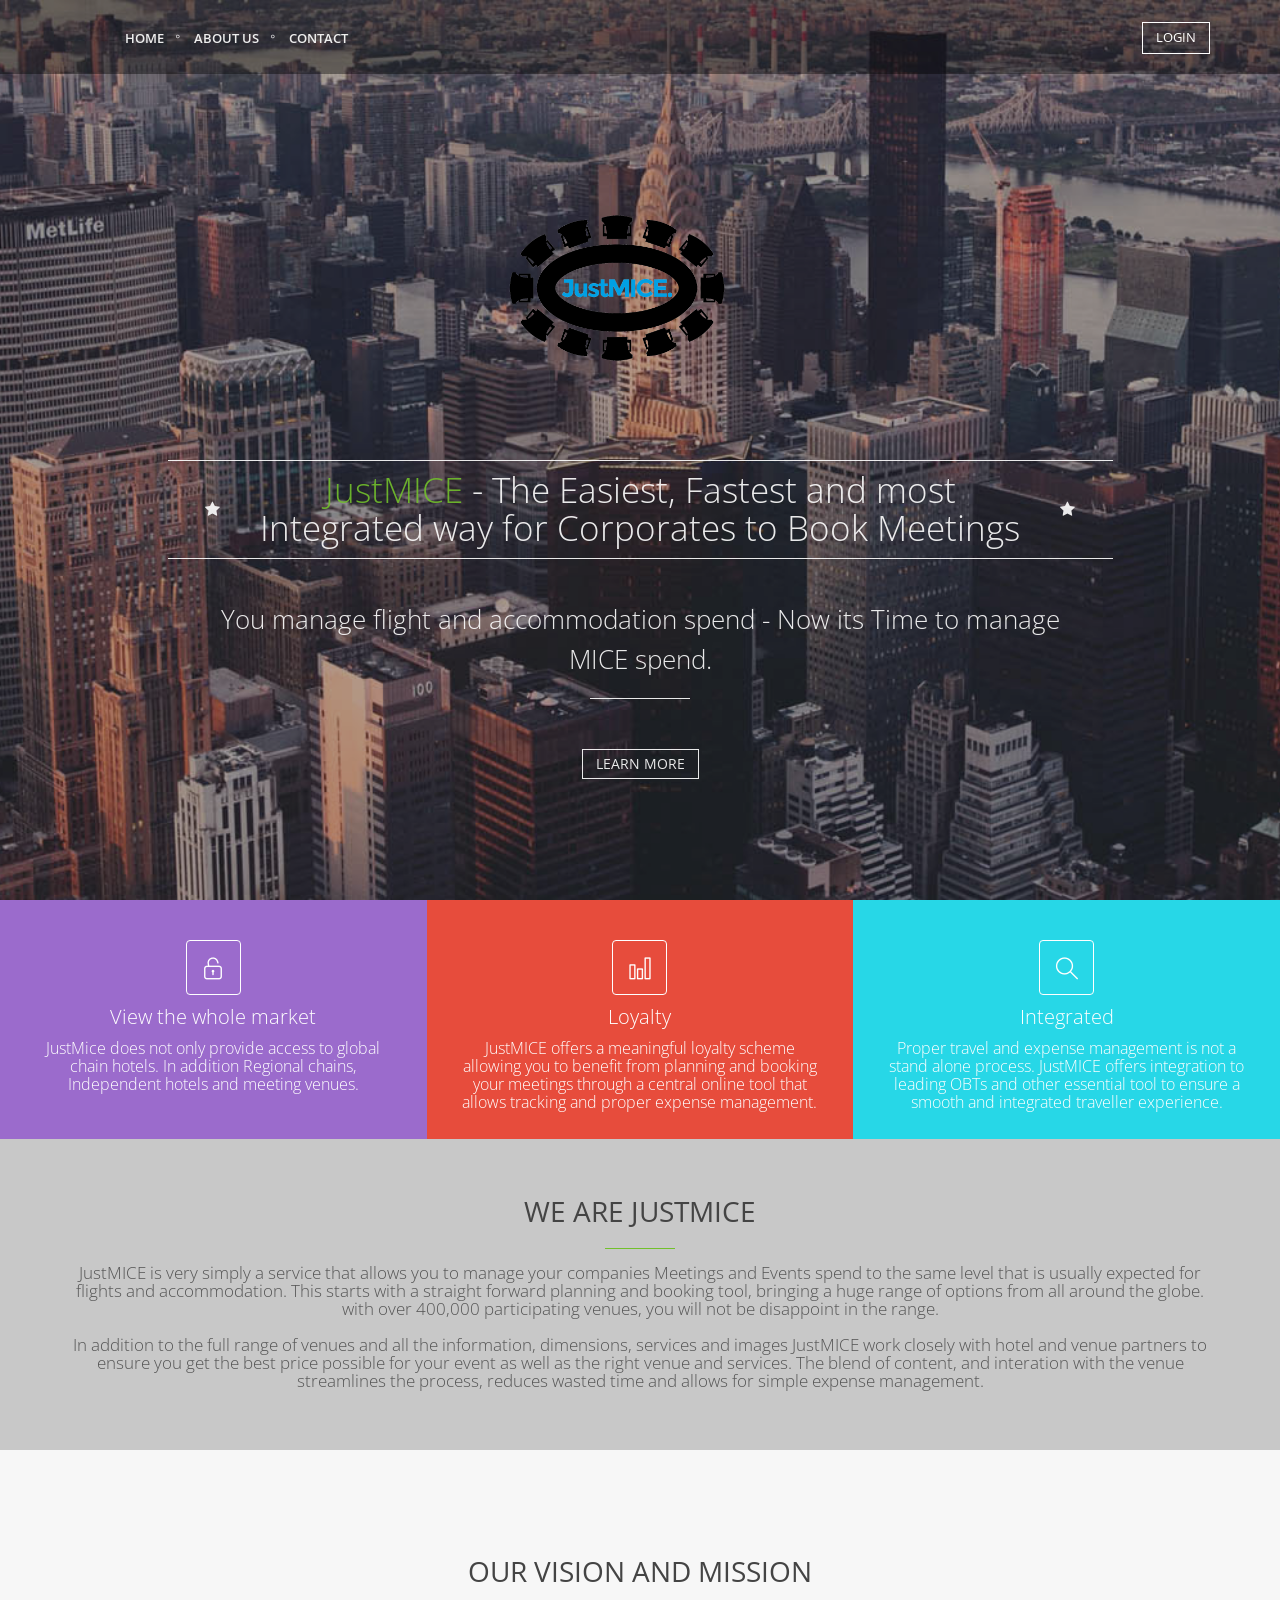
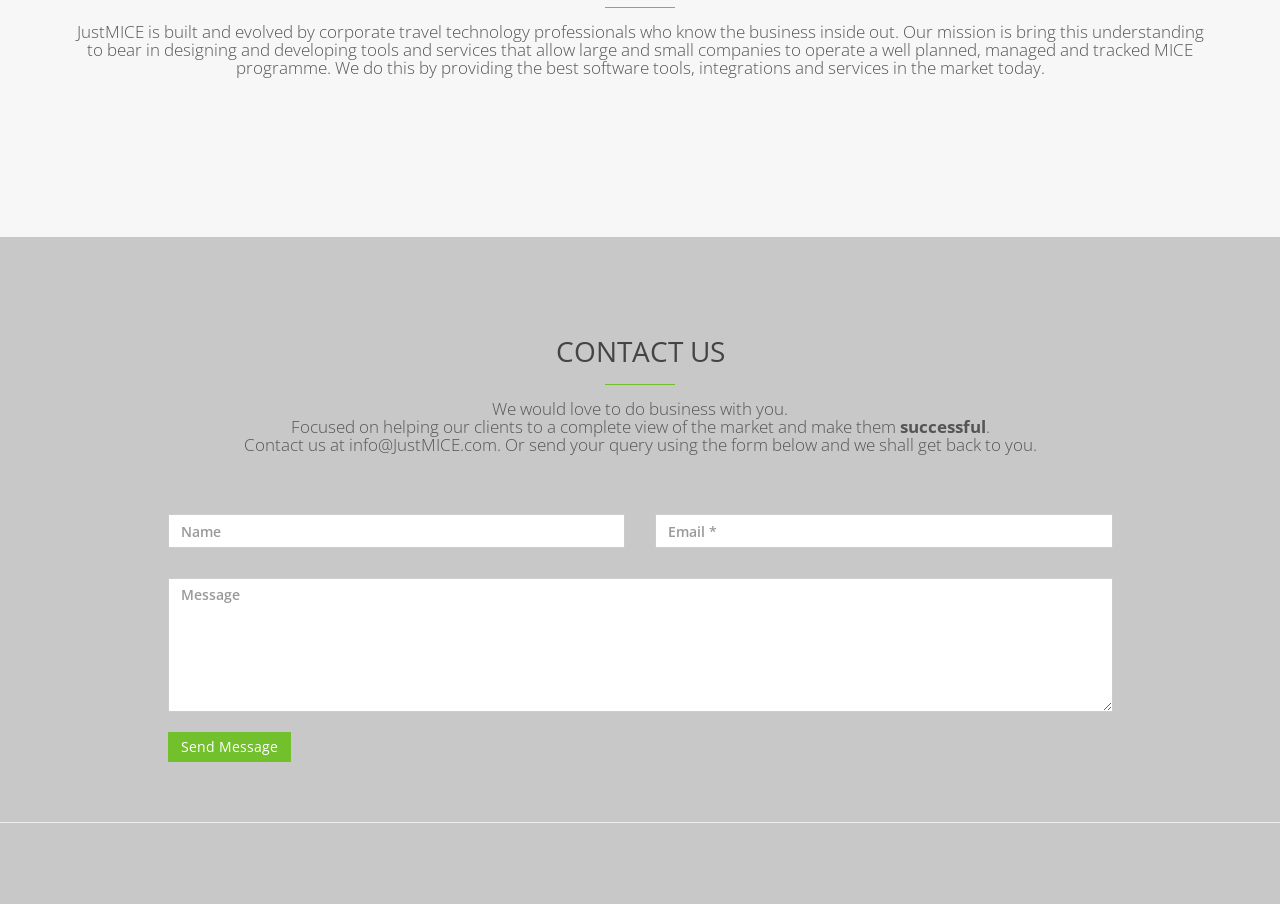
<file: index.html>
<!DOCTYPE html>
<!--[if IE 8]> <html lang="en" class="ie8"> <![endif]-->
<!--[if IE 9]> <html lang="en" class="ie9"> <![endif]-->
<!--[if !IE]><!--> <html lang="en"> <!--<![endif]-->
<head>
    <title>JustMICE | Vacation Rental Rate Shopping</title>

    <!-- Meta -->
    <meta charset="utf-8">
    <meta name="viewport" content="width=device-width, initial-scale=1.0">
    <meta name="description" content="JustMICE - Rate Shopping for the Vacation Rental and Hotel Industry">
    <meta name="author" content="">

    <!-- Favicon -->
    <link rel="shortcut icon" href="favicon.ico">

    <!-- Web Fonts -->
    <link rel='stylesheet' type='text/css' href='//fonts.googleapis.com/css?family=Open+Sans:400,300,600&subset=cyrillic,latin'>

    <!-- CSS Global Compulsory -->
    <link rel="stylesheet" href="assets/plugins/bootstrap/css/bootstrap.min.css">
    <link rel="stylesheet" href="assets/css/one.style.css">

    <!-- CSS Footer -->
    <link rel="stylesheet" href="assets/css/footers/footer-v7.css">

    <!-- CSS Implementing Plugins -->
    <link rel="stylesheet" href="assets/plugins/animate.css">
    <link rel="stylesheet" href="assets/plugins/line-icons/line-icons.css">
    <link rel="stylesheet" href="assets/plugins/font-awesome/css/font-awesome.min.css">
    <link rel="stylesheet" href="assets/plugins/pace/pace-flash.css">
    <link rel="stylesheet" href="assets/plugins/owl-carousel/owl.carousel.css">
    <link rel="stylesheet" href="assets/plugins/cube-portfolio/cubeportfolio/css/cubeportfolio.min.css">
    <link rel="stylesheet" href="assets/plugins/cube-portfolio/cubeportfolio/custom/custom-cubeportfolio.css">
    <link rel="stylesheet" href="assets/plugins/login-signup-modal-window/css/style.css">

    <!-- Style Switcher -->
    <link rel="stylesheet" href="assets/css/plugins/style-switcher.css">

    <!-- CSS Theme -->
    <link rel="stylesheet" href="assets/css/theme-colors/default.css" id="style_color">
    <link rel="stylesheet" href="assets/css/theme-skins/one.dark.css">

    <!-- CSS Customization -->
    <link rel="stylesheet" href="assets/css/custom.css">
</head>



    <!--=== Header ===-->
    <nav class="one-page-header one-page-header-style-2 navbar navbar-default navbar-fixed-top" role="navigation">
        <div class="container">
            <div class="menu-container page-scroll">
                <button type="button" class="navbar-toggle" data-toggle="collapse" data-target=".navbar-ex1-collapse">
                    <span class="sr-only">Toggle navigation</span>
                    <span class="icon-bar"></span>
                    <span class="icon-bar"></span>
                    <span class="icon-bar"></span>
                </button>

                <a class="navbar-brand" href="#intro">
                    <!-- <span>U</span>nify -->
                    
                </a>
            </div>

            <div class="log-reg-block-simple cd-log_reg">
                <a class="btn-u"  >Login</a>
            </div>
<!--
            <div class="top-contact-block">
                <i class="fa fa-phone fa-1"></i> <a href="tel:0 800 2000 123">0 800 2000 123</a>
            </div>
-->
            <!-- Collect the nav links, forms, and other content for toggling -->
            <div class="collapse navbar-collapse navbar-ex1-collapse">
                <div class="menu-container">
                    <ul class="nav navbar-nav">
                        <li class="page-scroll home">
                            <a href="index.html#intro">Home</a>
                        </li>
                        <li class="page-scroll">
                            <a href="index.html#about">About Us</a>
                        </li>
<!--                        <li class="page-scroll">
                            <a href="#faq">FAQ</a>
                        </li>
                        <li class="page-scroll">
                            <a href="#news">News</a>
                        </li>
-->                        <li class="page-scroll">
                            <a href="index.html#contact">Contact</a>
                        </li>
                    </ul>
                </div>
            </div>
            <!-- /.navbar-collapse -->
        </div>
        <!-- /.container -->
    </nav>
    <!--=== End Header ===-->

    <!-- Promo block BEGIN -->
    <section class="promo-section" id="intro">
        <!-- Fullscreen Static Image BEGIN -->
        <div class="fullscreen-static-image fullheight">
            <!-- Promo Content BEGIN -->
            <div class="container valign__middle">
            <div style="float: center"></div>
                <div class="row">
                  <div class="col-sm-10 col-sm-offset-2 text-center-xs">
                    &nbsp;&nbsp;&nbsp;&nbsp;&nbsp;&nbsp;&nbsp;&nbsp;&nbsp;&nbsp;&nbsp;&nbsp;&nbsp;<img src="assets/img/logo.png" alt="Logo" width="600">
                  </div>
                </div>
                <div class="row">
                  <div class="col-sm-10 col-sm-offset-1 text-center-xs">
                    <h2><span class="color-green">JustMICE</span>  - The Easiest, Fastest and most Integrated way for Corporates to Book Meetings </h2>
                    <div class="promo-text">
                        You manage flight and accommodation spend - Now its Time to manage MICE spend.<br>
                    </div>
                    <div class="promo-next">
                        <span class="page-scroll"><a class="btn-u btn-brd btn-brd-hover btn-u-light" href="#contact">Learn More</a></span>
                    </div>
                  </div>
                </div>
            </div>
          <!-- Promo Content END -->
        </div>
        <!-- Fullscreen Static Image END -->
    </section>
    <!-- Promo block END -->

    <!-- Colorful Service Blocks -->
    <section class="container-fluid">
        <div class="row no-gutter equal-height-columns margin-bottom-10">
            <div class="col-sm-4">
                <div class="service-block service-block-purple no-margin-bottom content equal-height-column" style="height: 239px;">
                    <i class="icon-custom icon-md rounded icon-color-light icon-line icon-lock-open"></i>
                    <h2 class="heading-md font-light">View the whole market</h2>
                    <p class="no-margin-bottom font-light">JustMice does not only provide access to global chain hotels. In addition Regional chains, Independent hotels and meeting venues.</p>
                </div>
            </div>
            <div class="col-sm-4">
                <div class="service-block service-block-red no-margin-bottom content equal-height-column" style="height: 239px;">
                    <i class="icon-custom icon-md rounded icon-color-light icon-line icon-bar-chart"></i>
                    <h2 class="heading-md font-light">Loyalty</h2>
                    <p class="no-margin-bottom font-light">JustMICE offers a meaningful loyalty scheme allowing you to benefit from planning and booking your meetings through a central online tool that allows tracking and proper expense management. </p> 
                </div>
            </div>
            <div class="col-sm-4">
                <div class="service-block service-block-aqua no-margin-bottom content equal-height-column" style="height: 239px;">
                    <i class="icon-custom icon-md rounded icon-color-light icon-line icon-magnifier"></i>
                    <h2 class="heading-md font-light">Integrated</h2>
                    <p class="no-margin-bottom font-light">Proper travel and expense management is not a stand alone process. JustMICE offers integration to leading OBTs and other essential tool to ensure a smooth and integrated traveller experience.</p>
                </div>
            </div>
        </div>        
    </section>
    <!-- End Colorful Service Blocks -->

    <!--  About Section -->
    <section id="about" class="about-section">
        <!-- Intro Block -->
        <div class="container padding-top-60">
            <div class="title-v1">
                <h1>We are JustMICE</h1>
                <p>JustMICE is very simply a service that allows you to manage your companies Meetings and Events spend to the same level that is usually expected for flights and accommodation. This starts with a straight forward planning and booking tool, bringing a huge range of options from all around the globe. with over 400,000 participating venues, you will not be disappoint in the range. </br></br>
                In addition to the full range of venues and all the information, dimensions, services and images JustMICE work closely with hotel and venue partners to ensure you get the best price possible for your event as well as the right venue and services. The blend of content, and interation with the venue streamlines the process, reduces wasted time and allows for simple expense management.
            </div>
        </div>

        <!-- Our Vision And Mission -->
        <div class="bg-color-light">
            <div class="container content-lg">
                <div class="title-v1">
                    <h2>Our Vision And Mission</h2>
                    <p>JustMICE is built and evolved by corporate travel technology professionals who know the business inside out. Our mission is bring this understanding to bear in designing and developing tools and services that allow large and small companies to operate a well planned, managed and tracked MICE programme. We do this by providing the best software tools, integrations and services in the market today.</p>
                </div>

            </div>
        </div>

        <!-- End Our Vision And Mission -->


    <!-- Contacts BEGIN -->
    <section id="contact" class="contacts-section2">
        <div class="container content">
            <div class="title-v1">
                <h2>Contact Us</h2>
                <p>We would love to do business with you. <br>
                Focused on helping our clients to a complete view of the market and make them <strong>successful</strong>.</br>
                Contact us at <a href="mailto:info@JustMICE.com">info@JustMICE.com</a>. 
                Or send your query using the form below and we shall get back to you. </p>
            </div>

            <div class="row">
                <div class="col-md-offset-1 col-md-20 col-sm-10">
                    <form action="assets/php/sky-forms-pro/demo-contacts-process.php" method="post" id="sky-form3" class="sky-form contact-style">
                        <fieldset>
                            <div class="row margin-bottom-30">
                                <div class="col-md-6 col-md-offset-0">
                                    <div>
                                        <input type="text" name="name" id="name" class="form-control" placeholder="Name">
                                    </div>
                                </div>
                                <div class="col-md-6 col-md-offset-0">
                                    <div>
                                        <input type="text" name="email" id="email" class="form-control" placeholder="Email *">
                                    </div>
                                </div>
                            </div>

                            <div class="row margin-bottom-20">
                                <div class="col-md-12 col-md-offset-0">
                                    <div>
                                        <textarea rows="6" name="message" id="message" class="form-control" placeholder="Message"></textarea>
                                    </div>
                                </div>
                            </div>

                            <p><button type="submit" class="btn-u">Send Message</button></p>
                        </fieldset>

                        <div class="message">
                            <i class="rounded-x fa fa-check"></i>
                            <p>Your message was successfully sent!</p>
                        </div>
                    </form>
                </div>


            </div>
        </div>
    </section>
    <!-- Contacts END -->

<!-- Footer simple BEGIN -->
    <section class="footer-simple">
      <div class="container">
        <div class="row">
          <div class="col-md-6 col-sm-8 col-xs-7 text-right pull-right">
            <ul class="social-icons">
                <li><a class="social_facebook rounded-x" data-original-title="Facebook" href="#"></a></li>
                <li><a class="social_twitter rounded-x" data-original-title="Twitter" href="#"></a></li>
                <li><a class="social_googleplus rounded-x" data-original-title="Goole Plus" href="#"></a></li>
                <li><a class="social_pintrest rounded-x" data-original-title="Pinterest" href="#"></a></li>
                <li><a class="social_linkedin rounded-x" data-original-title="Linkedin" href="#"></a></li>
            </ul>
          </div>
        </div>
      </div>
    </section>

<!-- Footer simple END -->
<!-- Login Form -->

    <div class="cd-user-modal">
        <div class="cd-user-modal-container">
            <ul class="cd-switcher">
                <li><a href="javascript:void(0);">Login</a></li>
                <li><a href="javascript:void(0);">Register</a></li>
            </ul>
            </br></br>
            <div style="color: red;" id="msgwrong"></div>
            <div id="cd-login">
                <form class="cd-form" action="logged.html">
                    <p class="social-login">
                        <span class="social-login-facebook"><a href="#"><i class="fa fa-facebook"></i> Facebook</a></span>
                        <span class="social-login-google"><a href="#"><i class="fa fa-google"></i> Google</a></span>
                        <span class="social-login-twitter"><a href="#"><i class="fa fa-twitter"></i> Twitter</a></span>
                    </p>

                    <div class="lined-text"><span>Or use your account on Unify</span><hr></div>

                    <p class="fieldset">
                        <label class="image-replace cd-email" for="signin-email">E-mail</label>
                        <input class="full-width has-padding has-border" id="signin-email" type="text" placeholder="E-mail">
                        <span class="cd-error-message">Error message here!</span>
                    </p>

                    <p class="fieldset">
                        <label class="image-replace cd-password" for="signin-password">Password</label>
                        <input class="full-width has-padding has-border" id="signin-password" type="text"  placeholder="Password">
                        <a href="javascript:void(0);" class="hide-password">Hide</a>
                        <span class="cd-error-message">Error message here!</span>
                    </p>

                    <p class="fieldset">
                        <input type="checkbox" id="remember-me" checked>
                        <label for="remember-me">Remember me</label>
                    </p>

                    <p class="fieldset">
                        <input class="full-width" onclick="if($('#signin-email').val()=='keith@gmail.com' && $('#signin-password').val()=='keithkeith'){window.location.href = 'logged.html';}else{$('#msgwrong').text('&nbsp;&nbsp;&nbsp;&nbsp;&nbsp;&nbsp;Wrong username or password!');} " type="submit" value="Login">
                    </p>
                </form>

                <p class="cd-form-bottom-message"><a href="javascript:void(0);">Forgot your password?</a></p>
            </div>

            <div id="cd-signup">
                <form class="cd-form">
                    <p class="social-login">
                        <span class="social-login-facebook"><a href="#"><i class="fa fa-facebook"></i> Facebook</a></span>
                        <span class="social-login-google"><a href="#"><i class="fa fa-google"></i> Google</a></span>
                        <span class="social-login-twitter"><a href="#"><i class="fa fa-twitter"></i> Twitter</a></span>
                    </p>

                    <div class="lined-text"><span>Or register your new account on Unify</span><hr></div>

                    <p class="fieldset">
                        <label class="image-replace cd-username" for="signup-username">Username</label>
                        <input class="full-width has-padding has-border" id="signup-username" type="text" placeholder="Username">
                        <span class="cd-error-message">Error message here!</span>
                    </p>

                    <p class="fieldset">
                        <label class="image-replace cd-email" for="signup-email">E-mail</label>
                        <input class="full-width has-padding has-border" id="signup-email" type="text" placeholder="E-mail">
                        <span class="cd-error-message">Error message here!</span>
                    </p>

                    <p class="fieldset">
                        <label class="image-replace cd-password" for="signup-password">Password</label>
                        <input class="full-width has-padding has-border" id="signup-password" type="text"  placeholder="Password">
                        <a href="javascript:void(0);" class="hide-password">Hide</a>
                        <span class="cd-error-message">Error message here!</span>
                    </p>

                    <p class="fieldset">
                        <input type="checkbox" id="accept-terms">
                        <label for="accept-terms">I agree to the <a href="javascript:void(0);">Terms</a></label>
                    </p>

                    <p class="fieldset">
                        <input class="full-width has-padding" type="submit" value="Create account">
                    </p>
                </form>

            </div>

            <div id="cd-reset-password">
                <p class="cd-form-message">Lost your password? Please enter your email address. You will receive a link to create a new password.</p>

                <form class="cd-form">
                    <p class="fieldset">
                        <label class="image-replace cd-email" for="reset-email">E-mail</label>
                        <input class="full-width has-padding has-border" id="reset-email" type="email" placeholder="E-mail">
                        <span class="cd-error-message">Error message here!</span>
                    </p>

                    <p class="fieldset">
                        <input class="full-width has-padding" type="submit" value="Reset password">
                    </p>
                </form>

                <p class="cd-form-bottom-message"><a href="javascript:void(0);">Back to log-in</a></p>
            </div>
            <a href="javascript:void(0);" class="cd-close-form">Close</a>
        </div>
    </div>
<!-- -->
</section>
<!-- End Contact Section -->

    <!-- JS Global Compulsory -->
    <script src="assets/plugins/jquery/jquery.min.js"></script>
    <script src="assets/plugins/jquery/jquery-migrate.min.js"></script>
    <script src="assets/plugins/bootstrap/js/bootstrap.min.js"></script>
    <!-- JS Implementing Plugins -->
    <script src="assets/plugins/smoothScroll.js"></script>
    <script src="assets/plugins/jquery.easing.min.js"></script>
    <script src="assets/plugins/pace/pace.min.js"></script>
    <script src="assets/plugins/jquery.parallax.js"></script>
    <script src="assets/plugins/counter/waypoints.min.js"></script>
    <script src="assets/plugins/counter/jquery.counterup.min.js"></script>
    <script src="assets/plugins/owl-carousel/owl.carousel.js"></script>
    <script src="assets/plugins/sky-forms-pro/skyforms/js/jquery.form.min.js"></script>
    <script src="assets/plugins/sky-forms-pro/skyforms/js/jquery.validate.min.js"></script>
    <script src="assets/plugins/cube-portfolio/cubeportfolio/js/jquery.cubeportfolio.min.js"></script>
    <script src="assets/plugins/modernizr.js"></script>
    <script src="assets/plugins/login-signup-modal-window/js/main.js"></script> <!-- Gem jQuery -->
    <script src="assets/plugins/backstretch/backstretch-ini.js"></script> <!-- promo -->

    <!-- JS Page Level-->
    <script src="assets/js/one.app.js"></script>
    <script src="assets/js/forms/login.js"></script>
    <script src="assets/js/forms/contact.js"></script>
    <script src="assets/js/plugins/pace-loader.js"></script>
    <script src="assets/js/plugins/owl-carousel.js"></script>
    <script src="assets/js/plugins/style-switcher.js"></script>
    <script src="assets/js/plugins/cube-portfolio/cube-portfolio-lightbox.js"></script>
    <script>
        jQuery(document).ready(function() {
            App.init();
            App.initCounter();
            App.initParallaxBg();
            LoginForm.initLoginForm();
            ContactForm.initContactForm();
            OwlCarousel.initOwlCarousel();
            StyleSwitcher.initStyleSwitcher();
        });
    </script>
    <!--[if lt IE 9]>
        <script src="assets/plugins/respond.js"></script>
        <script src="assets/plugins/html5shiv.js"></script>
        <script src="assets/js/plugins/placeholder-IE-fixes.js"></script>
        <script src="assets/plugins/sky-forms-pro/skyforms/js/sky-forms-ie8.js"></script>
    <![endif]-->

    <!--[if lt IE 10]>
        <script src="assets/plugins/sky-forms-pro/skyforms/js/jquery.placeholder.min.js"></script>
    <![endif]-->
</body>
</html>
</file>
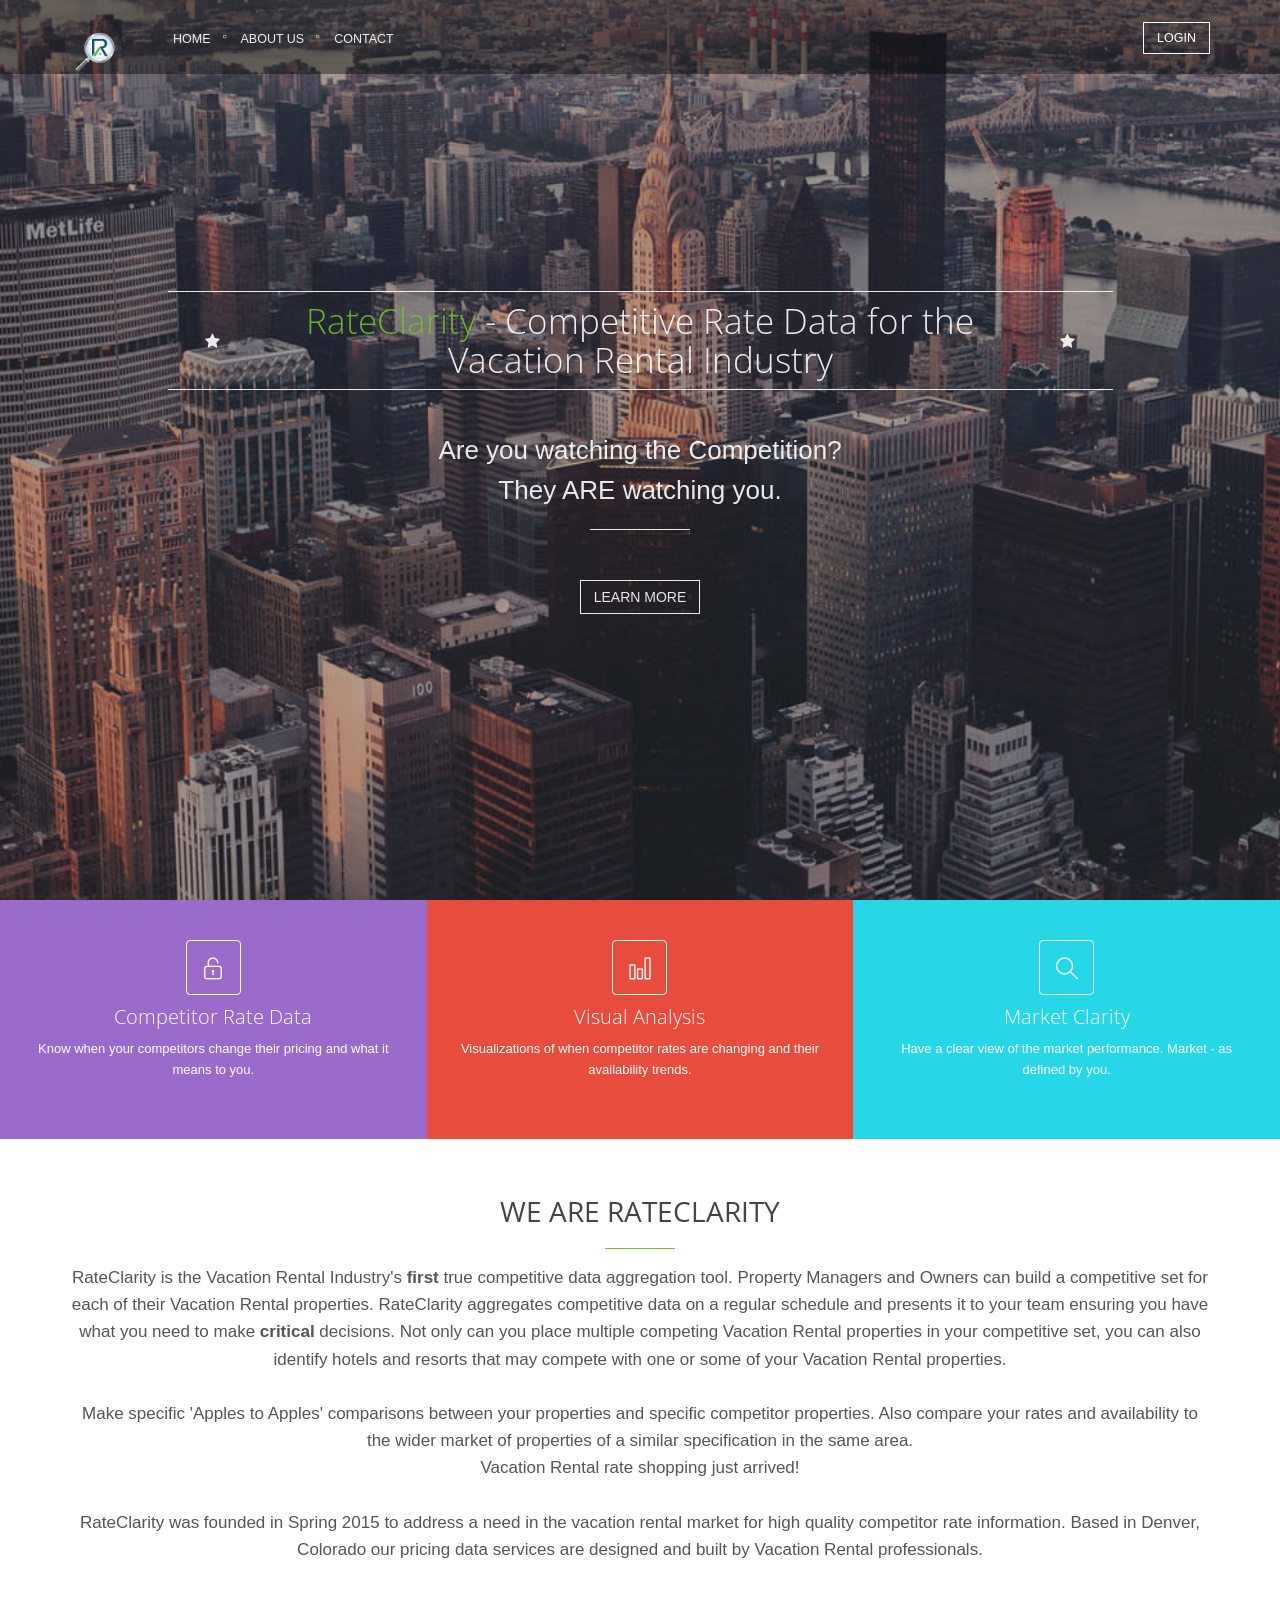
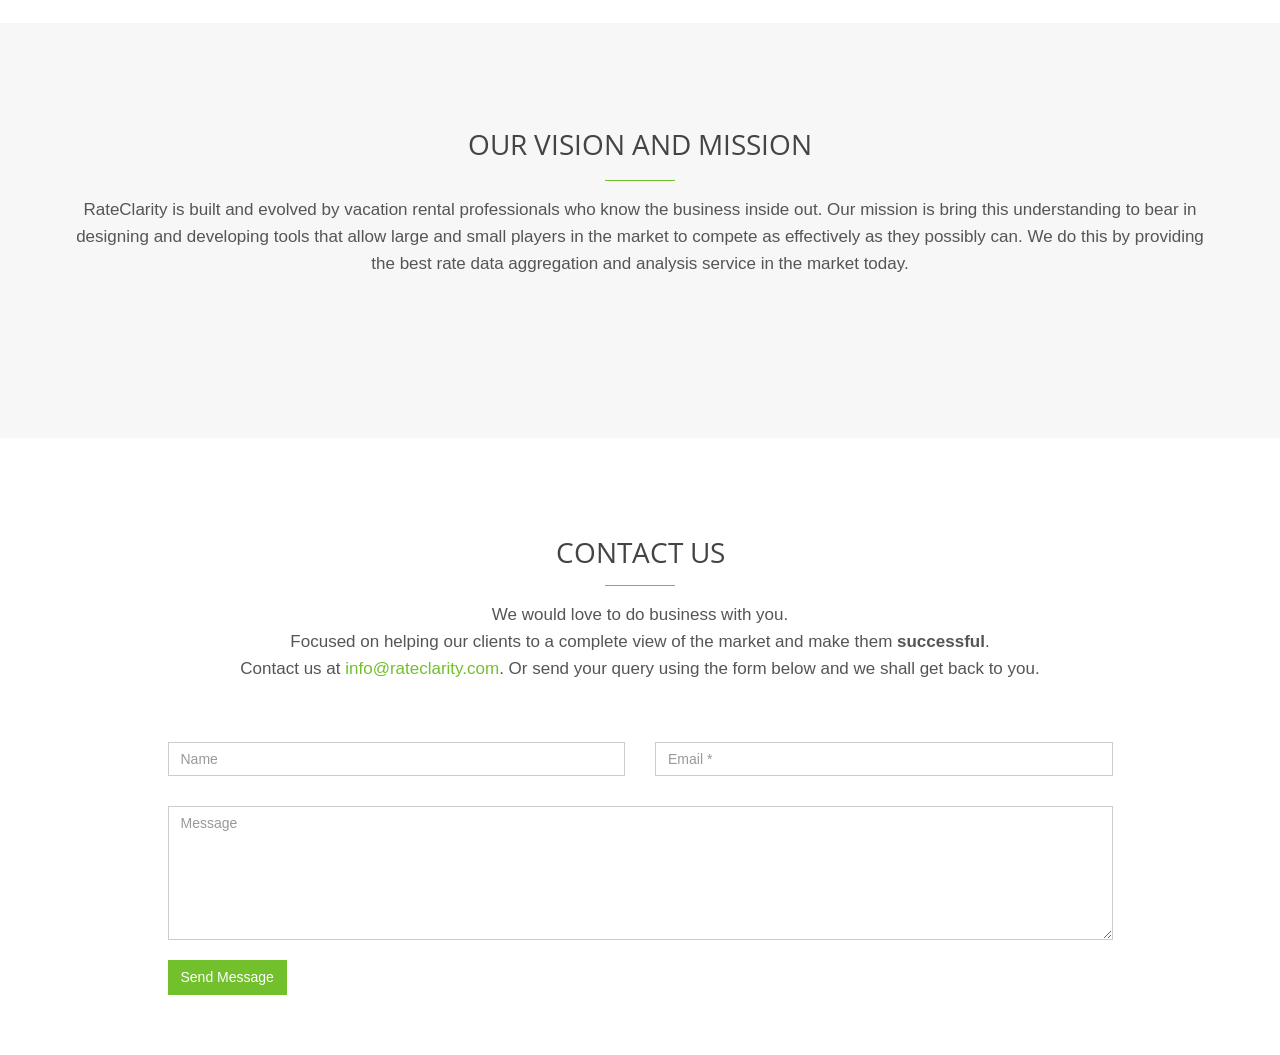
<file: web/index.html>
<!DOCTYPE html>
<!--[if IE 8]> <html lang="en" class="ie8"> <![endif]-->
<!--[if IE 9]> <html lang="en" class="ie9"> <![endif]-->
<!--[if !IE]><!--> <html lang="en"> <!--<![endif]-->
<head>
    <title>RateClarity | Vacation Rental Rate Shopping</title>

    <!-- Meta -->
    <meta charset="utf-8">
    <meta name="viewport" content="width=device-width, initial-scale=1.0">
    <meta name="description" content="RateClarity - Rate Shopping for the Vacation Rental and Hotel Industry">
    <meta name="author" content="">

    <!-- Favicon -->
    <link rel="shortcut icon" href="favicon.ico">

    <!-- Web Fonts -->
    <link rel='stylesheet' type='text/css' href='//fonts.googleapis.com/css?family=Open+Sans:400,300,600&amp;subset=cyrillic,latin'>

    <!-- CSS Global Compulsory -->
    <link rel="stylesheet" href="assets/plugins/bootstrap/css/bootstrap.min.css">
    <link rel="stylesheet" href="assets/css/one.style.css">

    <!-- CSS Footer -->
    <link rel="stylesheet" href="assets/css/footers/footer-v7.css">

    <!-- CSS Implementing Plugins -->
    <link rel="stylesheet" href="assets/plugins/animate.css">
    <link rel="stylesheet" href="assets/plugins/line-icons/line-icons.css">
    <link rel="stylesheet" href="assets/plugins/font-awesome/css/font-awesome.min.css">
    <link rel="stylesheet" href="assets/plugins/pace/pace-flash.css">
    <link rel="stylesheet" href="assets/plugins/owl-carousel/owl.carousel.css">
    <link rel="stylesheet" href="assets/plugins/cube-portfolio/cubeportfolio/css/cubeportfolio.min.css">
    <link rel="stylesheet" href="assets/plugins/cube-portfolio/cubeportfolio/custom/custom-cubeportfolio.css">
    <link rel="stylesheet" href="assets/plugins/login-signup-modal-window/css/style.css">

    <!-- Style Switcher -->
    <link rel="stylesheet" href="assets/css/plugins/style-switcher.css">

    <!-- CSS Theme -->
    <link rel="stylesheet" href="assets/css/theme-colors/default.css" id="style_color">
    <link rel="stylesheet" href="assets/css/theme-skins/one.dark.css">

    <!-- CSS Customization -->
    <link rel="stylesheet" href="assets/css/custom.css">
</head>



    <!--=== Header ===-->
    <nav class="one-page-header one-page-header-style-2 navbar navbar-default navbar-fixed-top" role="navigation">
        <div class="container">
            <div class="menu-container page-scroll">
                <button type="button" class="navbar-toggle" data-toggle="collapse" data-target=".navbar-ex1-collapse">
                    <span class="sr-only">Toggle navigation</span>
                    <span class="icon-bar"></span>
                    <span class="icon-bar"></span>
                    <span class="icon-bar"></span>
                </button>

                <a class="navbar-brand" href="#intro">
                    <!-- <span>U</span>nify -->
                    <img src="assets/img/rateclarity_logo.png" alt="Logo" width="48" height="48">
                </a>
            </div>

            <div class="log-reg-block-simple cd-log_reg">
                <a class="btn-u" href="http://rateclarity.com/rateclarity">Login</a>
            </div>
<!--
            <div class="top-contact-block">
                <i class="fa fa-phone fa-1"></i> <a href="tel:0 800 2000 123">0 800 2000 123</a>
            </div>
-->
            <!-- Collect the nav links, forms, and other content for toggling -->
            <div class="collapse navbar-collapse navbar-ex1-collapse">
                <div class="menu-container">
                    <ul class="nav navbar-nav">
                        <li class="page-scroll home">
                            <a href="#intro">Home</a>
                        </li>
                        <li class="page-scroll">
                            <a href="#about">About Us</a>
                        </li>
<!--                        <li class="page-scroll">
                            <a href="#faq">FAQ</a>
                        </li>
                        <li class="page-scroll">
                            <a href="#news">News</a>
                        </li>
-->                        <li class="page-scroll">
                            <a href="#contact">Contact</a>
                        </li>
                    </ul>
                </div>
            </div>
            <!-- /.navbar-collapse -->
        </div>
        <!-- /.container -->
    </nav>
    <!--=== End Header ===-->

    <!-- Promo block BEGIN -->
    <section class="promo-section" id="intro">
        <!-- Fullscreen Static Image BEGIN -->
        <div class="fullscreen-static-image fullheight">
            <!-- Promo Content BEGIN -->
            <div class="container valign__middle">
                <div class="row">
                  <div class="col-sm-10 col-sm-offset-1 text-center-xs">
                    <h2><span class="color-green">RateClarity</span>  - Competitive Rate Data for the Vacation Rental Industry </h2>
                    <div class="promo-text">
                        Are you watching the Competition?</br> 
                        They ARE watching you.<br>
                    </div>
                    <div class="promo-next">
                        <span class="page-scroll"><a class="btn-u btn-brd btn-brd-hover btn-u-light" href="#contact">Learn More</a></span>
                    </div>
                  </div>
                </div>
            </div>
          <!-- Promo Content END -->
        </div>
        <!-- Fullscreen Static Image END -->
    </section>
    <!-- Promo block END -->

    <!-- Colorful Service Blocks -->
    <section class="container-fluid">
        <div class="row no-gutter equal-height-columns margin-bottom-10">
            <div class="col-sm-4">
                <div class="service-block service-block-purple no-margin-bottom content equal-height-column" style="height: 239px;">
                    <i class="icon-custom icon-md rounded icon-color-light icon-line icon-lock-open"></i>
                    <h2 class="heading-md font-light">Competitor Rate Data</h2>
                    <p class="no-margin-bottom font-light">Know when your competitors change their pricing and what it means to you.</p>
                </div>
            </div>
            <div class="col-sm-4">
                <div class="service-block service-block-red no-margin-bottom content equal-height-column" style="height: 239px;">
                    <i class="icon-custom icon-md rounded icon-color-light icon-line icon-bar-chart"></i>
                    <h2 class="heading-md font-light">Visual Analysis</h2>
                    <p class="no-margin-bottom font-light">Visualizations of when competitor rates are changing and their availability trends. </p> 
                </div>
            </div>
            <div class="col-sm-4">
                <div class="service-block service-block-aqua no-margin-bottom content equal-height-column" style="height: 239px;">
                    <i class="icon-custom icon-md rounded icon-color-light icon-line icon-magnifier"></i>
                    <h2 class="heading-md font-light">Market Clarity</h2>
                    <p class="no-margin-bottom font-light">Have a clear view of the market performance. Market - as defined by you.</p>
                </div>
            </div>
        </div>        
    </section>
    <!-- End Colorful Service Blocks -->

    <!--  About Section -->
    <section id="about" class="about-section">
        <!-- Intro Block -->
        <div class="container padding-top-60">
            <div class="title-v1">
                <h1>We are RateClarity</h1>
                <p>RateClarity is the Vacation Rental Industry's <strong>first</strong> true competitive data aggregation tool. Property Managers and Owners can build a competitive set for each of their Vacation Rental properties. RateClarity aggregates competitive data on a regular schedule and presents it to your team ensuring you have what you need to make <strong>critical</strong> decisions. Not only can you place multiple competing Vacation Rental properties in your competitive set, you can also identify hotels and resorts that may compete with one or some of your Vacation Rental properties. </br></br>
                Make specific 'Apples to Apples' comparisons between your properties and specific competitor properties. Also compare your rates and availability to the wider market of properties of a similar specification in the same area. </br>
                Vacation Rental rate shopping just arrived! </br></br>
                RateClarity was founded in Spring 2015 to address a need in the vacation rental market for high quality competitor rate information. Based in Denver, Colorado our pricing data services are designed and built by Vacation Rental professionals. 	
            </div>
        </div>

<!-- Testimonials

       <div class="what-people-say">
            <div class="container content-lg">
                <div class="title-v1">
                    <h2>What People Say</h2>
                    <p>We do <strong>things</strong> differently company providing key digital services. <br>
                    Focused on helping our clients to build a <strong>successful</strong> business on web and mobile.</p>
                </div>

                <div class="testimonials-v6 testimonials-wrap">
                    <div class="row margin-bottom-50">
                        <div class="col-md-6 md-margin-bottom-50">
                            <div class="testimonials-info rounded-bottom">
                                <img alt="" src="assets/img/testimonials/img5.jpg" class="rounded-x">
                                <div class="testimonials-desc">
                                    <p>Donec quis lorem sit amet nibh tempor porttitor non eu justo. Fusce iaculis scelerisque nibh at rhoncus. Aliquam blandit.</p>
                                    <strong>Evan Bohringer</strong>
                                    <span>Web Developer</span>
                                </div>
                            </div>
                        </div>
                        <div class="col-md-6">
                            <div class="testimonials-info rounded-bottom">
                                <img alt="" src="assets/img/testimonials/img6.jpg" class="rounded-x">
                                <div class="testimonials-desc">
                                    <p>Donec quis lorem sit amet nibh tempor porttitor non eu justo. Fusce iaculis scelerisque nibh at rhoncus. Aliquam blandit.</p>
                                    <strong>Sara Lisbon</strong>
                                    <span>Designer</span>
                                </div>
                            </div>
                        </div>
                    </div>

                    <div class="row margin-bottom-20">
                        <div class="col-md-6 md-margin-bottom-50">
                            <div class="testimonials-info rounded-bottom">
                                <img alt="" src="assets/img/testimonials/img3.jpg" class="rounded-x">
                                <div class="testimonials-desc">
                                    <p>Donec quis lorem sit amet nibh tempor porttitor non eu justo. Fusce iaculis scelerisque nibh at rhoncus. Aliquam blandit.</p>
                                    <strong>Alice Williams</strong>
                                    <span>Web Developer</span>
                                </div>
                            </div>
                        </div>
                        <div class="col-md-6">
                            <div class="testimonials-info rounded-bottom">
                                <img alt="" src="assets/img/testimonials/img2.jpg" class="rounded-x">
                                <div class="testimonials-desc">
                                    <p>Donec quis lorem sit amet nibh tempor porttitor non eu justo. Fusce iaculis scelerisque nibh at rhoncus. Aliquam blandit.</p>
                                    <strong>Jane Wearne</strong>
                                    <span>Technical Direector</span>
                                </div>
                            </div>
                        </div>
                    </div>
               </div>
            </div>
        </div>

End Testimonials -->

        <!-- Our Vision And Mission -->
        <div class="bg-color-light">
            <div class="container content-lg">
                <div class="title-v1">
                    <h2>Our Vision And Mission</h2>
                    <p>RateClarity is built and evolved by vacation rental professionals who know the business inside out. Our mission is bring this understanding to bear in designing and developing tools that allow large and small players in the market to compete as effectively as they possibly can. We do this by providing the best rate data aggregation and analysis service in the market today.</p>
                </div>

            </div>
        </div>

        <!-- End Our Vision And Mission -->

<!-- Team Block

     <div class="team-v1 content-lg">
            <div class="container">
                <div class="title-v1">
                    <h2>Meet Our Team</h2>
                    <p>We <strong>meet</strong> and get to know you. You tell us and we listen. <br>
                    We build your website to realise your vision and we <strong>deliver</strong> the ready product.</p>
                </div>

                <div class="row team-v6">
                    <div class="col-md-3 col-sm-6 md-margin-bottom-50">
                        <img alt="" src="assets/img/team/img3-md.jpg" class="img-responsive">
                        <span>David Case</span>
                        <small>Graphic Designer</small>
                        <ul class="list-inline social-icons-v1">
                            <li><a href="#"><i class="rounded-x fa fa-twitter"></i></a></li>
                            <li><a href="#"><i class="rounded-x fa fa-facebook"></i></a></li>
                            <li><a href="#"><i class="rounded-x fa fa-google-plus"></i></a></li>
                        </ul>
                    </div>
                    <div class="col-md-3 col-sm-6 md-margin-bottom-50">
                        <img alt="" src="assets/img/team/img5-md.jpg" class="img-responsive">
                        <span>Sara Lisbon</span>
                        <small>Community</small>
                        <ul class="list-inline social-icons-v1">
                            <li><a href="#"><i class="rounded-x fa fa-twitter"></i></a></li>
                            <li><a href="#"><i class="rounded-x fa fa-facebook"></i></a></li>
                            <li><a href="#"><i class="rounded-x fa fa-google-plus"></i></a></li>
                        </ul>
                    </div>
                    <div class="col-md-3 col-sm-6 sm-margin-bottom-50">
                        <img alt="" src="assets/img/team/img2-md.jpg" class="img-responsive">
                        <span>Alice Williams</span>
                        <small>Support</small>
                        <ul class="list-inline social-icons-v1">
                            <li><a href="#"><i class="rounded-x fa fa-twitter"></i></a></li>
                            <li><a href="#"><i class="rounded-x fa fa-facebook"></i></a></li>
                            <li><a href="#"><i class="rounded-x fa fa-google-plus"></i></a></li>
                        </ul>
                    </div>
                    <div class="col-md-3 col-sm-6">
                        <img alt="" src="assets/img/team/img1-md.jpg" class="img-responsive">
                        <span>John Doe</span>
                        <small>Marketing</small>
                        <ul class="list-inline social-icons-v1">
                            <li><a href="#"><i class="rounded-x fa fa-twitter"></i></a></li>
                            <li><a href="#"><i class="rounded-x fa fa-facebook"></i></a></li>
                            <li><a href="#"><i class="rounded-x fa fa-google-plus"></i></a></li>
                        </ul>
                    </div>
                </div>
            </div>
        </div> 

End Team Block -->

<!-- Parallax Counter

        <div class="parallax-counter-v4 parallaxBg1" id="facts">
            <div class="container content-sm">
                <div class="row">
                    <div class="col-md-3 col-xs-6 md-margin-bottom-50">
                        <i class="icon-cup"></i>
                        <span class="counter">265</span>
                        <h4>Coffee's Drunk</h4>
                    </div>
                    <div class="col-md-3 col-xs-6 md-margin-bottom-50">
                        <i class="icon-clock"></i>
                        <span class="counter">5957</span>
                        <h4>Working Hours</h4>
                    </div>
                    <div class="col-md-3 col-xs-6">
                        <i class="icon-emoticon-smile"></i>
                        <span class="counter">3495</span>
                        <h4>Happy Clients</h4>
                    </div>
                    <div class="col-md-3 col-xs-6">
                        <i class="icon-bulb"></i>
                        <span class="counter">576</span>
                        <h4>New Ideas</h4>
                    </div>
                </div>
            </div>
        </div>
    </section>
-->
 
<!--  About Section

    <section id="faq">
        <div class="container content-lg">
            <div class="title-v1">
                <h2>Frequently Asked Questions</h2>
                <p>We do <strong>things</strong> differently company providing key digital services. <br>
                Focused on helping our clients to build a <strong>successful</strong> business on web and mobile.</p>
            </div>

            <div class="row service-box-v1">
                <div class="col-md-4 col-sm-6">
                    <div class="service-block service-block-default">
                        <i class="icon-custom icon-lg icon-bg-u rounded-x fa fa-lightbulb-o"></i>
                        <h2 class="heading-md">Web Design &amp; Development</h2>
                        <p>Donec id elit non mi porta gravida at eget metus id elit mi egetine. Fusce dapibus</p>
                        <ul class="list-unstyled">
                            <li>Logo &amp; Brand Design</li>
                            <li>Mobile Development</li>
                            <li>E-commerce</li>
                            <li>App &amp; Icon Design</li>
                            <li>Responsive Web Desgin</li>
                        </ul>
                    </div>
                </div>
                <div class="col-md-4 col-sm-6">
                    <div class="service-block service-block-default">
                        <i class="icon-custom icon-lg icon-bg-u rounded-x icon-line icon-present"></i>
                        <h2 class="heading-sm">Marketing &amp; Cunsulting</h2>
                        <p>Donec id elit non mi porta gravida at eget metus id elit mi egetine usce dapibus elit nondapibus</p>
                        <ul class="list-unstyled">
                            <li>Analysis &amp; Consulting</li>
                            <li>Mobile Development</li>
                            <li>Email Marketing</li>
                            <li>App &amp; Icon Design</li>
                            <li>Responsive Web Desgin</li>
                        </ul>
                    </div>
                </div>
                <div class="col-md-4 col-sm-12">
                    <div class="service-block service-block-default">
                        <i class="icon-custom icon-lg icon-bg-u rounded-x icon-line icon-rocket"></i>
                        <h2 class="heading-sm">SEO &amp; Advertising</h2>
                        <p>Donec id elit non mi porta gravida at eget metus id elit mi egetine. Fusce dapibus</p>
                        <ul class="list-unstyled">
                            <li>Google AdSense</li>
                            <li>Social Media</li>
                            <li>Display Advertising</li>
                            <li>App &amp; Icon Design</li>
                            <li>Analysis &amp; Consulting</li>
                        </ul>
                    </div>
                </div>
            </div>
        </div>
    </section>
    
End Services Section -->


<!-- Portfolio Section

    <section id="portfolio">
        <div class="container content-lg">
            <div class="title-v1">
                <h2>Our Portfolio</h2>
                <p>We do <strong>things</strong> differently company providing key digital services. <br>
                Focused on helping our clients to build a <strong>successful</strong> business on web and mobile.</p>
            </div>


            <div class="cube-portfolio">
                <div id="filters-container" class="cbp-l-filters-button">
                    <div data-filter="*" class="cbp-filter-item-active cbp-filter-item"> All </div>
                    <div data-filter=".print" class="cbp-filter-item"> Print </div>
                    <div data-filter=".web-design" class="cbp-filter-item"> Web Design </div>
                    <div data-filter=".motion" class="cbp-filter-item"> Motion </div>
                </div>

               <div id="grid-container" class="cbp-l-grid-gallery">
                    <div class="cbp-item print motion">
                        <a href="assets/ajax/project1.html" class="cbp-caption cbp-singlePageInline"
                           data-title="World Clock Widget<br>by Paul Flavius Nechita">
                            <div class="cbp-caption-defaultWrap">
                                <img src="assets/img/portfolio/1.jpg" alt="">
                            </div>
                            <div class="cbp-caption-activeWrap">
                                <div class="cbp-l-caption-alignLeft">
                                    <div class="cbp-l-caption-body">
                                        <div class="cbp-l-caption-title">World Clock Widget</div>
                                        <div class="cbp-l-caption-desc">by Paul Flavius Nechita</div>
                                    </div>
                                </div>
                            </div>
                        </a>
                    </div>
                    <div class="cbp-item web-design">
                        <a href="assets/ajax/project2.html" class="cbp-caption cbp-singlePageInline"
                           data-title="Bolt UI<br>by Tiberiu Neamu">
                            <div class="cbp-caption-defaultWrap">
                                <img src="assets/img/portfolio/2.jpg" alt="">
                            </div>
                            <div class="cbp-caption-activeWrap">
                                <div class="cbp-l-caption-alignLeft">
                                    <div class="cbp-l-caption-body">
                                        <div class="cbp-l-caption-title">Bolt UI</div>
                                        <div class="cbp-l-caption-desc">by Tiberiu Neamu</div>
                                    </div>
                                </div>
                            </div>
                        </a>
                    </div>
                    <div class="cbp-item print motion">
                        <a href="assets/ajax/project3.html" class="cbp-caption cbp-singlePageInline"
                           data-title="WhereTO App<br>by Tiberiu Neamu">
                            <div class="cbp-caption-defaultWrap">
                                <img src="assets/img/portfolio/3.jpg" alt="">
                            </div>
                            <div class="cbp-caption-activeWrap">
                                <div class="cbp-l-caption-alignLeft">
                                    <div class="cbp-l-caption-body">
                                        <div class="cbp-l-caption-title">WhereTO App</div>
                                        <div class="cbp-l-caption-desc">by Tiberiu Neamu</div>
                                    </div>
                                </div>
                            </div>
                        </a>
                    </div>
                    <div class="cbp-item web-design print">
                        <a href="assets/ajax/project4.html" class="cbp-caption cbp-singlePageInline"
                           data-title="iDevices<br>by Tiberiu Neamu">
                            <div class="cbp-caption-defaultWrap">
                                <img src="assets/img/portfolio/11.jpg" alt="">
                            </div>
                            <div class="cbp-caption-activeWrap">
                                <div class="cbp-l-caption-alignLeft">
                                    <div class="cbp-l-caption-body">
                                        <div class="cbp-l-caption-title">iDevices</div>
                                        <div class="cbp-l-caption-desc">by Tiberiu Neamu</div>
                                    </div>
                                </div>
                            </div>
                        </a>
                    </div>
                    <div class="cbp-item motion">
                        <a href="assets/ajax/project5.html" class="cbp-caption cbp-singlePageInline"
                           data-title="Seemple* Music for iPad<br>by Tiberiu Neamu">
                            <div class="cbp-caption-defaultWrap">
                                <img src="assets/img/portfolio/5.jpg" alt="">
                            </div>
                            <div class="cbp-caption-activeWrap">
                                <div class="cbp-l-caption-alignLeft">
                                    <div class="cbp-l-caption-body">
                                        <div class="cbp-l-caption-title">Seemple* Music for iPad</div>
                                        <div class="cbp-l-caption-desc">by Tiberiu Neamu</div>
                                    </div>
                                </div>
                            </div>
                        </a>
                    </div>
                    <div class="cbp-item print motion">
                        <a href="assets/ajax/project6.html" class="cbp-caption cbp-singlePageInline"
                           data-title="Remind~Me Widget<br>by Tiberiu Neamu">
                            <div class="cbp-caption-defaultWrap">
                                <img src="assets/img/portfolio/6.jpg" alt="">
                            </div>
                            <div class="cbp-caption-activeWrap">
                                <div class="cbp-l-caption-alignLeft">
                                    <div class="cbp-l-caption-body">
                                        <div class="cbp-l-caption-title">Remind~Me Widget</div>
                                        <div class="cbp-l-caption-desc">by Tiberiu Neamu</div>
                                    </div>
                                </div>
                            </div>
                        </a>
                    </div>
                    <div class="cbp-item web-design print">
                        <a href="assets/ajax/project7.html" class="cbp-caption cbp-singlePageInline"
                           data-title="Workout Buddy<br>by Tiberiu Neamu">
                            <div class="cbp-caption-defaultWrap">
                                <img src="assets/img/portfolio/7.jpg" alt="">
                            </div>
                            <div class="cbp-caption-activeWrap">
                                <div class="cbp-l-caption-alignLeft">
                                    <div class="cbp-l-caption-body">
                                        <div class="cbp-l-caption-title">Workout Buddy</div>
                                        <div class="cbp-l-caption-desc">by Tiberiu Neamu</div>
                                    </div>
                                </div>
                            </div>
                        </a>
                    </div>
                    <div class="cbp-item print">
                        <a href="assets/ajax/project8.html" class="cbp-caption cbp-singlePageInline"
                           data-title="Digital Menu<br>by Cosmin Capitanu">
                            <div class="cbp-caption-defaultWrap">
                                <img src="assets/img/portfolio/8.jpg" alt="">
                            </div>
                            <div class="cbp-caption-activeWrap">
                                <div class="cbp-l-caption-alignLeft">
                                    <div class="cbp-l-caption-body">
                                        <div class="cbp-l-caption-title">Digital Menu</div>
                                        <div class="cbp-l-caption-desc">by Cosmin Capitanu</div>
                                    </div>
                                </div>
                            </div>
                        </a>
                    </div>
                    <div class="cbp-item motion">
                        <a href="assets/ajax/project9.html" class="cbp-caption cbp-singlePageInline"
                           data-title="Holiday Selector<br>by Cosmin Capitanu">
                            <div class="cbp-caption-defaultWrap">
                                <img src="assets/img/portfolio/4.jpg" alt="">
                            </div>
                            <div class="cbp-caption-activeWrap">
                                <div class="cbp-l-caption-alignLeft">
                                    <div class="cbp-l-caption-body">
                                        <div class="cbp-l-caption-title">Holiday Selector</div>
                                        <div class="cbp-l-caption-desc">by Cosmin Capitanu</div>
                                    </div>
                                </div>
                            </div>
                        </a>
                    </div>
                </div>

                <div class="cbp-l-loadMore-button">
                    <a href="assets/ajax/loadMore.html" class="cbp-l-loadMore-button-link">LOAD MORE</a>
                </div>
            </div>
        </div>
    </section>
   
End Portfolio Section -->

    <!-- Contacts BEGIN -->
    <section id="contact" class="contacts-section2">
        <div class="container content">
            <div class="title-v1">
                <h2>Contact Us</h2>
                <p>We would love to do business with you. <br>
                Focused on helping our clients to a complete view of the market and make them <strong>successful</strong>.</br>
                Contact us at <a href="mailto:info@rateclarity.com">info@rateclarity.com</a>. 
                Or send your query using the form below and we shall get back to you. </p>
            </div>

            <div class="row">
                <div class="col-md-offset-1 col-md-20 col-sm-10">
                    <form action="assets/php/sky-forms-pro/demo-contacts-process.php" method="post" id="sky-form3" class="sky-form contact-style">
                        <fieldset>
                            <div class="row margin-bottom-30">
                                <div class="col-md-6 col-md-offset-0">
                                    <div>
                                        <input type="text" name="name" id="name" class="form-control" placeholder="Name">
                                    </div>
                                </div>
                                <div class="col-md-6 col-md-offset-0">
                                    <div>
                                        <input type="text" name="email" id="email" class="form-control" placeholder="Email *">
                                    </div>
                                </div>
                            </div>

                            <div class="row margin-bottom-20">
                                <div class="col-md-12 col-md-offset-0">
                                    <div>
                                        <textarea rows="6" name="message" id="message" class="form-control" placeholder="Message"></textarea>
                                    </div>
                                </div>
                            </div>

                            <p><button type="submit" class="btn-u">Send Message</button></p>
                        </fieldset>

                        <div class="message">
                            <i class="rounded-x fa fa-check"></i>
                            <p>Your message was successfully sent!</p>
                        </div>
                    </form>
                </div>

 <!--           <div class="col-md-4 col-sm-6">
                    <p class="lead padding-bottom-10">Want to get more information? Contact us by using the form or call directly for more info.</p>
                    <ul class="list-unstyled">
                        <li class="padding-bottom-10">
                            <i class="icon-custom icon-sm rounded-x icon-color-u fa fa-home"></i>
                            <h6>Address</h6>
                            <p>221B Baker Street, London, United Kingdom</p>
                        </li>
                        <li class="padding-bottom-10">
                            <i class="icon-custom icon-sm rounded-x icon-color-u fa fa-phone"></i>
                            <h6>Phone</h6>
                            <p>+ 1 (633) 904 4785</p>
                        </li>
                        <li class="padding-bottom-10">
                            <i class="icon-custom icon-sm rounded-x icon-color-u fa fa-envelope"></i>
                            <h6>Email</h6>
                            <a href="mailto:#" class="link-black">info@example.com</a>
                        </li>
                    </ul>
                </div>
-->
            </div>
        </div>
    </section>
    <!-- Contacts END -->

<!-- Footer simple BEGIN
    <section class="footer-simple">
      <div class="container">
        <div class="row">
          <div class="col-md-6 col-sm-8 col-xs-7 text-right pull-right">
            <ul class="social-icons">
                <li><a class="social_facebook rounded-x" data-original-title="Facebook" href="#"></a></li>
                <li><a class="social_twitter rounded-x" data-original-title="Twitter" href="#"></a></li>
                <li><a class="social_googleplus rounded-x" data-original-title="Goole Plus" href="#"></a></li>
                <li><a class="social_pintrest rounded-x" data-original-title="Pinterest" href="#"></a></li>
                <li><a class="social_linkedin rounded-x" data-original-title="Linkedin" href="#"></a></li>
            </ul>
          </div>
        </div>
      </div>
    </section>

Footer simple END -->
<!-- Login Form

    <div class="cd-user-modal">
        <div class="cd-user-modal-container">
            <ul class="cd-switcher">
                <li><a href="javascript:void(0);">Login</a></li>
                <li><a href="javascript:void(0);">Register</a></li>
            </ul>

            <div id="cd-login">
                <form class="cd-form">
                    <p class="social-login">
                        <span class="social-login-facebook"><a href="#"><i class="fa fa-facebook"></i> Facebook</a></span>
                        <span class="social-login-google"><a href="#"><i class="fa fa-google"></i> Google</a></span>
                        <span class="social-login-twitter"><a href="#"><i class="fa fa-twitter"></i> Twitter</a></span>
                    </p>

                    <div class="lined-text"><span>Or use your account on Unify</span><hr></div>

                    <p class="fieldset">
                        <label class="image-replace cd-email" for="signin-email">E-mail</label>
                        <input class="full-width has-padding has-border" id="signin-email" type="email" placeholder="E-mail">
                        <span class="cd-error-message">Error message here!</span>
                    </p>

                    <p class="fieldset">
                        <label class="image-replace cd-password" for="signin-password">Password</label>
                        <input class="full-width has-padding has-border" id="signin-password" type="text"  placeholder="Password">
                        <a href="javascript:void(0);" class="hide-password">Hide</a>
                        <span class="cd-error-message">Error message here!</span>
                    </p>

                    <p class="fieldset">
                        <input type="checkbox" id="remember-me" checked>
                        <label for="remember-me">Remember me</label>
                    </p>

                    <p class="fieldset">
                        <input class="full-width" type="submit" value="Login">
                    </p>
                </form>

                <p class="cd-form-bottom-message"><a href="javascript:void(0);">Forgot your password?</a></p>
            </div>

            <div id="cd-signup">
                <form class="cd-form">
                    <p class="social-login">
                        <span class="social-login-facebook"><a href="#"><i class="fa fa-facebook"></i> Facebook</a></span>
                        <span class="social-login-google"><a href="#"><i class="fa fa-google"></i> Google</a></span>
                        <span class="social-login-twitter"><a href="#"><i class="fa fa-twitter"></i> Twitter</a></span>
                    </p>

                    <div class="lined-text"><span>Or register your new account on Unify</span><hr></div>

                    <p class="fieldset">
                        <label class="image-replace cd-username" for="signup-username">Username</label>
                        <input class="full-width has-padding has-border" id="signup-username" type="text" placeholder="Username">
                        <span class="cd-error-message">Error message here!</span>
                    </p>

                    <p class="fieldset">
                        <label class="image-replace cd-email" for="signup-email">E-mail</label>
                        <input class="full-width has-padding has-border" id="signup-email" type="email" placeholder="E-mail">
                        <span class="cd-error-message">Error message here!</span>
                    </p>

                    <p class="fieldset">
                        <label class="image-replace cd-password" for="signup-password">Password</label>
                        <input class="full-width has-padding has-border" id="signup-password" type="text"  placeholder="Password">
                        <a href="javascript:void(0);" class="hide-password">Hide</a>
                        <span class="cd-error-message">Error message here!</span>
                    </p>

                    <p class="fieldset">
                        <input type="checkbox" id="accept-terms">
                        <label for="accept-terms">I agree to the <a href="javascript:void(0);">Terms</a></label>
                    </p>

                    <p class="fieldset">
                        <input class="full-width has-padding" type="submit" value="Create account">
                    </p>
                </form>

            </div>

            <div id="cd-reset-password">
                <p class="cd-form-message">Lost your password? Please enter your email address. You will receive a link to create a new password.</p>

                <form class="cd-form">
                    <p class="fieldset">
                        <label class="image-replace cd-email" for="reset-email">E-mail</label>
                        <input class="full-width has-padding has-border" id="reset-email" type="email" placeholder="E-mail">
                        <span class="cd-error-message">Error message here!</span>
                    </p>

                    <p class="fieldset">
                        <input class="full-width has-padding" type="submit" value="Reset password">
                    </p>
                </form>

                <p class="cd-form-bottom-message"><a href="javascript:void(0);">Back to log-in</a></p>
            </div>
            <a href="javascript:void(0);" class="cd-close-form">Close</a>
        </div>
    </div>
-->
</section>
<!-- End Contact Section -->

    <!-- JS Global Compulsory -->
    <script src="assets/plugins/jquery/jquery.min.js"></script>
    <script src="assets/plugins/jquery/jquery-migrate.min.js"></script>
    <script src="assets/plugins/bootstrap/js/bootstrap.min.js"></script>
    <!-- JS Implementing Plugins -->
    <script src="assets/plugins/smoothScroll.js"></script>
    <script src="assets/plugins/jquery.easing.min.js"></script>
    <script src="assets/plugins/pace/pace.min.js"></script>
    <script src="assets/plugins/jquery.parallax.js"></script>
    <script src="assets/plugins/counter/waypoints.min.js"></script>
    <script src="assets/plugins/counter/jquery.counterup.min.js"></script>
    <script src="assets/plugins/owl-carousel/owl.carousel.js"></script>
    <script src="assets/plugins/sky-forms-pro/skyforms/js/jquery.form.min.js"></script>
    <script src="assets/plugins/sky-forms-pro/skyforms/js/jquery.validate.min.js"></script>
    <script src="assets/plugins/cube-portfolio/cubeportfolio/js/jquery.cubeportfolio.min.js"></script>
    <script src="assets/plugins/modernizr.js"></script>
    <script src="assets/plugins/login-signup-modal-window/js/main.js"></script> <!-- Gem jQuery -->
    <script src="assets/plugins/backstretch/backstretch-ini.js"></script> <!-- promo -->

    <!-- JS Page Level-->
    <script src="assets/js/one.app.js"></script>
    <script src="assets/js/forms/login.js"></script>
    <script src="assets/js/forms/contact.js"></script>
    <script src="assets/js/plugins/pace-loader.js"></script>
    <script src="assets/js/plugins/owl-carousel.js"></script>
    <script src="assets/js/plugins/style-switcher.js"></script>
    <script src="assets/js/plugins/cube-portfolio/cube-portfolio-lightbox.js"></script>
    <script>
        jQuery(document).ready(function() {
            App.init();
            App.initCounter();
            App.initParallaxBg();
            LoginForm.initLoginForm();
            ContactForm.initContactForm();
            OwlCarousel.initOwlCarousel();
            StyleSwitcher.initStyleSwitcher();
        });
    </script>
    <!--[if lt IE 9]>
        <script src="assets/plugins/respond.js"></script>
        <script src="assets/plugins/html5shiv.js"></script>
        <script src="assets/js/plugins/placeholder-IE-fixes.js"></script>
        <script src="assets/plugins/sky-forms-pro/skyforms/js/sky-forms-ie8.js"></script>
    <![endif]-->

    <!--[if lt IE 10]>
        <script src="assets/plugins/sky-forms-pro/skyforms/js/jquery.placeholder.min.js"></script>
    <![endif]-->
</body>
</html>
</file>
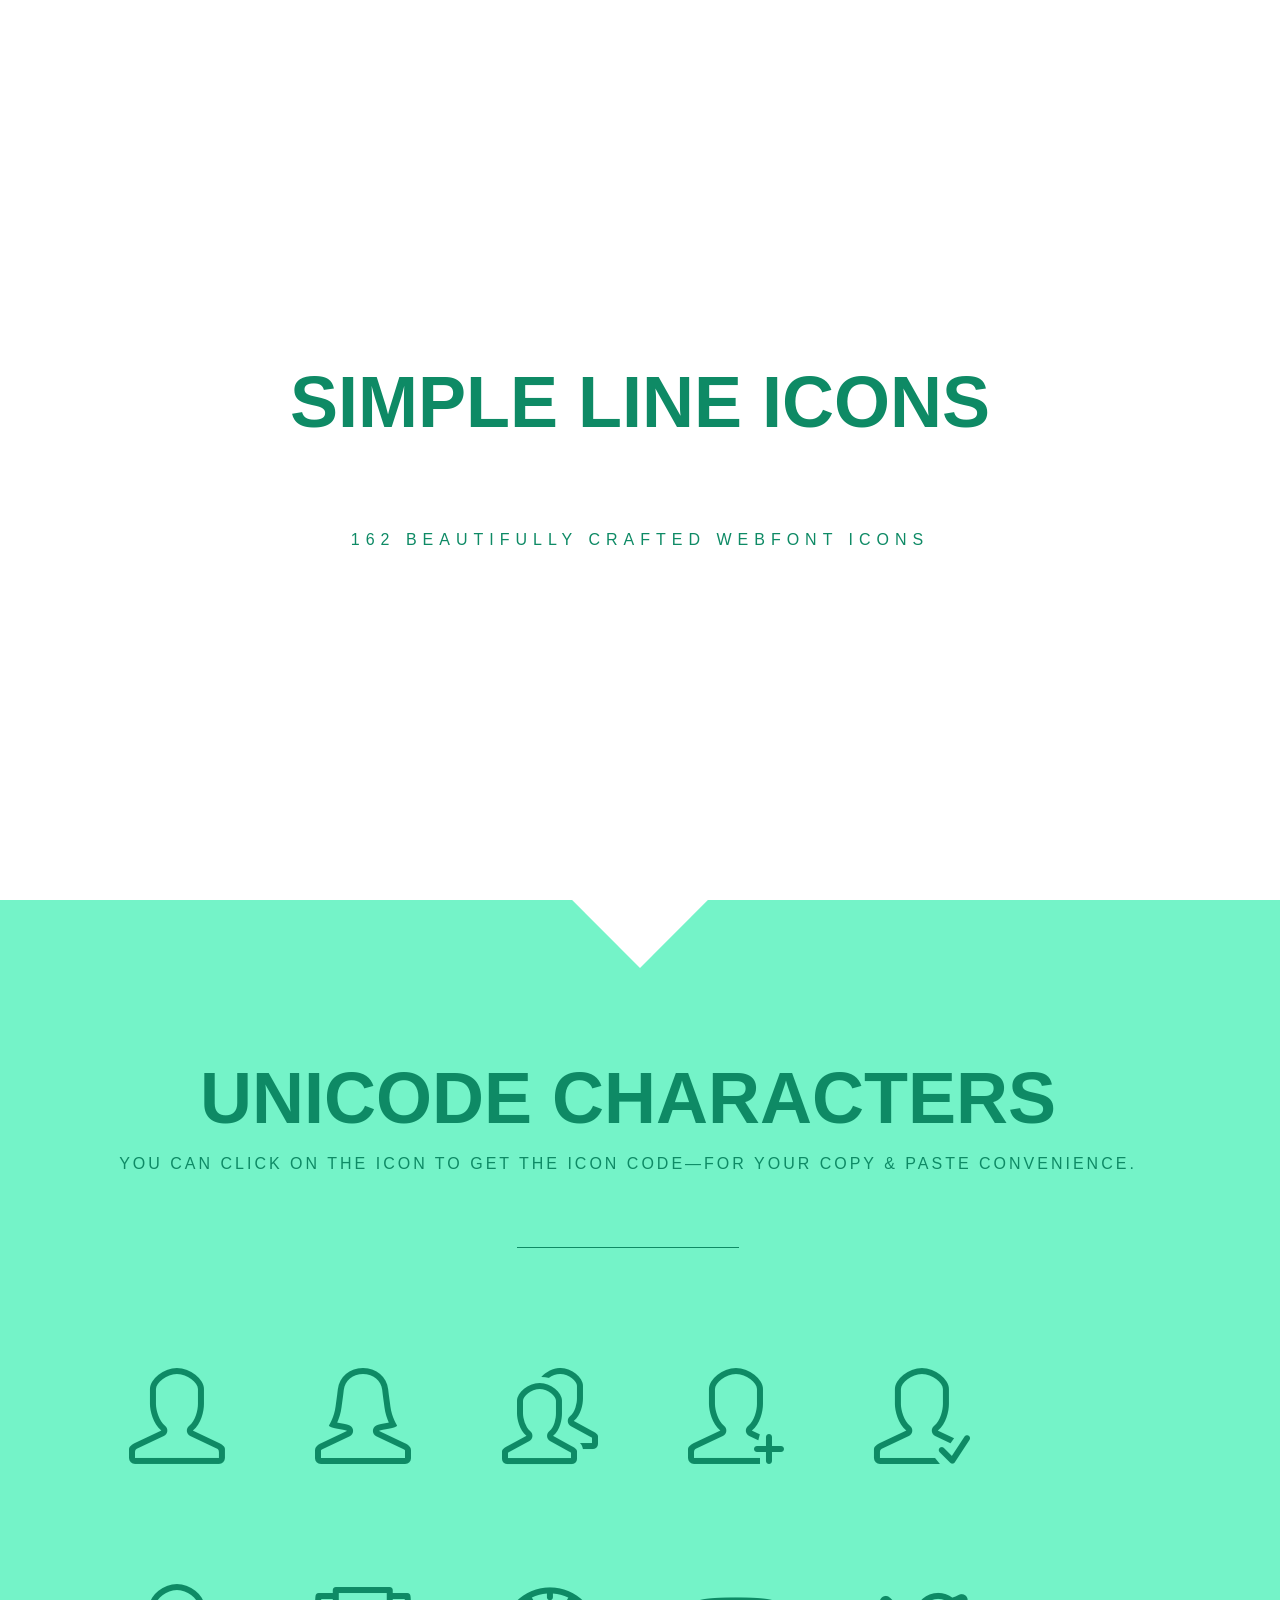
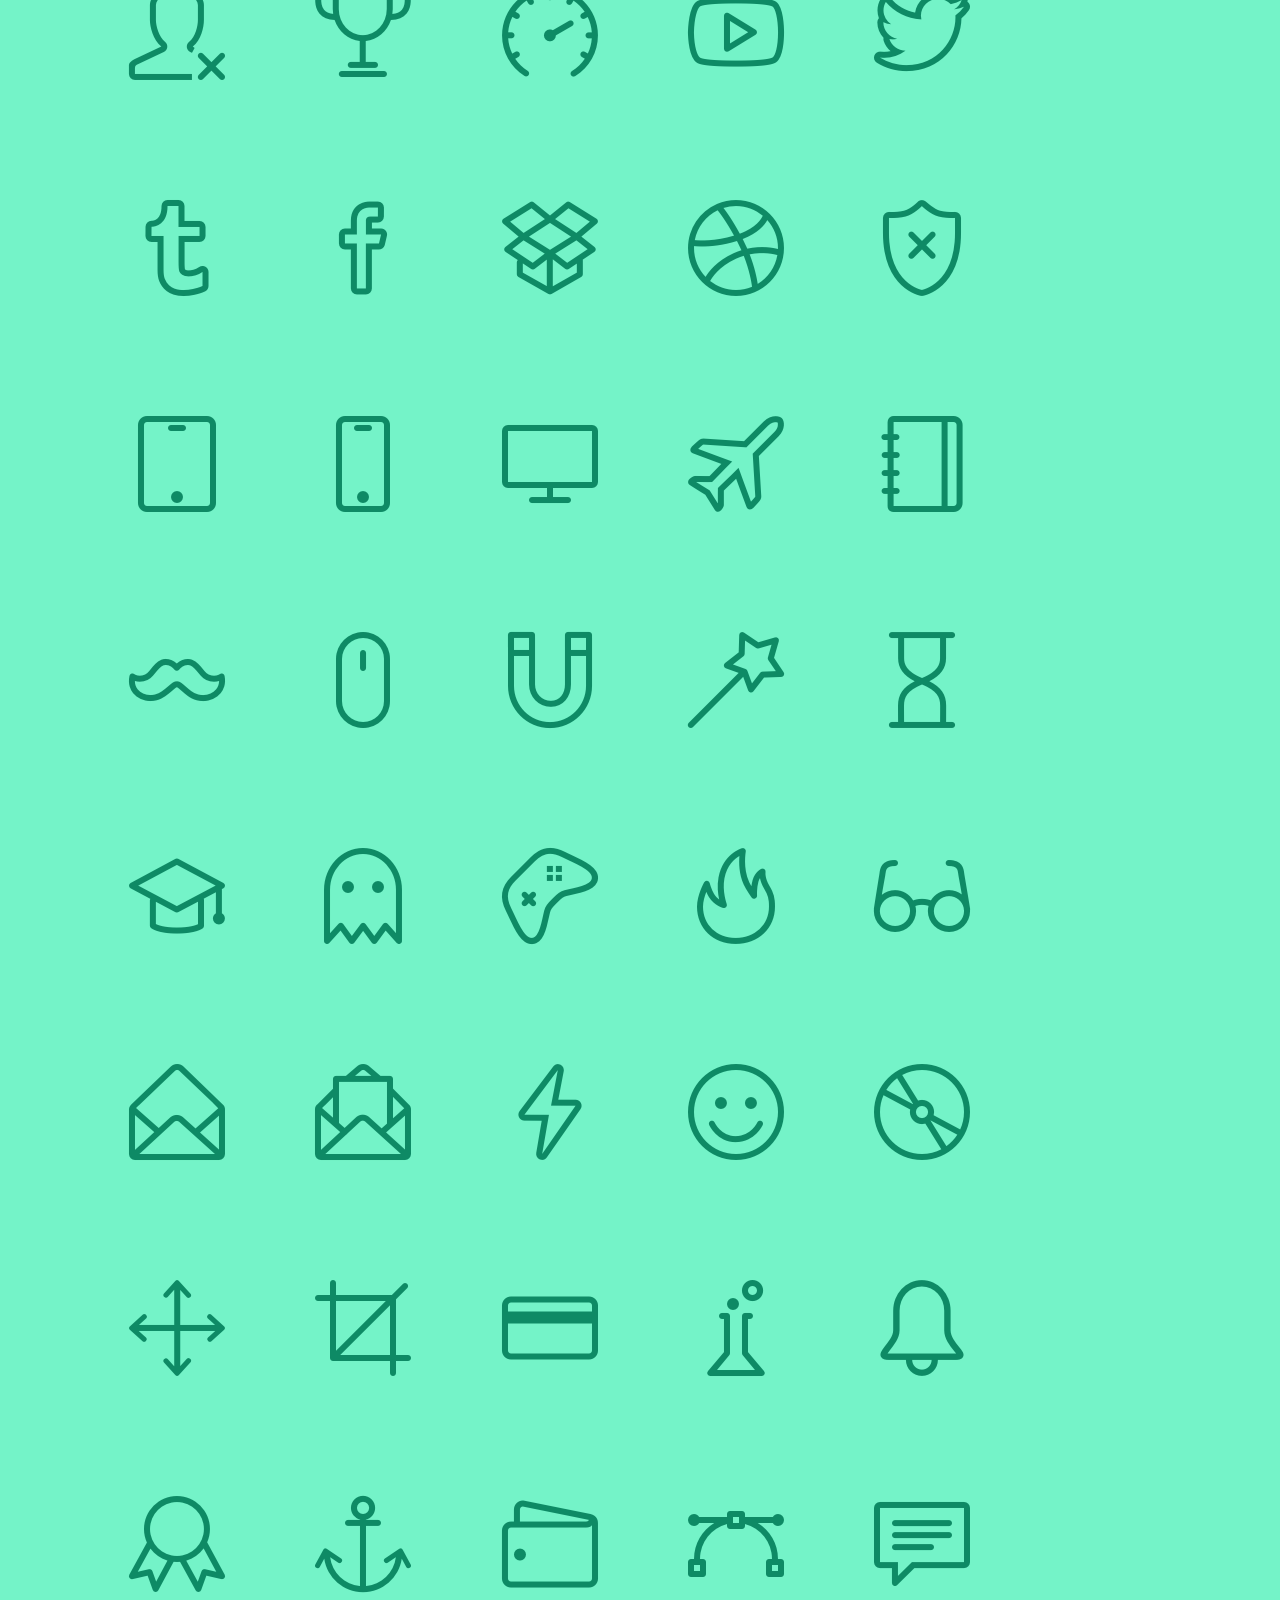
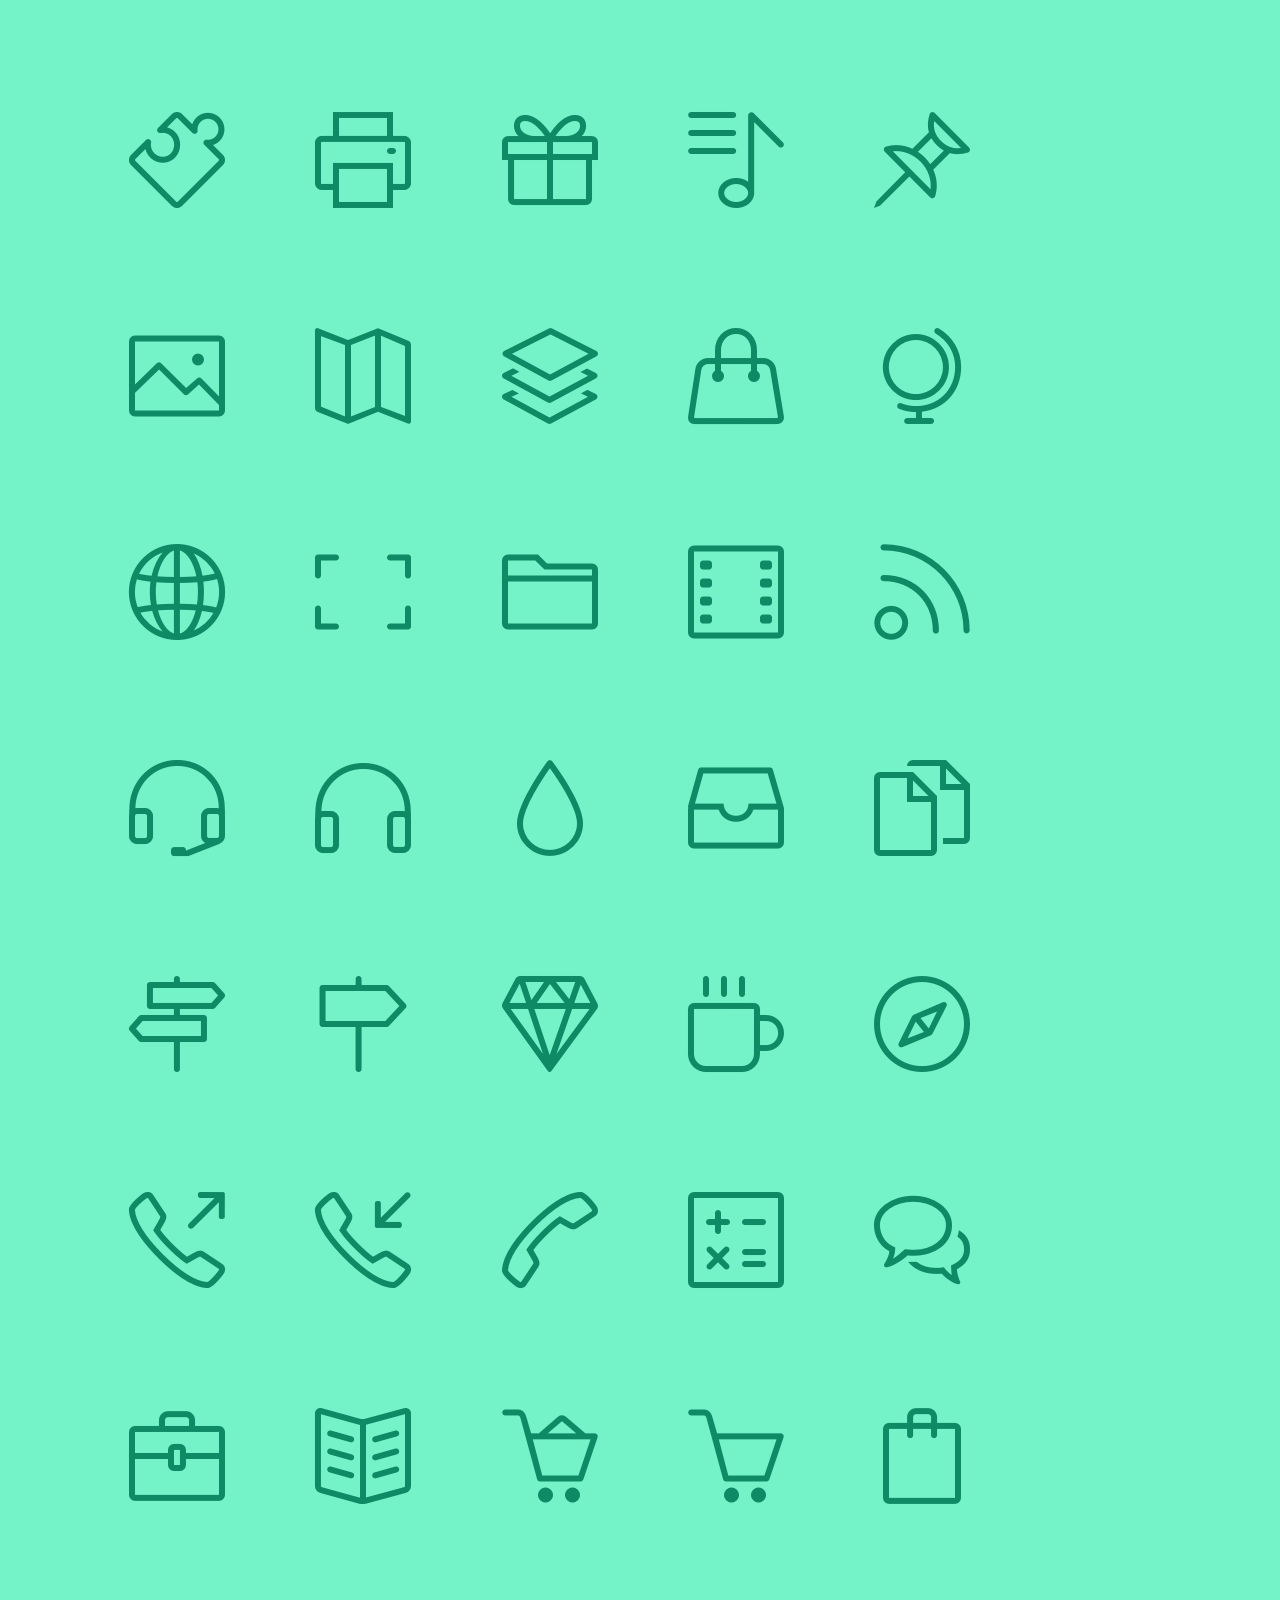
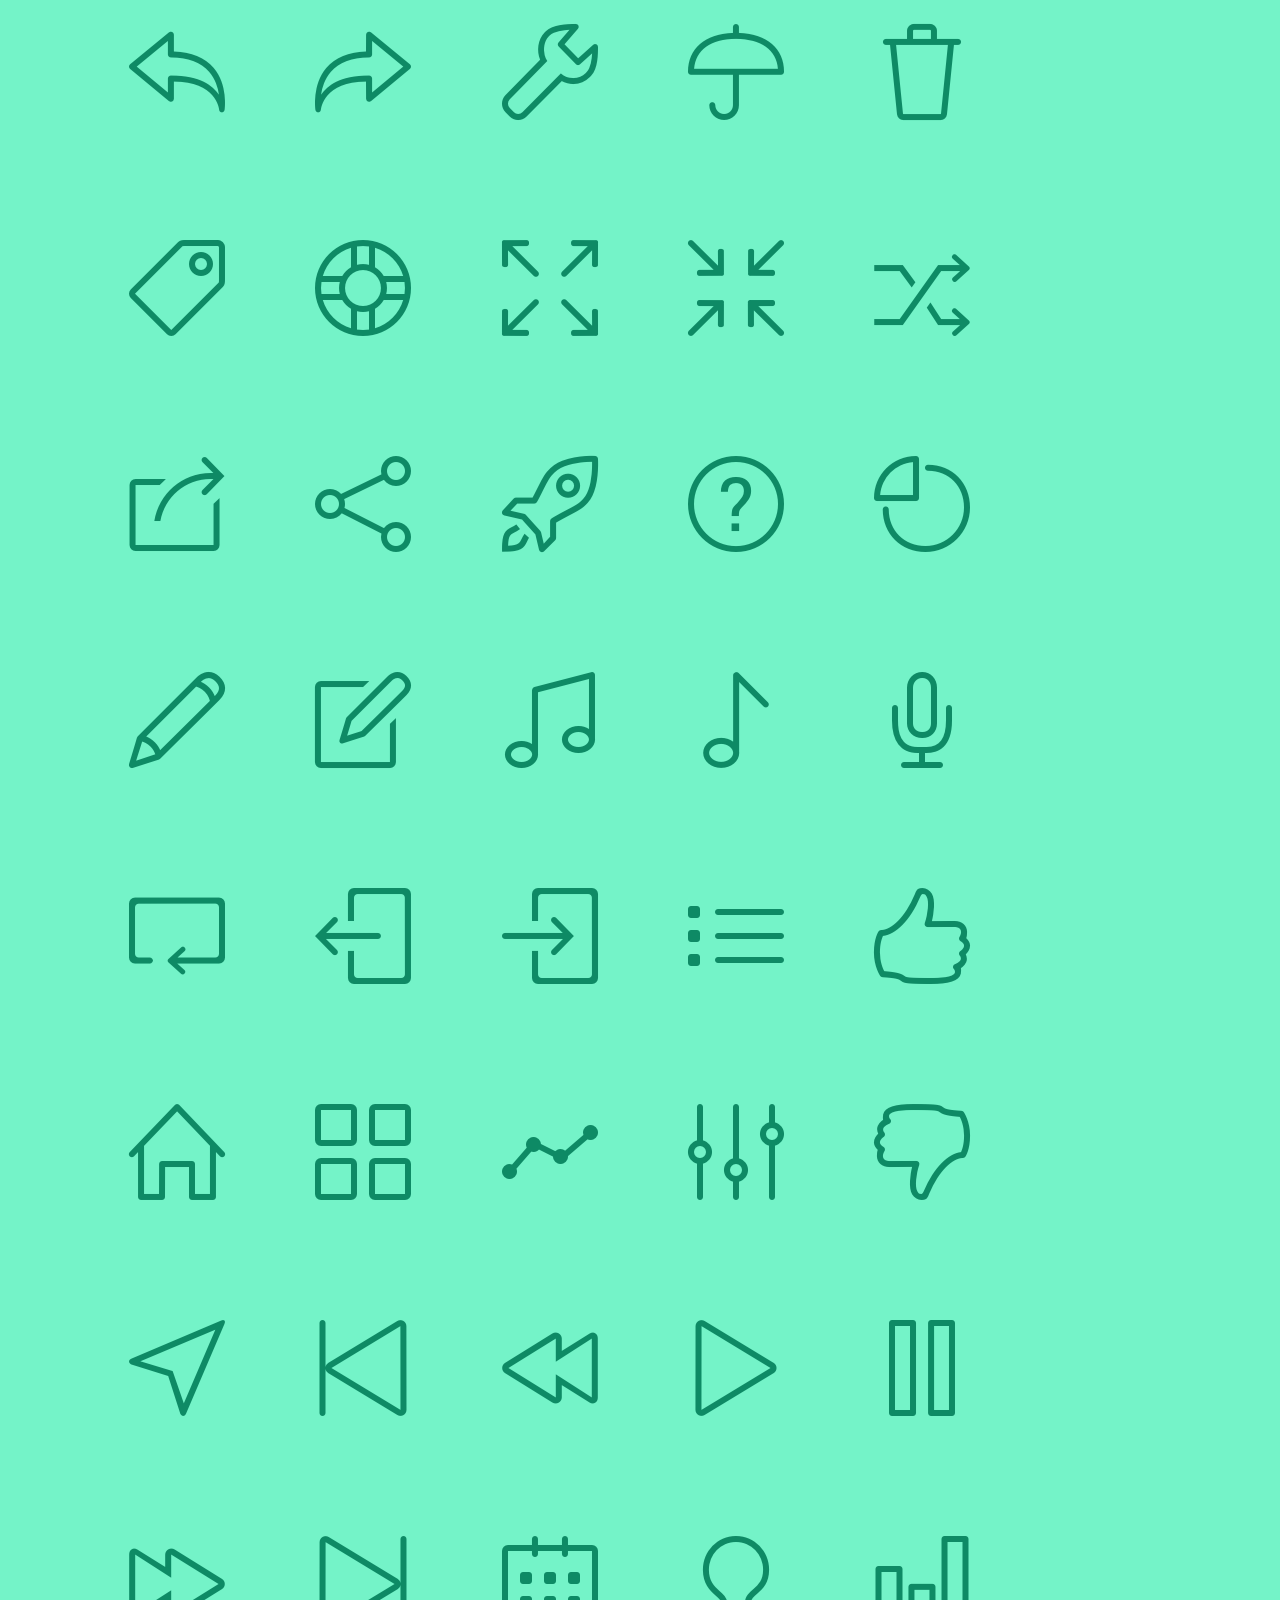
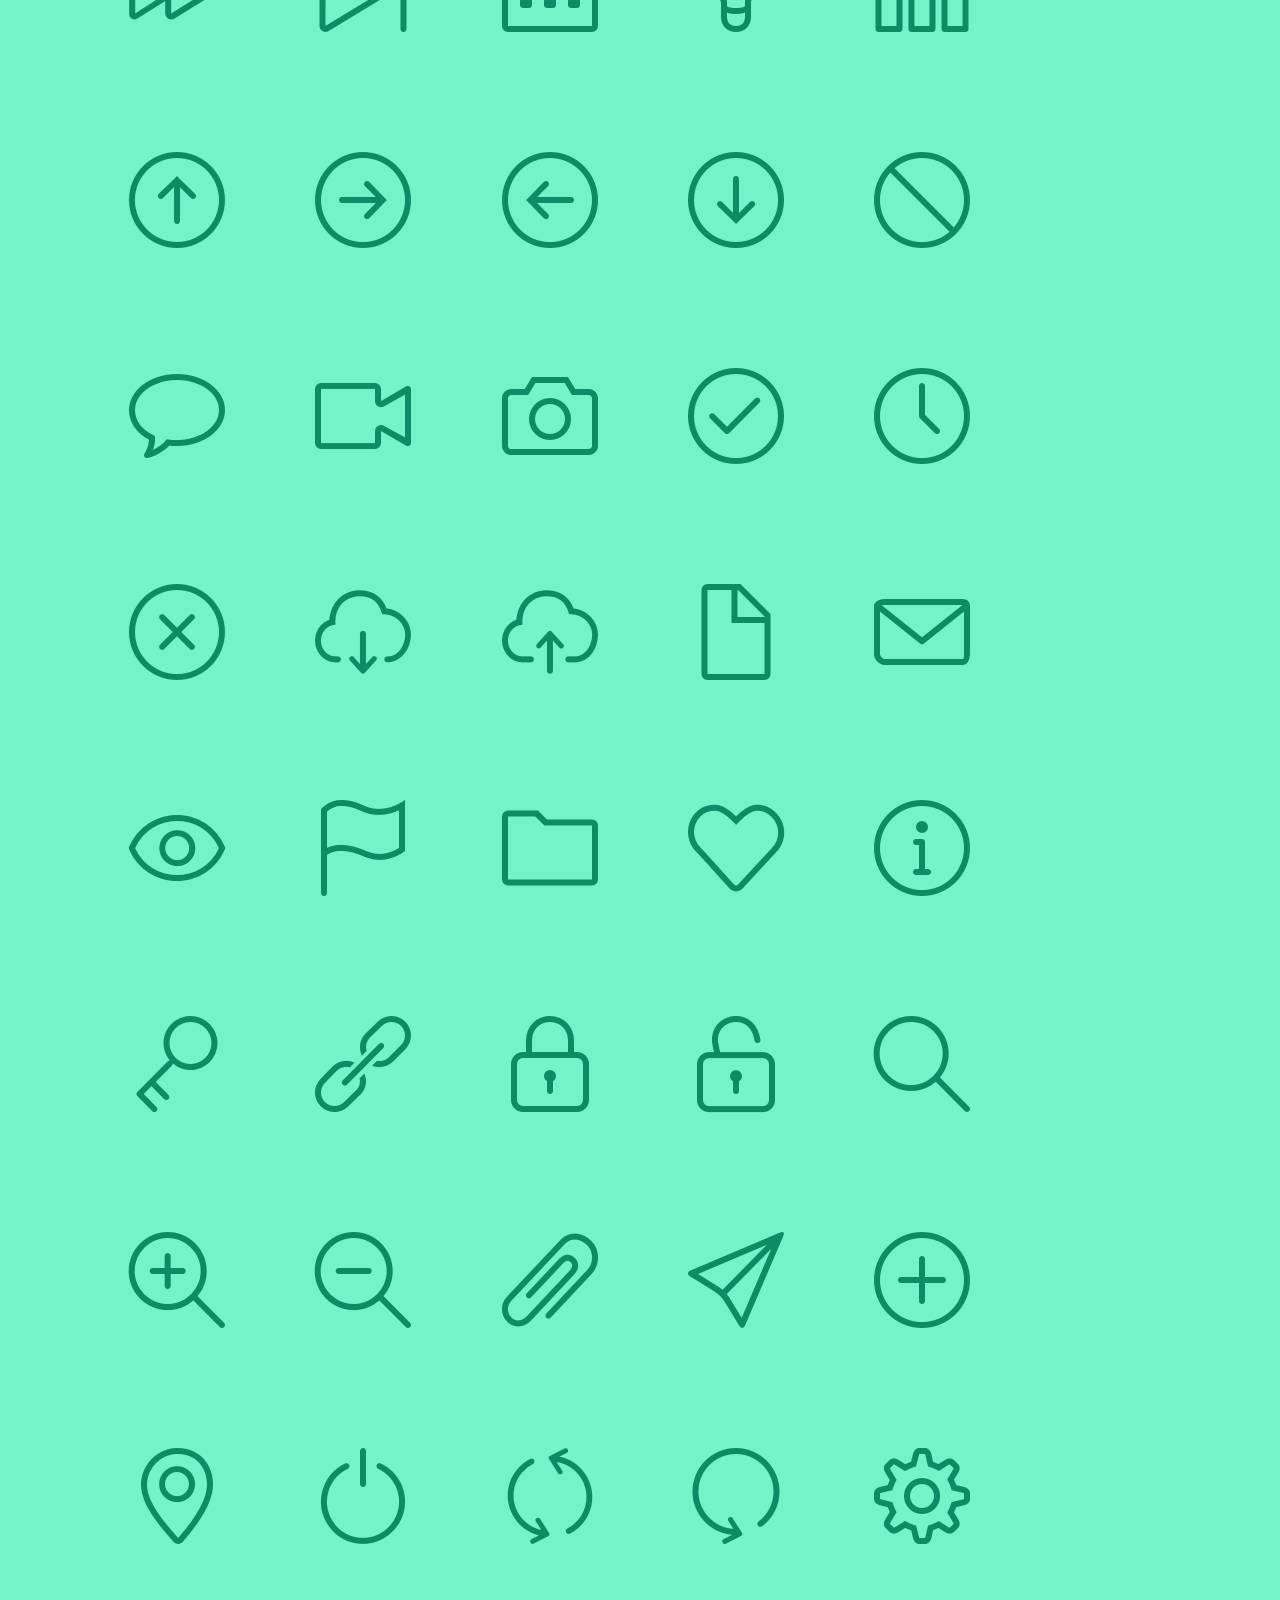
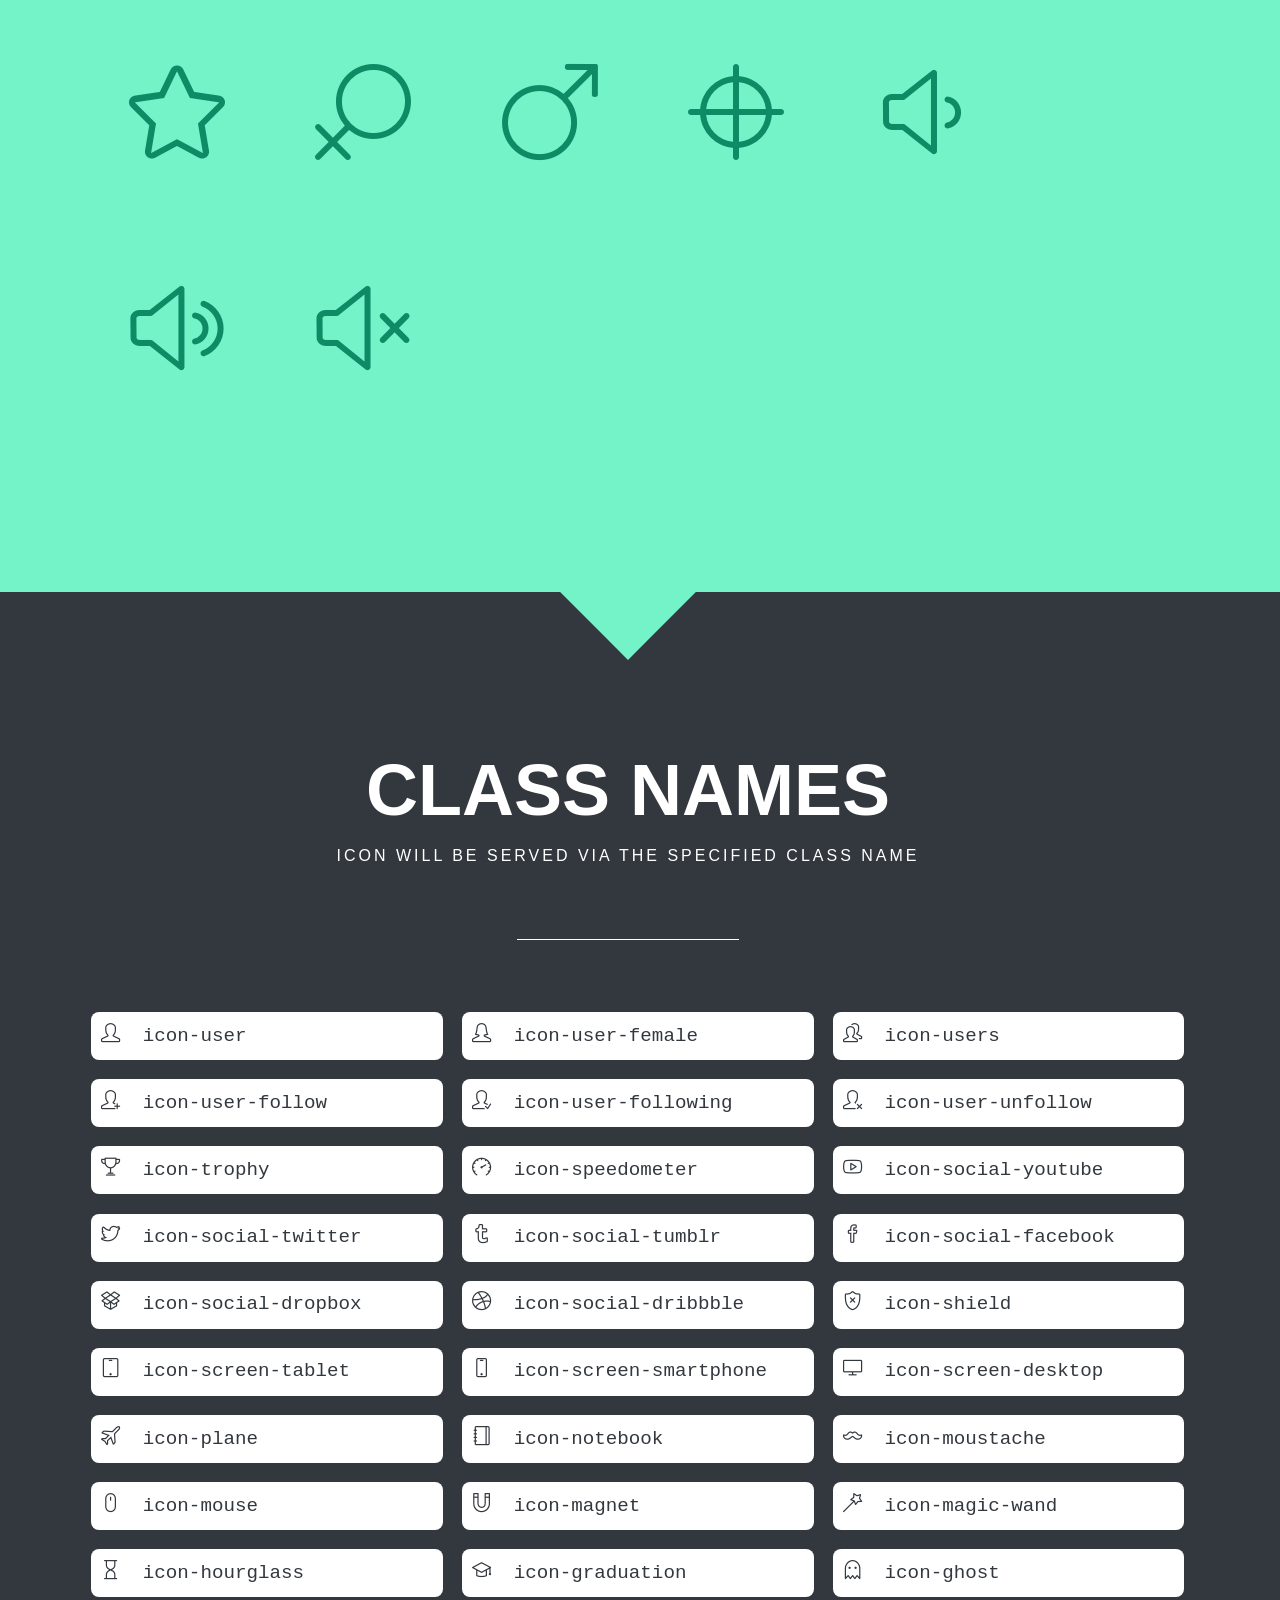
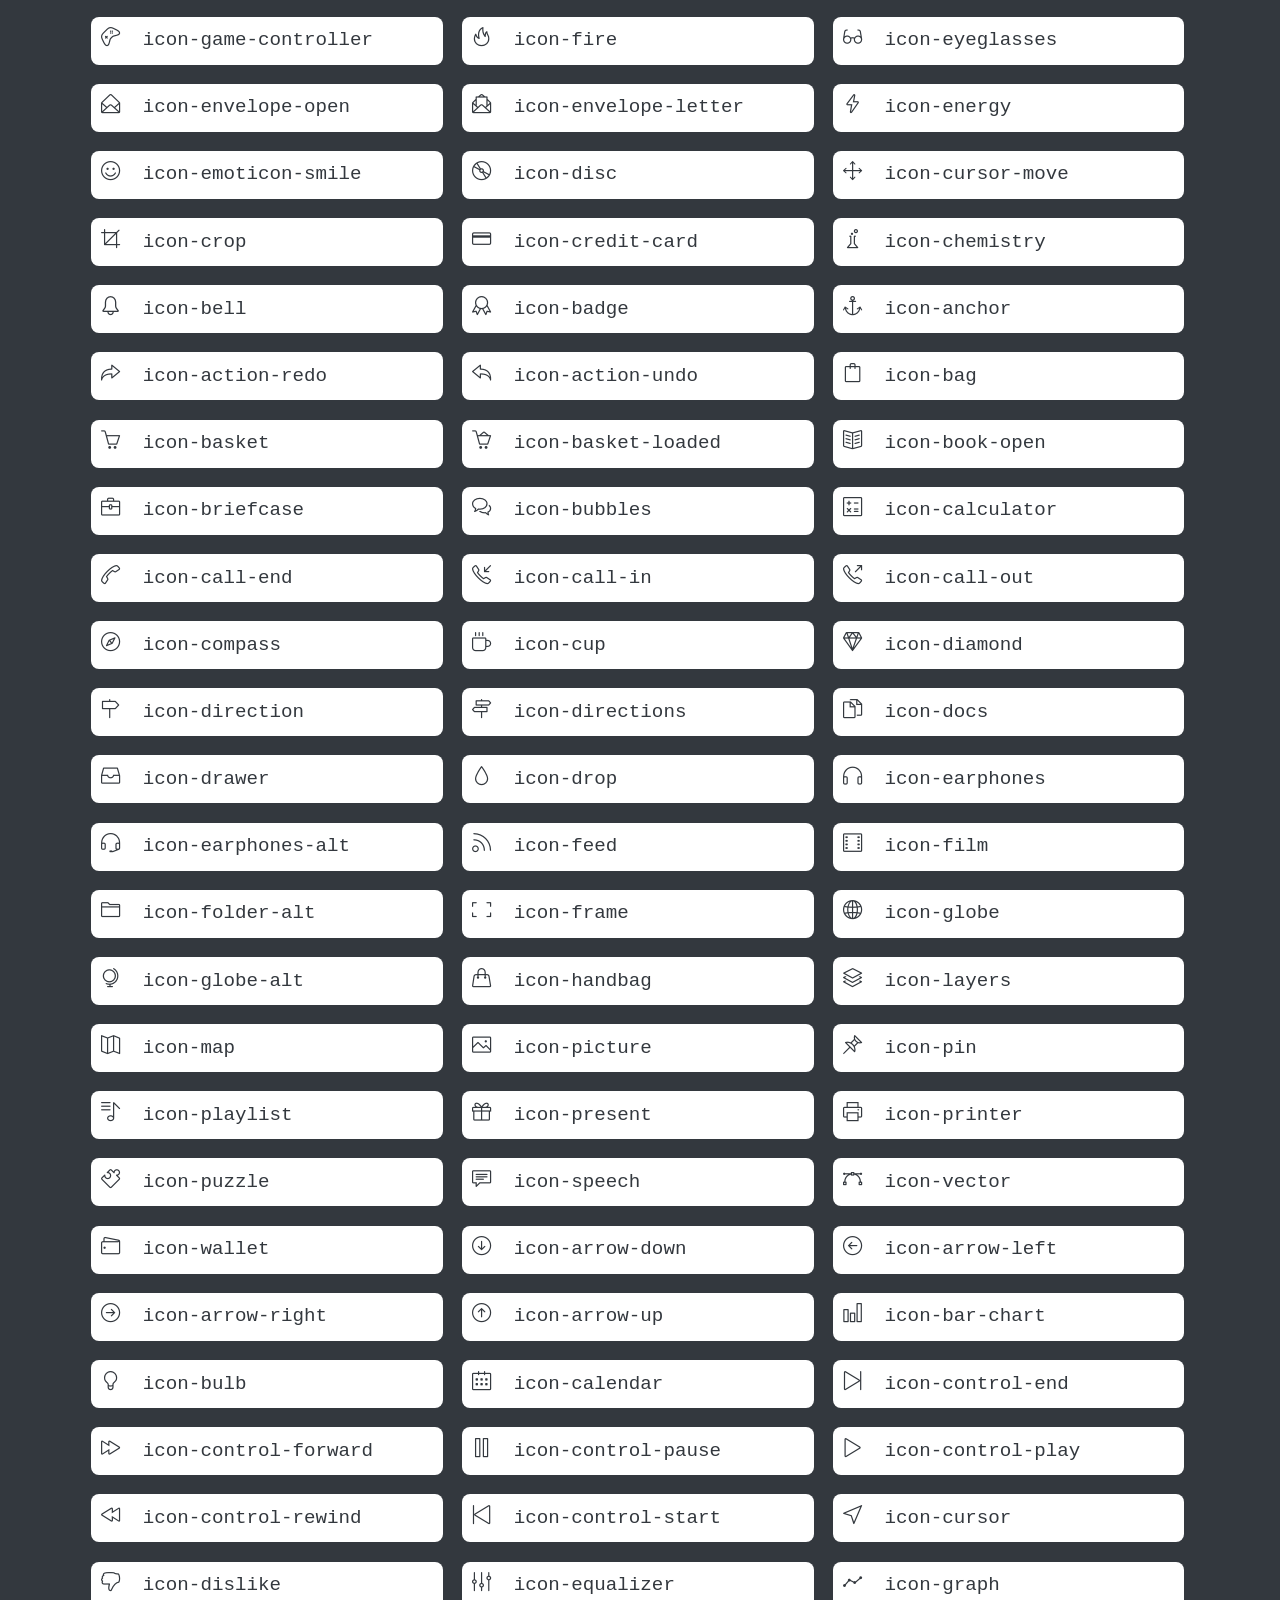
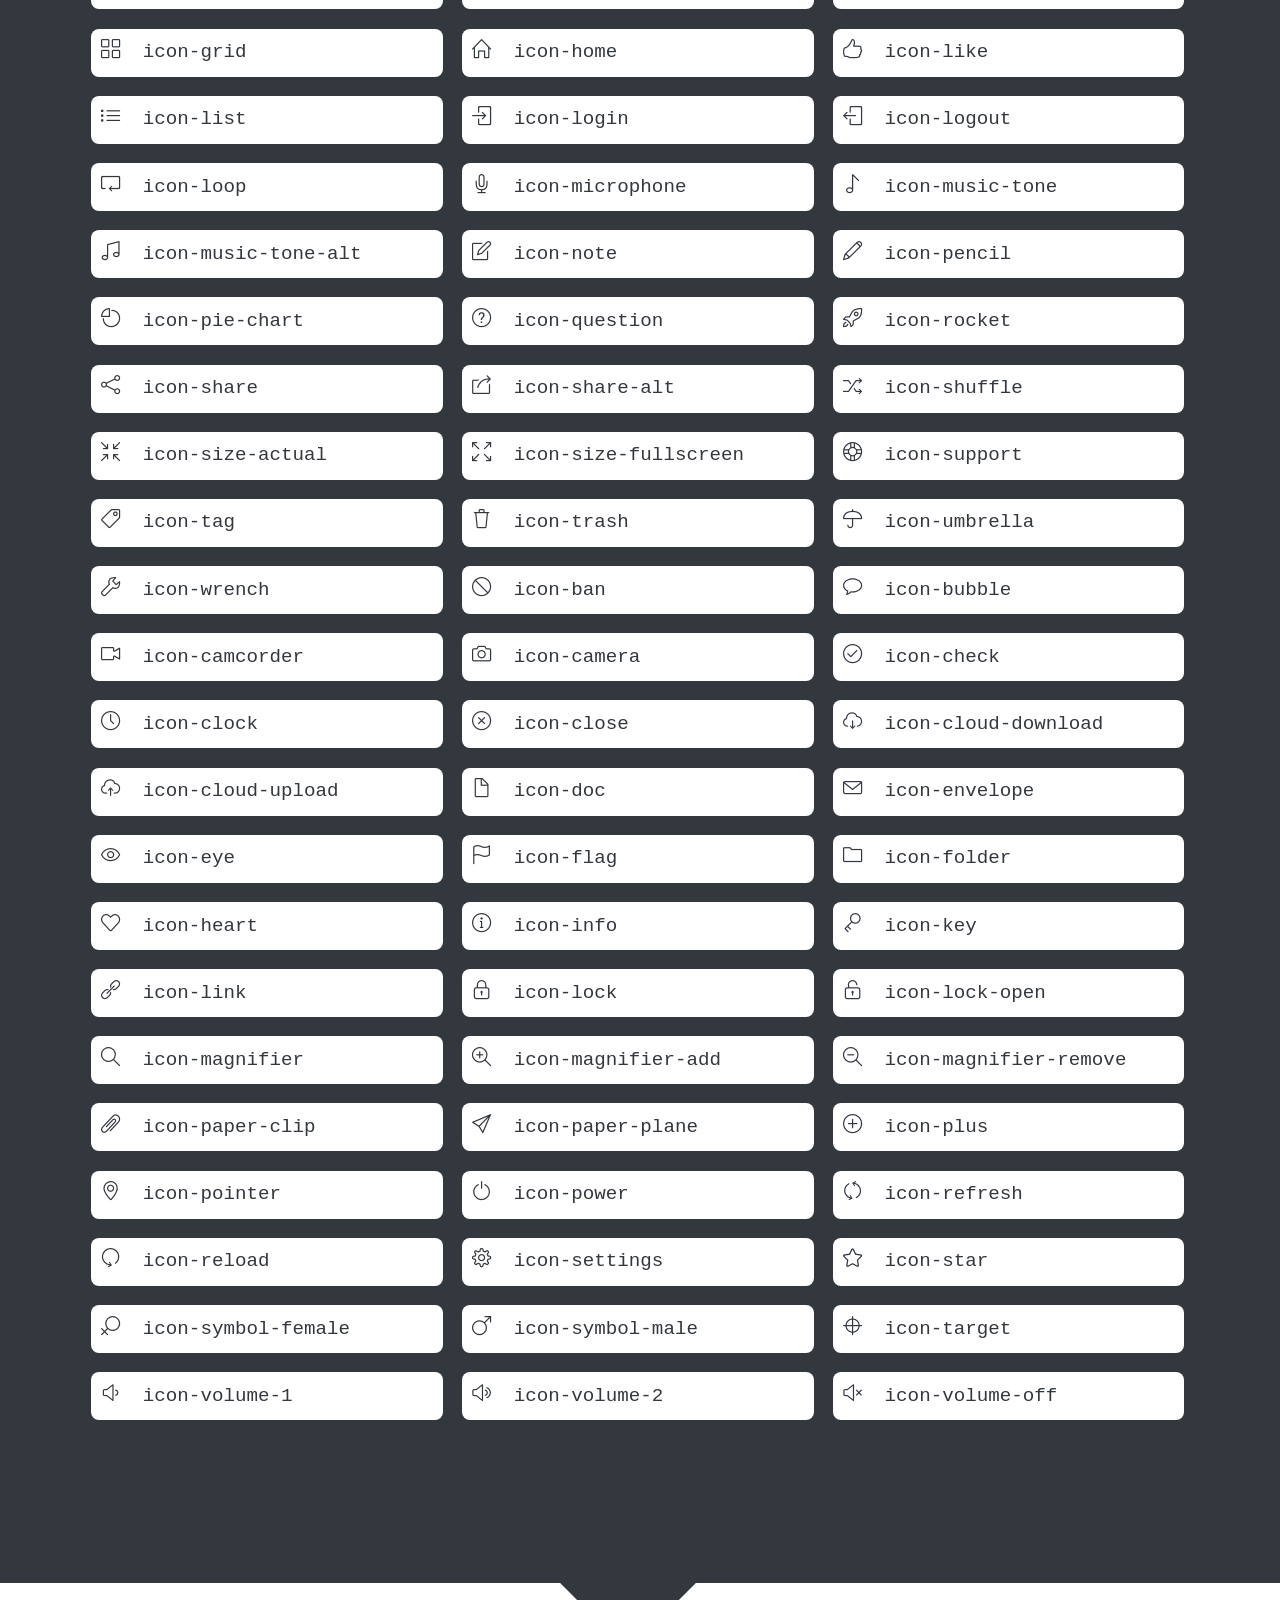
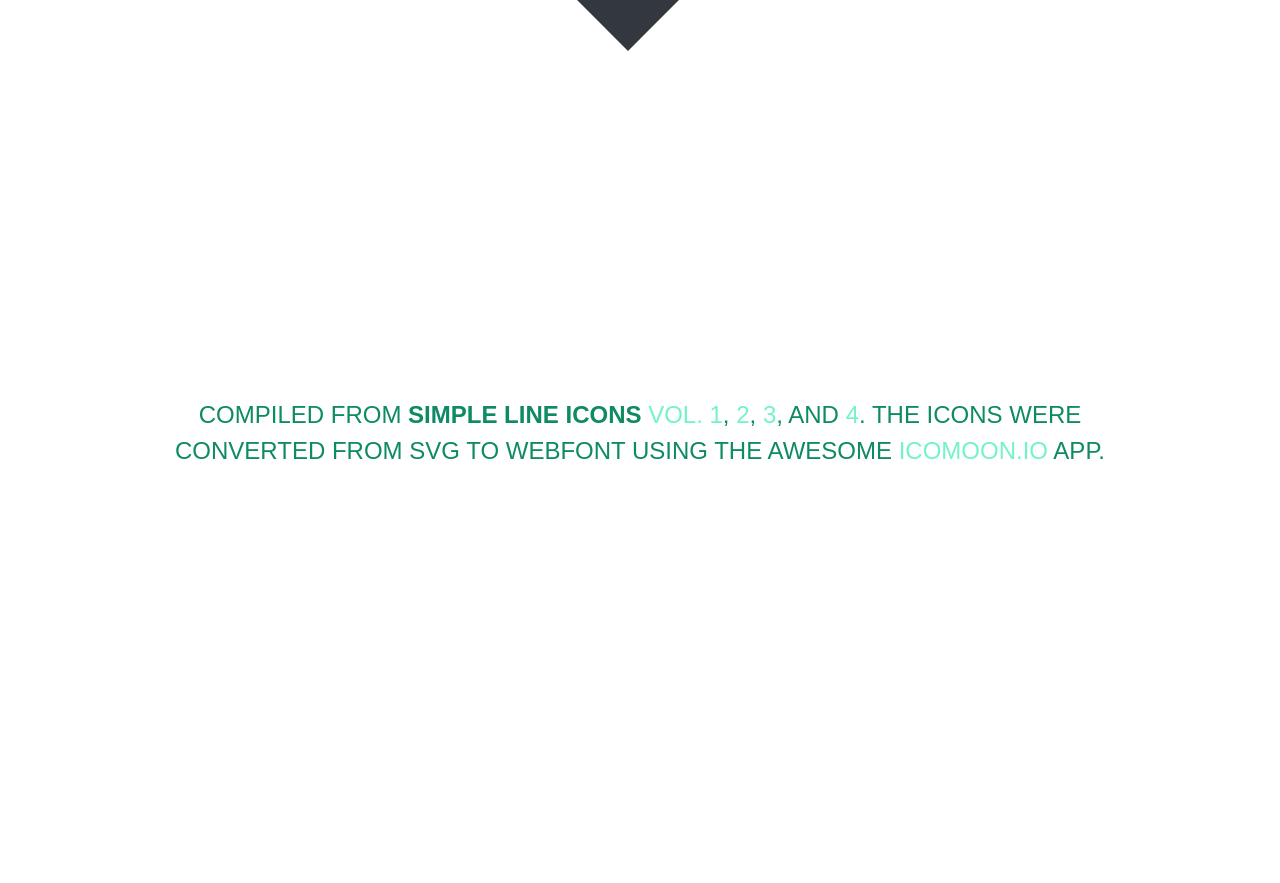
<file: assets/plugins/line-icons/index.html>
<!doctype html>
<html>
<head>
	<meta charset="utf-8">
	<meta name="viewport" content="width=device-width, initial-scale=1, maximum-scale=1, user-scalable=no">
	<title>Simple Line Icons</title>
	<link rel="stylesheet" href="style.css">
	<link rel="stylesheet" href="line-icons.css">

	<!--[if lte IE 7]><script src="icons-lte-ie7.js"></script><![endif]-->
</head>

</head>
<body>
	<div class="page">
		<div id="wH"></div>
		<header class="masthead" id="masthead">
			<hgroup>
				<h1>Simple Line Icons</h1>
				<h2>162 beautifully crafted webfont icons</h2>
			</hgroup>
			<!--<h1>Your font contains the following glyphs</h1>
			<p>The generated SVG font can be imported back to <a href="http://icomoon.io/app">IcoMoon</a> for modification.</p>-->
		</header>

		<section class="glyphs" id="glyphs">
			<header>
				<hgroup>
					<h1>Unicode Characters</h1>
					<h2>You can click on the icon to get the icon code&mdash;for your copy &amp; paste convenience.</h2>
				</hgroup>
			</header>

			<div class="glyph">
				<span class="glyph-item mega" aria-hidden="true" data-icon="&#xe005;" data-js-prompt="&amp;#xe005;"></span>
			</div>
			<div class="glyph">
				<span class="glyph-item mega" aria-hidden="true" data-icon="&#xe000;" data-js-prompt="&amp;#xe000;"></span>
			</div>
			<div class="glyph">
				<span class="glyph-item mega" aria-hidden="true" data-icon="&#xe001;" data-js-prompt="&amp;#xe001;"></span>
			</div>
			<div class="glyph">
				<span class="glyph-item mega" aria-hidden="true" data-icon="&#xe002;" data-js-prompt="&amp;#xe002;"></span>
			</div>
			<div class="glyph">
				<span class="glyph-item mega" aria-hidden="true" data-icon="&#xe003;" data-js-prompt="&amp;#xe003;"></span>
			</div>
			<div class="glyph">
				<span class="glyph-item mega" aria-hidden="true" data-icon="&#xe004;" data-js-prompt="&amp;#xe004;"></span>
			</div>
			<div class="glyph">
				<span class="glyph-item mega" aria-hidden="true" data-icon="&#xe006;" data-js-prompt="&amp;#xe006;"></span>
			</div>
			<div class="glyph">
				<span class="glyph-item mega" aria-hidden="true" data-icon="&#xe007;" data-js-prompt="&amp;#xe007;"></span>
			</div>
			<div class="glyph">
				<span class="glyph-item mega" aria-hidden="true" data-icon="&#xe008;" data-js-prompt="&amp;#xe008;"></span>
			</div>
			<div class="glyph">
				<span class="glyph-item mega" aria-hidden="true" data-icon="&#xe009;" data-js-prompt="&amp;#xe009;"></span>
			</div>
			<div class="glyph">
				<span class="glyph-item mega" aria-hidden="true" data-icon="&#xe00a;" data-js-prompt="&amp;#xe00a;"></span>
			</div>
			<div class="glyph">
				<span class="glyph-item mega" aria-hidden="true" data-icon="&#xe00b;" data-js-prompt="&amp;#xe00b;"></span>
			</div>
			<div class="glyph">
				<span class="glyph-item mega" aria-hidden="true" data-icon="&#xe00c;" data-js-prompt="&amp;#xe00c;"></span>
			</div>
			<div class="glyph">
				<span class="glyph-item mega" aria-hidden="true" data-icon="&#xe00d;" data-js-prompt="&amp;#xe00d;"></span>
			</div>
			<div class="glyph">
				<span class="glyph-item mega" aria-hidden="true" data-icon="&#xe00e;" data-js-prompt="&amp;#xe00e;"></span>
			</div>
			<div class="glyph">
				<span class="glyph-item mega" aria-hidden="true" data-icon="&#xe00f;" data-js-prompt="&amp;#xe00f;"></span>
			</div>
			<div class="glyph">
				<span class="glyph-item mega" aria-hidden="true" data-icon="&#xe010;" data-js-prompt="&amp;#xe010;"></span>
			</div>
			<div class="glyph">
				<span class="glyph-item mega" aria-hidden="true" data-icon="&#xe011;" data-js-prompt="&amp;#xe011;"></span>
			</div>
			<div class="glyph">
				<span class="glyph-item mega" aria-hidden="true" data-icon="&#xe012;" data-js-prompt="&amp;#xe012;"></span>
			</div>
			<div class="glyph">
				<span class="glyph-item mega" aria-hidden="true" data-icon="&#xe013;" data-js-prompt="&amp;#xe013;"></span>
			</div>
			<div class="glyph">
				<span class="glyph-item mega" aria-hidden="true" data-icon="&#xe014;" data-js-prompt="&amp;#xe014;"></span>
			</div>
			<div class="glyph">
				<span class="glyph-item mega" aria-hidden="true" data-icon="&#xe015;" data-js-prompt="&amp;#xe015;"></span>
			</div>
			<div class="glyph">
				<span class="glyph-item mega" aria-hidden="true" data-icon="&#xe016;" data-js-prompt="&amp;#xe016;"></span>
			</div>
			<div class="glyph">
				<span class="glyph-item mega" aria-hidden="true" data-icon="&#xe017;" data-js-prompt="&amp;#xe017;"></span>
			</div>
			<div class="glyph">
				<span class="glyph-item mega" aria-hidden="true" data-icon="&#xe018;" data-js-prompt="&amp;#xe018;"></span>
			</div>
			<div class="glyph">
				<span class="glyph-item mega" aria-hidden="true" data-icon="&#xe019;" data-js-prompt="&amp;#xe019;"></span>
			</div>
			<div class="glyph">
				<span class="glyph-item mega" aria-hidden="true" data-icon="&#xe01a;" data-js-prompt="&amp;#xe01a;"></span>
			</div>
			<div class="glyph">
				<span class="glyph-item mega" aria-hidden="true" data-icon="&#xe01b;" data-js-prompt="&amp;#xe01b;"></span>
			</div>
			<div class="glyph">
				<span class="glyph-item mega" aria-hidden="true" data-icon="&#xe01c;" data-js-prompt="&amp;#xe01c;"></span>
			</div>
			<div class="glyph">
				<span class="glyph-item mega" aria-hidden="true" data-icon="&#xe01d;" data-js-prompt="&amp;#xe01d;"></span>
			</div>
			<div class="glyph">
				<span class="glyph-item mega" aria-hidden="true" data-icon="&#xe01e;" data-js-prompt="&amp;#xe01e;"></span>
			</div>
			<div class="glyph">
				<span class="glyph-item mega" aria-hidden="true" data-icon="&#xe01f;" data-js-prompt="&amp;#xe01f;"></span>
			</div>
			<div class="glyph">
				<span class="glyph-item mega" aria-hidden="true" data-icon="&#xe020;" data-js-prompt="&amp;#xe020;"></span>
			</div>
			<div class="glyph">
				<span class="glyph-item mega" aria-hidden="true" data-icon="&#xe021;" data-js-prompt="&amp;#xe021;"></span>
			</div>
			<div class="glyph">
				<span class="glyph-item mega" aria-hidden="true" data-icon="&#xe022;" data-js-prompt="&amp;#xe022;"></span>
			</div>
			<div class="glyph">
				<span class="glyph-item mega" aria-hidden="true" data-icon="&#xe023;" data-js-prompt="&amp;#xe023;"></span>
			</div>
			<div class="glyph">
				<span class="glyph-item mega" aria-hidden="true" data-icon="&#xe024;" data-js-prompt="&amp;#xe024;"></span>
			</div>
			<div class="glyph">
				<span class="glyph-item mega" aria-hidden="true" data-icon="&#xe025;" data-js-prompt="&amp;#xe025;"></span>
			</div>
			<div class="glyph">
				<span class="glyph-item mega" aria-hidden="true" data-icon="&#xe026;" data-js-prompt="&amp;#xe026;"></span>
			</div>
			<div class="glyph">
				<span class="glyph-item mega" aria-hidden="true" data-icon="&#xe027;" data-js-prompt="&amp;#xe027;"></span>
			</div>
			<div class="glyph">
				<span class="glyph-item mega" aria-hidden="true" data-icon="&#xe028;" data-js-prompt="&amp;#xe028;"></span>
			</div>
			<div class="glyph">
				<span class="glyph-item mega" aria-hidden="true" data-icon="&#xe029;" data-js-prompt="&amp;#xe029;"></span>
			</div>
			<div class="glyph">
				<span class="glyph-item mega" aria-hidden="true" data-icon="&#xe02a;" data-js-prompt="&amp;#xe02a;"></span>
			</div>
			<div class="glyph">
				<span class="glyph-item mega" aria-hidden="true" data-icon="&#xe02b;" data-js-prompt="&amp;#xe02b;"></span>
			</div>
			<div class="glyph">
				<span class="glyph-item mega" aria-hidden="true" data-icon="&#xe02c;" data-js-prompt="&amp;#xe02c;"></span>
			</div>
			<div class="glyph">
				<span class="glyph-item mega" aria-hidden="true" data-icon="&#xe02d;" data-js-prompt="&amp;#xe02d;"></span>
			</div>
			<div class="glyph">
				<span class="glyph-item mega" aria-hidden="true" data-icon="&#xe02e;" data-js-prompt="&amp;#xe02e;"></span>
			</div>
			<div class="glyph">
				<span class="glyph-item mega" aria-hidden="true" data-icon="&#xe02f;" data-js-prompt="&amp;#xe02f;"></span>
			</div>
			<div class="glyph">
				<span class="glyph-item mega" aria-hidden="true" data-icon="&#xe030;" data-js-prompt="&amp;#xe030;"></span>
			</div>
			<div class="glyph">
				<span class="glyph-item mega" aria-hidden="true" data-icon="&#xe031;" data-js-prompt="&amp;#xe031;"></span>
			</div>
			<div class="glyph">
				<span class="glyph-item mega" aria-hidden="true" data-icon="&#xe032;" data-js-prompt="&amp;#xe032;"></span>
			</div>
			<div class="glyph">
				<span class="glyph-item mega" aria-hidden="true" data-icon="&#xe033;" data-js-prompt="&amp;#xe033;"></span>
			</div>
			<div class="glyph">
				<span class="glyph-item mega" aria-hidden="true" data-icon="&#xe034;" data-js-prompt="&amp;#xe034;"></span>
			</div>
			<div class="glyph">
				<span class="glyph-item mega" aria-hidden="true" data-icon="&#xe035;" data-js-prompt="&amp;#xe035;"></span>
			</div>
			<div class="glyph">
				<span class="glyph-item mega" aria-hidden="true" data-icon="&#xe036;" data-js-prompt="&amp;#xe036;"></span>
			</div>
			<div class="glyph">
				<span class="glyph-item mega" aria-hidden="true" data-icon="&#xe037;" data-js-prompt="&amp;#xe037;"></span>
			</div>
			<div class="glyph">
				<span class="glyph-item mega" aria-hidden="true" data-icon="&#xe038;" data-js-prompt="&amp;#xe038;"></span>
			</div>
			<div class="glyph">
				<span class="glyph-item mega" aria-hidden="true" data-icon="&#xe039;" data-js-prompt="&amp;#xe039;"></span>
			</div>
			<div class="glyph">
				<span class="glyph-item mega" aria-hidden="true" data-icon="&#xe03a;" data-js-prompt="&amp;#xe03a;"></span>
			</div>
			<div class="glyph">
				<span class="glyph-item mega" aria-hidden="true" data-icon="&#xe03b;" data-js-prompt="&amp;#xe03b;"></span>
			</div>
			<div class="glyph">
				<span class="glyph-item mega" aria-hidden="true" data-icon="&#xe03c;" data-js-prompt="&amp;#xe03c;"></span>
			</div>
			<div class="glyph">
				<span class="glyph-item mega" aria-hidden="true" data-icon="&#xe03d;" data-js-prompt="&amp;#xe03d;"></span>
			</div>
			<div class="glyph">
				<span class="glyph-item mega" aria-hidden="true" data-icon="&#xe03e;" data-js-prompt="&amp;#xe03e;"></span>
			</div>
			<div class="glyph">
				<span class="glyph-item mega" aria-hidden="true" data-icon="&#xe03f;" data-js-prompt="&amp;#xe03f;"></span>
			</div>
			<div class="glyph">
				<span class="glyph-item mega" aria-hidden="true" data-icon="&#xe040;" data-js-prompt="&amp;#xe040;"></span>
			</div>
			<div class="glyph">
				<span class="glyph-item mega" aria-hidden="true" data-icon="&#xe041;" data-js-prompt="&amp;#xe041;"></span>
			</div>
			<div class="glyph">
				<span class="glyph-item mega" aria-hidden="true" data-icon="&#xe042;" data-js-prompt="&amp;#xe042;"></span>
			</div>
			<div class="glyph">
				<span class="glyph-item mega" aria-hidden="true" data-icon="&#xe043;" data-js-prompt="&amp;#xe043;"></span>
			</div>
			<div class="glyph">
				<span class="glyph-item mega" aria-hidden="true" data-icon="&#xe044;" data-js-prompt="&amp;#xe044;"></span>
			</div>
			<div class="glyph">
				<span class="glyph-item mega" aria-hidden="true" data-icon="&#xe045;" data-js-prompt="&amp;#xe045;"></span>
			</div>
			<div class="glyph">
				<span class="glyph-item mega" aria-hidden="true" data-icon="&#xe046;" data-js-prompt="&amp;#xe046;"></span>
			</div>
			<div class="glyph">
				<span class="glyph-item mega" aria-hidden="true" data-icon="&#xe047;" data-js-prompt="&amp;#xe047;"></span>
			</div>
			<div class="glyph">
				<span class="glyph-item mega" aria-hidden="true" data-icon="&#xe048;" data-js-prompt="&amp;#xe048;"></span>
			</div>
			<div class="glyph">
				<span class="glyph-item mega" aria-hidden="true" data-icon="&#xe049;" data-js-prompt="&amp;#xe049;"></span>
			</div>
			<div class="glyph">
				<span class="glyph-item mega" aria-hidden="true" data-icon="&#xe04a;" data-js-prompt="&amp;#xe04a;"></span>
			</div>
			<div class="glyph">
				<span class="glyph-item mega" aria-hidden="true" data-icon="&#xe04b;" data-js-prompt="&amp;#xe04b;"></span>
			</div>
			<div class="glyph">
				<span class="glyph-item mega" aria-hidden="true" data-icon="&#xe04c;" data-js-prompt="&amp;#xe04c;"></span>
			</div>
			<div class="glyph">
				<span class="glyph-item mega" aria-hidden="true" data-icon="&#xe04d;" data-js-prompt="&amp;#xe04d;"></span>
			</div>
			<div class="glyph">
				<span class="glyph-item mega" aria-hidden="true" data-icon="&#xe04e;" data-js-prompt="&amp;#xe04e;"></span>
			</div>
			<div class="glyph">
				<span class="glyph-item mega" aria-hidden="true" data-icon="&#xe04f;" data-js-prompt="&amp;#xe04f;"></span>
			</div>
			<div class="glyph">
				<span class="glyph-item mega" aria-hidden="true" data-icon="&#xe050;" data-js-prompt="&amp;#xe050;"></span>
			</div>
			<div class="glyph">
				<span class="glyph-item mega" aria-hidden="true" data-icon="&#xe051;" data-js-prompt="&amp;#xe051;"></span>
			</div>
			<div class="glyph">
				<span class="glyph-item mega" aria-hidden="true" data-icon="&#xe052;" data-js-prompt="&amp;#xe052;"></span>
			</div>
			<div class="glyph">
				<span class="glyph-item mega" aria-hidden="true" data-icon="&#xe053;" data-js-prompt="&amp;#xe053;"></span>
			</div>
			<div class="glyph">
				<span class="glyph-item mega" aria-hidden="true" data-icon="&#xe054;" data-js-prompt="&amp;#xe054;"></span>
			</div>
			<div class="glyph">
				<span class="glyph-item mega" aria-hidden="true" data-icon="&#xe055;" data-js-prompt="&amp;#xe055;"></span>
			</div>
			<div class="glyph">
				<span class="glyph-item mega" aria-hidden="true" data-icon="&#xe056;" data-js-prompt="&amp;#xe056;"></span>
			</div>
			<div class="glyph">
				<span class="glyph-item mega" aria-hidden="true" data-icon="&#xe057;" data-js-prompt="&amp;#xe057;"></span>
			</div>
			<div class="glyph">
				<span class="glyph-item mega" aria-hidden="true" data-icon="&#xe058;" data-js-prompt="&amp;#xe058;"></span>
			</div>
			<div class="glyph">
				<span class="glyph-item mega" aria-hidden="true" data-icon="&#xe059;" data-js-prompt="&amp;#xe059;"></span>
			</div>
			<div class="glyph">
				<span class="glyph-item mega" aria-hidden="true" data-icon="&#xe05a;" data-js-prompt="&amp;#xe05a;"></span>
			</div>
			<div class="glyph">
				<span class="glyph-item mega" aria-hidden="true" data-icon="&#xe05b;" data-js-prompt="&amp;#xe05b;"></span>
			</div>
			<div class="glyph">
				<span class="glyph-item mega" aria-hidden="true" data-icon="&#xe05c;" data-js-prompt="&amp;#xe05c;"></span>
			</div>
			<div class="glyph">
				<span class="glyph-item mega" aria-hidden="true" data-icon="&#xe05d;" data-js-prompt="&amp;#xe05d;"></span>
			</div>
			<div class="glyph">
				<span class="glyph-item mega" aria-hidden="true" data-icon="&#xe05e;" data-js-prompt="&amp;#xe05e;"></span>
			</div>
			<div class="glyph">
				<span class="glyph-item mega" aria-hidden="true" data-icon="&#xe05f;" data-js-prompt="&amp;#xe05f;"></span>
			</div>
			<div class="glyph">
				<span class="glyph-item mega" aria-hidden="true" data-icon="&#xe060;" data-js-prompt="&amp;#xe060;"></span>
			</div>
			<div class="glyph">
				<span class="glyph-item mega" aria-hidden="true" data-icon="&#xe061;" data-js-prompt="&amp;#xe061;"></span>
			</div>
			<div class="glyph">
				<span class="glyph-item mega" aria-hidden="true" data-icon="&#xe062;" data-js-prompt="&amp;#xe062;"></span>
			</div>
			<div class="glyph">
				<span class="glyph-item mega" aria-hidden="true" data-icon="&#xe063;" data-js-prompt="&amp;#xe063;"></span>
			</div>
			<div class="glyph">
				<span class="glyph-item mega" aria-hidden="true" data-icon="&#xe064;" data-js-prompt="&amp;#xe064;"></span>
			</div>
			<div class="glyph">
				<span class="glyph-item mega" aria-hidden="true" data-icon="&#xe065;" data-js-prompt="&amp;#xe065;"></span>
			</div>
			<div class="glyph">
				<span class="glyph-item mega" aria-hidden="true" data-icon="&#xe066;" data-js-prompt="&amp;#xe066;"></span>
			</div>
			<div class="glyph">
				<span class="glyph-item mega" aria-hidden="true" data-icon="&#xe067;" data-js-prompt="&amp;#xe067;"></span>
			</div>
			<div class="glyph">
				<span class="glyph-item mega" aria-hidden="true" data-icon="&#xe068;" data-js-prompt="&amp;#xe068;"></span>
			</div>
			<div class="glyph">
				<span class="glyph-item mega" aria-hidden="true" data-icon="&#xe069;" data-js-prompt="&amp;#xe069;"></span>
			</div>
			<div class="glyph">
				<span class="glyph-item mega" aria-hidden="true" data-icon="&#xe06a;" data-js-prompt="&amp;#xe06a;"></span>
			</div>
			<div class="glyph">
				<span class="glyph-item mega" aria-hidden="true" data-icon="&#xe06b;" data-js-prompt="&amp;#xe06b;"></span>
			</div>
			<div class="glyph">
				<span class="glyph-item mega" aria-hidden="true" data-icon="&#xe06c;" data-js-prompt="&amp;#xe06c;"></span>
			</div>
			<div class="glyph">
				<span class="glyph-item mega" aria-hidden="true" data-icon="&#xe06d;" data-js-prompt="&amp;#xe06d;"></span>
			</div>
			<div class="glyph">
				<span class="glyph-item mega" aria-hidden="true" data-icon="&#xe06e;" data-js-prompt="&amp;#xe06e;"></span>
			</div>
			<div class="glyph">
				<span class="glyph-item mega" aria-hidden="true" data-icon="&#xe06f;" data-js-prompt="&amp;#xe06f;"></span>
			</div>
			<div class="glyph">
				<span class="glyph-item mega" aria-hidden="true" data-icon="&#xe070;" data-js-prompt="&amp;#xe070;"></span>
			</div>
			<div class="glyph">
				<span class="glyph-item mega" aria-hidden="true" data-icon="&#xe071;" data-js-prompt="&amp;#xe071;"></span>
			</div>
			<div class="glyph">
				<span class="glyph-item mega" aria-hidden="true" data-icon="&#xe072;" data-js-prompt="&amp;#xe072;"></span>
			</div>
			<div class="glyph">
				<span class="glyph-item mega" aria-hidden="true" data-icon="&#xe073;" data-js-prompt="&amp;#xe073;"></span>
			</div>
			<div class="glyph">
				<span class="glyph-item mega" aria-hidden="true" data-icon="&#xe074;" data-js-prompt="&amp;#xe074;"></span>
			</div>
			<div class="glyph">
				<span class="glyph-item mega" aria-hidden="true" data-icon="&#xe075;" data-js-prompt="&amp;#xe075;"></span>
			</div>
			<div class="glyph">
				<span class="glyph-item mega" aria-hidden="true" data-icon="&#xe076;" data-js-prompt="&amp;#xe076;"></span>
			</div>
			<div class="glyph">
				<span class="glyph-item mega" aria-hidden="true" data-icon="&#xe077;" data-js-prompt="&amp;#xe077;"></span>
			</div>
			<div class="glyph">
				<span class="glyph-item mega" aria-hidden="true" data-icon="&#xe078;" data-js-prompt="&amp;#xe078;"></span>
			</div>
			<div class="glyph">
				<span class="glyph-item mega" aria-hidden="true" data-icon="&#xe079;" data-js-prompt="&amp;#xe079;"></span>
			</div>
			<div class="glyph">
				<span class="glyph-item mega" aria-hidden="true" data-icon="&#xe07a;" data-js-prompt="&amp;#xe07a;"></span>
			</div>
			<div class="glyph">
				<span class="glyph-item mega" aria-hidden="true" data-icon="&#xe07b;" data-js-prompt="&amp;#xe07b;"></span>
			</div>
			<div class="glyph">
				<span class="glyph-item mega" aria-hidden="true" data-icon="&#xe07c;" data-js-prompt="&amp;#xe07c;"></span>
			</div>
			<div class="glyph">
				<span class="glyph-item mega" aria-hidden="true" data-icon="&#xe07d;" data-js-prompt="&amp;#xe07d;"></span>
			</div>
			<div class="glyph">
				<span class="glyph-item mega" aria-hidden="true" data-icon="&#xe07e;" data-js-prompt="&amp;#xe07e;"></span>
			</div>
			<div class="glyph">
				<span class="glyph-item mega" aria-hidden="true" data-icon="&#xe07f;" data-js-prompt="&amp;#xe07f;"></span>
			</div>
			<div class="glyph">
				<span class="glyph-item mega" aria-hidden="true" data-icon="&#xe080;" data-js-prompt="&amp;#xe080;"></span>
			</div>
			<div class="glyph">
				<span class="glyph-item mega" aria-hidden="true" data-icon="&#xe081;" data-js-prompt="&amp;#xe081;"></span>
			</div>
			<div class="glyph">
				<span class="glyph-item mega" aria-hidden="true" data-icon="&#xe082;" data-js-prompt="&amp;#xe082;"></span>
			</div>
			<div class="glyph">
				<span class="glyph-item mega" aria-hidden="true" data-icon="&#xe083;" data-js-prompt="&amp;#xe083;"></span>
			</div>
			<div class="glyph">
				<span class="glyph-item mega" aria-hidden="true" data-icon="&#xe084;" data-js-prompt="&amp;#xe084;"></span>
			</div>
			<div class="glyph">
				<span class="glyph-item mega" aria-hidden="true" data-icon="&#xe085;" data-js-prompt="&amp;#xe085;"></span>
			</div>
			<div class="glyph">
				<span class="glyph-item mega" aria-hidden="true" data-icon="&#xe086;" data-js-prompt="&amp;#xe086;"></span>
			</div>
			<div class="glyph">
				<span class="glyph-item mega" aria-hidden="true" data-icon="&#xe087;" data-js-prompt="&amp;#xe087;"></span>
			</div>
			<div class="glyph">
				<span class="glyph-item mega" aria-hidden="true" data-icon="&#xe088;" data-js-prompt="&amp;#xe088;"></span>
			</div>
			<div class="glyph">
				<span class="glyph-item mega" aria-hidden="true" data-icon="&#xe089;" data-js-prompt="&amp;#xe089;"></span>
			</div>
			<div class="glyph">
				<span class="glyph-item mega" aria-hidden="true" data-icon="&#xe08a;" data-js-prompt="&amp;#xe08a;"></span>
			</div>
			<div class="glyph">
				<span class="glyph-item mega" aria-hidden="true" data-icon="&#xe08b;" data-js-prompt="&amp;#xe08b;"></span>
			</div>
			<div class="glyph">
				<span class="glyph-item mega" aria-hidden="true" data-icon="&#xe08c;" data-js-prompt="&amp;#xe08c;"></span>
			</div>
			<div class="glyph">
				<span class="glyph-item mega" aria-hidden="true" data-icon="&#xe08d;" data-js-prompt="&amp;#xe08d;"></span>
			</div>
			<div class="glyph">
				<span class="glyph-item mega" aria-hidden="true" data-icon="&#xe08e;" data-js-prompt="&amp;#xe08e;"></span>
			</div>
			<div class="glyph">
				<span class="glyph-item mega" aria-hidden="true" data-icon="&#xe08f;" data-js-prompt="&amp;#xe08f;"></span>
			</div>
			<div class="glyph">
				<span class="glyph-item mega" aria-hidden="true" data-icon="&#xe090;" data-js-prompt="&amp;#xe090;"></span>
			</div>
			<div class="glyph">
				<span class="glyph-item mega" aria-hidden="true" data-icon="&#xe091;" data-js-prompt="&amp;#xe091;"></span>
			</div>
			<div class="glyph">
				<span class="glyph-item mega" aria-hidden="true" data-icon="&#xe092;" data-js-prompt="&amp;#xe092;"></span>
			</div>
			<div class="glyph">
				<span class="glyph-item mega" aria-hidden="true" data-icon="&#xe093;" data-js-prompt="&amp;#xe093;"></span>
			</div>
			<div class="glyph">
				<span class="glyph-item mega" aria-hidden="true" data-icon="&#xe094;" data-js-prompt="&amp;#xe094;"></span>
			</div>
			<div class="glyph">
				<span class="glyph-item mega" aria-hidden="true" data-icon="&#xe095;" data-js-prompt="&amp;#xe095;"></span>
			</div>
			<div class="glyph">
				<span class="glyph-item mega" aria-hidden="true" data-icon="&#xe096;" data-js-prompt="&amp;#xe096;"></span>
			</div>
			<div class="glyph">
				<span class="glyph-item mega" aria-hidden="true" data-icon="&#xe097;" data-js-prompt="&amp;#xe097;"></span>
			</div>
			<div class="glyph">
				<span class="glyph-item mega" aria-hidden="true" data-icon="&#xe098;" data-js-prompt="&amp;#xe098;"></span>
			</div>
			<div class="glyph">
				<span class="glyph-item mega" aria-hidden="true" data-icon="&#xe099;" data-js-prompt="&amp;#xe099;"></span>
			</div>
			<div class="glyph">
				<span class="glyph-item mega" aria-hidden="true" data-icon="&#xe09a;" data-js-prompt="&amp;#xe09a;"></span>
			</div>
			<div class="glyph">
				<span class="glyph-item mega" aria-hidden="true" data-icon="&#xe09b;" data-js-prompt="&amp;#xe09b;"></span>
			</div>
			<div class="glyph">
				<span class="glyph-item mega" aria-hidden="true" data-icon="&#xe09c;" data-js-prompt="&amp;#xe09c;"></span>
			</div>
			<div class="glyph">
				<span class="glyph-item mega" aria-hidden="true" data-icon="&#xe09d;" data-js-prompt="&amp;#xe09d;"></span>
			</div>
			<div class="glyph">
				<span class="glyph-item mega" aria-hidden="true" data-icon="&#xe09e;" data-js-prompt="&amp;#xe09e;"></span>
			</div>
			<div class="glyph">
				<span class="glyph-item mega" aria-hidden="true" data-icon="&#xe09f;" data-js-prompt="&amp;#xe09f;"></span>
			</div>
			<div class="glyph">
				<span class="glyph-item mega" aria-hidden="true" data-icon="&#xe0a0;" data-js-prompt="&amp;#xe0a0;"></span>
			</div>
			<div class="glyph">
				<span class="glyph-item mega" aria-hidden="true" data-icon="&#xe0a1;" data-js-prompt="&amp;#xe0a1;"></span>
			</div>
		</section>

		<!-- ICONS VIA CLASS NAMES -->

		<section class="classes" id="classes">
			<header>
				<hgroup>
					<h1>Class Names</h1>
					<h2>Icon will be served via the specified class name</h2>
				</hgroup>
			</header>

			<span class="item-box">
				<span class="item">
					<span aria-hidden="true" class="icon-user"></span>
					&nbsp;icon-user
				</span>
			</span>
			<span class="item-box">
				<span class="item">
					<span aria-hidden="true" class="icon-user-female"></span>
					&nbsp;icon-user-female
				</span>
			</span>
			<span class="item-box">
				<span class="item">
					<span aria-hidden="true" class="icon-users"></span>
					&nbsp;icon-users
				</span>
			</span>
			<span class="item-box">
				<span class="item">
					<span aria-hidden="true" class="icon-user-follow"></span>
					&nbsp;icon-user-follow
				</span>
			</span>
			<span class="item-box">
				<span class="item">
					<span aria-hidden="true" class="icon-user-following"></span>
					&nbsp;icon-user-following
				</span>
			</span>
			<span class="item-box">
				<span class="item">
					<span aria-hidden="true" class="icon-user-unfollow"></span>
					&nbsp;icon-user-unfollow
				</span>
			</span>
			<span class="item-box">
				<span class="item">
					<span aria-hidden="true" class="icon-trophy"></span>
					&nbsp;icon-trophy
				</span>
			</span>
			<span class="item-box">
				<span class="item">
					<span aria-hidden="true" class="icon-speedometer"></span>
					&nbsp;icon-speedometer
				</span>
			</span>
			<span class="item-box">
				<span class="item">
					<span aria-hidden="true" class="icon-social-youtube"></span>
					&nbsp;icon-social-youtube
				</span>
			</span>
			<span class="item-box">
				<span class="item">
					<span aria-hidden="true" class="icon-social-twitter"></span>
					&nbsp;icon-social-twitter
				</span>
			</span>
			<span class="item-box">
				<span class="item">
					<span aria-hidden="true" class="icon-social-tumblr"></span>
					&nbsp;icon-social-tumblr
				</span>
			</span>
			<span class="item-box">
				<span class="item">
					<span aria-hidden="true" class="icon-social-facebook"></span>
					&nbsp;icon-social-facebook
				</span>
			</span>
			<span class="item-box">
				<span class="item">
					<span aria-hidden="true" class="icon-social-dropbox"></span>
					&nbsp;icon-social-dropbox
				</span>
			</span>
			<span class="item-box">
				<span class="item">
					<span aria-hidden="true" class="icon-social-dribbble"></span>
					&nbsp;icon-social-dribbble
				</span>
			</span>
			<span class="item-box">
				<span class="item">
					<span aria-hidden="true" class="icon-shield"></span>
					&nbsp;icon-shield
				</span>
			</span>
			<span class="item-box">
				<span class="item">
					<span aria-hidden="true" class="icon-screen-tablet"></span>
					&nbsp;icon-screen-tablet
				</span>
			</span>
			<span class="item-box">
				<span class="item">
					<span aria-hidden="true" class="icon-screen-smartphone"></span>
					&nbsp;icon-screen-smartphone
				</span>
			</span>
			<span class="item-box">
				<span class="item">
					<span aria-hidden="true" class="icon-screen-desktop"></span>
					&nbsp;icon-screen-desktop
				</span>
			</span>
			<span class="item-box">
				<span class="item">
					<span aria-hidden="true" class="icon-plane"></span>
					&nbsp;icon-plane
				</span>
			</span>
			<span class="item-box">
				<span class="item">
					<span aria-hidden="true" class="icon-notebook"></span>
					&nbsp;icon-notebook
				</span>
			</span>
			<span class="item-box">
				<span class="item">
					<span aria-hidden="true" class="icon-moustache"></span>
					&nbsp;icon-moustache
				</span>
			</span>
			<span class="item-box">
				<span class="item">
					<span aria-hidden="true" class="icon-mouse"></span>
					&nbsp;icon-mouse
				</span>
			</span>
			<span class="item-box">
				<span class="item">
					<span aria-hidden="true" class="icon-magnet"></span>
					&nbsp;icon-magnet
				</span>
			</span>
			<span class="item-box">
				<span class="item">
					<span aria-hidden="true" class="icon-magic-wand"></span>
					&nbsp;icon-magic-wand
				</span>
			</span>
			<span class="item-box">
				<span class="item">
					<span aria-hidden="true" class="icon-hourglass"></span>
					&nbsp;icon-hourglass
				</span>
			</span>
			<span class="item-box">
				<span class="item">
					<span aria-hidden="true" class="icon-graduation"></span>
					&nbsp;icon-graduation
				</span>
			</span>
			<span class="item-box">
				<span class="item">
					<span aria-hidden="true" class="icon-ghost"></span>
					&nbsp;icon-ghost
				</span>
			</span>
			<span class="item-box">
				<span class="item">
					<span aria-hidden="true" class="icon-game-controller"></span>
					&nbsp;icon-game-controller
				</span>
			</span>
			<span class="item-box">
				<span class="item">
					<span aria-hidden="true" class="icon-fire"></span>
					&nbsp;icon-fire
				</span>
			</span>
			<span class="item-box">
				<span class="item">
					<span aria-hidden="true" class="icon-eyeglasses"></span>
					&nbsp;icon-eyeglasses
				</span>
			</span>
			<span class="item-box">
				<span class="item">
					<span aria-hidden="true" class="icon-envelope-open"></span>
					&nbsp;icon-envelope-open
				</span>
			</span>
			<span class="item-box">
				<span class="item">
					<span aria-hidden="true" class="icon-envelope-letter"></span>
					&nbsp;icon-envelope-letter
				</span>
			</span>
			<span class="item-box">
				<span class="item">
					<span aria-hidden="true" class="icon-energy"></span>
					&nbsp;icon-energy
				</span>
			</span>
			<span class="item-box">
				<span class="item">
					<span aria-hidden="true" class="icon-emoticon-smile"></span>
					&nbsp;icon-emoticon-smile
				</span>
			</span>
			<span class="item-box">
				<span class="item">
					<span aria-hidden="true" class="icon-disc"></span>
					&nbsp;icon-disc
				</span>
			</span>
			<span class="item-box">
				<span class="item">
					<span aria-hidden="true" class="icon-cursor-move"></span>
					&nbsp;icon-cursor-move
				</span>
			</span>
			<span class="item-box">
				<span class="item">
					<span aria-hidden="true" class="icon-crop"></span>
					&nbsp;icon-crop
				</span>
			</span>
			<span class="item-box">
				<span class="item">
					<span aria-hidden="true" class="icon-credit-card"></span>
					&nbsp;icon-credit-card
				</span>
			</span>
			<span class="item-box">
				<span class="item">
					<span aria-hidden="true" class="icon-chemistry"></span>
					&nbsp;icon-chemistry
				</span>
			</span>
			<span class="item-box">
				<span class="item">
					<span aria-hidden="true" class="icon-bell"></span>
					&nbsp;icon-bell
				</span>
			</span>
			<span class="item-box">
				<span class="item">
					<span aria-hidden="true" class="icon-badge"></span>
					&nbsp;icon-badge
				</span>
			</span>
			<span class="item-box">
				<span class="item">
					<span aria-hidden="true" class="icon-anchor"></span>
					&nbsp;icon-anchor
				</span>
			</span>
			<span class="item-box">
				<span class="item">
					<span aria-hidden="true" class="icon-action-redo"></span>
					&nbsp;icon-action-redo
				</span>
			</span>
			<span class="item-box">
				<span class="item">
					<span aria-hidden="true" class="icon-action-undo"></span>
					&nbsp;icon-action-undo
				</span>
			</span>
			<span class="item-box">
				<span class="item">
					<span aria-hidden="true" class="icon-bag"></span>
					&nbsp;icon-bag
				</span>
			</span>
			<span class="item-box">
				<span class="item">
					<span aria-hidden="true" class="icon-basket"></span>
					&nbsp;icon-basket
				</span>
			</span>
			<span class="item-box">
				<span class="item">
					<span aria-hidden="true" class="icon-basket-loaded"></span>
					&nbsp;icon-basket-loaded
				</span>
			</span>
			<span class="item-box">
				<span class="item">
					<span aria-hidden="true" class="icon-book-open"></span>
					&nbsp;icon-book-open
				</span>
			</span>
			<span class="item-box">
				<span class="item">
					<span aria-hidden="true" class="icon-briefcase"></span>
					&nbsp;icon-briefcase
				</span>
			</span>
			<span class="item-box">
				<span class="item">
					<span aria-hidden="true" class="icon-bubbles"></span>
					&nbsp;icon-bubbles
				</span>
			</span>
			<span class="item-box">
				<span class="item">
					<span aria-hidden="true" class="icon-calculator"></span>
					&nbsp;icon-calculator
				</span>
			</span>
			<span class="item-box">
				<span class="item">
					<span aria-hidden="true" class="icon-call-end"></span>
					&nbsp;icon-call-end
				</span>
			</span>
			<span class="item-box">
				<span class="item">
					<span aria-hidden="true" class="icon-call-in"></span>
					&nbsp;icon-call-in
				</span>
			</span>
			<span class="item-box">
				<span class="item">
					<span aria-hidden="true" class="icon-call-out"></span>
					&nbsp;icon-call-out
				</span>
			</span>
			<span class="item-box">
				<span class="item">
					<span aria-hidden="true" class="icon-compass"></span>
					&nbsp;icon-compass
				</span>
			</span>
			<span class="item-box">
				<span class="item">
					<span aria-hidden="true" class="icon-cup"></span>
					&nbsp;icon-cup
				</span>
			</span>
			<span class="item-box">
				<span class="item">
					<span aria-hidden="true" class="icon-diamond"></span>
					&nbsp;icon-diamond
				</span>
			</span>
			<span class="item-box">
				<span class="item">
					<span aria-hidden="true" class="icon-direction"></span>
					&nbsp;icon-direction
				</span>
			</span>
			<span class="item-box">
				<span class="item">
					<span aria-hidden="true" class="icon-directions"></span>
					&nbsp;icon-directions
				</span>
			</span>
			<span class="item-box">
				<span class="item">
					<span aria-hidden="true" class="icon-docs"></span>
					&nbsp;icon-docs
				</span>
			</span>
			<span class="item-box">
				<span class="item">
					<span aria-hidden="true" class="icon-drawer"></span>
					&nbsp;icon-drawer
				</span>
			</span>
			<span class="item-box">
				<span class="item">
					<span aria-hidden="true" class="icon-drop"></span>
					&nbsp;icon-drop
				</span>
			</span>
			<span class="item-box">
				<span class="item">
					<span aria-hidden="true" class="icon-earphones"></span>
					&nbsp;icon-earphones
				</span>
			</span>
			<span class="item-box">
				<span class="item">
					<span aria-hidden="true" class="icon-earphones-alt"></span>
					&nbsp;icon-earphones-alt
				</span>
			</span>
			<span class="item-box">
				<span class="item">
					<span aria-hidden="true" class="icon-feed"></span>
					&nbsp;icon-feed
				</span>
			</span>
			<span class="item-box">
				<span class="item">
					<span aria-hidden="true" class="icon-film"></span>
					&nbsp;icon-film
				</span>
			</span>
			<span class="item-box">
				<span class="item">
					<span aria-hidden="true" class="icon-folder-alt"></span>
					&nbsp;icon-folder-alt
				</span>
			</span>
			<span class="item-box">
				<span class="item">
					<span aria-hidden="true" class="icon-frame"></span>
					&nbsp;icon-frame
				</span>
			</span>
			<span class="item-box">
				<span class="item">
					<span aria-hidden="true" class="icon-globe"></span>
					&nbsp;icon-globe
				</span>
			</span>
			<span class="item-box">
				<span class="item">
					<span aria-hidden="true" class="icon-globe-alt"></span>
					&nbsp;icon-globe-alt
				</span>
			</span>
			<span class="item-box">
				<span class="item">
					<span aria-hidden="true" class="icon-handbag"></span>
					&nbsp;icon-handbag
				</span>
			</span>
			<span class="item-box">
				<span class="item">
					<span aria-hidden="true" class="icon-layers"></span>
					&nbsp;icon-layers
				</span>
			</span>
			<span class="item-box">
				<span class="item">
					<span aria-hidden="true" class="icon-map"></span>
					&nbsp;icon-map
				</span>
			</span>
			<span class="item-box">
				<span class="item">
					<span aria-hidden="true" class="icon-picture"></span>
					&nbsp;icon-picture
				</span>
			</span>
			<span class="item-box">
				<span class="item">
					<span aria-hidden="true" class="icon-pin"></span>
					&nbsp;icon-pin
				</span>
			</span>
			<span class="item-box">
				<span class="item">
					<span aria-hidden="true" class="icon-playlist"></span>
					&nbsp;icon-playlist
				</span>
			</span>
			<span class="item-box">
				<span class="item">
					<span aria-hidden="true" class="icon-present"></span>
					&nbsp;icon-present
				</span>
			</span>
			<span class="item-box">
				<span class="item">
					<span aria-hidden="true" class="icon-printer"></span>
					&nbsp;icon-printer
				</span>
			</span>
			<span class="item-box">
				<span class="item">
					<span aria-hidden="true" class="icon-puzzle"></span>
					&nbsp;icon-puzzle
				</span>
			</span>
			<span class="item-box">
				<span class="item">
					<span aria-hidden="true" class="icon-speech"></span>
					&nbsp;icon-speech
				</span>
			</span>
			<span class="item-box">
				<span class="item">
					<span aria-hidden="true" class="icon-vector"></span>
					&nbsp;icon-vector
				</span>
			</span>
			<span class="item-box">
				<span class="item">
					<span aria-hidden="true" class="icon-wallet"></span>
					&nbsp;icon-wallet
				</span>
			</span>
			<span class="item-box">
				<span class="item">
					<span aria-hidden="true" class="icon-arrow-down"></span>
					&nbsp;icon-arrow-down
				</span>
			</span>
			<span class="item-box">
				<span class="item">
					<span aria-hidden="true" class="icon-arrow-left"></span>
					&nbsp;icon-arrow-left
				</span>
			</span>
			<span class="item-box">
				<span class="item">
					<span aria-hidden="true" class="icon-arrow-right"></span>
					&nbsp;icon-arrow-right
				</span>
			</span>
			<span class="item-box">
				<span class="item">
					<span aria-hidden="true" class="icon-arrow-up"></span>
					&nbsp;icon-arrow-up
				</span>
			</span>
			<span class="item-box">
				<span class="item">
					<span aria-hidden="true" class="icon-bar-chart"></span>
					&nbsp;icon-bar-chart
				</span>
			</span>
			<span class="item-box">
				<span class="item">
					<span aria-hidden="true" class="icon-bulb"></span>
					&nbsp;icon-bulb
				</span>
			</span>
			<span class="item-box">
				<span class="item">
					<span aria-hidden="true" class="icon-calendar"></span>
					&nbsp;icon-calendar
				</span>
			</span>
			<span class="item-box">
				<span class="item">
					<span aria-hidden="true" class="icon-control-end"></span>
					&nbsp;icon-control-end
				</span>
			</span>
			<span class="item-box">
				<span class="item">
					<span aria-hidden="true" class="icon-control-forward"></span>
					&nbsp;icon-control-forward
				</span>
			</span>
			<span class="item-box">
				<span class="item">
					<span aria-hidden="true" class="icon-control-pause"></span>
					&nbsp;icon-control-pause
				</span>
			</span>
			<span class="item-box">
				<span class="item">
					<span aria-hidden="true" class="icon-control-play"></span>
					&nbsp;icon-control-play
				</span>
			</span>
			<span class="item-box">
				<span class="item">
					<span aria-hidden="true" class="icon-control-rewind"></span>
					&nbsp;icon-control-rewind
				</span>
			</span>
			<span class="item-box">
				<span class="item">
					<span aria-hidden="true" class="icon-control-start"></span>
					&nbsp;icon-control-start
				</span>
			</span>
			<span class="item-box">
				<span class="item">
					<span aria-hidden="true" class="icon-cursor"></span>
					&nbsp;icon-cursor
				</span>
			</span>
			<span class="item-box">
				<span class="item">
					<span aria-hidden="true" class="icon-dislike"></span>
					&nbsp;icon-dislike
				</span>
			</span>
			<span class="item-box">
				<span class="item">
					<span aria-hidden="true" class="icon-equalizer"></span>
					&nbsp;icon-equalizer
				</span>
			</span>
			<span class="item-box">
				<span class="item">
					<span aria-hidden="true" class="icon-graph"></span>
					&nbsp;icon-graph
				</span>
			</span>
			<span class="item-box">
				<span class="item">
					<span aria-hidden="true" class="icon-grid"></span>
					&nbsp;icon-grid
				</span>
			</span>
			<span class="item-box">
				<span class="item">
					<span aria-hidden="true" class="icon-home"></span>
					&nbsp;icon-home
				</span>
			</span>
			<span class="item-box">
				<span class="item">
					<span aria-hidden="true" class="icon-like"></span>
					&nbsp;icon-like
				</span>
			</span>
			<span class="item-box">
				<span class="item">
					<span aria-hidden="true" class="icon-list"></span>
					&nbsp;icon-list
				</span>
			</span>
			<span class="item-box">
				<span class="item">
					<span aria-hidden="true" class="icon-login"></span>
					&nbsp;icon-login
				</span>
			</span>
			<span class="item-box">
				<span class="item">
					<span aria-hidden="true" class="icon-logout"></span>
					&nbsp;icon-logout
				</span>
			</span>
			<span class="item-box">
				<span class="item">
					<span aria-hidden="true" class="icon-loop"></span>
					&nbsp;icon-loop
				</span>
			</span>
			<span class="item-box">
				<span class="item">
					<span aria-hidden="true" class="icon-microphone"></span>
					&nbsp;icon-microphone
				</span>
			</span>
			<span class="item-box">
				<span class="item">
					<span aria-hidden="true" class="icon-music-tone"></span>
					&nbsp;icon-music-tone
				</span>
			</span>
			<span class="item-box">
				<span class="item">
					<span aria-hidden="true" class="icon-music-tone-alt"></span>
					&nbsp;icon-music-tone-alt
				</span>
			</span>
			<span class="item-box">
				<span class="item">
					<span aria-hidden="true" class="icon-note"></span>
					&nbsp;icon-note
				</span>
			</span>
			<span class="item-box">
				<span class="item">
					<span aria-hidden="true" class="icon-pencil"></span>
					&nbsp;icon-pencil
				</span>
			</span>
			<span class="item-box">
				<span class="item">
					<span aria-hidden="true" class="icon-pie-chart"></span>
					&nbsp;icon-pie-chart
				</span>
			</span>
			<span class="item-box">
				<span class="item">
					<span aria-hidden="true" class="icon-question"></span>
					&nbsp;icon-question
				</span>
			</span>
			<span class="item-box">
				<span class="item">
					<span aria-hidden="true" class="icon-rocket"></span>
					&nbsp;icon-rocket
				</span>
			</span>
			<span class="item-box">
				<span class="item">
					<span aria-hidden="true" class="icon-share"></span>
					&nbsp;icon-share
				</span>
			</span>
			<span class="item-box">
				<span class="item">
					<span aria-hidden="true" class="icon-share-alt"></span>
					&nbsp;icon-share-alt
				</span>
			</span>
			<span class="item-box">
				<span class="item">
					<span aria-hidden="true" class="icon-shuffle"></span>
					&nbsp;icon-shuffle
				</span>
			</span>
			<span class="item-box">
				<span class="item">
					<span aria-hidden="true" class="icon-size-actual"></span>
					&nbsp;icon-size-actual
				</span>
			</span>
			<span class="item-box">
				<span class="item">
					<span aria-hidden="true" class="icon-size-fullscreen"></span>
					&nbsp;icon-size-fullscreen
				</span>
			</span>
			<span class="item-box">
				<span class="item">
					<span aria-hidden="true" class="icon-support"></span>
					&nbsp;icon-support
				</span>
			</span>
			<span class="item-box">
				<span class="item">
					<span aria-hidden="true" class="icon-tag"></span>
					&nbsp;icon-tag
				</span>
			</span>
			<span class="item-box">
				<span class="item">
					<span aria-hidden="true" class="icon-trash"></span>
					&nbsp;icon-trash
				</span>
			</span>
			<span class="item-box">
				<span class="item">
					<span aria-hidden="true" class="icon-umbrella"></span>
					&nbsp;icon-umbrella
				</span>
			</span>
			<span class="item-box">
				<span class="item">
					<span aria-hidden="true" class="icon-wrench"></span>
					&nbsp;icon-wrench
				</span>
			</span>
			<span class="item-box">
				<span class="item">
					<span aria-hidden="true" class="icon-ban"></span>
					&nbsp;icon-ban
				</span>
			</span>
			<span class="item-box">
				<span class="item">
					<span aria-hidden="true" class="icon-bubble"></span>
					&nbsp;icon-bubble
				</span>
			</span>
			<span class="item-box">
				<span class="item">
					<span aria-hidden="true" class="icon-camcorder"></span>
					&nbsp;icon-camcorder
				</span>
			</span>
			<span class="item-box">
				<span class="item">
					<span aria-hidden="true" class="icon-camera"></span>
					&nbsp;icon-camera
				</span>
			</span>
			<span class="item-box">
				<span class="item">
					<span aria-hidden="true" class="icon-check"></span>
					&nbsp;icon-check
				</span>
			</span>
			<span class="item-box">
				<span class="item">
					<span aria-hidden="true" class="icon-clock"></span>
					&nbsp;icon-clock
				</span>
			</span>
			<span class="item-box">
				<span class="item">
					<span aria-hidden="true" class="icon-close"></span>
					&nbsp;icon-close
				</span>
			</span>
			<span class="item-box">
				<span class="item">
					<span aria-hidden="true" class="icon-cloud-download"></span>
					&nbsp;icon-cloud-download
				</span>
			</span>
			<span class="item-box">
				<span class="item">
					<span aria-hidden="true" class="icon-cloud-upload"></span>
					&nbsp;icon-cloud-upload
				</span>
			</span>
			<span class="item-box">
				<span class="item">
					<span aria-hidden="true" class="icon-doc"></span>
					&nbsp;icon-doc
				</span>
			</span>
			<span class="item-box">
				<span class="item">
					<span aria-hidden="true" class="icon-envelope"></span>
					&nbsp;icon-envelope
				</span>
			</span>
			<span class="item-box">
				<span class="item">
					<span aria-hidden="true" class="icon-eye"></span>
					&nbsp;icon-eye
				</span>
			</span>
			<span class="item-box">
				<span class="item">
					<span aria-hidden="true" class="icon-flag"></span>
					&nbsp;icon-flag
				</span>
			</span>
			<span class="item-box">
				<span class="item">
					<span aria-hidden="true" class="icon-folder"></span>
					&nbsp;icon-folder
				</span>
			</span>
			<span class="item-box">
				<span class="item">
					<span aria-hidden="true" class="icon-heart"></span>
					&nbsp;icon-heart
				</span>
			</span>
			<span class="item-box">
				<span class="item">
					<span aria-hidden="true" class="icon-info"></span>
					&nbsp;icon-info
				</span>
			</span>
			<span class="item-box">
				<span class="item">
					<span aria-hidden="true" class="icon-key"></span>
					&nbsp;icon-key
				</span>
			</span>
			<span class="item-box">
				<span class="item">
					<span aria-hidden="true" class="icon-link"></span>
					&nbsp;icon-link
				</span>
			</span>
			<span class="item-box">
				<span class="item">
					<span aria-hidden="true" class="icon-lock"></span>
					&nbsp;icon-lock
				</span>
			</span>
			<span class="item-box">
				<span class="item">
					<span aria-hidden="true" class="icon-lock-open"></span>
					&nbsp;icon-lock-open
				</span>
			</span>
			<span class="item-box">
				<span class="item">
					<span aria-hidden="true" class="icon-magnifier"></span>
					&nbsp;icon-magnifier
				</span>
			</span>
			<span class="item-box">
				<span class="item">
					<span aria-hidden="true" class="icon-magnifier-add"></span>
					&nbsp;icon-magnifier-add
				</span>
			</span>
			<span class="item-box">
				<span class="item">
					<span aria-hidden="true" class="icon-magnifier-remove"></span>
					&nbsp;icon-magnifier-remove
				</span>
			</span>
			<span class="item-box">
				<span class="item">
					<span aria-hidden="true" class="icon-paper-clip"></span>
					&nbsp;icon-paper-clip
				</span>
			</span>
			<span class="item-box">
				<span class="item">
					<span aria-hidden="true" class="icon-paper-plane"></span>
					&nbsp;icon-paper-plane
				</span>
			</span>
			<span class="item-box">
				<span class="item">
					<span aria-hidden="true" class="icon-plus"></span>
					&nbsp;icon-plus
				</span>
			</span>
			<span class="item-box">
				<span class="item">
					<span aria-hidden="true" class="icon-pointer"></span>
					&nbsp;icon-pointer
				</span>
			</span>
			<span class="item-box">
				<span class="item">
					<span aria-hidden="true" class="icon-power"></span>
					&nbsp;icon-power
				</span>
			</span>
			<span class="item-box">
				<span class="item">
					<span aria-hidden="true" class="icon-refresh"></span>
					&nbsp;icon-refresh
				</span>
			</span>
			<span class="item-box">
				<span class="item">
					<span aria-hidden="true" class="icon-reload"></span>
					&nbsp;icon-reload
				</span>
			</span>
			<span class="item-box">
				<span class="item">
					<span aria-hidden="true" class="icon-settings"></span>
					&nbsp;icon-settings
				</span>
			</span>
			<span class="item-box">
				<span class="item">
					<span aria-hidden="true" class="icon-star"></span>
					&nbsp;icon-star
				</span>
			</span>
			<span class="item-box">
				<span class="item">
					<span aria-hidden="true" class="icon-symbol-female"></span>
					&nbsp;icon-symbol-female
				</span>
			</span>
			<span class="item-box">
				<span class="item">
					<span aria-hidden="true" class="icon-symbol-male"></span>
					&nbsp;icon-symbol-male
				</span>
			</span>
			<span class="item-box">
				<span class="item">
					<span aria-hidden="true" class="icon-target"></span>
					&nbsp;icon-target
				</span>
			</span>
			<span class="item-box">
				<span class="item">
					<span aria-hidden="true" class="icon-volume-1"></span>
					&nbsp;icon-volume-1
				</span>
			</span>
			<span class="item-box">
				<span class="item">
					<span aria-hidden="true" class="icon-volume-2"></span>
					&nbsp;icon-volume-2
				</span>
			</span>
			<span class="item-box">
				<span class="item">
					<span aria-hidden="true" class="icon-volume-off"></span>
					&nbsp;icon-volume-off
				</span>
			</span>
		</section>

		<!-- COLOPHON AND CREDITS -->
		<footer class="colophon" id="colophon">
			<div class="group">
				<p>Compiled from <em>Simple Line Icons</em> <a href="http://graphicburger.com/simple-line-icons-set-vol-1/" title="Simple Line Icons Set - Vol. 1">vol. 1</a>, <a href="http://graphicburger.com/simple-line-icons-set-vol-2/" title="Simple Line Icons Set - Vol. 2">2</a>, <a href="http://graphicburger.com/simple-line-icons-set-vol-3/" title="Simple Line Icons Set - Vol. 3">3</a>, and <a href="http://graphicburger.com/simple-line-icons-set-vol-3/" title="Simple Line Icons Set - Vol. 4">4</a>. The icons were converted from SVG to webfont using the awesome <a href="http://icomoon.io">IcoMoon.io</a> app.</p>
			</div>
		</footer>
	</div><!-- .page -->

	<!-- YOU DO NOT NEED THE FOLLOWING CODE -->

	<script>
		/**
		 * GENERATES THE ICON CODE
		 */
		document.getElementById("glyphs").addEventListener("click", function(e) {
			var target = e.target,
				glyph  = target.getAttribute("data-js-prompt");
			if (target.tagName === "SPAN") {
				prompt('Please copy the icon code below:', 'data-icon="' +glyph+ '"');
			}
		});

		var wH = document.getElementById('wH').offsetHeight,
		    sH = wH + 'px';
		
		document.getElementById("masthead").style.height=sH;
		document.getElementById("colophon").style.height=sH;
	</script>
</body>
</html>
</file>
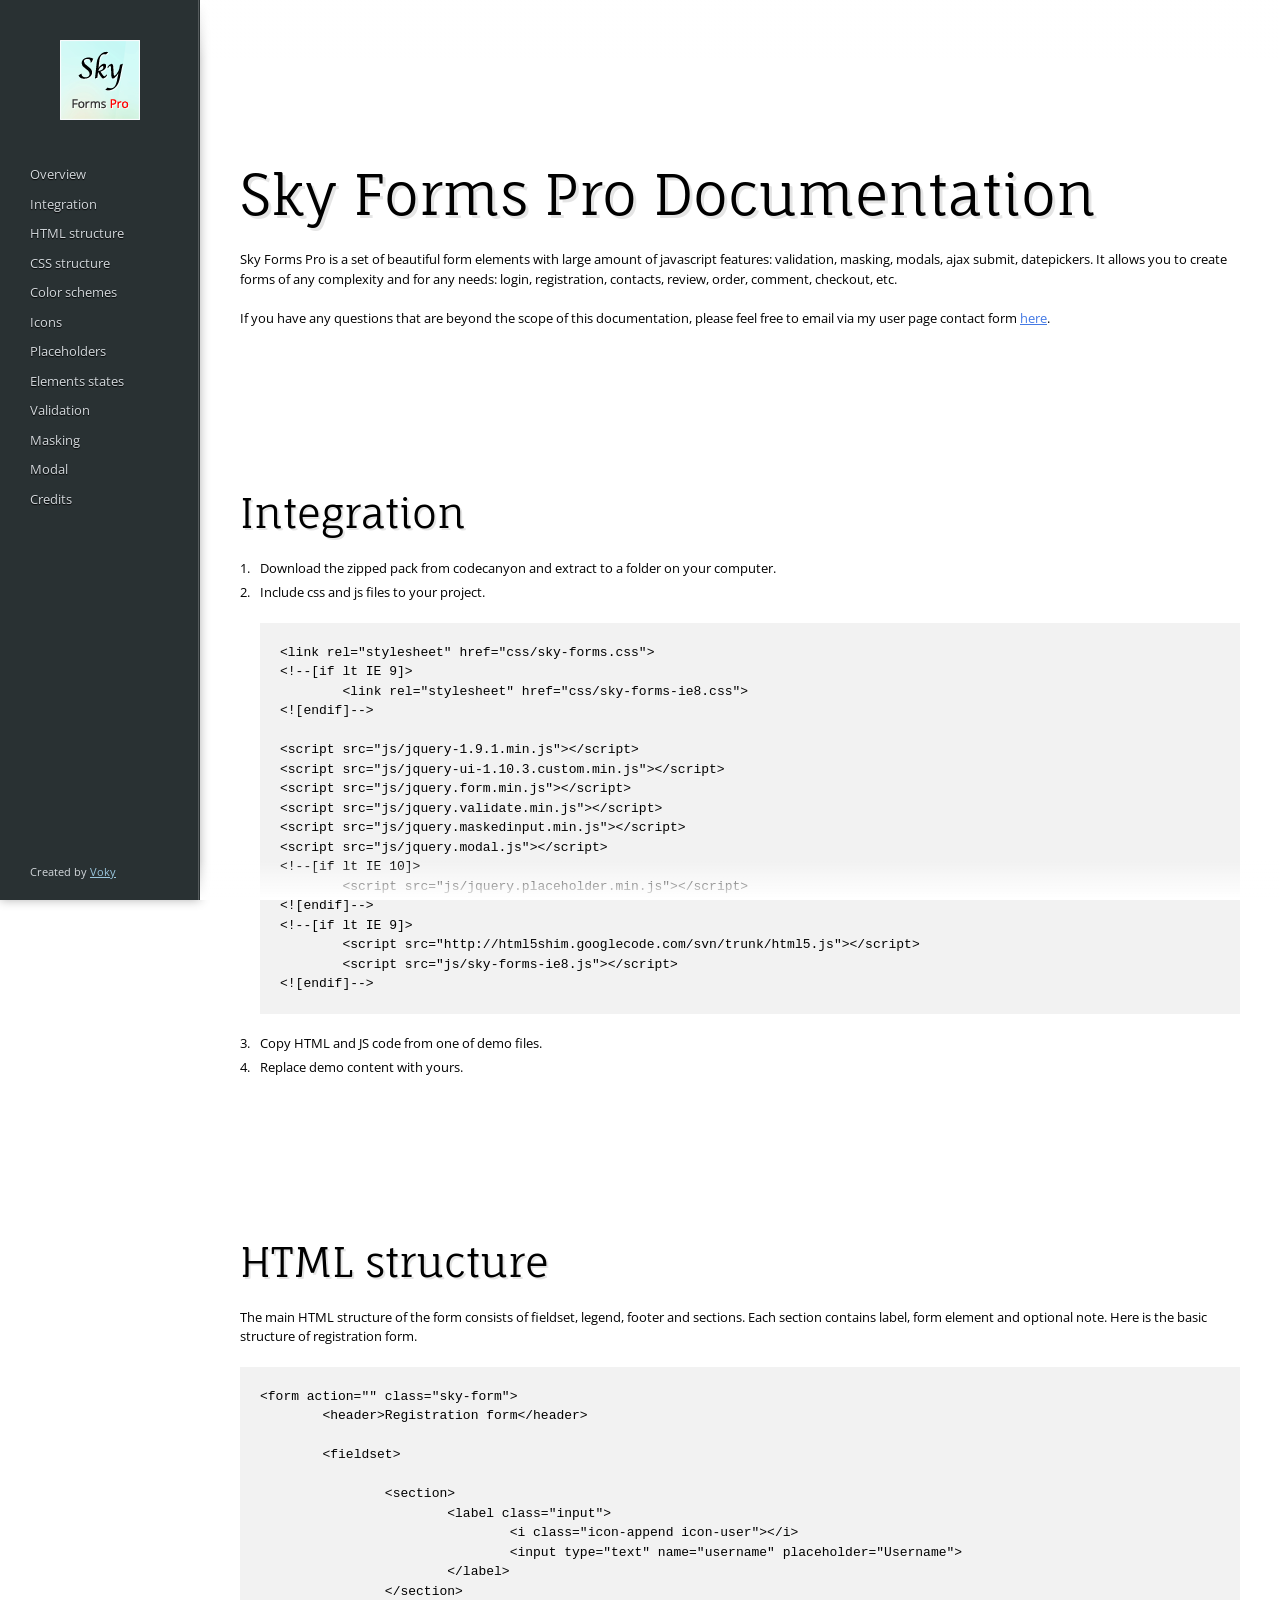
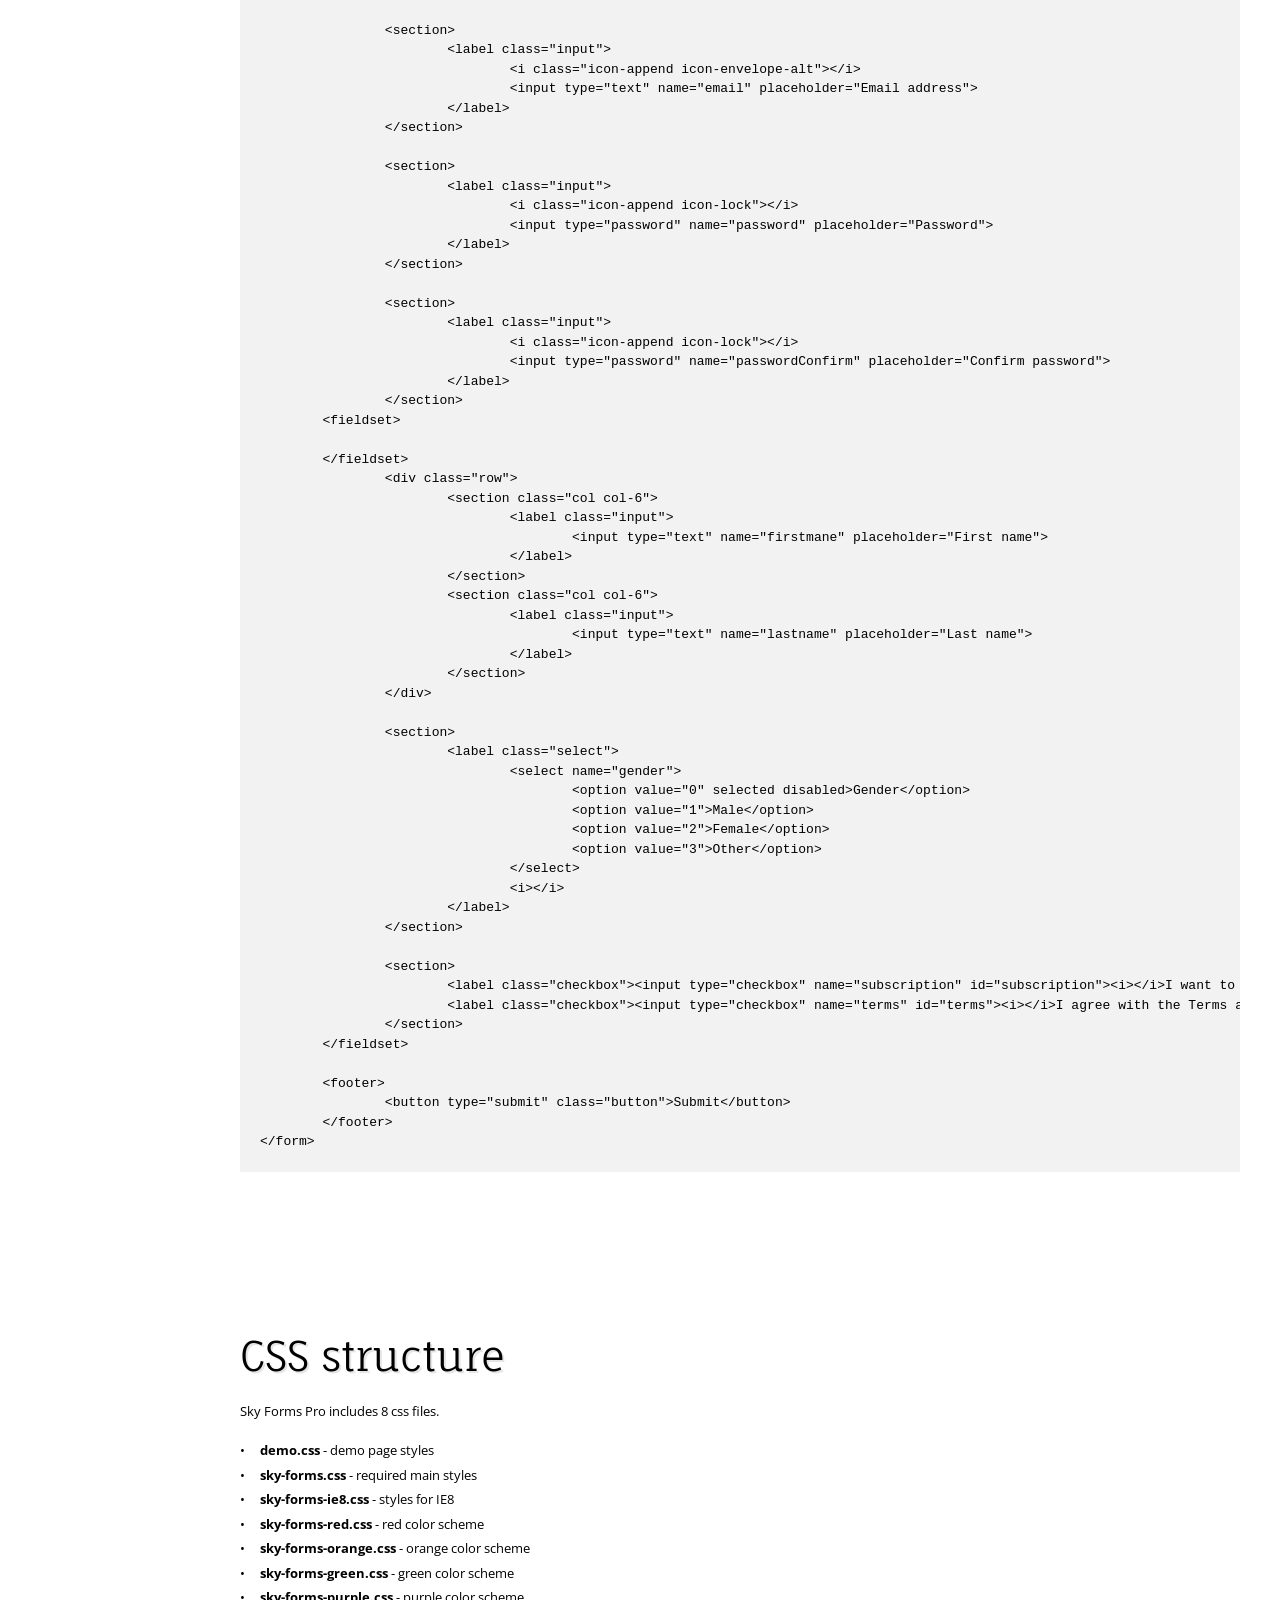
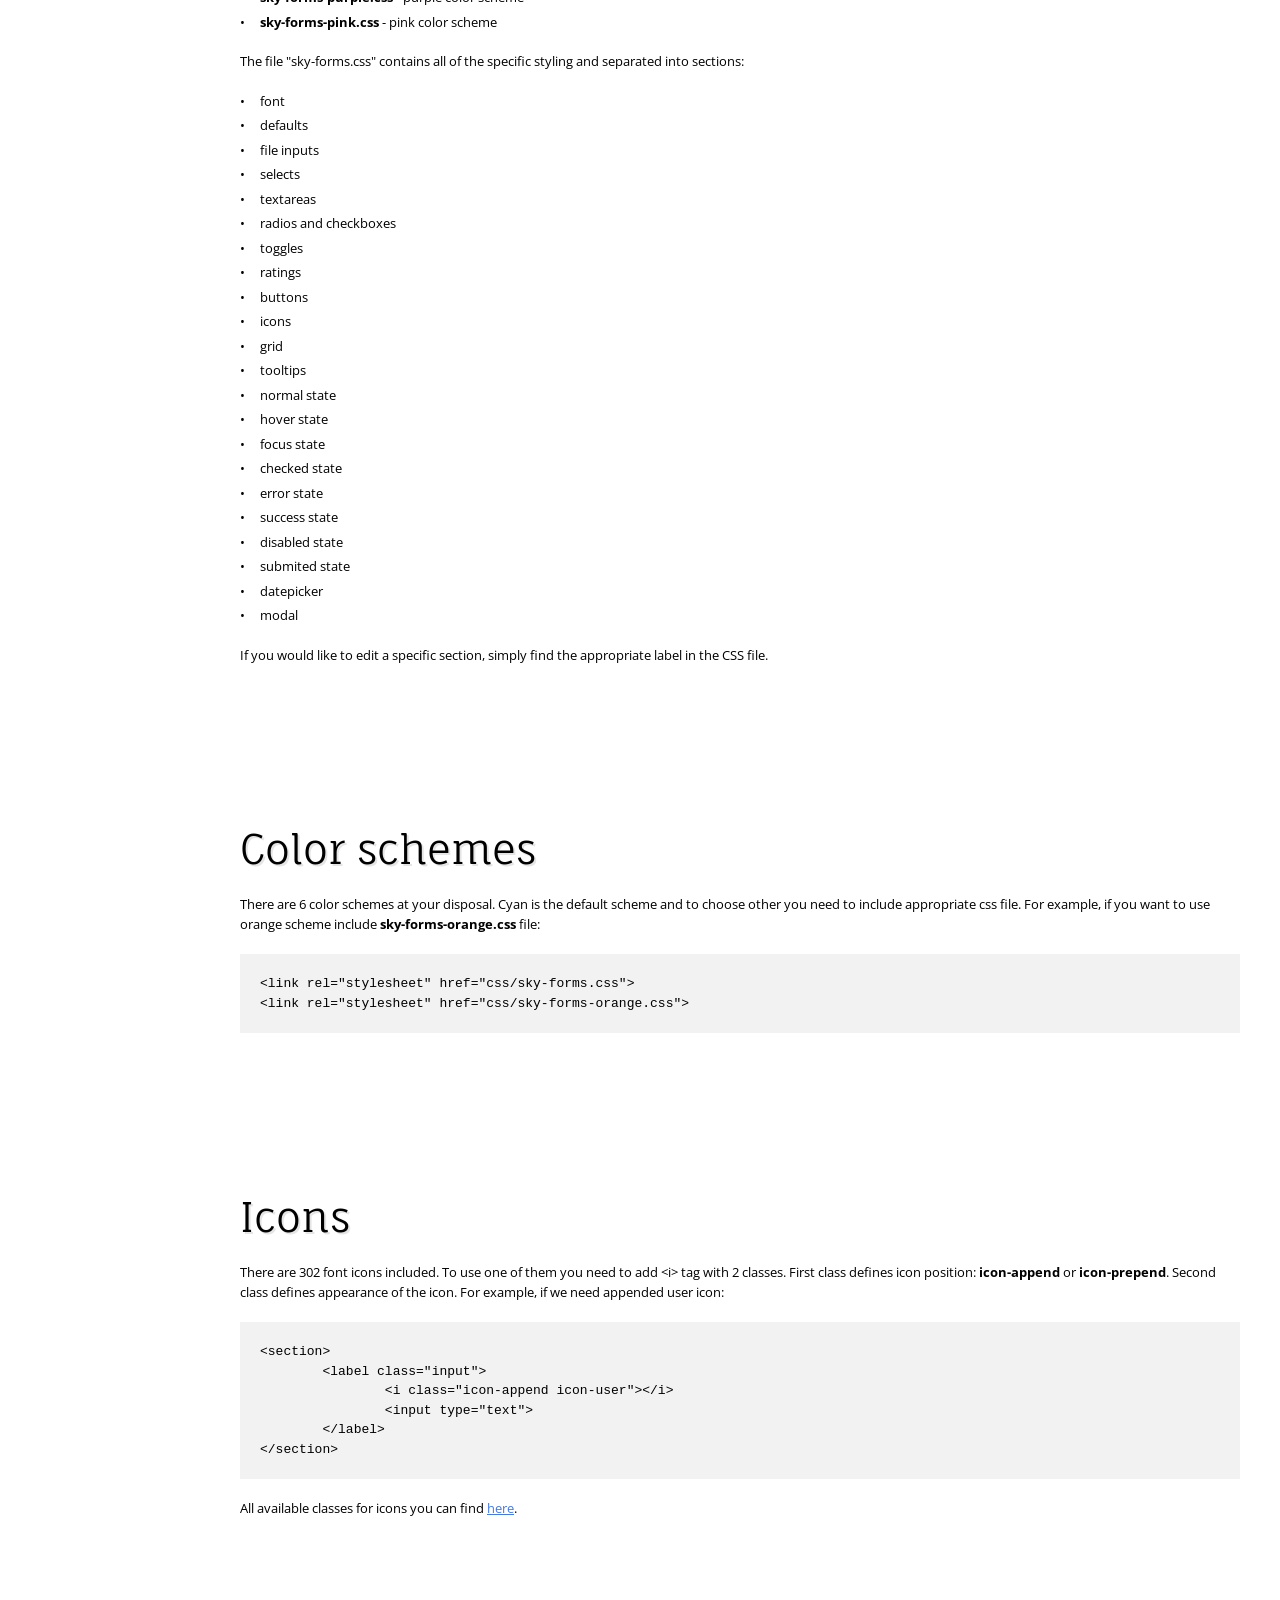
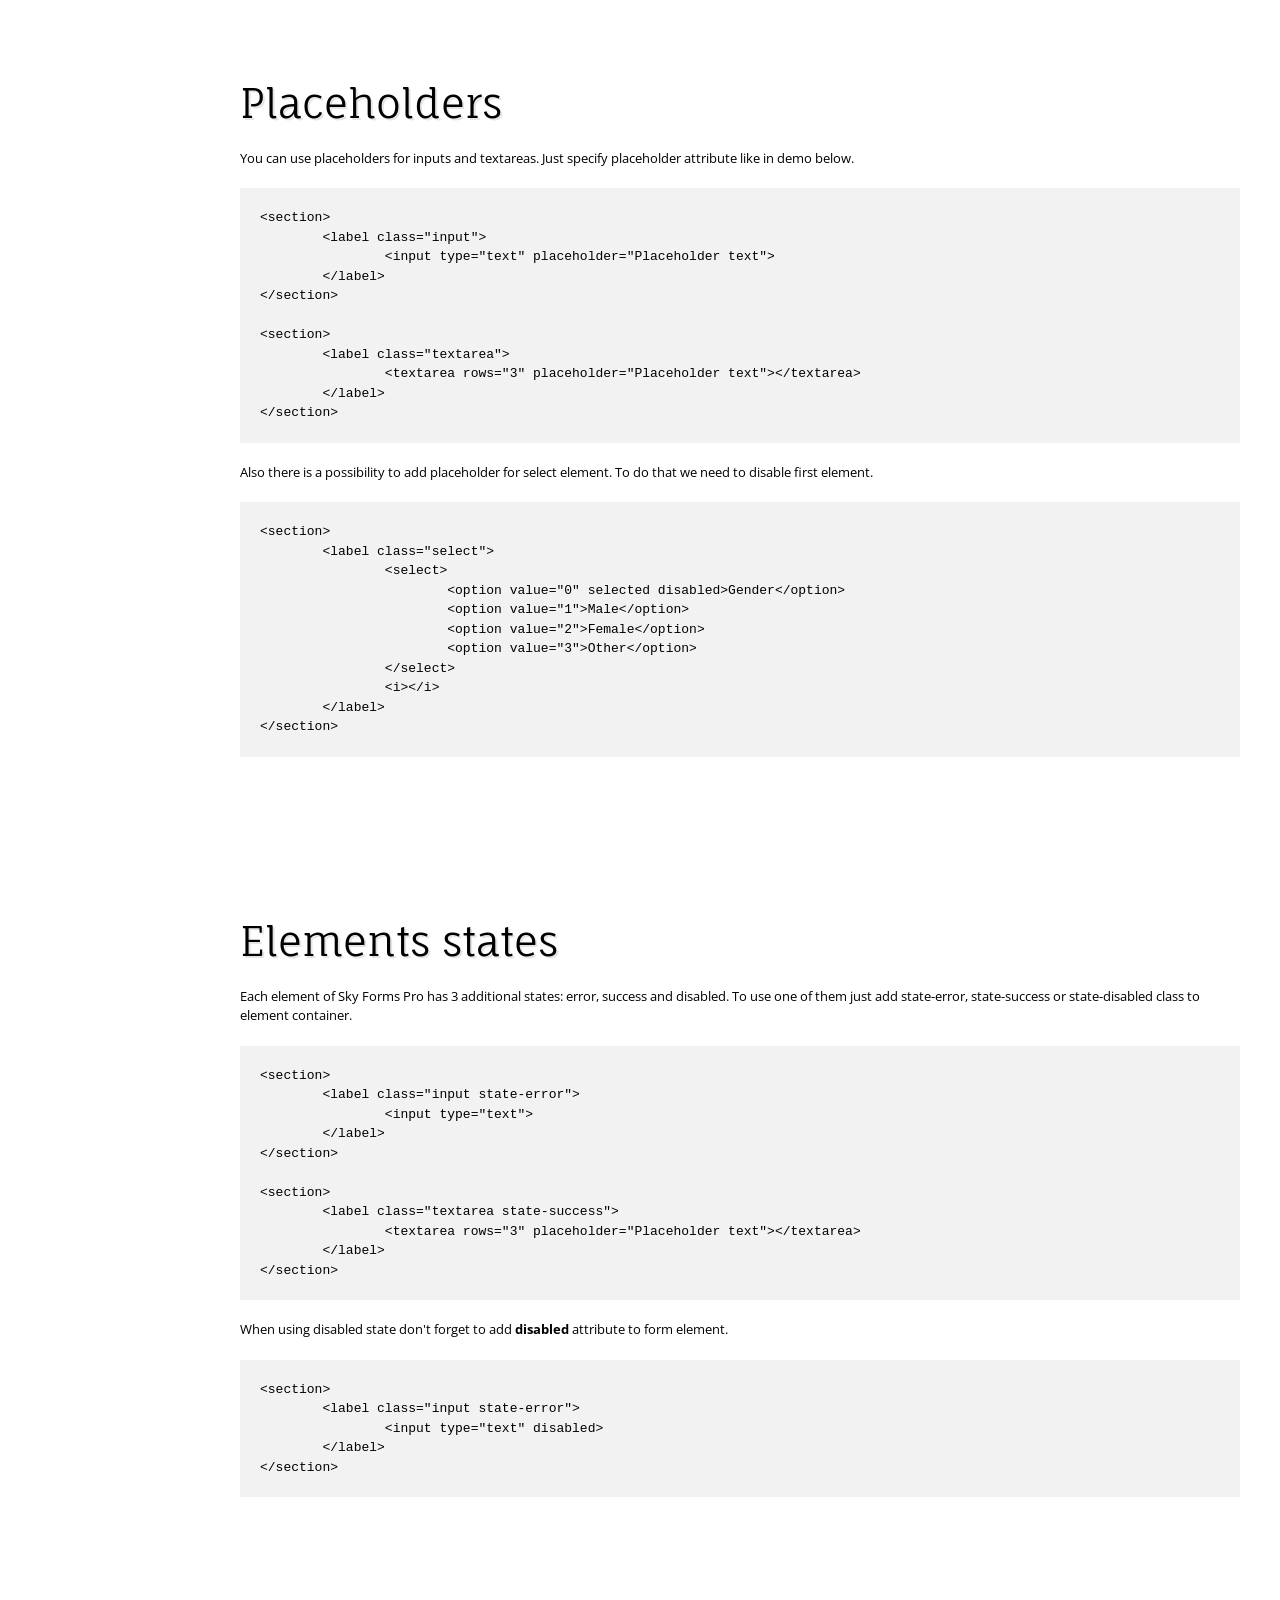
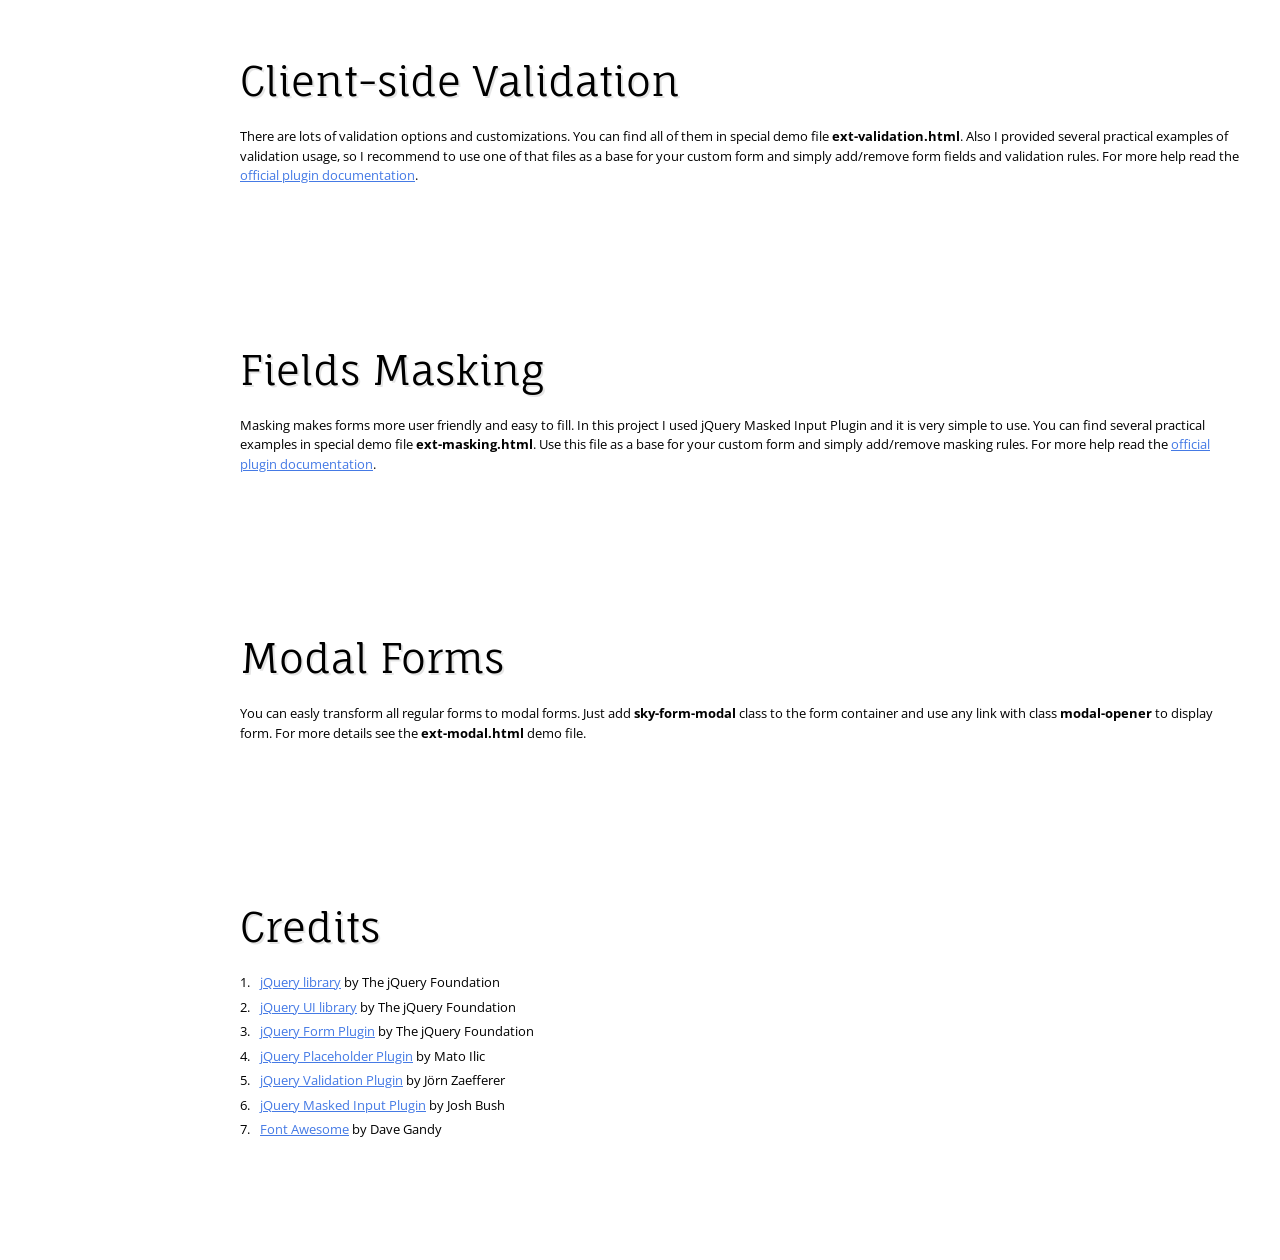
<file: assets/plugins/sky-forms-pro/documentation/index.html>
<!DOCTYPE html> 
<html>
	<head>
		<meta charset="utf-8">
		<title>Documentation for Sky Forms Pro</title>
		
		<meta name="viewport" content="width=1024">
		
		<link rel="stylesheet" href="css/main.css">
		
		<script src="http://ajax.googleapis.com/ajax/libs/jquery/1.9.1/jquery.min.js"></script>
		<script src="js/main.js"></script>
	</head>
	<body id="overview">
		<article>
			<!-- overview -->
			<section>
				<h1>Sky Forms Pro Documentation</h1>
				<p>Sky Forms Pro is a set of beautiful form elements with large amount of javascript features: validation, masking, modals, ajax submit, datepickers. It allows you to create forms of any complexity and for any needs: login, registration, contacts, review, order, comment, checkout, etc.</p>
				<p>If you have any questions that are beyond the scope of this documentation, please feel free to email via my user page contact form <a href="http://codecanyon.net/user/voky?ref=voky">here</a>.</p>
			</section>
			<!--/ overview -->
			
			<!-- integration -->
			<section id="integration">
				<h2>Integration</h2>
				<ol>
					<li>Download the zipped pack from codecanyon and extract to a folder on your computer.</li>
					<li>Include css and js files to your project.
<pre>&lt;link rel=&quot;stylesheet&quot; href=&quot;css/sky-forms.css&quot;&gt;
&lt;!--[if lt IE 9]&gt;
	&lt;link rel=&quot;stylesheet&quot; href=&quot;css/sky-forms-ie8.css&quot;&gt;
&lt;![endif]--&gt;

&lt;script src=&quot;js/jquery-1.9.1.min.js&quot;&gt;&lt;/script&gt;
&lt;script src=&quot;js/jquery-ui-1.10.3.custom.min.js&quot;&gt;&lt;/script&gt;
&lt;script src=&quot;js/jquery.form.min.js&quot;&gt;&lt;/script&gt;
&lt;script src=&quot;js/jquery.validate.min.js&quot;&gt;&lt;/script&gt;
&lt;script src=&quot;js/jquery.maskedinput.min.js&quot;&gt;&lt;/script&gt;
&lt;script src=&quot;js/jquery.modal.js&quot;&gt;&lt;/script&gt;
&lt;!--[if lt IE 10]&gt;
	&lt;script src=&quot;js/jquery.placeholder.min.js&quot;&gt;&lt;/script&gt;
&lt;![endif]--&gt;		
&lt;!--[if lt IE 9]&gt;
	&lt;script src=&quot;http://html5shim.googlecode.com/svn/trunk/html5.js&quot;&gt;&lt;/script&gt;
	&lt;script src=&quot;js/sky-forms-ie8.js&quot;&gt;&lt;/script&gt;
&lt;![endif]--&gt;</pre>
					</li>
					<li>Copy HTML and JS code from one of demo files.</li>
					<li>Replace demo content with yours.</li>
				</ol>
			</section>
			<!--/ integration -->
			
			<!-- html structure -->
			<section id="html">
				<h2>HTML structure</h2>
				<p>The main HTML structure of the form consists of fieldset, legend, footer and sections. Each section contains label, form element and optional note. Here is the basic structure of registration form.</p>
<pre>&lt;form action=&quot;&quot; class=&quot;sky-form&quot;&gt;
	&lt;header&gt;Registration form&lt;/header&gt;
		
	&lt;fieldset&gt;
		
		&lt;section&gt;
			&lt;label class=&quot;input&quot;&gt;
				&lt;i class=&quot;icon-append icon-user&quot;&gt;&lt;/i&gt;
				&lt;input type=&quot;text&quot; name=&quot;username&quot; placeholder=&quot;Username&quot;&gt;
			&lt;/label&gt;
		&lt;/section&gt;
		
		&lt;section&gt;
			&lt;label class=&quot;input&quot;&gt;
				&lt;i class=&quot;icon-append icon-envelope-alt&quot;&gt;&lt;/i&gt;
				&lt;input type=&quot;text&quot; name=&quot;email&quot; placeholder=&quot;Email address&quot;&gt;
			&lt;/label&gt;
		&lt;/section&gt;
		
		&lt;section&gt;
			&lt;label class=&quot;input&quot;&gt;
				&lt;i class=&quot;icon-append icon-lock&quot;&gt;&lt;/i&gt;
				&lt;input type=&quot;password&quot; name=&quot;password&quot; placeholder=&quot;Password&quot;&gt;
			&lt;/label&gt;
		&lt;/section&gt;
		
		&lt;section&gt;
			&lt;label class=&quot;input&quot;&gt;
				&lt;i class=&quot;icon-append icon-lock&quot;&gt;&lt;/i&gt;
				&lt;input type=&quot;password&quot; name=&quot;passwordConfirm&quot; placeholder=&quot;Confirm password&quot;&gt;
			&lt;/label&gt;
		&lt;/section&gt;
	&lt;fieldset&gt;	
		
	&lt;/fieldset&gt;		
		&lt;div class=&quot;row&quot;&gt;
			&lt;section class=&quot;col col-6&quot;&gt;
				&lt;label class=&quot;input&quot;&gt;
					&lt;input type=&quot;text&quot; name=&quot;firstmane&quot; placeholder=&quot;First name&quot;&gt;
				&lt;/label&gt;
			&lt;/section&gt;
			&lt;section class=&quot;col col-6&quot;&gt;
				&lt;label class=&quot;input&quot;&gt;
					&lt;input type=&quot;text&quot; name=&quot;lastname&quot; placeholder=&quot;Last name&quot;&gt;
				&lt;/label&gt;
			&lt;/section&gt;
		&lt;/div&gt;
		
		&lt;section&gt;
			&lt;label class=&quot;select&quot;&gt;
				&lt;select name=&quot;gender&quot;&gt;
					&lt;option value=&quot;0&quot; selected disabled&gt;Gender&lt;/option&gt;
					&lt;option value=&quot;1&quot;&gt;Male&lt;/option&gt;
					&lt;option value=&quot;2&quot;&gt;Female&lt;/option&gt;
					&lt;option value=&quot;3&quot;&gt;Other&lt;/option&gt;
				&lt;/select&gt;
				&lt;i&gt;&lt;/i&gt;
			&lt;/label&gt;
		&lt;/section&gt;
		
		&lt;section&gt;
			&lt;label class=&quot;checkbox&quot;&gt;&lt;input type=&quot;checkbox&quot; name=&quot;subscription&quot; id=&quot;subscription&quot;&gt;&lt;i&gt;&lt;/i&gt;I want to receive news and  special offers&lt;/label&gt;
			&lt;label class=&quot;checkbox&quot;&gt;&lt;input type=&quot;checkbox&quot; name=&quot;terms&quot; id=&quot;terms&quot;&gt;&lt;i&gt;&lt;/i&gt;I agree with the Terms and Conditions&lt;/label&gt;
		&lt;/section&gt;
	&lt;/fieldset&gt;
	
	&lt;footer&gt;
		&lt;button type=&quot;submit&quot; class=&quot;button&quot;&gt;Submit&lt;/button&gt;
	&lt;/footer&gt;
&lt;/form&gt;</pre>
			</section>
			<!--/ html structure -->
			
			<!-- css structure -->
			<section id="css">
				<h2>CSS structure</h2>
				<p>Sky Forms Pro includes 8 css files.</p>
				<ul>
					<li><strong>demo.css</strong> - demo page styles</li>
					<li><strong>sky-forms.css</strong> - required main styles</li>
					<li><strong>sky-forms-ie8.css</strong> - styles for IE8</li>
					<li><strong>sky-forms-red.css</strong> - red color scheme</li>
					<li><strong>sky-forms-orange.css</strong> - orange color scheme</li>
					<li><strong>sky-forms-green.css</strong> - green color scheme</li>
					<li><strong>sky-forms-purple.css</strong> - purple color scheme</li>
					<li><strong>sky-forms-pink.css</strong> - pink color scheme</li>
				</ul>
				<p>The file "sky-forms.css" contains all of the specific styling and separated into sections:</p>
				<ul>
					<li>font</li>
					<li>defaults</li>
					<li>file inputs</li>
					<li>selects</li>
					<li>textareas</li>
					<li>radios and checkboxes</li>
					<li>toggles</li>
					<li>ratings</li>
					<li>buttons</li>
					<li>icons</li>
					<li>grid</li>
					<li>tooltips</li>
					<li>normal state</li>
					<li>hover state</li>
					<li>focus state</li>
					<li>checked state</li>
					<li>error state</li>
					<li>success state</li>
					<li>disabled state</li>
					<li>submited state</li>
					<li>datepicker</li>
					<li>modal</li>
				</ul>
				<p>If you would like to edit a specific section, simply find the appropriate label in the CSS file.</p>
			</section>
			<!--/ css structure -->
			
			<!-- schemes -->
			<section id="schemes">
				<h2>Color schemes</h2>
				<p>There are 6 color schemes at your disposal. Cyan is the default scheme and to choose other you need to include appropriate css file. For example, if you want to use orange scheme include <strong>sky-forms-orange.css</strong> file:</p>
<pre>&lt;link rel=&quot;stylesheet&quot; href=&quot;css/sky-forms.css&quot;&gt;
&lt;link rel=&quot;stylesheet&quot; href=&quot;css/sky-forms-orange.css&quot;&gt;</pre>
			</section>
			<!--/ schemes -->		
			
			<!-- icons -->
			<section id="icons">
				<h2>Icons</h2>
				<p>There are 302 font icons included. To use one of them you need to add &lt;i&gt; tag with 2 classes. First class defines icon position: <strong>icon-append</strong> or <strong>icon-prepend</strong>. Second class defines appearance of the icon. For example, if we need appended user icon:</p>
<pre>&lt;section&gt;
	&lt;label class=&quot;input&quot;&gt;
		&lt;i class=&quot;icon-append icon-user&quot;&gt;&lt;/i&gt;
		&lt;input type=&quot;text&quot;&gt;
	&lt;/label&gt;
&lt;/section&gt;</pre>
				<p>All available classes for icons you can find <a href="http://fortawesome.github.io/Font-Awesome/icons/" target="_blank">here</a>.</p>
			</section>
			<!--/ icons -->
			
			<!-- placeholders -->
			<section id="placeholders">
				<h2>Placeholders</h2>
				<p>You can use placeholders for inputs and textareas. Just specify placeholder attribute like in demo below.</p>
<pre>&lt;section&gt;
	&lt;label class=&quot;input&quot;&gt;
		&lt;input type=&quot;text&quot; placeholder=&quot;Placeholder text&quot;&gt;
	&lt;/label&gt;
&lt;/section&gt;

&lt;section&gt;
	&lt;label class=&quot;textarea&quot;&gt;
		&lt;textarea rows=&quot;3&quot; placeholder=&quot;Placeholder text&quot;&gt;&lt;/textarea&gt;
	&lt;/label&gt;
&lt;/section&gt;</pre>
				<p>Also there is a possibility to add placeholder for select element. To do that we need to disable first element.</p>
<pre>&lt;section&gt;
	&lt;label class=&quot;select&quot;&gt;
		&lt;select&gt;
			&lt;option value=&quot;0&quot; selected disabled&gt;Gender&lt;/option&gt;
			&lt;option value=&quot;1&quot;&gt;Male&lt;/option&gt;
			&lt;option value=&quot;2&quot;&gt;Female&lt;/option&gt;
			&lt;option value=&quot;3&quot;&gt;Other&lt;/option&gt;
		&lt;/select&gt;
		&lt;i&gt;&lt;/i&gt;
	&lt;/label&gt;
&lt;/section&gt;</pre>
			</section>
			<!--/ placeholders -->
			
			<!-- states -->
			<section id="states">
				<h2>Elements states</h2>
				<p>Each element of Sky Forms Pro has 3 additional states: error, success and disabled. To use one of them just add state-error, state-success or state-disabled class to element container.</p>
<pre>&lt;section&gt;
	&lt;label class=&quot;input state-error&quot;&gt;
		&lt;input type=&quot;text&quot;&gt;
	&lt;/label&gt;
&lt;/section&gt;

&lt;section&gt;
	&lt;label class=&quot;textarea state-success&quot;&gt;
		&lt;textarea rows=&quot;3&quot; placeholder=&quot;Placeholder text&quot;&gt;&lt;/textarea&gt;
	&lt;/label&gt;
&lt;/section&gt;</pre>
				<p>When using disabled state don't forget to add <strong>disabled</strong> attribute to form element.</p>
<pre>&lt;section&gt;
	&lt;label class=&quot;input state-error&quot;&gt;
		&lt;input type=&quot;text&quot; disabled&gt;
	&lt;/label&gt;
&lt;/section&gt;</pre>
			</section>
			<!--/ states -->
			
			<!-- validation -->
			<section id="validation">
				<h2>Client-side Validation</h2>
				<p>There are lots of validation options and customizations. You can find all of them in special demo file <strong>ext-validation.html</strong>. Also I provided several practical examples of validation usage, so I recommend to use one of that files as a base for your custom form and simply add/remove form fields and validation rules. For more help read the <a href="http://jqueryvalidation.org/documentation">official plugin documentation</a>.</p>
			</section>
			<!--/ validation -->
			
			<!-- masking -->
			<section id="masking">
				<h2>Fields Masking</h2>
				<p>Masking makes forms more user friendly and easy to fill. In this project I used jQuery Masked Input Plugin and it is very simple to use. You can find several practical examples in special demo file <strong>ext-masking.html</strong>. Use this file as a base for your custom form and simply add/remove masking rules. For more help read the <a href="http://digitalbush.com/projects/masked-input-plugin/">official plugin documentation</a>.</p>
			</section>
			<!--/ masking -->
			
			<!-- modal -->
			<section id="modal">
				<h2>Modal Forms</h2>
				<p>You can easly transform all regular forms to modal forms. Just add <strong>sky-form-modal</strong> class to the form container and use any link with class <strong>modal-opener</strong> to display form. For more details see the <strong>ext-modal.html</strong> demo file.</p>
			</section>
			<!--/ modal -->
			
			<!-- credits -->
			<section id="credits">
				<h2>Credits</h2>
				<ol>
					<li><a href="http://jquery.com" target="_blank">jQuery library</a> by The jQuery Foundation</li>
					<li><a href="http://jqueryui.com" target="_blank">jQuery UI library</a> by The jQuery Foundation</li>
					<li><a href="https://github.com/malsup/form" target="_blank">jQuery Form Plugin</a> by The jQuery Foundation</li>
					<li><a href="http://matoilic.github.com/jquery.placeholder" target="_blank">jQuery Placeholder Plugin</a> by Mato Ilic</li>
					<li><a href="https://github.com/jzaefferer/jquery-validation/" target="_blank">jQuery Validation Plugin</a> by Jörn Zaefferer</li>
					<li><a href="http://digitalbush.com/projects/masked-input-plugin/" target="_blank">jQuery Masked Input Plugin</a> by Josh Bush</li>
					<li><a href="http://fortawesome.github.com/Font-Awesome/" target="_blank">Font Awesome</a> by Dave Gandy</li>
				</ol>
			</section>
			<!--/ credits -->
		</article>
		
		<aside>
			<!-- logo -->
			<img src="img/thumbnail.png" alt="" />
			<!--/ logo -->
			
			<!-- main nav -->
			<nav id="main-nav">
				<ul>
					<li><a href="#overview">Overview</a></li>
					<li><a href="#integration">Integration</a></li>
					<li><a href="#html">HTML structure</a></li>
					<li><a href="#css">CSS structure</a></li>
					<li><a href="#schemes">Color schemes</a></li>
					<li><a href="#icons">Icons</a></li>
					<li><a href="#placeholders">Placeholders</a></li>
					<li><a href="#states">Elements states</a></li>
					<li><a href="#validation">Validation</a></li>
					<li><a href="#masking">Masking</a></li>
					<li><a href="#modal">Modal</a></li>
					<li><a href="#credits">Credits</a></li>
				</ul>
			</nav>
			<!--/ main nav -->
			
			<!-- copyrights -->
			<p>Created by <a href="http://codecanyon.net/user/voky?ref=voky">Voky</a></p>
			<!--/ copyrights -->
		</aside>
	</body>
</html>
</file>
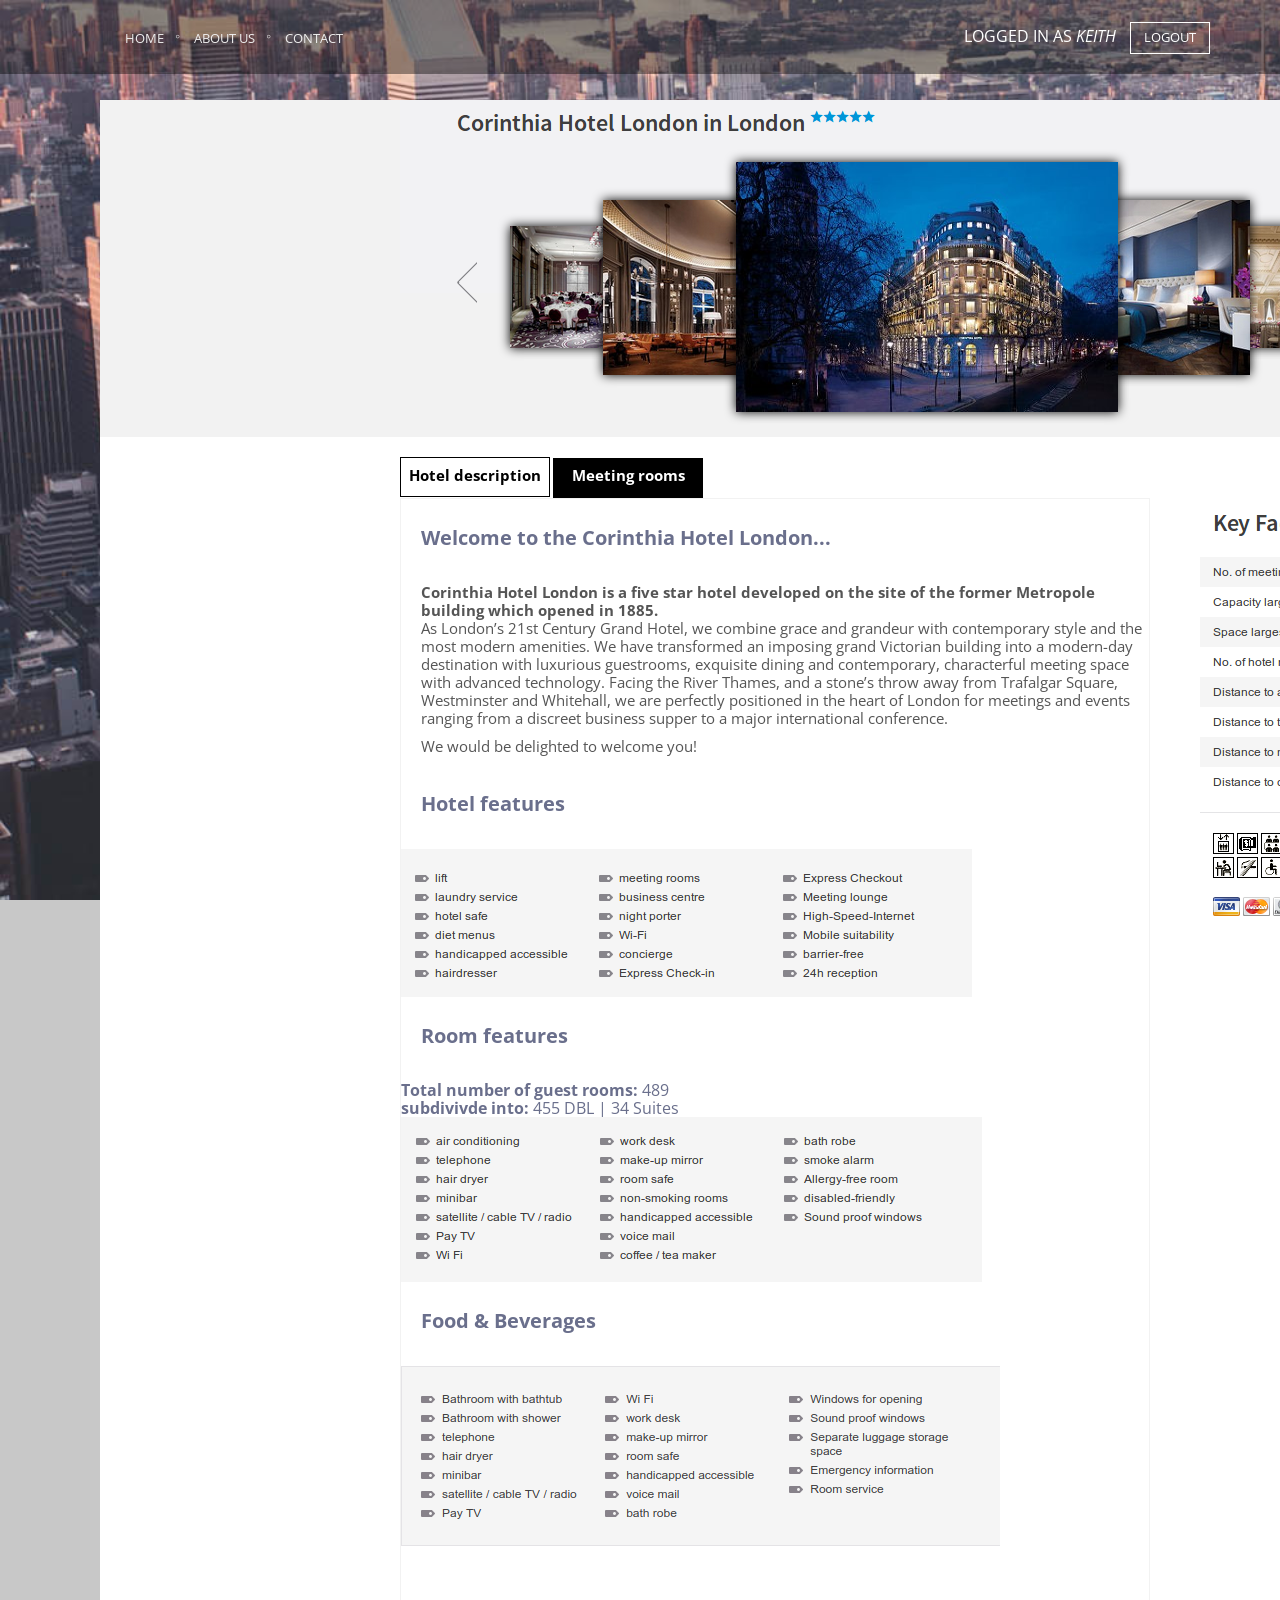
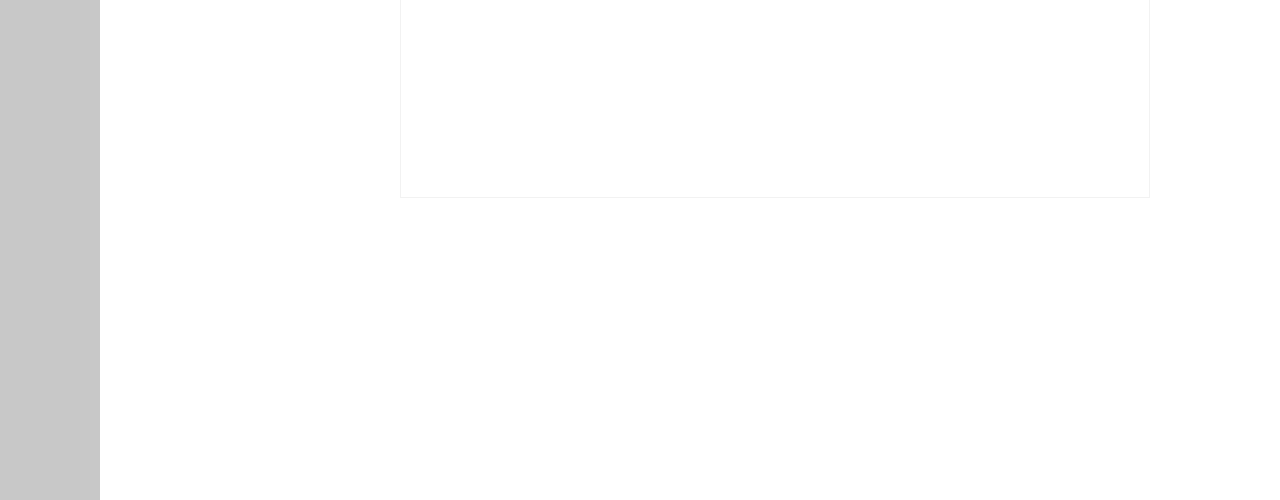
<file: corininfo.html>
<!DOCTYPE html>
<!--[if IE 8]> <html lang="en" class="ie8"> <![endif]-->
<!--[if IE 9]> <html lang="en" class="ie9"> <![endif]-->
<!--[if !IE]><!--> <html lang="en"> <!--<![endif]-->
<head>
    <title>JustMICE | Vacation Rental Rate Shopping</title>

    <!-- Meta -->
    <meta charset="utf-8">
    <meta name="viewport" content="width=device-width, initial-scale=1.0">
    <meta name="description" content="JustMICE - Rate Shopping for the Vacation Rental and Hotel Industry">
    <meta name="author" content="">

    <!-- Favicon -->
    <link rel="shortcut icon" href="favicon.ico">

    <!-- Web Fonts -->
    <link rel='stylesheet' type='text/css' href='//fonts.googleapis.com/css?family=Open+Sans:400,300,600&subset=cyrillic,latin'>

    <!-- CSS Global Compulsory -->
    <link rel="stylesheet" href="assets/plugins/bootstrap/css/bootstrap.min.css">
    <link rel="stylesheet" href="assets/css/one.style.css">

    <!-- CSS Footer -->
    <link rel="stylesheet" href="assets/css/footers/footer-v7.css">

    <!-- CSS Implementing Plugins -->
    <link rel="stylesheet" href="assets/plugins/animate.css">
    <link rel="stylesheet" href="assets/plugins/line-icons/line-icons.css">
    <link rel="stylesheet" href="assets/plugins/font-awesome/css/font-awesome.min.css">
    <link rel="stylesheet" href="assets/plugins/pace/pace-flash.css">
    <link rel="stylesheet" href="assets/plugins/owl-carousel/owl.carousel.css">
    <link rel="stylesheet" href="assets/plugins/cube-portfolio/cubeportfolio/css/cubeportfolio.min.css">
    <link rel="stylesheet" href="assets/plugins/cube-portfolio/cubeportfolio/custom/custom-cubeportfolio.css">
    <link rel="stylesheet" href="assets/plugins/login-signup-modal-window/css/style.css">

    <!-- Style Switcher -->
    <link rel="stylesheet" href="assets/css/plugins/style-switcher.css">

    <!-- CSS Theme -->
    <link rel="stylesheet" href="assets/css/theme-colors/default.css" id="style_color">
    <link rel="stylesheet" href="assets/css/theme-skins/one.dark.css">

    <!-- CSS Customization -->
    <link rel="stylesheet" href="assets/css/custom.css">

<style>
    .hg{
        padding-left: 20px;
        padding-top: 30px;
        font-weight: bold;
        font-size: 20px;

    }
    p{
        padding-left: 20px;
        font-size: 15px;
    }
    .hov{
        display: inline-block;
        margin-left: 300px;margin-top: 20px;width:150px;height: 40px;background-color: black;color:white; font-size: 20; text-align: center; font-weight: bold;cursor: pointer;
    }
    .hov1{
        display: inline-block;
        margin-left: 3px;margin-top: 20px;width:150px;height: 40px;background-color: black;color:white; font-size: 20; text-align: center; font-weight: bold;cursor: pointer;
    }
    .hov{
        border: solid black 1px;
        background-color: white;
        color: black;

    }
        .hov1:hover{
        border: solid black 1px;
        background-color: white;
        color: black;

    }
</style>

</head>

<body background="assets/img/bg/img1.jpg" style="font: 600 16px/18px 'Open Sans',sans-serif; font-weight: normal;">
<section>
    <!--=== Header ===-->
    <nav class="one-page-header one-page-header-style-2 navbar navbar-default navbar-fixed-top" role="navigation">
        <div class="container">
            <div class="menu-container page-scroll">
                <button type="button" class="navbar-toggle" data-toggle="collapse" data-target=".navbar-ex1-collapse">
                    <span class="sr-only">Toggle navigation</span>
                    <span class="icon-bar"></span>
                    <span class="icon-bar"></span>
                    <span class="icon-bar"></span>
                </button>

                <a class="navbar-brand" href="#intro">
                    <!-- <span>U</span>nify -->
                    
                </a>
            </div>

            <div class="log-reg-block-simple cd-log_reg">
                <span style="color:white; padding-right: 10px;">Logged in as <em>keith</em></span>
                <a class="btn-u" href="index.html" >Logout</a>
            </div>
<!--
            <div class="top-contact-block">
                <i class="fa fa-phone fa-1"></i> <a href="tel:0 800 2000 123">0 800 2000 123</a>
            </div>
-->
            <!-- Collect the nav links, forms, and other content for toggling -->
            <div class="collapse navbar-collapse navbar-ex1-collapse">
                <div class="menu-container">
                    <ul class="nav navbar-nav">
                        <li class="page-scroll home">
                            <a href="index.html#intro">Home</a>
                        </li>
                        <li class="page-scroll">
                            <a href="index.html#about">About Us</a>
                        </li>
<!--                        <li class="page-scroll">
                            <a href="#faq">FAQ</a>
                        </li>
                        <li class="page-scroll">
                            <a href="#news">News</a>
                        </li>
-->                        <li class="page-scroll">
                            <a href="index.html#contact">Contact</a>
                        </li>
                    </ul>
                </div>
            </div>
            <!-- /.navbar-collapse -->
        </div>
        <!-- /.container -->
    </nav>
    <!--=== End Header ===-->

    <div style="width: 1650px; background-color: white; height: 2000px; margin-top: 100px;margin-left: 100px;">

            <div style="background-color: #f2f2f2;"><div style="margin-left: 300px; cursor: pointer;"><img src="assets/img/corimg.png"></div></div>
            

            <div style="" class="hov"><div style="padding-top: 8px;font-size: 15px;">Hotel description</div></div><div style="" class="hov1" onclick="window.location.pathname = window.location.pathname.replace('corininfo', 'corinrooms');"><div style="padding-top: 8px;font-size: 15px;">Meeting rooms</div></div>
<img src="assets/img/logo.png" style="position: absolute;top: 60px;left: 1330px;" alt="Logo" width="400">

            <div style=" border: solid 1px #f2f2f2;width:750px;height: 1300px;margin-left: 300px;margin-top: 0px;">
                <div class="hg">Welcome to the Corinthia Hotel London...</div><br><br>
                <p><b>Corinthia Hotel London is a five star hotel developed on the site of the former Metropole building which opened in 1885.</b>
                <img style="position: absolute;top: 500px;left: 1200px;" src="assets/img/facts1.png"><br> As London’s 21st Century Grand Hotel, we combine grace and grandeur with contemporary style and the most modern amenities. We have transformed an imposing grand Victorian building into a modern-day destination with luxurious guestrooms, exquisite dining and contemporary, characterful meeting space with advanced technology. Facing the River Thames, and a stone’s throw away from Trafalgar Square, Westminster and Whitehall, we are perfectly positioned in the heart of London for meetings and events ranging from a discreet business supper to a major international conference. </p>

                <p>We would be delighted to welcome you! </p>

                <div class="hg">Hotel features</div><br><br>
                <img src="assets/img/features1.png">


                <div class="hg">Room features</div><br><br>

                <b>Total number of guest rooms: </b>489<br>
                <b>subdivivde into: </b>455 DBL | 34 Suites<br>
                <img src="assets/img/rfeatures1.png">


                <div class="hg">Food &amp; Beverages</div><br><br>
                <img src="assets/img/rfeatures.png">
            </div>

            <!-- ////////////////////////////////////////////////////////////////////-->
            </div>


    </div>

<!-- -->
</section>
<!-- End Contact Section -->

    <!-- JS Global Compulsory -->
    <script src="assets/plugins/jquery/jquery.min.js"></script>
    <script src="assets/plugins/jquery/jquery-migrate.min.js"></script>
    <script src="assets/plugins/bootstrap/js/bootstrap.min.js"></script>
    <!-- JS Implementing Plugins -->
    <script src="assets/plugins/smoothScroll.js"></script>
    <script src="assets/plugins/jquery.easing.min.js"></script>
    <script src="assets/plugins/pace/pace.min.js"></script>
    <script src="assets/plugins/jquery.parallax.js"></script>
    <script src="assets/plugins/counter/waypoints.min.js"></script>
    <script src="assets/plugins/counter/jquery.counterup.min.js"></script>
    <script src="assets/plugins/owl-carousel/owl.carousel.js"></script>
    <script src="assets/plugins/sky-forms-pro/skyforms/js/jquery.form.min.js"></script>
    <script src="assets/plugins/sky-forms-pro/skyforms/js/jquery.validate.min.js"></script>
    <script src="assets/plugins/cube-portfolio/cubeportfolio/js/jquery.cubeportfolio.min.js"></script>
    <script src="assets/plugins/modernizr.js"></script>
    <script src="assets/plugins/login-signup-modal-window/js/main.js"></script> <!-- Gem jQuery -->
    <script src="assets/plugins/backstretch/backstretch-ini.js"></script> <!-- promo -->

    <!-- JS Page Level-->
    <script src="assets/js/one.app.js"></script>
    <script src="assets/js/forms/login.js"></script>
    <script src="assets/js/forms/contact.js"></script>
    <script src="assets/js/plugins/pace-loader.js"></script>
    <script src="assets/js/plugins/owl-carousel.js"></script>
    <script src="assets/js/plugins/style-switcher.js"></script>
    <script src="assets/js/plugins/cube-portfolio/cube-portfolio-lightbox.js"></script>
    <script>
        jQuery(document).ready(function() {
            App.init();
            App.initCounter();
            App.initParallaxBg();
            LoginForm.initLoginForm();
            ContactForm.initContactForm();
            OwlCarousel.initOwlCarousel();
            StyleSwitcher.initStyleSwitcher();
        });
        $('body').css('background-image', 'url(assets/img/bg/img1.jpg)');
        $('body').css('background-size', 'cover');
        $('body').css('background-attachment', 'fixed');
    </script>
    <!--[if lt IE 9]>
        <script src="assets/plugins/respond.js"></script>
        <script src="assets/plugins/html5shiv.js"></script>
        <script src="assets/js/plugins/placeholder-IE-fixes.js"></script>
        <script src="assets/plugins/sky-forms-pro/skyforms/js/sky-forms-ie8.js"></script>
    <![endif]-->

    <!--[if lt IE 10]>
        <script src="assets/plugins/sky-forms-pro/skyforms/js/jquery.placeholder.min.js"></script>
    <![endif]-->
</body>
</html>
</file>
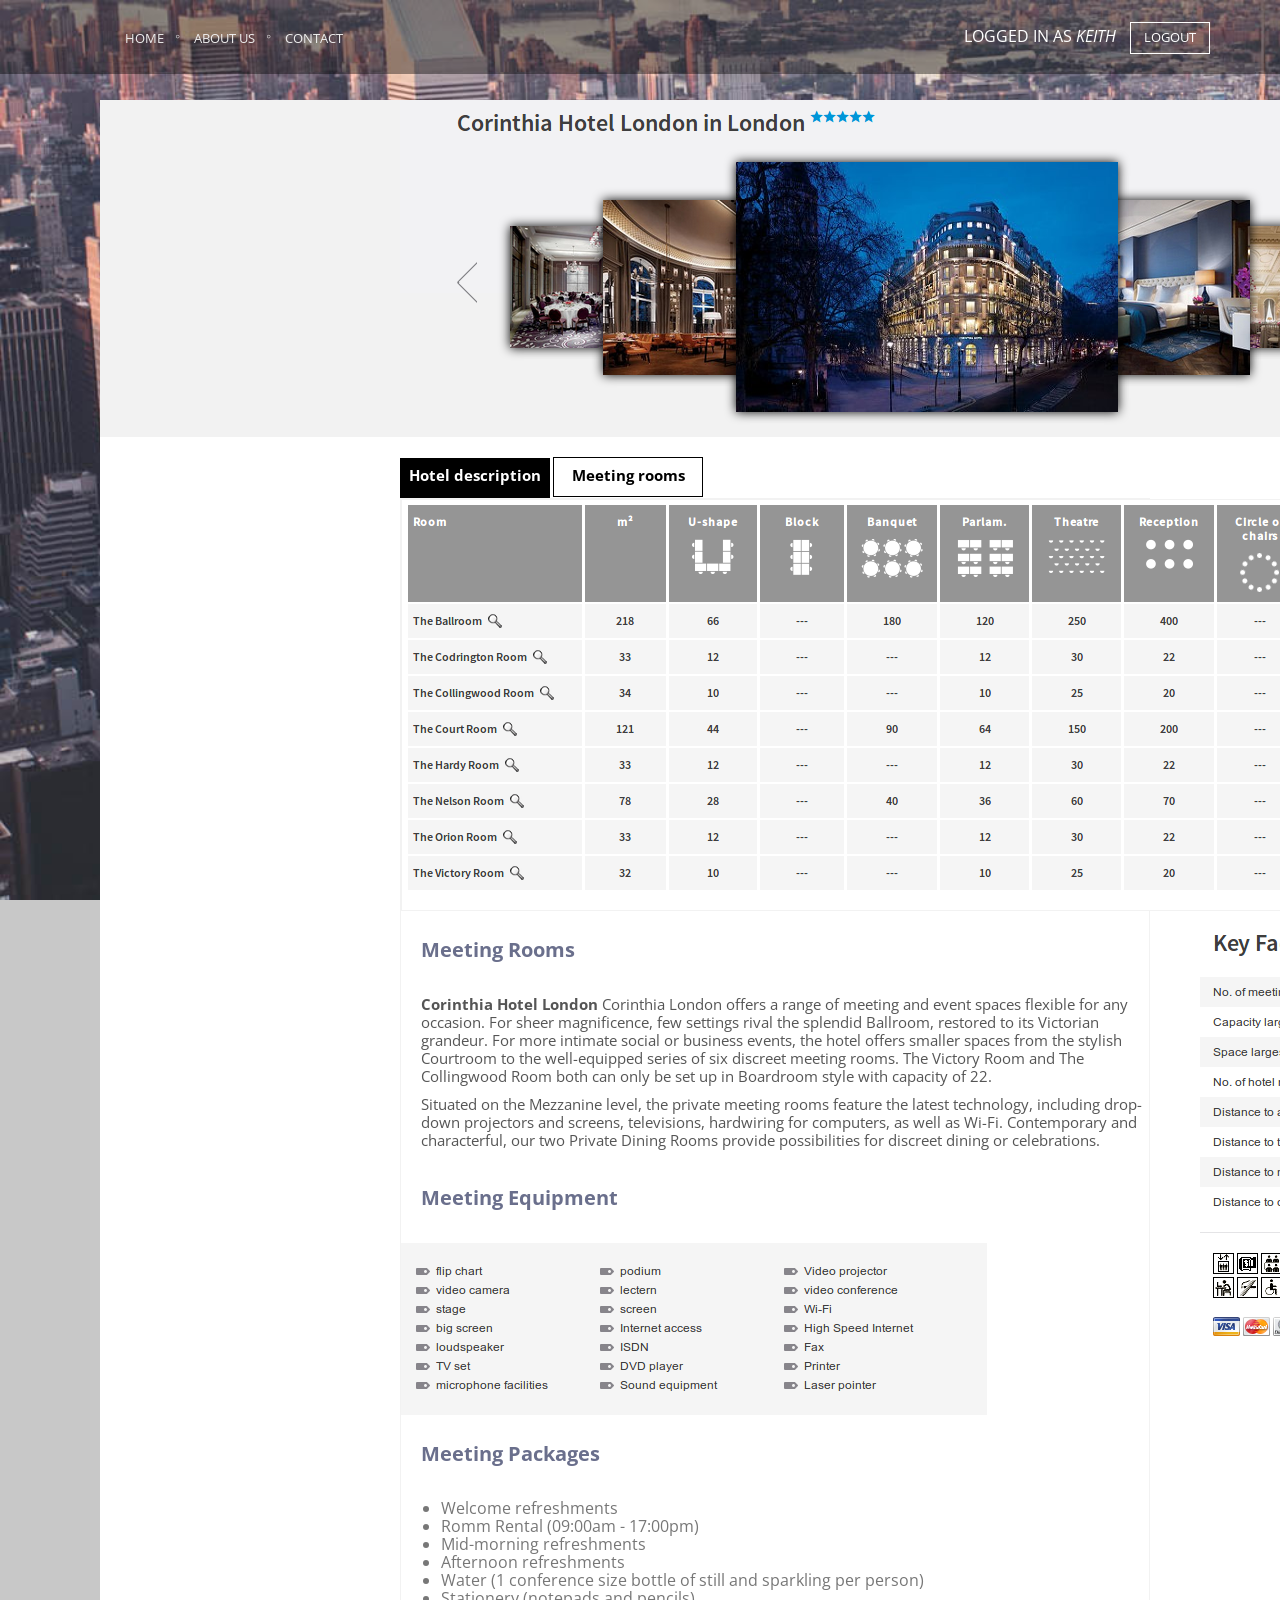
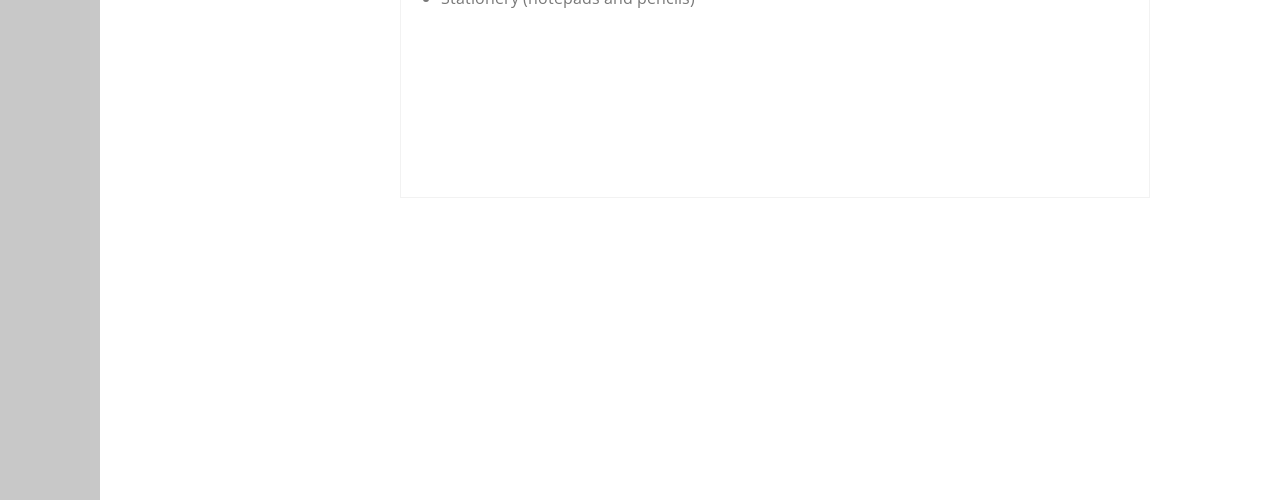
<file: corinrooms.html>
<!DOCTYPE html>
<!--[if IE 8]> <html lang="en" class="ie8"> <![endif]-->
<!--[if IE 9]> <html lang="en" class="ie9"> <![endif]-->
<!--[if !IE]><!--> <html lang="en"> <!--<![endif]-->
<head>
    <title>JustMICE | Vacation Rental Rate Shopping</title>

    <!-- Meta -->
    <meta charset="utf-8">
    <meta name="viewport" content="width=device-width, initial-scale=1.0">
    <meta name="description" content="JustMICE - Rate Shopping for the Vacation Rental and Hotel Industry">
    <meta name="author" content="">

    <!-- Favicon -->
    <link rel="shortcut icon" href="favicon.ico">

    <!-- Web Fonts -->
    <link rel='stylesheet' type='text/css' href='//fonts.googleapis.com/css?family=Open+Sans:400,300,600&subset=cyrillic,latin'>

    <!-- CSS Global Compulsory -->
    <link rel="stylesheet" href="assets/plugins/bootstrap/css/bootstrap.min.css">
    <link rel="stylesheet" href="assets/css/one.style.css">

    <!-- CSS Footer -->
    <link rel="stylesheet" href="assets/css/footers/footer-v7.css">

    <!-- CSS Implementing Plugins -->
    <link rel="stylesheet" href="assets/plugins/animate.css">
    <link rel="stylesheet" href="assets/plugins/line-icons/line-icons.css">
    <link rel="stylesheet" href="assets/plugins/font-awesome/css/font-awesome.min.css">
    <link rel="stylesheet" href="assets/plugins/pace/pace-flash.css">
    <link rel="stylesheet" href="assets/plugins/owl-carousel/owl.carousel.css">
    <link rel="stylesheet" href="assets/plugins/cube-portfolio/cubeportfolio/css/cubeportfolio.min.css">
    <link rel="stylesheet" href="assets/plugins/cube-portfolio/cubeportfolio/custom/custom-cubeportfolio.css">
    <link rel="stylesheet" href="assets/plugins/login-signup-modal-window/css/style.css">

    <!-- Style Switcher -->
    <link rel="stylesheet" href="assets/css/plugins/style-switcher.css">

    <!-- CSS Theme -->
    <link rel="stylesheet" href="assets/css/theme-colors/default.css" id="style_color">
    <link rel="stylesheet" href="assets/css/theme-skins/one.dark.css">

    <!-- CSS Customization -->
    <link rel="stylesheet" href="assets/css/custom.css">

<style>
    .hg{
        padding-left: 20px;
        padding-top: 30px;
        font-weight: bold;
        font-size: 20px;

    }
    p{
        padding-left: 20px;
        font-size: 15px;
    }
    .hov{
        display: inline-block;
        margin-left: 300px;margin-top: 20px;width:150px;height: 40px;background-color: black;color:white; font-size: 20; text-align: center; font-weight: bold;cursor: pointer;
    }
    .hov1{
        display: inline-block;
        margin-left: 3px;margin-top: 20px;width:150px;height: 40px;background-color: black;color:white; font-size: 20; text-align: center; font-weight: bold;cursor: pointer;
    }
    .hov:hover{
        border: solid black 1px;
        background-color: white;
        color: black;

    }
        .hov1{
        border: solid black 1px;
        background-color: white;
        color: black;

    }
</style>

</head>

<body background="assets/img/bg/img1.jpg" style="font: 600 16px/18px 'Open Sans',sans-serif; font-weight: normal;">
<section>
    <!--=== Header ===-->
    <nav class="one-page-header one-page-header-style-2 navbar navbar-default navbar-fixed-top" role="navigation">
        <div class="container">
            <div class="menu-container page-scroll">
                <button type="button" class="navbar-toggle" data-toggle="collapse" data-target=".navbar-ex1-collapse">
                    <span class="sr-only">Toggle navigation</span>
                    <span class="icon-bar"></span>
                    <span class="icon-bar"></span>
                    <span class="icon-bar"></span>
                </button>

                <a class="navbar-brand" href="#intro">
                    <!-- <span>U</span>nify -->
                    
                </a>
            </div>

            <div class="log-reg-block-simple cd-log_reg">
                <span style="color:white; padding-right: 10px;">Logged in as <em>keith</em></span>
                <a class="btn-u" href="index.html" >Logout</a>
            </div>
<!--
            <div class="top-contact-block">
                <i class="fa fa-phone fa-1"></i> <a href="tel:0 800 2000 123">0 800 2000 123</a>
            </div>
-->
            <!-- Collect the nav links, forms, and other content for toggling -->
            <div class="collapse navbar-collapse navbar-ex1-collapse">
                <div class="menu-container">
                    <ul class="nav navbar-nav">
                        <li class="page-scroll home">
                            <a href="index.html#intro">Home</a>
                        </li>
                        <li class="page-scroll">
                            <a href="index.html#about">About Us</a>
                        </li>
<!--                        <li class="page-scroll">
                            <a href="#faq">FAQ</a>
                        </li>
                        <li class="page-scroll">
                            <a href="#news">News</a>
                        </li>
-->                        <li class="page-scroll">
                            <a href="index.html#contact">Contact</a>
                        </li>
                    </ul>
                </div>
            </div>
            <!-- /.navbar-collapse -->
        </div>
        <!-- /.container -->
    </nav>
    <!--=== End Header ===-->

    <div style="width: 1650px; background-color: white; height: 2000px; margin-top: 100px;margin-left: 100px;">

            <div style="background-color: #f2f2f2;"><div style="margin-left: 300px; cursor: pointer;"><img src="assets/img/corimg.png"></div></div>
            

            <div style="" class="hov" onclick="window.location.pathname = window.location.pathname.replace('corinrooms', 'corininfo');"><div style="padding-top: 8px;font-size: 15px;">Hotel description</div></div><div style="" class="hov1" onclick="window.location.pathname = window.location.pathname.replace('corininfo', 'corinrooms');"><div style="padding-top: 8px;font-size: 15px;">Meeting rooms</div></div>
<img src="assets/img/logo.png" style="position: absolute;top: 60px;left: 1330px;" alt="Logo" width="400">

            <div style=" border: solid 1px #f2f2f2;width:750px;height: 1300px;margin-left: 300px;margin-top: 0px;">
                <img src="assets/img/corinr.png" style="border: solid #f2f2f2 1px;">
                <div class="hg">Meeting Rooms</div><br><br>
                <p><b>Corinthia Hotel London </b>

                <img style="position: absolute;top: 920px;left: 1200px;" src="assets/img/facts1.png">Corinthia London offers a range of meeting and event spaces flexible for any occasion. For sheer magnificence, few settings rival the splendid Ballroom, restored to its Victorian grandeur. For more intimate social or business events, the hotel offers smaller spaces from the stylish Courtroom to the well-equipped series of six discreet meeting rooms. The Victory Room and The Collingwood Room both can only be set up in Boardroom style with capacity of 22.  </p>
                <p>Situated on the Mezzanine level, the private meeting rooms feature the latest technology, including drop-down projectors and screens, televisions, hardwiring for computers, as well as Wi-Fi. Contemporary and characterful, our two Private Dining Rooms provide possibilities for discreet dining or celebrations.  </p>

                <div class="hg">Meeting Equipment</div><br><br>
                <img src="assets/img/meq.png">


                <div class="hg">Meeting Packages</div><br><br>

                <ul>
                <li>
                    Welcome refreshments 
                </li><li>Romm Rental (09:00am - 17:00pm) </li>
                <li>Mid-morning refreshments</li>
                <li>Afternoon refreshments</li>
                <li>Water (1 conference size bottle of still and sparkling per person) </li>
                <li>Stationery (notepads and pencils) </li>
                </ul>
            </div>

            <!-- ////////////////////////////////////////////////////////////////////-->
            </div>


    </div>

<!-- -->
</section>
<!-- End Contact Section -->

    <!-- JS Global Compulsory -->
    <script src="assets/plugins/jquery/jquery.min.js"></script>
    <script src="assets/plugins/jquery/jquery-migrate.min.js"></script>
    <script src="assets/plugins/bootstrap/js/bootstrap.min.js"></script>
    <!-- JS Implementing Plugins -->
    <script src="assets/plugins/smoothScroll.js"></script>
    <script src="assets/plugins/jquery.easing.min.js"></script>
    <script src="assets/plugins/pace/pace.min.js"></script>
    <script src="assets/plugins/jquery.parallax.js"></script>
    <script src="assets/plugins/counter/waypoints.min.js"></script>
    <script src="assets/plugins/counter/jquery.counterup.min.js"></script>
    <script src="assets/plugins/owl-carousel/owl.carousel.js"></script>
    <script src="assets/plugins/sky-forms-pro/skyforms/js/jquery.form.min.js"></script>
    <script src="assets/plugins/sky-forms-pro/skyforms/js/jquery.validate.min.js"></script>
    <script src="assets/plugins/cube-portfolio/cubeportfolio/js/jquery.cubeportfolio.min.js"></script>
    <script src="assets/plugins/modernizr.js"></script>
    <script src="assets/plugins/login-signup-modal-window/js/main.js"></script> <!-- Gem jQuery -->
    <script src="assets/plugins/backstretch/backstretch-ini.js"></script> <!-- promo -->

    <!-- JS Page Level-->
    <script src="assets/js/one.app.js"></script>
    <script src="assets/js/forms/login.js"></script>
    <script src="assets/js/forms/contact.js"></script>
    <script src="assets/js/plugins/pace-loader.js"></script>
    <script src="assets/js/plugins/owl-carousel.js"></script>
    <script src="assets/js/plugins/style-switcher.js"></script>
    <script src="assets/js/plugins/cube-portfolio/cube-portfolio-lightbox.js"></script>
    <script>
        jQuery(document).ready(function() {
            App.init();
            App.initCounter();
            App.initParallaxBg();
            LoginForm.initLoginForm();
            ContactForm.initContactForm();
            OwlCarousel.initOwlCarousel();
            StyleSwitcher.initStyleSwitcher();
        });
        $('body').css('background-image', 'url(assets/img/bg/img1.jpg)');
        $('body').css('background-size', 'cover');
        $('body').css('background-attachment', 'fixed');
    </script>
    <!--[if lt IE 9]>
        <script src="assets/plugins/respond.js"></script>
        <script src="assets/plugins/html5shiv.js"></script>
        <script src="assets/js/plugins/placeholder-IE-fixes.js"></script>
        <script src="assets/plugins/sky-forms-pro/skyforms/js/sky-forms-ie8.js"></script>
    <![endif]-->

    <!--[if lt IE 10]>
        <script src="assets/plugins/sky-forms-pro/skyforms/js/jquery.placeholder.min.js"></script>
    <![endif]-->
</body>
</html>
</file>
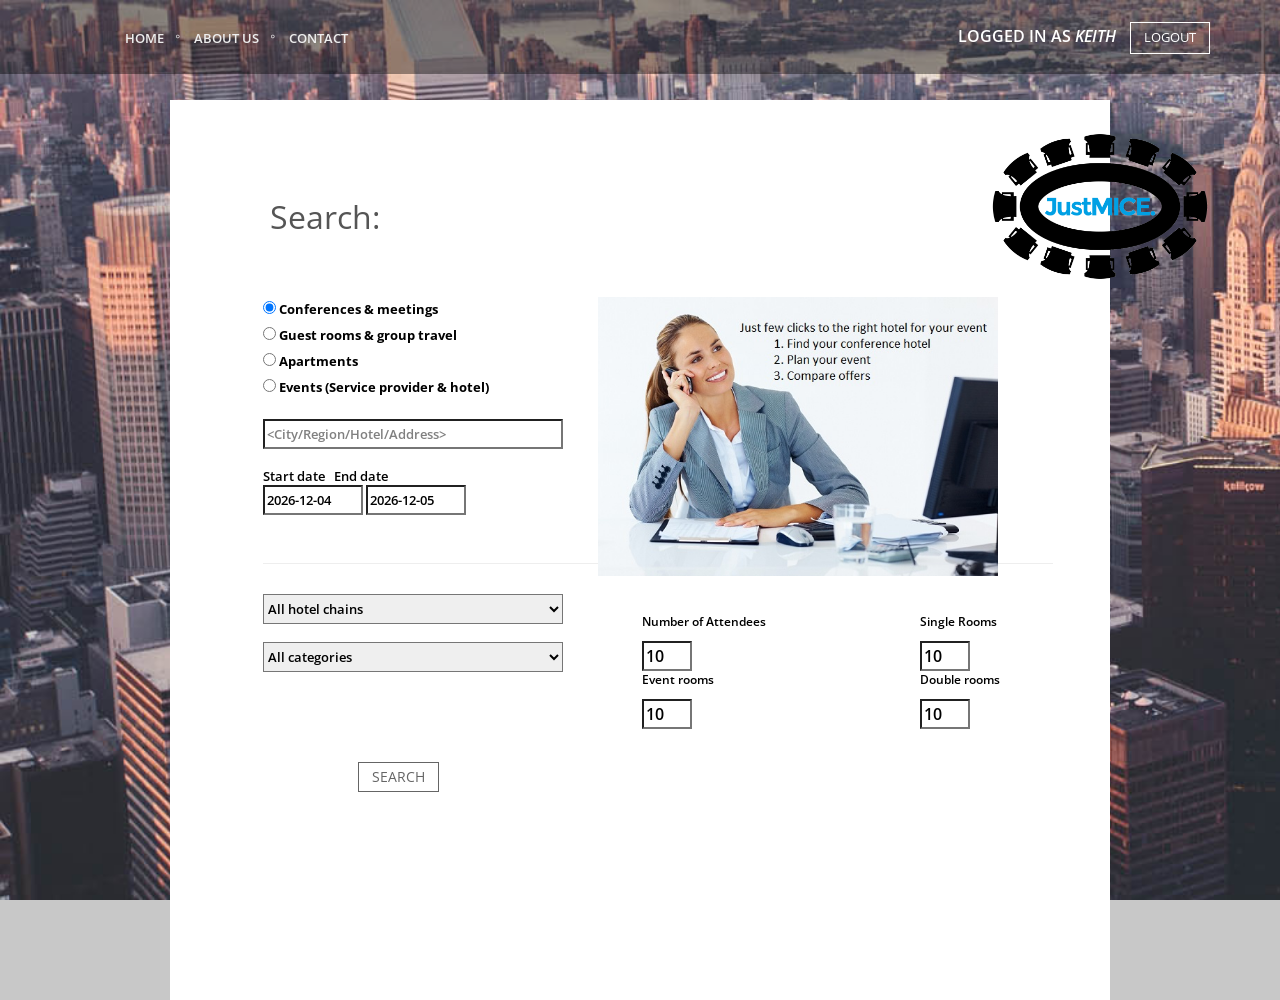
<file: logged.html>
<!DOCTYPE html>
<!--[if IE 8]> <html lang="en" class="ie8"> <![endif]-->
<!--[if IE 9]> <html lang="en" class="ie9"> <![endif]-->
<!--[if !IE]><!--> <html lang="en"> <!--<![endif]-->
<head>
    <title>JustMICE | Vacation Rental Rate Shopping</title>

    <!-- Meta -->
    <meta charset="utf-8">
    <meta name="viewport" content="width=device-width, initial-scale=1.0">
    <meta name="description" content="JustMICE - Rate Shopping for the Vacation Rental and Hotel Industry">
    <meta name="author" content="">

    <!-- Favicon -->
    <link rel="shortcut icon" href="favicon.ico">

    <!-- Web Fonts -->
    <link rel='stylesheet' type='text/css' href='//fonts.googleapis.com/css?family=Open+Sans:400,300,600&amp;subset=cyrillic,latin'>

    <!-- CSS Global Compulsory -->
    <link rel="stylesheet" href="assets/plugins/bootstrap/css/bootstrap.min.css">
    <link rel="stylesheet" href="assets/css/one.style.css">

    <!-- CSS Footer -->
    <link rel="stylesheet" href="assets/css/footers/footer-v7.css">

    <!-- CSS Implementing Plugins -->
    <link rel="stylesheet" href="assets/plugins/animate.css">
    <link rel="stylesheet" href="assets/plugins/line-icons/line-icons.css">
    <link rel="stylesheet" href="assets/plugins/font-awesome/css/font-awesome.min.css">
    <link rel="stylesheet" href="assets/plugins/pace/pace-flash.css">
    <link rel="stylesheet" href="assets/plugins/owl-carousel/owl.carousel.css">
    <link rel="stylesheet" href="assets/plugins/cube-portfolio/cubeportfolio/css/cubeportfolio.min.css">
    <link rel="stylesheet" href="assets/plugins/cube-portfolio/cubeportfolio/custom/custom-cubeportfolio.css">
    <link rel="stylesheet" href="assets/plugins/login-signup-modal-window/css/style.css">

    <!-- Style Switcher -->
    <link rel="stylesheet" href="assets/css/plugins/style-switcher.css">

    <!-- CSS Theme -->
    <link rel="stylesheet" href="assets/css/theme-colors/default.css" id="style_color">
    <link rel="stylesheet" href="assets/css/theme-skins/one.dark.css">

    <!-- CSS Customization -->
    <link rel="stylesheet" href="assets/css/custom.css">

</head>

<body background="assets/img/bg/img1.jpg">
<section>
    <!--=== Header ===-->
    <nav class="one-page-header one-page-header-style-2 navbar navbar-default navbar-fixed-top" role="navigation">
        <div class="container">
            <div class="menu-container page-scroll">
                <button type="button" class="navbar-toggle" data-toggle="collapse" data-target=".navbar-ex1-collapse">
                    <span class="sr-only">Toggle navigation</span>
                    <span class="icon-bar"></span>
                    <span class="icon-bar"></span>
                    <span class="icon-bar"></span>
                </button>

                <a class="navbar-brand" href="#intro">
                    <!-- <span>U</span>nify -->
                    
                </a>
            </div>

            <div class="log-reg-block-simple cd-log_reg">
                <span style="color:white; padding-right: 10px;">Logged in as <em>keith</em></span>
                <a class="btn-u" href="index.html" >Logout</a>
            </div>
<!--
            <div class="top-contact-block">
                <i class="fa fa-phone fa-1"></i> <a href="tel:0 800 2000 123">0 800 2000 123</a>
            </div>
-->
            <!-- Collect the nav links, forms, and other content for toggling -->
            <div class="collapse navbar-collapse navbar-ex1-collapse">
                <div class="menu-container">
                    <ul class="nav navbar-nav">
                        <li class="page-scroll home">
                            <a href="index.html#intro">Home</a>
                        </li>
                        <li class="page-scroll">
                            <a href="index.html#about">About Us</a>
                        </li>
<!--                        <li class="page-scroll">
                            <a href="#faq">FAQ</a>
                        </li>
                        <li class="page-scroll">
                            <a href="#news">News</a>
                        </li>
-->                        <li class="page-scroll">
                            <a href="index.html#contact">Contact</a>
                        </li>
                    </ul>
                </div>
            </div>
            <!-- /.navbar-collapse -->
        </div>
        <!-- /.container -->
    </nav>
    <!--=== End Header ===-->

    <div style="width: 940px; background-color: white; height: 900px; margin: 0 auto;margin-top: 100px;">
            <h2 style="padding-top: 100px;padding-left: 100px;font-size: 32px;">Search:</h2>
                        </br></br></br> 
                        <img src="assets/img/logo.png" style="position: absolute;top: 40px;left: 800px;" alt="Logo" width="600">
                  <div class="col-sm-10 col-sm-offset-1 text-center-xs" style="color: black; width: 300px; font-size: 13px;">


                        <div class="form-check">
                          <label class="form-check-label">
                            <input class="form-check-input" type="radio" name="exampleRadios" id="exampleRadios1" value="option1" checked>
                            Conferences &amp; meetings
                          </label>
                        </div>
                        <div class="form-check">
                          <label class="form-check-label">
                            <input class="form-check-input" type="radio" name="exampleRadios" id="exampleRadios2" value="option2">
                            Guest rooms &amp; group travel
                          </label>
                        </div>
                        <div class="form-check">
                          <label class="form-check-label">
                            <input class="form-check-input" type="radio" name="exampleRadios" id="exampleRadios2" value="option2">
                            Apartments
                          </label>
                        </div>
                        <div class="form-check">
                          <label class="form-check-label">
                            <input class="form-check-input" type="radio" name="exampleRadios" id="exampleRadios2" value="option2">
                            Events (Service provider &amp; hotel)
                          </label>
                        </div>
                        </br>
                            <input  type="text" value="<City/Region/Hotel/Address>" id="" onclick="changeCol(this)" onfocus="this.value = '';" style="color: grey; width: 300px;height: 30px;">
                            </br></br>Start date &nbsp; End date</br>
                            <input  type="text" value="10.10.17"  id="example-search-input2"  style="color: black; width: 100px;height: 30px;">
                            <img style="position: absolute;top: 00px;left: 350px;width: 400px;" src="assets/img/woman.jpg">
                            <input  type="text" value="11.10.17" id="example-search-input1"  style="color: black; width: 100px;height: 30px;">
                            </br><br>
                            <hr color="black" width="790px;">
                            <select name="Hotelketten" size="1" style="color: black; width: 300px;height: 30px;">
                    <option value="" selected="">All hotel chains</option>                      <option value="102">A-ROSA Finest Hideaway Resorts</option>                      <option value="292">Aaldering Hotels</option>                      <option value="324">AC Hotels</option>                      <option value="117">AccorHotels</option>                      <option value="11">Achat Hotels</option>                      <option value="299">adagio aparthotels</option>                      <option value="182">Adina Hotels</option>                      <option value="111">Advena Hotels</option>                      <option value="191">AHORN Hotels</option>                      <option value="13">Akzent Hotels</option>                      <option value="14">Alemannia Hotels</option>                      <option value="145">Althoff Hotels</option>                      <option value="15">Amber Hotels</option>                      <option value="235">AMEDIA Hotels</option>                                            <option value="55">Park Inn by Radisson Hotels</option>                      <option value="56">Park Plaza Hotels</option>                      <option value="160">Pegasus Hotels</option>                      <option value="143">pentahotels</option>                      <option value="202">Pestana Hotels</option>                      <option value="144">Precise Hotel Collection</option>                      <option value="241">Privathotels Dr. Lohbeck</option>                      <option value="125">Proventhotels</option>                      <option value="151">Pullman Hotels</option>                      <option value="271">Pura Hotels</option>                      <option value="57">Quality Hotels</option>                      <option value="92">Queens Hotels</option>                      <option value="59">Radisson Blu Hotels</option>                      <option value="58">RAMADA Hotels</option>                      <option value="123">Regardz</option>                      <option value="129">Regius Hotels</option>                      <option value="60">Regus Business Center</option>                      <option value="126">Relais &amp; Chateaux Hotels</option>                      <option value="61">relexa hotels</option>                      <option value="62">Renaissance Hotels</option>                      <option value="273">Rendezvous Hotels</option>                      <option value="213">Residence Inn</option>                      <option value="219">ResidHotels</option>                      <option value="133">Rezidor Hotel Group</option>                      <option value="197">Rilano Hotels</option>                      <option value="63">Ringhotels</option>                      <option value="64">Romantik Hotels</option>                      <option value="349">Rotana</option>                      <option value="289">Scandic Hotels</option>                      <option value="65">Seaside Hotels</option>                      <option value="66">Seminaris Hotels</option>                      <option value="282">Sens Hotels</option>                      <option value="316">Shangri-La Hotels</option>                      <option value="132">Sheraton</option>                      <option value="347">Sina Hotels</option>                      <option value="203">Sirius Konferenzzentren</option>                      <option value="251">Small Luxury Hotels</option>                      <option value="94">Sofitels</option>                      <option value="188">Sorat Hotels</option>                      <option value="142">Sorell Hotels</option>                      <option value="334">Star Inn Hotels</option>                      <option value="325">Starhotels</option>                      <option value="116">Starwood Hotels &amp; Resorts</option>                      <option value="291">Starwood Hotels Frankfurt Main</option>                      <option value="68">Steigenberger Hotels &amp; Resorts</option>                      <option value="298">Steigenberger Hotels Düsseldorf</option>                      <option value="296">Steigenberger Hotels Frankfurt</option>                      <option value="89">Swiss International Hotels</option>                      <option value="186">Swiss Quality Hotels</option>                      <option value="69">Swissotel by Fairmont Raffles Hotels</option>                      <option value="185">The Regent Hotels &amp; Resorts</option>                      <option value="255">The Royal Inn Hotels</option>                      <option value="314">Titanic Hotels</option>                      <option value="70">TOP Hotels</option>                      <option value="238">TOP Tagungszentren</option>                      <option value="275">Toskanaworld Hotels</option>                      <option value="71">Travel Charme Hotels</option>                      <option value="171">TREFF Hotels</option>                      <option value="72">Tryp Hotels</option>                      <option value="297">TUI Hotels &amp; Resorts</option>                      <option value="312">Tulip Inn Hotels</option>                      <option value="326">UNA Hotels</option>                      <option value="73">Upstalsboom-Hotels</option>                      <option value="237">Valamar Hotels &amp; Resorts</option>                      <option value="76">Van der Valk Hotels</option>                      <option value="74">VCH-Hotels</option>                      <option value="154">Victor´s Residenz-Hotels</option>                      <option value="82">Vienna House Hotels</option>                      <option value="267">View Hotels</option>                      <option value="75">VILA VITA Hotels</option>                      <option value="77">WELCOME HOTELS</option>                      <option value="343">Welcome Hotels Schweiz</option>                      <option value="78">Westin Hotels</option>                      <option value="174">Windsor Hotels</option>                      <option value="313">Wolf Hotels</option>                      <option value="112">Worldhotels</option>                      <option value="285">Wyndham Hotels</option>                  </select>
                    <br><br>

                        <select name="Kategorie" size="1" style="color: black; width: 300px;height: 30px;">
                  <option value="0" selected="">All categories</option>
                                    <option value="2">from                    2 stars</option>
                                    <option value="3">from                    3 stars</option>
                                    <option value="4">from                    4 stars</option>
                                    <option value="5">from                    5 stars</option>
                                  </select>
                                <!--!!!!!!!!!!!!!!!!!!!!!!!!!!!!! -->
                                <br><br><br><br><br>
                <div class="promo-next">
                        &nbsp;&nbsp;&nbsp;&nbsp;&nbsp;&nbsp;&nbsp;&nbsp;&nbsp;&nbsp;&nbsp;&nbsp;&nbsp;&nbsp;&nbsp;&nbsp;&nbsp;&nbsp;&nbsp;&nbsp;&nbsp;&nbsp;&nbsp;&nbsp;&nbsp;&nbsp;&nbsp;&nbsp;&nbsp;&nbsp;&nbsp;&nbsp;&nbsp;&nbsp;&nbsp;&nbsp;&nbsp;&nbsp;&nbsp;&nbsp;&nbsp;&nbsp;&nbsp;&nbsp;&nbsp;&nbsp;&nbsp;&nbsp;&nbsp;&nbsp;&nbsp;&nbsp;&nbsp;&nbsp;&nbsp;&nbsp;&nbsp;&nbsp;&nbsp;&nbsp;&nbsp;&nbsp;&nbsp;&nbsp;&nbsp;&nbsp;&nbsp;&nbsp;&nbsp;&nbsp;&nbsp;&nbsp;&nbsp;<span class="page-scroll"><a class="btn-u btn-brd btn-brd-hover btn-u-dark" onclick="window.location.pathname = window.location.pathname.replace('logged', 'search');">Search</a></span>
                    </div>
                  </div>

                                  <div class="col-sm-10 col-sm-offset-1 text-center-xs" style="color: black;margin-top: 100px; width: 200px;">
                                        <br><br><br><br><br><br><br><br><br><br><br><br>
<p style="font-size: 12px;color:black">Number of Attendees</p>
                                        <input type="text" value="10" name="Kategorie" size="1" style="color: black; width: 50px;height: 30px;">
                                        <p style="font-size: 12px;color:black">Event rooms</p>
                                        <input type="text" value="10" name="Kategorie" size="1" style="color: black; width: 50px;height: 30px;">
                                  </div>
                                  <div class="col-sm-10 col-sm-offset-1 text-center-xs" style="color: black;margin-top: 100px; width: 200px;">
                                        <br><br><br><br><br><br><br><br><br><br><br><br>
                                        <p style="font-size: 12px;color:black">Single Rooms</p>
                                        <input type="text" value="10" name="Kategorie" size="1" style="color: black; width: 50px;height: 30px;">
                                  <p style="font-size: 12px;color:black">Double rooms</p>
                                        <input type="text" value="10" name="Kategorie" size="1" style="color: black; width: 50px;height: 30px;">
                </div>
    </div>

<!-- -->
</section>
<!-- End Contact Section -->

    <!-- JS Global Compulsory -->
    <script src="assets/plugins/jquery/jquery.min.js"></script>
    <script src="assets/plugins/jquery/jquery-migrate.min.js"></script>
    <script src="assets/plugins/bootstrap/js/bootstrap.min.js"></script>
    <!-- JS Implementing Plugins -->
    <script src="assets/plugins/smoothScroll.js"></script>
    <script src="assets/plugins/jquery.easing.min.js"></script>
    <script src="assets/plugins/pace/pace.min.js"></script>
    <script src="assets/plugins/jquery.parallax.js"></script>
    <script src="assets/plugins/counter/waypoints.min.js"></script>
    <script src="assets/plugins/counter/jquery.counterup.min.js"></script>
    <script src="assets/plugins/owl-carousel/owl.carousel.js"></script>
    <script src="assets/plugins/sky-forms-pro/skyforms/js/jquery.form.min.js"></script>
    <script src="assets/plugins/sky-forms-pro/skyforms/js/jquery.validate.min.js"></script>
    <script src="assets/plugins/cube-portfolio/cubeportfolio/js/jquery.cubeportfolio.min.js"></script>
    <script src="assets/plugins/modernizr.js"></script>
    <script src="assets/plugins/login-signup-modal-window/js/main.js"></script> <!-- Gem jQuery -->
    <script src="assets/plugins/backstretch/backstretch-ini.js"></script> <!-- promo -->

    <!-- JS Page Level-->
    <script src="assets/js/one.app.js"></script>
    <script src="assets/js/forms/login.js"></script>
    <script src="assets/js/forms/contact.js"></script>
    <script src="assets/js/plugins/pace-loader.js"></script>
    <script src="assets/js/plugins/owl-carousel.js"></script>
    <script src="assets/js/plugins/style-switcher.js"></script>
    <script src="assets/js/plugins/cube-portfolio/cube-portfolio-lightbox.js"></script>
    <script>
    var tomm = new Date(new Date().getTime() + 86400000);
document.getElementById("example-search-input2").value = new Date().toISOString().slice(0,10);
document.getElementById("example-search-input1").value = tomm.toISOString().slice(0,10);
        jQuery(document).ready(function() {
            App.init();
            App.initCounter();
            App.initParallaxBg();
            LoginForm.initLoginForm();
            ContactForm.initContactForm();
            OwlCarousel.initOwlCarousel();
            StyleSwitcher.initStyleSwitcher();
        });
        $('body').css('background-image', 'url(assets/img/bg/img1.jpg)');
        $('body').css('background-size', 'cover');
        $('body').css('background-attachment', 'fixed');
    </script>
    <!--[if lt IE 9]>
        <script src="assets/plugins/respond.js"></script>
        <script src="assets/plugins/html5shiv.js"></script>
        <script src="assets/js/plugins/placeholder-IE-fixes.js"></script>
        <script src="assets/plugins/sky-forms-pro/skyforms/js/sky-forms-ie8.js"></script>
    <![endif]-->

    <!--[if lt IE 10]>
        <script src="assets/plugins/sky-forms-pro/skyforms/js/jquery.placeholder.min.js"></script>
    <![endif]-->
</body>
</html>
</file>
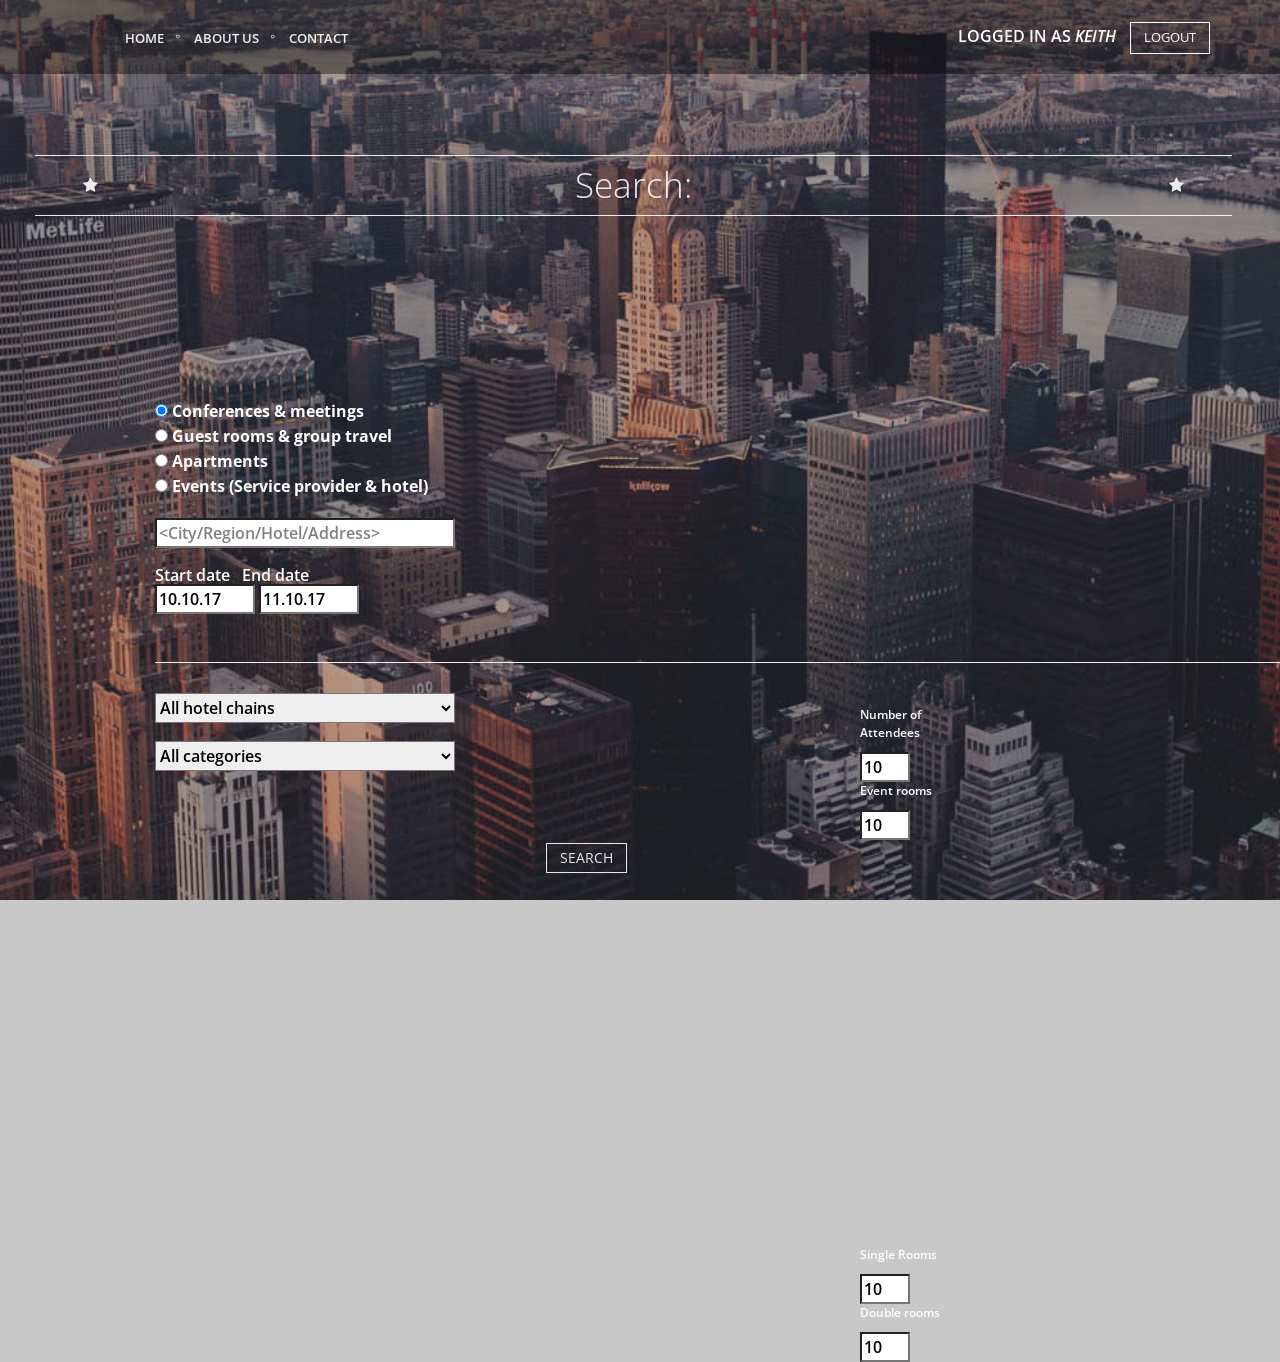
<file: login.html>
<!DOCTYPE html>
<!--[if IE 8]> <html lang="en" class="ie8"> <![endif]-->
<!--[if IE 9]> <html lang="en" class="ie9"> <![endif]-->
<!--[if !IE]><!--> <html lang="en"> <!--<![endif]-->
<head>
    <title>JustMICE | Search</title>

    <!-- Meta -->
    <meta charset="utf-8">
    <meta name="viewport" content="width=device-width, initial-scale=1.0">
    <meta name="description" content="JustMICE - Rate Shopping for the Vacation Rental and Hotel Industry">
    <meta name="author" content="">

    <!-- Favicon -->
    <link rel="shortcut icon" href="favicon.ico">

    <!-- Web Fonts -->
    <link rel='stylesheet' type='text/css' href='//fonts.googleapis.com/css?family=Open+Sans:400,300,600&amp;subset=cyrillic,latin'>

    <!-- CSS Global Compulsory -->
    <link rel="stylesheet" href="assets/plugins/bootstrap/css/bootstrap.min.css">
    <link rel="stylesheet" href="assets/css/one.style.css">

    <!-- CSS Footer -->
    <link rel="stylesheet" href="assets/css/footers/footer-v7.css">

    <!-- CSS Implementing Plugins -->
    <link rel="stylesheet" href="assets/plugins/animate.css">
    <link rel="stylesheet" href="assets/plugins/line-icons/line-icons.css">
    <link rel="stylesheet" href="assets/plugins/font-awesome/css/font-awesome.min.css">
    <link rel="stylesheet" href="assets/plugins/pace/pace-flash.css">
    <link rel="stylesheet" href="assets/plugins/owl-carousel/owl.carousel.css">
    <link rel="stylesheet" href="assets/plugins/cube-portfolio/cubeportfolio/css/cubeportfolio.min.css">
    <link rel="stylesheet" href="assets/plugins/cube-portfolio/cubeportfolio/custom/custom-cubeportfolio.css">
    <link rel="stylesheet" href="assets/plugins/login-signup-modal-window/css/style.css">

    <!-- Style Switcher -->
    <link rel="stylesheet" href="assets/css/plugins/style-switcher.css">

    <!-- CSS Theme -->
    <link rel="stylesheet" href="assets/css/theme-colors/default.css" id="style_color">
    <link rel="stylesheet" href="assets/css/theme-skins/one.dark.css">

    <!-- CSS Customization -->
    <link rel="stylesheet" href="assets/css/custom.css">
</head>



    <!--=== Header ===-->
    <nav class="one-page-header one-page-header-style-2 navbar navbar-default navbar-fixed-top" role="navigation">
        <div class="container">
            <div class="menu-container page-scroll">
                <button type="button" class="navbar-toggle" data-toggle="collapse" data-target=".navbar-ex1-collapse">
                    <span class="sr-only">Toggle navigation</span>
                    <span class="icon-bar"></span>
                    <span class="icon-bar"></span>
                    <span class="icon-bar"></span>
                </button>

                <a class="navbar-brand" href="#intro">
                    <!-- <span>U</span>nify -->
                    
                </a>
            </div>

            <div class="log-reg-block-simple cd-log_reg">
                <span style="color:white; padding-right: 10px;">Logged in as <em>keith</em></span>
                <a class="btn-u" href="index.html" >Logout</a>
            </div>
<!--
            <div class="top-contact-block">
                <i class="fa fa-phone fa-1"></i> <a href="tel:0 800 2000 123">0 800 2000 123</a>
            </div>
-->
            <!-- Collect the nav links, forms, and other content for toggling -->
            <div class="collapse navbar-collapse navbar-ex1-collapse">
                <div class="menu-container">
                    <ul class="nav navbar-nav">
                        <li class="page-scroll home">
                            <a href="index.html#intro">Home</a>
                        </li>
                        <li class="page-scroll">
                            <a href="index.html#about">About Us</a>
                        </li>
<!--                        <li class="page-scroll">
                            <a href="#faq">FAQ</a>
                        </li>
                        <li class="page-scroll">
                            <a href="#news">News</a>
                        </li>
-->                        <li class="page-scroll">
                            <a href="index.html#contact">Contact</a>
                        </li>
                    </ul>
                </div>
            </div>
            <!-- /.navbar-collapse -->
        </div>
        <!-- /.container -->
    </nav>
    <!--=== End Header ===-->

    <!-- Promo block BEGIN -->
    <section class="promo-section" id="intro">
        <!-- Fullscreen Static Image BEGIN -->
        <div class="fullscreen-static-image fullheight">
            <!-- Promo Content BEGIN -->
                <div class="row" style="padding-top: 150px;padding-left: 50px;">

                        <h2 style="width: 95%;">Search:</h2>
                        </br></br></br> 
                  <div class="col-sm-10 col-sm-offset-1 text-center-xs" style="color: white;margin-top: 100px; width: 600px;">


                        <div class="form-check">
                          <label class="form-check-label">
                            <input class="form-check-input" type="radio" name="exampleRadios" id="exampleRadios1" value="option1" checked>
                            Conferences &amp; meetings
                          </label>
                        </div>
                        <div class="form-check">
                          <label class="form-check-label">
                            <input class="form-check-input" type="radio" name="exampleRadios" id="exampleRadios2" value="option2">
                            Guest rooms &amp; group travel
                          </label>
                        </div>
                        <div class="form-check">
                          <label class="form-check-label">
                            <input class="form-check-input" type="radio" name="exampleRadios" id="exampleRadios2" value="option2">
                            Apartments
                          </label>
                        </div>
                        <div class="form-check">
                          <label class="form-check-label">
                            <input class="form-check-input" type="radio" name="exampleRadios" id="exampleRadios2" value="option2">
                            Events (Service provider &amp; hotel)
                          </label>
                        </div>
                        </br>
                            <input  type="text" value="<City/Region/Hotel/Address>" id="example-search-input" onclick="changeCol(this)" onfocus="this.value = '';" style="color: grey; width: 300px;height: 30px;">
                            </br></br>Start date &nbsp; End date</br>
                            <input  type="text" value="10.10.17" id="example-search-input"  style="color: black; width: 100px;height: 30px;">
                            <input  type="text" value="11.10.17" id="example-search-input"  style="color: black; width: 100px;height: 30px;">
                            </br><br>
                            <hr color="white" width="1500">
                            <select name="Hotelketten" size="1" style="color: black; width: 300px;height: 30px;">
                    <option value="" selected="">All hotel chains</option>                      <option value="102">A-ROSA Finest Hideaway Resorts</option>                      <option value="292">Aaldering Hotels</option>                      <option value="324">AC Hotels</option>                      <option value="117">AccorHotels</option>                      <option value="11">Achat Hotels</option>                      <option value="299">adagio aparthotels</option>                      <option value="182">Adina Hotels</option>                      <option value="111">Advena Hotels</option>                      <option value="191">AHORN Hotels</option>                      <option value="13">Akzent Hotels</option>                      <option value="14">Alemannia Hotels</option>                      <option value="145">Althoff Hotels</option>                      <option value="15">Amber Hotels</option>                      <option value="235">AMEDIA Hotels</option>                                            <option value="55">Park Inn by Radisson Hotels</option>                      <option value="56">Park Plaza Hotels</option>                      <option value="160">Pegasus Hotels</option>                      <option value="143">pentahotels</option>                      <option value="202">Pestana Hotels</option>                      <option value="144">Precise Hotel Collection</option>                      <option value="241">Privathotels Dr. Lohbeck</option>                      <option value="125">Proventhotels</option>                      <option value="151">Pullman Hotels</option>                      <option value="271">Pura Hotels</option>                      <option value="57">Quality Hotels</option>                      <option value="92">Queens Hotels</option>                      <option value="59">Radisson Blu Hotels</option>                      <option value="58">RAMADA Hotels</option>                      <option value="123">Regardz</option>                      <option value="129">Regius Hotels</option>                      <option value="60">Regus Business Center</option>                      <option value="126">Relais &amp; Chateaux Hotels</option>                      <option value="61">relexa hotels</option>                      <option value="62">Renaissance Hotels</option>                      <option value="273">Rendezvous Hotels</option>                      <option value="213">Residence Inn</option>                      <option value="219">ResidHotels</option>                      <option value="133">Rezidor Hotel Group</option>                      <option value="197">Rilano Hotels</option>                      <option value="63">Ringhotels</option>                      <option value="64">Romantik Hotels</option>                      <option value="349">Rotana</option>                      <option value="289">Scandic Hotels</option>                      <option value="65">Seaside Hotels</option>                      <option value="66">Seminaris Hotels</option>                      <option value="282">Sens Hotels</option>                      <option value="316">Shangri-La Hotels</option>                      <option value="132">Sheraton</option>                      <option value="347">Sina Hotels</option>                      <option value="203">Sirius Konferenzzentren</option>                      <option value="251">Small Luxury Hotels</option>                      <option value="94">Sofitels</option>                      <option value="188">Sorat Hotels</option>                      <option value="142">Sorell Hotels</option>                      <option value="334">Star Inn Hotels</option>                      <option value="325">Starhotels</option>                      <option value="116">Starwood Hotels &amp; Resorts</option>                      <option value="291">Starwood Hotels Frankfurt Main</option>                      <option value="68">Steigenberger Hotels &amp; Resorts</option>                      <option value="298">Steigenberger Hotels Düsseldorf</option>                      <option value="296">Steigenberger Hotels Frankfurt</option>                      <option value="89">Swiss International Hotels</option>                      <option value="186">Swiss Quality Hotels</option>                      <option value="69">Swissotel by Fairmont Raffles Hotels</option>                      <option value="185">The Regent Hotels &amp; Resorts</option>                      <option value="255">The Royal Inn Hotels</option>                      <option value="314">Titanic Hotels</option>                      <option value="70">TOP Hotels</option>                      <option value="238">TOP Tagungszentren</option>                      <option value="275">Toskanaworld Hotels</option>                      <option value="71">Travel Charme Hotels</option>                      <option value="171">TREFF Hotels</option>                      <option value="72">Tryp Hotels</option>                      <option value="297">TUI Hotels &amp; Resorts</option>                      <option value="312">Tulip Inn Hotels</option>                      <option value="326">UNA Hotels</option>                      <option value="73">Upstalsboom-Hotels</option>                      <option value="237">Valamar Hotels &amp; Resorts</option>                      <option value="76">Van der Valk Hotels</option>                      <option value="74">VCH-Hotels</option>                      <option value="154">Victor´s Residenz-Hotels</option>                      <option value="82">Vienna House Hotels</option>                      <option value="267">View Hotels</option>                      <option value="75">VILA VITA Hotels</option>                      <option value="77">WELCOME HOTELS</option>                      <option value="343">Welcome Hotels Schweiz</option>                      <option value="78">Westin Hotels</option>                      <option value="174">Windsor Hotels</option>                      <option value="313">Wolf Hotels</option>                      <option value="112">Worldhotels</option>                      <option value="285">Wyndham Hotels</option>                  </select>
                    <br><br>

                        <select name="Kategorie" size="1" style="color: black; width: 300px;height: 30px;">
                  <option value="0" selected="">All categories</option>
                                    <option value="2">from                    2 stars</option>
                                    <option value="3">from                    3 stars</option>
                                    <option value="4">from                    4 stars</option>
                                    <option value="5">from                    5 stars</option>
                                  </select>
                                <!--!!!!!!!!!!!!!!!!!!!!!!!!!!!!! -->
                                <br><br><br><br><br>
                <div class="promo-next">
                        &nbsp;&nbsp;&nbsp;&nbsp;&nbsp;&nbsp;&nbsp;&nbsp;&nbsp;&nbsp;&nbsp;&nbsp;&nbsp;&nbsp;&nbsp;&nbsp;&nbsp;&nbsp;&nbsp;&nbsp;&nbsp;&nbsp;&nbsp;&nbsp;&nbsp;&nbsp;&nbsp;&nbsp;&nbsp;&nbsp;&nbsp;&nbsp;&nbsp;&nbsp;&nbsp;&nbsp;&nbsp;&nbsp;&nbsp;&nbsp;&nbsp;&nbsp;&nbsp;&nbsp;&nbsp;&nbsp;&nbsp;&nbsp;&nbsp;&nbsp;&nbsp;&nbsp;&nbsp;&nbsp;&nbsp;&nbsp;&nbsp;&nbsp;&nbsp;&nbsp;&nbsp;&nbsp;&nbsp;&nbsp;&nbsp;&nbsp;&nbsp;&nbsp;&nbsp;&nbsp;&nbsp;&nbsp;&nbsp;<span class="page-scroll"><a class="btn-u btn-brd btn-brd-hover btn-u-light" onclick="window.location.pathname = window.location.pathname.replace('logged', 'search');">Search</a></span>
                    </div>
                  </div>

                                  <div class="col-sm-10 col-sm-offset-1 text-center-xs" style="color: white;margin-top: 100px; width: 150px;">
                                        <br><br><br><br><br><br><br><br><br><br><br><br><br><br><br><br><br>
<p style="font-size: 12px;color:white">Number of Attendees</p>
                                        <input type="text" value="10" name="Kategorie" size="1" style="color: black; width: 50px;height: 30px;">
                                        <p style="font-size: 12px;color:white">Event rooms</p>
                                        <input type="text" value="10" name="Kategorie" size="1" style="color: black; width: 50px;height: 30px;">
                                  </div>
                                  <div class="col-sm-10 col-sm-offset-1 text-center-xs" style="color: white;margin-top: 100px; width: 200px;">
                                        <br><br><br><br><br><br><br><br><br><br><br><br><br><br><br><br><br>
                                        <p style="font-size: 12px;color:white">Single Rooms</p>
                                        <input type="text" value="10" name="Kategorie" size="1" style="color: black; width: 50px;height: 30px;">
                                  <p style="font-size: 12px;color:white">Double rooms</p>
                                        <input type="text" value="10" name="Kategorie" size="1" style="color: black; width: 50px;height: 30px;">
                </div>
            </div>
          <!-- Promo Content END -->
        </div>
        <!-- Fullscreen Static Image END -->
    </section>


    <script type = "text/javascript">

function changeCol(which) {
which.style.color = '#000000';
}
</script>

</section>
<!-- End Contact Section -->

    <!-- JS Global Compulsory -->
    <script src="assets/plugins/jquery/jquery.min.js"></script>
    <script src="assets/plugins/jquery/jquery-migrate.min.js"></script>
    <script src="assets/plugins/bootstrap/js/bootstrap.min.js"></script>
    <!-- JS Implementing Plugins -->
    <script src="assets/plugins/smoothScroll.js"></script>
    <script src="assets/plugins/jquery.easing.min.js"></script>
    <script src="assets/plugins/pace/pace.min.js"></script>
    <script src="assets/plugins/jquery.parallax.js"></script>
    <script src="assets/plugins/counter/waypoints.min.js"></script>
    <script src="assets/plugins/counter/jquery.counterup.min.js"></script>
    <script src="assets/plugins/owl-carousel/owl.carousel.js"></script>
    <script src="assets/plugins/sky-forms-pro/skyforms/js/jquery.form.min.js"></script>
    <script src="assets/plugins/sky-forms-pro/skyforms/js/jquery.validate.min.js"></script>
    <script src="assets/plugins/cube-portfolio/cubeportfolio/js/jquery.cubeportfolio.min.js"></script>
    <script src="assets/plugins/modernizr.js"></script>
    <script src="assets/plugins/login-signup-modal-window/js/main.js"></script> <!-- Gem jQuery -->
    <script src="assets/plugins/backstretch/backstretch-ini.js"></script> <!-- promo -->

    <!-- JS Page Level-->
    <script src="assets/js/one.app.js"></script>
    <script src="assets/js/forms/login.js"></script>
    <script src="assets/js/forms/contact.js"></script>
    <script src="assets/js/plugins/pace-loader.js"></script>
    <script src="assets/js/plugins/owl-carousel.js"></script>
    <script src="assets/js/plugins/style-switcher.js"></script>
    <script src="assets/js/plugins/cube-portfolio/cube-portfolio-lightbox.js"></script>
    <script>
        jQuery(document).ready(function() {
            App.init();
            App.initCounter();
            App.initParallaxBg();
            LoginForm.initLoginForm();
            ContactForm.initContactForm();
            OwlCarousel.initOwlCarousel();
            StyleSwitcher.initStyleSwitcher();
        });
    </script>
    <style type="text/css">
.form-style-4{
    width: 600px;
    font-size: 16px;
    background: #495C70;
    padding: 30px 30px 15px 30px;
    border: 5px solid #53687E;
}
.form-style-4 input[type=submit],
.form-style-4 input[type=button],
.form-style-4 input[type=text],
.form-style-4 input[type=email],
.form-style-4 textarea,
.form-style-4 label
{
    font-family: Georgia, "Times New Roman", Times, serif;
    font-size: 16px;
    color: #fff;

}
.form-style-4 label {
    display:block;
    margin-bottom: 10px;
}
.form-style-4 label > span{
    display: inline-block;
    float: left;
    width: 150px;
}
.form-style-4 input[type=text],
.form-style-4 input[type=email]
{
    background: transparent;
    border: none;
    border-bottom: 1px dashed #83A4C5;
    width: 275px;
    outline: none;
    padding: 0px 0px 0px 0px;
    font-style: italic;
}
.form-style-4 textarea{
    font-style: italic;
    padding: 0px 0px 0px 0px;
    background: transparent;
    outline: none;
    border: none;
    border-bottom: 1px dashed #83A4C5;
    width: 275px;
    overflow: hidden;
    resize:none;
    height:20px;
}

.form-style-4 textarea:focus,
.form-style-4 input[type=text]:focus,
.form-style-4 input[type=email]:focus,
.form-style-4 input[type=email] :focus
{
    border-bottom: 1px dashed #D9FFA9;
}

.form-style-4 input[type=submit],
.form-style-4 input[type=button]{
    background: #576E86;
    border: none;
    padding: 8px 10px 8px 10px;
    border-radius: 5px;
    color: #A8BACE;
}
.form-style-4 input[type=submit]:hover,
.form-style-4 input[type=button]:hover{
background: #394D61;
}
</style>
    <!--[if lt IE 9]>
        <script src="assets/plugins/respond.js"></script>
        <script src="assets/plugins/html5shiv.js"></script>
        <script src="assets/js/plugins/placeholder-IE-fixes.js"></script>
        <script src="assets/plugins/sky-forms-pro/skyforms/js/sky-forms-ie8.js"></script>
    <![endif]-->

    <!--[if lt IE 10]>
        <script src="assets/plugins/sky-forms-pro/skyforms/js/jquery.placeholder.min.js"></script>
    <![endif]-->
</body>
</html>
</file>
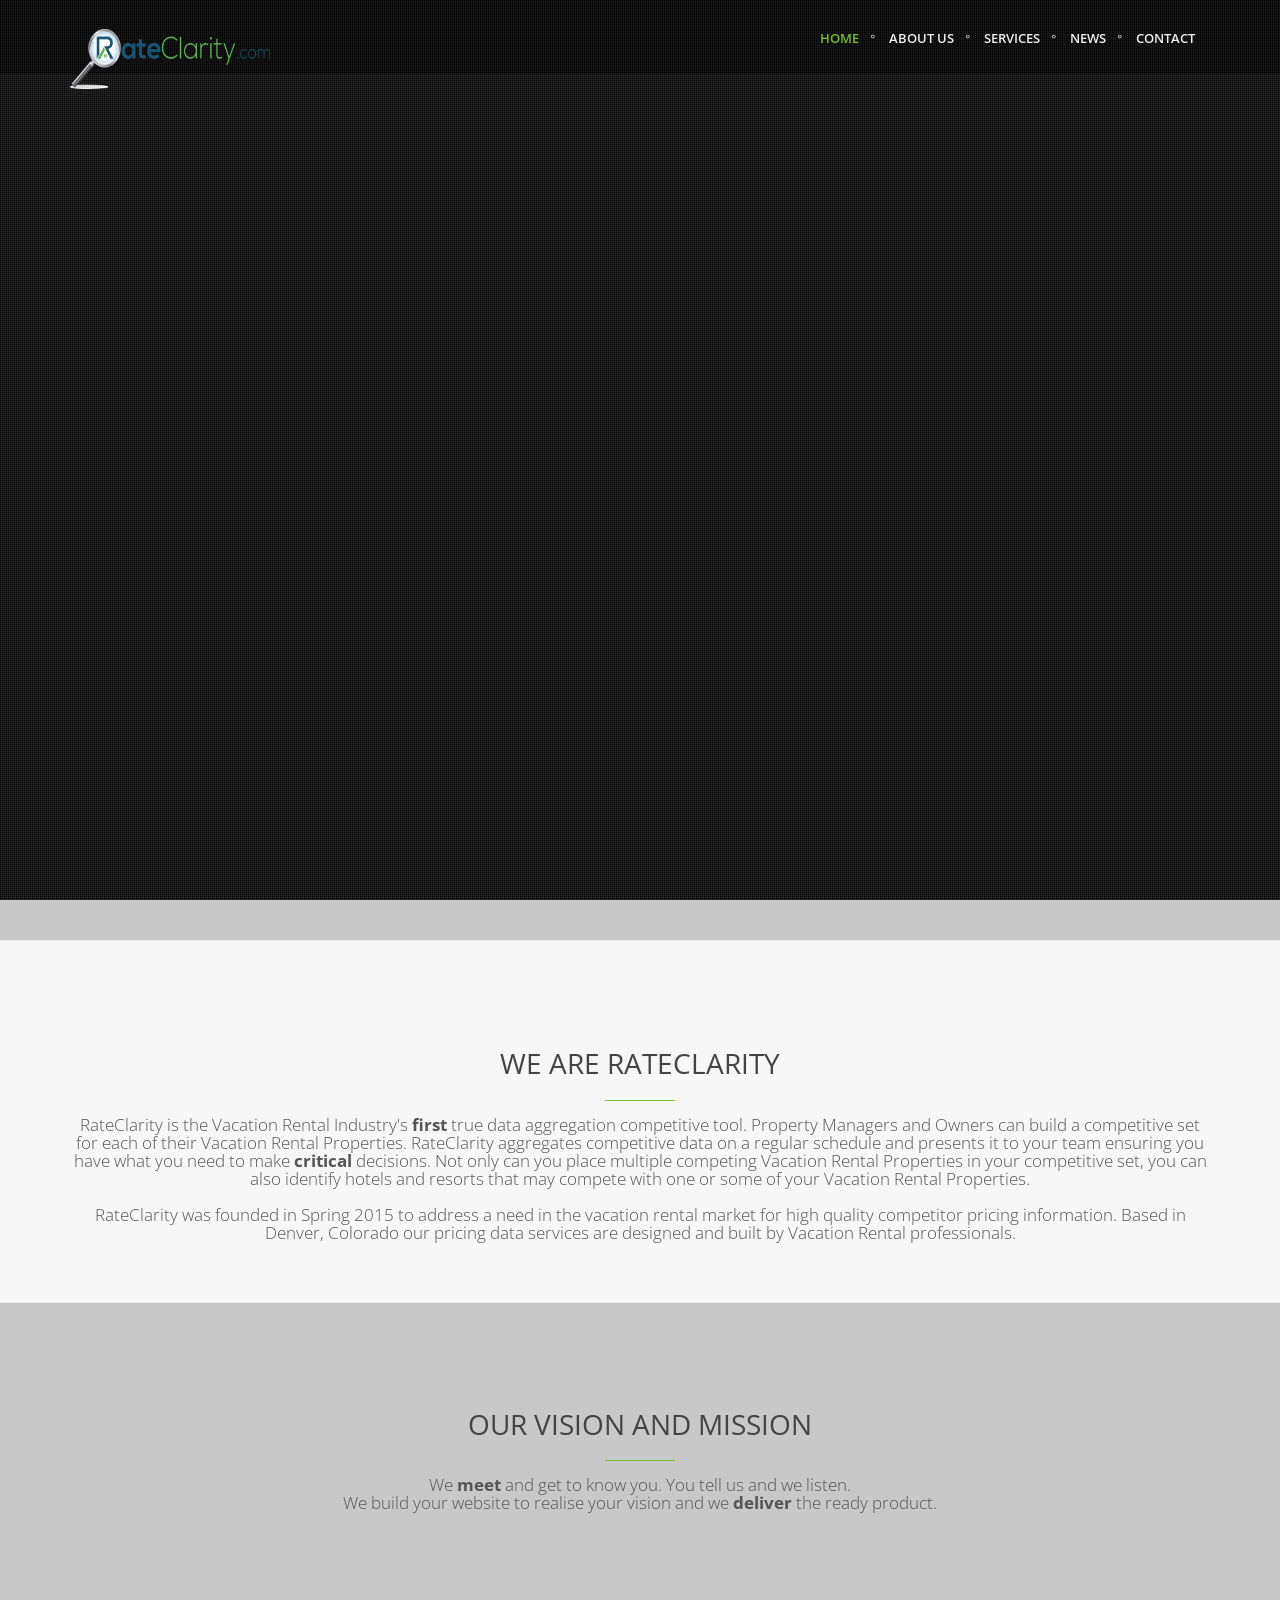
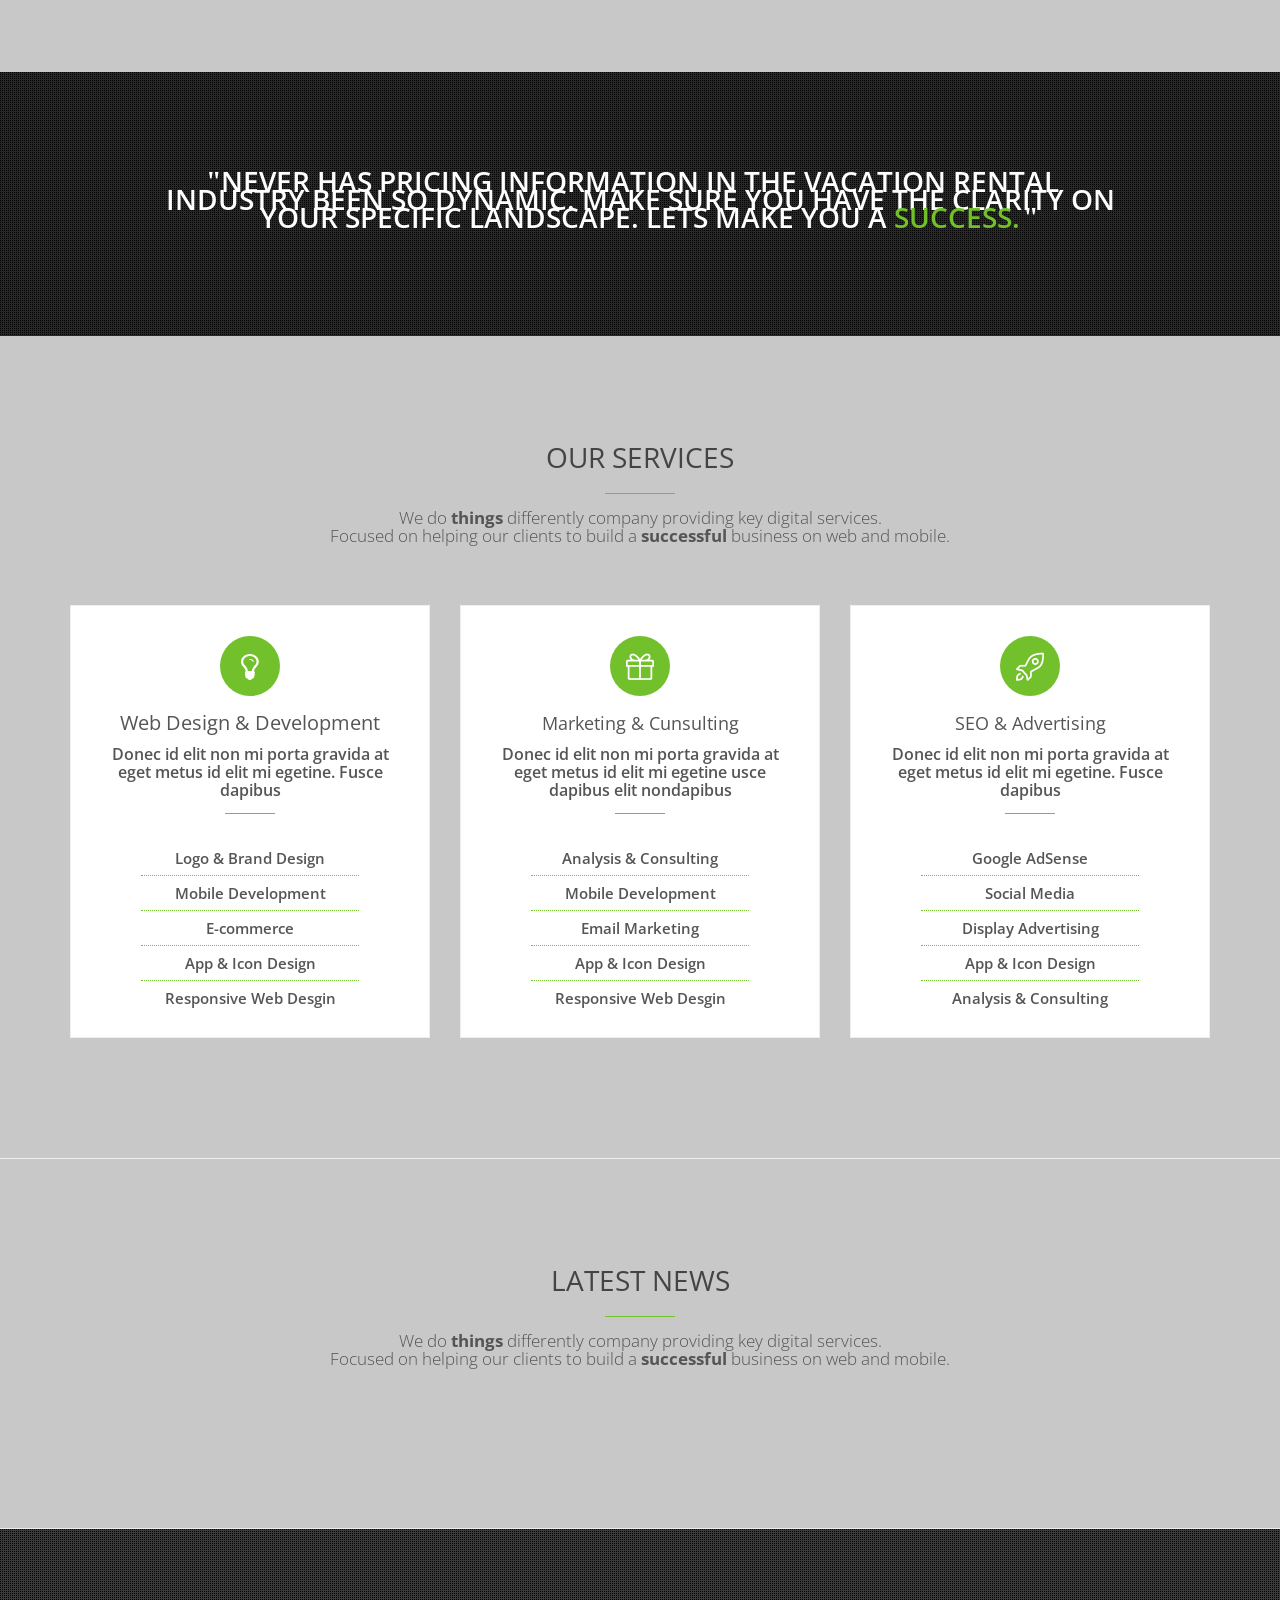
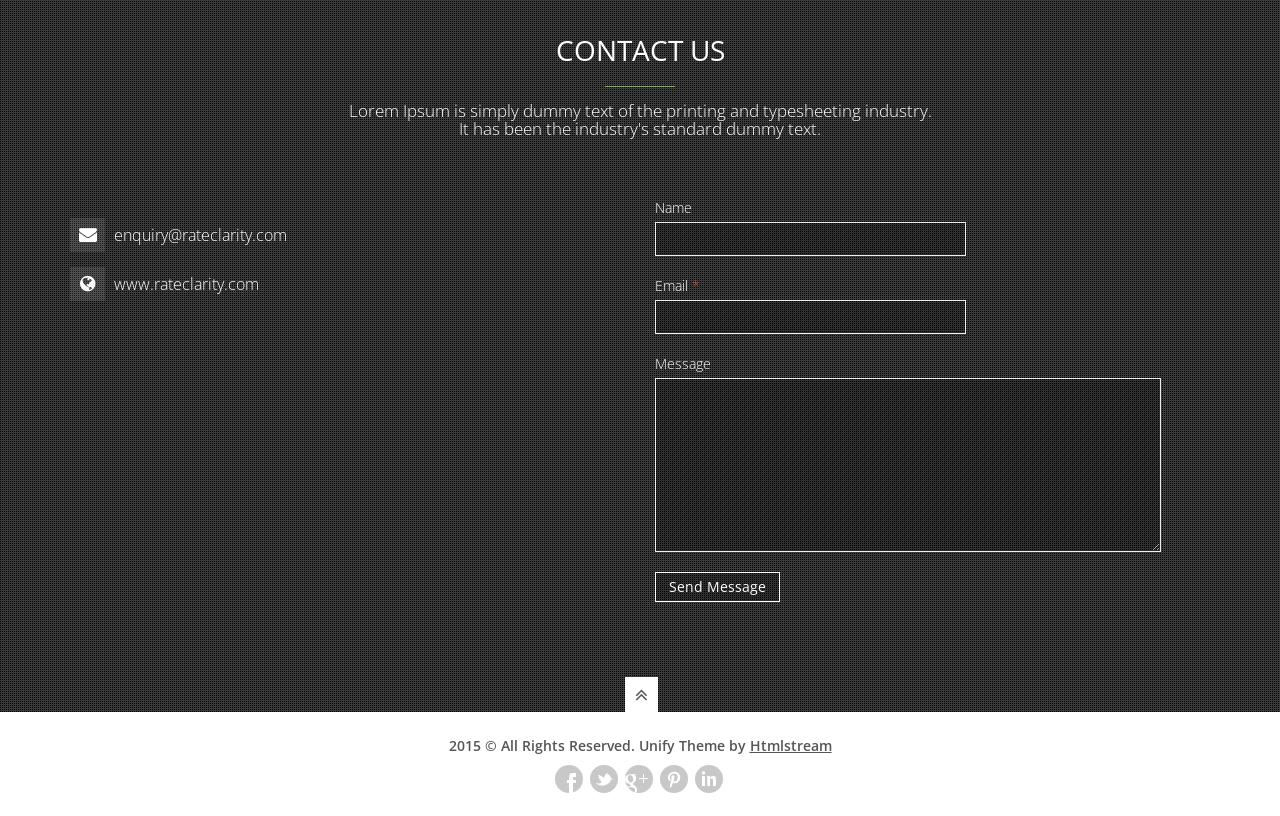
<file: old_index.html>
<!DOCTYPE html>
<!--[if IE 8]> <html lang="en" class="ie8"> <![endif]-->
<!--[if IE 9]> <html lang="en" class="ie9"> <![endif]-->
<!--[if !IE]><!--> <html lang="en"> <!--<![endif]-->
<head>
<title>Rate Clarity | Know Your Rates </title>

<!-- Meta -->
<meta charset="utf-8">
<meta name="viewport" content="width=device-width, initial-scale=1.0">
<meta name="description" content="">
<meta name="author" content="">

<!-- Favicon -->
<link rel="shortcut icon" href="favicon.ico">

<!-- Web Fonts -->
<link rel='stylesheet' type='text/css' href='//fonts.googleapis.com/css?family=Open+Sans:400,300,600&amp;subset=cyrillic,latin'>

<!-- CSS Global Compulsory -->
<link rel="stylesheet" href="assets/plugins/bootstrap/css/bootstrap.min.css">
<link rel="stylesheet" href="assets/css/one.style.css">

<!-- CSS Footer -->
<link rel="stylesheet" href="assets/css/footers/footer-v7.css">

<!-- CSS Implementing Plugins -->
<link rel="stylesheet" href="assets/plugins/animate.css">
<link rel="stylesheet" href="assets/plugins/line-icons/line-icons.css">
<link rel="stylesheet" href="assets/plugins/font-awesome/css/font-awesome.min.css">
<link rel="stylesheet" href="assets/plugins/pace/pace-flash.css">
<link rel="stylesheet" href="assets/plugins/owl-carousel/owl.carousel.css">
<link rel="stylesheet" href="assets/plugins/cube-portfolio/cubeportfolio/css/cubeportfolio.min.css">
<link rel="stylesheet" href="assets/plugins/cube-portfolio/cubeportfolio/custom/custom-cubeportfolio.css">
<link rel="stylesheet" href="assets/plugins/revolution-slider/rs-plugin/css/settings.css" type="text/css" media="screen">
<!--[if lt IE 9]><link rel="stylesheet" href="assets/plugins/revolution-slider/rs-plugin/css/settings-ie8.css" type="text/css" media="screen"><![endif]-->

<!-- Style Switcher -->
<link rel="stylesheet" href="assets/css/plugins/style-switcher.css">

<!-- CSS Theme -->
<link rel="stylesheet" href="assets/css/theme-colors/default.css" id="style_color">

<!-- CSS Customization -->
<link rel="stylesheet" href="assets/css/custom.css">
</head>

<!--
The #page-top ID is part of the scrolling feature.
The data-spy and data-target are part of the built-in Bootstrap scrollspy function.
-->
<body id="body" data-spy="scroll" data-target=".one-page-header" class="demo-lightbox-gallery">
<!--=== Header ===-->
<nav class="one-page-header navbar navbar-default navbar-fixed-top" role="navigation">
<div class="container">
    <div class="menu-container page-scroll">
	<button type="button" class="navbar-toggle" data-toggle="collapse" data-target=".navbar-ex1-collapse">
	    <span class="sr-only">Toggle navigation</span>
	    <span class="icon-bar"></span>
	    <span class="icon-bar"></span>
	    <span class="icon-bar"></span>
	</button>

	<a class="navbar-brand" href="#intro">
	    <!--<span>R</span>ateClarity-->
	   <img src="assets/img/logo3.png" alt="Logo" width="200" height="60"> 
	</a>
    </div>

    <!-- Collect the nav links, forms, and other content for toggling -->
    <div class="collapse navbar-collapse navbar-ex1-collapse">
	<div class="menu-container">
	    <ul class="nav navbar-nav">
		<li class="page-scroll home">
		    <a href="#body">Home</a>
		</li>
		<li class="page-scroll">
		    <a href="#about">About Us</a>
		</li>
		<li class="page-scroll">
		    <a href="#services">Services</a>
		</li>
		<li class="page-scroll">
		    <a href="#news">News</a>
		</li>
		<li class="page-scroll">
		    <a href="#contact">Contact</a>
		</li>
	    </ul>
	</div>
    </div>
    <!-- /.navbar-collapse -->
</div>
<!-- /.container -->
</nav>
<!--=== End Header ===-->

<!-- Intro Section -->
<section id="intro" class="intro-section">
<div class="fullscreenbanner-container">
    <div class="fullscreenbanner">
	<ul>
	    <!-- SLIDE 1 -->
	    <li data-transition="curtain-1" data-slotamount="5" data-masterspeed="700" data-title="Slide 1">
		<!-- MAIN IMAGE -->
		<img src="assets/img/sliders/revolution/bg2kango.jpg" alt="slidebg1" data-bgfit="cover" data-bgposition="center center" data-bgrepeat="no-repeat">

		<!-- LAYERS -->
		<div class="tp-caption rs-caption-1 sft start"
		    data-x="center"
		    data-hoffset="0"
		    data-y="100"
		    data-speed="800"
		    data-start="2000"
		    data-easing="Back.easeInOut"
		    data-endspeed="300">
		    HERE TO PROVIDE YOU <span class="color-green">RATE CLARITY</span> 
		</div>

		<!-- LAYER -->
		<div class="tp-caption rs-caption-2 sft"
		    data-x="center"
		    data-hoffset="0"
		    data-y="200"
		    data-speed="1000"
		    data-start="3000"
		    data-easing="Power4.easeOut"
		    data-endspeed="300"
		    data-endeasing="Power1.easeIn"
		    data-captionhidden="off"
		    style="z-index: 6">
		    Are you watching your <span class="color-red">Competitors</span>?</br> 
		    They <span class="color-red">ARE</span> watching you.<br>
		</div>

		<!-- LAYER -->
		<div class="tp-caption rs-caption-3 sft"
		    data-x="center"
		    data-hoffset="0"
		    data-y="360"
		    data-speed="800"
		    data-start="3500"
		    data-easing="Power4.easeOut"
		    data-endspeed="300"
		    data-endeasing="Power1.easeIn"
		    data-captionhidden="off"
		    style="z-index: 6">
		    <span class="page-scroll"><a href="#about" class="btn-u btn-brd btn-brd-hover btn-u-light">Learn More</a></span>
		    <span class="page-scroll"><a href="#portfolio" class="btn-u btn-brd btn-brd-hover btn-u-light">Our Work</a></span>
		</div>
	    </li>
	</ul>
	<div class="tp-bannertimer tp-bottom"></div>
	<div class="tp-dottedoverlay twoxtwo"></div>
    </div>
</div>
</section>
<!-- End Intro Section -->

<!--  About Section -->
<section id="about" class="about-section section-first">
<div class="about-image bg-grey">
    <div class="container">
	<div class="title-v1">
	    <h1>We are RateClarity</h1>
	    <p>RateClarity is the Vacation Rental Industry's <strong>first</strong> true data aggregation competitive tool. Property Managers and Owners can build a competitive set for each of their Vacation Rental Properties. RateClarity aggregates competitive data on a regular schedule and presents it to your team ensuring you have what you need to make <strong>critical</strong> decisions. Not only can you place multiple competing Vacation Rental Properties in your competitive set, you can also identify hotels and resorts that may compete with one or some of your Vacation Rental Properties. </br></br>
RateClarity was founded in Spring 2015 to address a need in the vacation rental market for high quality competitor pricing information. Based in Denver, Colorado our pricing data services are designed and built by Vacation Rental professionals. 	
	</div>
    </div>
</div>

<div class="container content-lg">
    <div class="title-v1">
	<h2>Our Vision And Mission</h2>
	<p>We <strong>meet</strong> and get to know you. You tell us and we listen. <br>
	We build your website to realise your vision and we <strong>deliver</strong> the ready product.</p>
    </div>

</div>

<div class="parallax-quote parallaxBg">
    <div class="container">
	<div class="parallax-quote-in">
	    <p>Never has pricing information in the Vacation Rental Industry been so dynamic. Make sure you have the clarity on your specific landscape. Lets make you a  <span class="color-green">success.</span> 
	    <!--<small>- HtmlStream -</small>-->
       </div>
    </div>
</div>


</section>
<!--  About Section -->

<!-- Services Section -->
<section id="services">
<div class="container content-lg">
    <div class="title-v1">
	<h2>Our Services</h2>
	<p>We do <strong>things</strong> differently company providing key digital services. <br>
	Focused on helping our clients to build a <strong>successful</strong> business on web and mobile.</p>
    </div>

    <div class="row service-box-v1">
	<div class="col-md-4 col-sm-6">
	    <div class="service-block service-block-default">
		<i class="icon-custom icon-lg icon-bg-u rounded-x fa fa-lightbulb-o"></i>
		<h2 class="heading-md">Web Design &amp; Development</h2>
		<p>Donec id elit non mi porta gravida at eget metus id elit mi egetine. Fusce dapibus</p>
		<ul class="list-unstyled">
		    <li>Logo &amp; Brand Design</li>
		    <li>Mobile Development</li>
		    <li>E-commerce</li>
		    <li>App &amp; Icon Design</li>
		    <li>Responsive Web Desgin</li>
		</ul>
	    </div>
	</div>
	<div class="col-md-4 col-sm-6">
	    <div class="service-block service-block-default">
		<i class="icon-custom icon-lg icon-bg-u rounded-x icon-line icon-present"></i>
		<h2 class="heading-sm">Marketing &amp; Cunsulting</h2>
		<p>Donec id elit non mi porta gravida at eget metus id elit mi egetine usce dapibus elit nondapibus</p>
		<ul class="list-unstyled">
		    <li>Analysis &amp; Consulting</li>
		    <li>Mobile Development</li>
		    <li>Email Marketing</li>
		    <li>App &amp; Icon Design</li>
		    <li>Responsive Web Desgin</li>
		</ul>
	    </div>
	</div>
	<div class="col-md-4 col-sm-12">
	    <div class="service-block service-block-default">
		<i class="icon-custom icon-lg icon-bg-u rounded-x icon-line icon-rocket"></i>
		<h2 class="heading-sm">SEO &amp; Advertising</h2>
		<p>Donec id elit non mi porta gravida at eget metus id elit mi egetine. Fusce dapibus</p>
		<ul class="list-unstyled">
		    <li>Google AdSense</li>
		    <li>Social Media</li>
		    <li>Display Advertising</li>
		    <li>App &amp; Icon Design</li>
		    <li>Analysis &amp; Consulting</li>
		</ul>
	    </div>
	</div>
    </div>
</div>
</section>
<!-- End Services Section -->

<!-- News Section -->
<section id="news" class="news-section">
<div class="container content-lg">
    <div class="title-v1">
	<h2>Latest News</h2>
	<p>We do <strong>things</strong> differently company providing key digital services. <br>
	Focused on helping our clients to build a <strong>successful</strong> business on web and mobile.</p>
    </div>
</div>
</section>
<!-- End News Section -->

<!-- Contact Section -->
<section id="contact" class="contacts-section">
	<div class="container content-lg">
	    <div class="title-v1">
		<h2>Contact Us</h2>
		<p>Lorem Ipsum is simply dummy text of the printing and typesheeting industry.</br>
                It has been the industry's standard dummy text.</p>
            </div>

            <div class="row contacts-in">
                <div class="col-md-6 md-margin-bottom-40">
                    <ul class="list-unstyled">
                        <li><i class="fa fa-envelope"></i> <a href="mailto:ericmason.co@gmail.com,keithmswatson@hotmail.com,anumeha.ajay@ymail.com">enquiry@rateclarity.com</a></li>
                        <li><i class="fa fa-globe"></i> <a href="http://rateclarity.com">www.rateclarity.com</a></li>
                    </ul>
                </div>

                <div class="col-md-6">
                    <form action="assets/php/sky-forms-pro/demo-contacts-process.php" method="post" id="sky-form3" class="sky-form contact-style">
                        <fieldset>
                            <label>Name</label>
                            <div class="row">
                                <div class="col-md-7 margin-bottom-20 col-md-offset-0">
                                    <div>
                                        <input type="text" name="name" id="name" class="form-control">
                                    </div>
                                </div>
                            </div>

                            <label>Email <span class="color-red">*</span></label>
                            <div class="row">
                                <div class="col-md-7 margin-bottom-20 col-md-offset-0">
                                    <div>
                                        <input type="text" name="email" id="email" class="form-control">
                                    </div>
                                </div>
                            </div>

                            <label>Message</label>
                            <div class="row">
                                <div class="col-md-11 margin-bottom-20 col-md-offset-0">
                                    <div>
                                        <textarea rows="8" name="message" id="message" class="form-control"></textarea>
                                    </div>
                                </div>
                            </div>

                            <p><button type="submit" class="btn-u btn-brd btn-brd-hover btn-u-dark">Send Message</button></p>
                        </fieldset>

                        <div class="message">
                            <i class="rounded-x fa fa-check"></i>
                            <p>Your message was successfully sent!</p>
                        </div>
                    </form>
                </div>
            </div>
        </div>

        <div class="copyright-section">
            <p>2015 &copy; All Rights Reserved. Unify Theme by <a target="_blank" href="https://twitter.com/htmlstream">Htmlstream</a></p>
            <ul class="social-icons">
                <li><a href="#" data-original-title="Facebook" class="social_facebook rounded-x"></a></li>
                <li><a href="#" data-original-title="Twitter" class="social_twitter rounded-x"></a></li>
                <li><a href="#" data-original-title="Goole Plus" class="social_googleplus rounded-x"></a></li>
                <li><a href="#" data-original-title="Pinterest" class="social_pintrest rounded-x"></a></li>
                <li><a href="#" data-original-title="Linkedin" class="social_linkedin rounded-x"></a></li>
            </ul>
            <span class="page-scroll"><a href="#intro"><i class="fa fa-angle-double-up back-to-top"></i></a></span>
        </div>
    </section>
    <!-- End Contact Section -->

    <!-- JS Global Compulsory -->
    <script src="assets/plugins/jquery/jquery.min.js"></script>
    <script src="assets/plugins/jquery/jquery-migrate.min.js"></script>
    <script src="assets/plugins/bootstrap/js/bootstrap.min.js"></script>
    <!-- JS Implementing Plugins -->
    <script src="assets/plugins/smoothScroll.js"></script>
    <script src="assets/plugins/jquery.easing.min.js"></script>
    <script src="assets/plugins/pace/pace.min.js"></script>
    <script src="assets/plugins/jquery.parallax.js"></script>
    <script src="assets/plugins/counter/waypoints.min.js"></script>
    <script src="assets/plugins/counter/jquery.counterup.min.js"></script>
    <script src="assets/plugins/owl-carousel/owl.carousel.js"></script>
    <script src="assets/plugins/sky-forms-pro/skyforms/js/jquery.form.min.js"></script>
    <script src="assets/plugins/sky-forms-pro/skyforms/js/jquery.validate.min.js"></script>
    <script src="assets/plugins/revolution-slider/rs-plugin/js/jquery.themepunch.tools.min.js"></script>
    <script src="assets/plugins/revolution-slider/rs-plugin/js/jquery.themepunch.revolution.min.js"></script>
    <script src="assets/plugins/cube-portfolio/cubeportfolio/js/jquery.cubeportfolio.min.js"></script>
    <!-- JS Page Level-->
    <script src="assets/js/one.app.js"></script>
    <script src="assets/js/forms/login.js"></script>
    <script src="assets/js/forms/contact.js"></script>
    <script src="assets/js/plugins/pace-loader.js"></script>
    <script src="assets/js/plugins/owl-carousel.js"></script>
    <script src="assets/js/plugins/revolution-slider.js"></script>
    <script src="assets/js/plugins/cube-portfolio/cube-portfolio-lightbox.js"></script>
    <script>
        jQuery(document).ready(function() {
            App.init();
            App.initCounter();
            App.initParallaxBg();
            LoginForm.initLoginForm();
            ContactForm.initContactForm();
            OwlCarousel.initOwlCarousel();
            RevolutionSlider.initRSfullScreen();
        });
    </script>
    <!--[if lt IE 9]>
        <script src="assets/plugins/respond.js"></script>
        <script src="assets/plugins/html5shiv.js"></script>
        <script src="assets/js/plugins/placeholder-IE-fixes.js"></script>
        <script src="assets/plugins/sky-forms-pro/skyforms/js/sky-forms-ie8.js"></script>
    <![endif]-->

    <!--[if lt IE 10]>
        <script src="assets/plugins/sky-forms-pro/skyforms/js/jquery.placeholder.min.js"></script>
    <![endif]-->
</body>
</html>
</file>
<file: assets/css/footers/footer-v7.css>
/*Contacts Section
------------------------------------*/
.contacts-section {
  color: #fff;
  position: relative;
  background: #333 url(../../img/bg/3.jpg) center fixed;
  background-size: cover;
}

.contacts-section:after {
  top: 0;
  left: 0;
  width: 100%;
  height: 100%; 
  content: " ";
  position: absolute;
  background: rgba(0,0,0,0.7);
}

.contacts-section:before {
  top: 0;
  left: 0;
  width: 100%;
  height: 100%; 
  content: " ";
  position: absolute;
  background: url(../../img/patterns/gridtile.png) repeat;
}

/*Contacts Title*/
.contacts-section .title-v1 p,
.contacts-section .title-v1 h2 {
  color: #fff;
}

/*Contacts Content*/
.contacts-in {
  z-index: 1;
  color: #fff;
  position: relative;
}

.contacts-in h3 {
  color: #fff;
  margin-bottom: 15px;
}

.contacts-in ul {
  margin-top: 20px;
}

.contacts-in li {
  color: #fff;
  margin: 15px 0;
  font-size: 16px;
  font-weight: 200;
}

.contacts-in li a {
  color: #fff;
}

.contacts-in li i {
  width: 35px;
  padding: 8px;
  font-size: 18px;
  margin-right: 5px;
  text-align: center;
  display: inline-block;
  background: rgba(255,255,255,0.1);
}

.contacts-in form label {
  color: #fff;
  font-size: 14px; 
  font-weight: 200;
}

.contacts-in form .form-control {
  color: #fff;
  box-shadow: none;
  border-color: #eee;
  background: rgba(0,0,0,0.2);
}

.contacts-in form .form-control:focus {
  border-color: #bbb;
  background: rgba(0,0,0,0.6);
}

.contacts-in form .btn-u.btn-brd.btn-u-dark {
  color: #fff;
  border-color: #fff;
  background: rgba(0,0,0,0.2);
}

.contacts-in form .btn-u.btn-brd.btn-u-dark:hover {
  border-color: #bbb;
  background: rgba(0,0,0,0.6) !important;
}

/*Copyright Section*/
.copyright-section {
  z-index: 1;
  background: #fff;
  position: relative;
  text-align: center;
  padding: 25px 0 20px;
}

.copyright-section p {
  font-size: 14px;
}

.copyright-section p a {
  color: #555;
  text-decoration: underline;
}

.copyright-section p a:hover {
  text-decoration: none;
}

.copyright-section ul.social-icons li {
  margin-bottom: 0;
  padding: 0;
}

.copyright-section i.back-to-top {
  left: 50%;
  top: -35px;
  color: #555;
  font-size: 20px;
  background: #fff;
  padding: 8px 10px;
  margin-left: -15px;
  position: absolute;
}

.copyright-section i.back-to-top:hover {
  color: #72c02c;
}

/*Sky Form
------------------------------------*/
/*Error State*/
.sky-form .state-error input,
.sky-form .state-error textarea {
  border-color: #e0aaaa;
}

.sky-form .state-error + em {
  display: block;
  margin-top: 6px;
  padding: 0 1px;
  font-style: normal;
  font-size: 11px;
  line-height: 15px;
  color: #ee9393;
}
.sky-form .rating.state-error + em {
  margin-top: -4px;
  margin-bottom: 4px;
}

/*Success State*/
.sky-form .state-success input {
  border-color: #f0fff0;
}

/*Disabled State*/
.sky-form .input.state-disabled input {
  border-color: #f0fff0;
}

/*Submited State*/
.sky-form .message {
  display: none;
  color: #6fb679;
}

.sky-form .message i {
  display: block;
  margin: 0 auto 20px;
  width: 81px;
  height: 81px;
  border: 1px solid #6fb679;
  border-radius: 50%;
  font-size: 30px;
  line-height: 81px;
}

.sky-form.submited fieldset,
.sky-form.submited footer {
  display: none;
}

.sky-form.submited .message {
  display: block;
  padding: 25px 30px;
  font: 300 18px/27px 'Open Sans', Helvetica, Arial, sans-serif;
  text-align: center;
}

.sky-form.submited .message p {
  color: #fff;
}
</file>
<file: assets/plugins/line-icons/line-icons.css>
@font-face {
	font-family: 'Simple-Line-Icons';
	src:url('fonts/Simple-Line-Icons.eot');
	src:url('fonts/Simple-Line-Icons.eot?#iefix') format('embedded-opentype'),
		url('fonts/Simple-Line-Icons.woff') format('woff'),
		url('fonts/Simple-Line-Icons.ttf') format('truetype'),
		url('fonts/Simple-Line-Icons.svg#Simple-Line-Icons') format('svg');
	font-weight: normal;
	font-style: normal;
}

/* Use the following CSS code if you want to use data attributes for inserting your icons */
[data-icon]:before {
	font-family: 'Simple-Line-Icons';
	content: attr(data-icon);
	speak: none;
	font-weight: normal;
	font-variant: normal;
	text-transform: none;
	line-height: 1;
	-webkit-font-smoothing: antialiased;
	-moz-osx-font-smoothing: grayscale;
}

/* Use the following CSS code if you want to have a class per icon */
/*
Instead of a list of all class selectors,
you can use the generic selector below, but it's slower:
[class*="icon-"] {
*/
.icon-user-female, .icon-user-follow, .icon-user-following, .icon-user-unfollow, .icon-trophy, .icon-screen-smartphone, .icon-screen-desktop, .icon-plane, .icon-notebook, .icon-moustache, .icon-mouse, .icon-magnet, .icon-energy, .icon-emoticon-smile, .icon-disc, .icon-cursor-move, .icon-crop, .icon-credit-card, .icon-chemistry, .icon-user, .icon-speedometer, .icon-social-youtube, .icon-social-twitter, .icon-social-tumblr, .icon-social-facebook, .icon-social-dropbox, .icon-social-dribbble, .icon-shield, .icon-screen-tablet, .icon-magic-wand, .icon-hourglass, .icon-graduation, .icon-ghost, .icon-game-controller, .icon-fire, .icon-eyeglasses, .icon-envelope-open, .icon-envelope-letter, .icon-bell, .icon-badge, .icon-anchor, .icon-wallet, .icon-vector, .icon-speech, .icon-puzzle, .icon-printer, .icon-present, .icon-playlist, .icon-pin, .icon-picture, .icon-map, .icon-layers, .icon-handbag, .icon-globe-alt, .icon-globe, .icon-frame, .icon-folder-alt, .icon-film, .icon-feed, .icon-earphones-alt, .icon-earphones, .icon-drop, .icon-drawer, .icon-docs, .icon-directions, .icon-direction, .icon-diamond, .icon-cup, .icon-compass, .icon-call-out, .icon-call-in, .icon-call-end, .icon-calculator, .icon-bubbles, .icon-briefcase, .icon-book-open, .icon-basket-loaded, .icon-basket, .icon-bag, .icon-action-undo, .icon-action-redo, .icon-wrench, .icon-umbrella, .icon-trash, .icon-tag, .icon-support, .icon-size-fullscreen, .icon-size-actual, .icon-shuffle, .icon-share-alt, .icon-share, .icon-rocket, .icon-question, .icon-pie-chart, .icon-pencil, .icon-note, .icon-music-tone-alt, .icon-music-tone, .icon-microphone, .icon-loop, .icon-logout, .icon-login, .icon-list, .icon-like, .icon-home, .icon-grid, .icon-graph, .icon-equalizer, .icon-dislike, .icon-cursor, .icon-control-start, .icon-control-rewind, .icon-control-play, .icon-control-pause, .icon-control-forward, .icon-control-end, .icon-calendar, .icon-bulb, .icon-bar-chart, .icon-arrow-up, .icon-arrow-right, .icon-arrow-left, .icon-arrow-down, .icon-ban, .icon-bubble, .icon-camcorder, .icon-camera, .icon-check, .icon-clock, .icon-close, .icon-cloud-download, .icon-cloud-upload, .icon-doc, .icon-envelope, .icon-eye, .icon-flag, .icon-folder, .icon-heart, .icon-info, .icon-key, .icon-link, .icon-lock, .icon-lock-open, .icon-magnifier, .icon-magnifier-add, .icon-magnifier-remove, .icon-paper-clip, .icon-paper-plane, .icon-plus, .icon-pointer, .icon-power, .icon-refresh, .icon-reload, .icon-settings, .icon-star, .icon-symbol-female, .icon-symbol-male, .icon-target, .icon-volume-1, .icon-volume-2, .icon-volume-off, .icon-users {
	font-family: 'Simple-Line-Icons';
	speak: none;
	font-style: normal;
	font-weight: normal;
	font-variant: normal;
	text-transform: none;
	line-height: 1;
	-webkit-font-smoothing: antialiased;
}
.icon-user-female:before {
	content: "\e000";
}
.icon-user-follow:before {
	content: "\e002";
}
.icon-user-following:before {
	content: "\e003";
}
.icon-user-unfollow:before {
	content: "\e004";
}
.icon-trophy:before {
	content: "\e006";
}
.icon-screen-smartphone:before {
	content: "\e010";
}
.icon-screen-desktop:before {
	content: "\e011";
}
.icon-plane:before {
	content: "\e012";
}
.icon-notebook:before {
	content: "\e013";
}
.icon-moustache:before {
	content: "\e014";
}
.icon-mouse:before {
	content: "\e015";
}
.icon-magnet:before {
	content: "\e016";
}
.icon-energy:before {
	content: "\e020";
}
.icon-emoticon-smile:before {
	content: "\e021";
}
.icon-disc:before {
	content: "\e022";
}
.icon-cursor-move:before {
	content: "\e023";
}
.icon-crop:before {
	content: "\e024";
}
.icon-credit-card:before {
	content: "\e025";
}
.icon-chemistry:before {
	content: "\e026";
}
.icon-user:before {
	content: "\e005";
}
.icon-speedometer:before {
	content: "\e007";
}
.icon-social-youtube:before {
	content: "\e008";
}
.icon-social-twitter:before {
	content: "\e009";
}
.icon-social-tumblr:before {
	content: "\e00a";
}
.icon-social-facebook:before {
	content: "\e00b";
}
.icon-social-dropbox:before {
	content: "\e00c";
}
.icon-social-dribbble:before {
	content: "\e00d";
}
.icon-shield:before {
	content: "\e00e";
}
.icon-screen-tablet:before {
	content: "\e00f";
}
.icon-magic-wand:before {
	content: "\e017";
}
.icon-hourglass:before {
	content: "\e018";
}
.icon-graduation:before {
	content: "\e019";
}
.icon-ghost:before {
	content: "\e01a";
}
.icon-game-controller:before {
	content: "\e01b";
}
.icon-fire:before {
	content: "\e01c";
}
.icon-eyeglasses:before {
	content: "\e01d";
}
.icon-envelope-open:before {
	content: "\e01e";
}
.icon-envelope-letter:before {
	content: "\e01f";
}
.icon-bell:before {
	content: "\e027";
}
.icon-badge:before {
	content: "\e028";
}
.icon-anchor:before {
	content: "\e029";
}
.icon-wallet:before {
	content: "\e02a";
}
.icon-vector:before {
	content: "\e02b";
}
.icon-speech:before {
	content: "\e02c";
}
.icon-puzzle:before {
	content: "\e02d";
}
.icon-printer:before {
	content: "\e02e";
}
.icon-present:before {
	content: "\e02f";
}
.icon-playlist:before {
	content: "\e030";
}
.icon-pin:before {
	content: "\e031";
}
.icon-picture:before {
	content: "\e032";
}
.icon-map:before {
	content: "\e033";
}
.icon-layers:before {
	content: "\e034";
}
.icon-handbag:before {
	content: "\e035";
}
.icon-globe-alt:before {
	content: "\e036";
}
.icon-globe:before {
	content: "\e037";
}
.icon-frame:before {
	content: "\e038";
}
.icon-folder-alt:before {
	content: "\e039";
}
.icon-film:before {
	content: "\e03a";
}
.icon-feed:before {
	content: "\e03b";
}
.icon-earphones-alt:before {
	content: "\e03c";
}
.icon-earphones:before {
	content: "\e03d";
}
.icon-drop:before {
	content: "\e03e";
}
.icon-drawer:before {
	content: "\e03f";
}
.icon-docs:before {
	content: "\e040";
}
.icon-directions:before {
	content: "\e041";
}
.icon-direction:before {
	content: "\e042";
}
.icon-diamond:before {
	content: "\e043";
}
.icon-cup:before {
	content: "\e044";
}
.icon-compass:before {
	content: "\e045";
}
.icon-call-out:before {
	content: "\e046";
}
.icon-call-in:before {
	content: "\e047";
}
.icon-call-end:before {
	content: "\e048";
}
.icon-calculator:before {
	content: "\e049";
}
.icon-bubbles:before {
	content: "\e04a";
}
.icon-briefcase:before {
	content: "\e04b";
}
.icon-book-open:before {
	content: "\e04c";
}
.icon-basket-loaded:before {
	content: "\e04d";
}
.icon-basket:before {
	content: "\e04e";
}
.icon-bag:before {
	content: "\e04f";
}
.icon-action-undo:before {
	content: "\e050";
}
.icon-action-redo:before {
	content: "\e051";
}
.icon-wrench:before {
	content: "\e052";
}
.icon-umbrella:before {
	content: "\e053";
}
.icon-trash:before {
	content: "\e054";
}
.icon-tag:before {
	content: "\e055";
}
.icon-support:before {
	content: "\e056";
}
.icon-size-fullscreen:before {
	content: "\e057";
}
.icon-size-actual:before {
	content: "\e058";
}
.icon-shuffle:before {
	content: "\e059";
}
.icon-share-alt:before {
	content: "\e05a";
}
.icon-share:before {
	content: "\e05b";
}
.icon-rocket:before {
	content: "\e05c";
}
.icon-question:before {
	content: "\e05d";
}
.icon-pie-chart:before {
	content: "\e05e";
}
.icon-pencil:before {
	content: "\e05f";
}
.icon-note:before {
	content: "\e060";
}
.icon-music-tone-alt:before {
	content: "\e061";
}
.icon-music-tone:before {
	content: "\e062";
}
.icon-microphone:before {
	content: "\e063";
}
.icon-loop:before {
	content: "\e064";
}
.icon-logout:before {
	content: "\e065";
}
.icon-login:before {
	content: "\e066";
}
.icon-list:before {
	content: "\e067";
}
.icon-like:before {
	content: "\e068";
}
.icon-home:before {
	content: "\e069";
}
.icon-grid:before {
	content: "\e06a";
}
.icon-graph:before {
	content: "\e06b";
}
.icon-equalizer:before {
	content: "\e06c";
}
.icon-dislike:before {
	content: "\e06d";
}
.icon-cursor:before {
	content: "\e06e";
}
.icon-control-start:before {
	content: "\e06f";
}
.icon-control-rewind:before {
	content: "\e070";
}
.icon-control-play:before {
	content: "\e071";
}
.icon-control-pause:before {
	content: "\e072";
}
.icon-control-forward:before {
	content: "\e073";
}
.icon-control-end:before {
	content: "\e074";
}
.icon-calendar:before {
	content: "\e075";
}
.icon-bulb:before {
	content: "\e076";
}
.icon-bar-chart:before {
	content: "\e077";
}
.icon-arrow-up:before {
	content: "\e078";
}
.icon-arrow-right:before {
	content: "\e079";
}
.icon-arrow-left:before {
	content: "\e07a";
}
.icon-arrow-down:before {
	content: "\e07b";
}
.icon-ban:before {
	content: "\e07c";
}
.icon-bubble:before {
	content: "\e07d";
}
.icon-camcorder:before {
	content: "\e07e";
}
.icon-camera:before {
	content: "\e07f";
}
.icon-check:before {
	content: "\e080";
}
.icon-clock:before {
	content: "\e081";
}
.icon-close:before {
	content: "\e082";
}
.icon-cloud-download:before {
	content: "\e083";
}
.icon-cloud-upload:before {
	content: "\e084";
}
.icon-doc:before {
	content: "\e085";
}
.icon-envelope:before {
	content: "\e086";
}
.icon-eye:before {
	content: "\e087";
}
.icon-flag:before {
	content: "\e088";
}
.icon-folder:before {
	content: "\e089";
}
.icon-heart:before {
	content: "\e08a";
}
.icon-info:before {
	content: "\e08b";
}
.icon-key:before {
	content: "\e08c";
}
.icon-link:before {
	content: "\e08d";
}
.icon-lock:before {
	content: "\e08e";
}
.icon-lock-open:before {
	content: "\e08f";
}
.icon-magnifier:before {
	content: "\e090";
}
.icon-magnifier-add:before {
	content: "\e091";
}
.icon-magnifier-remove:before {
	content: "\e092";
}
.icon-paper-clip:before {
	content: "\e093";
}
.icon-paper-plane:before {
	content: "\e094";
}
.icon-plus:before {
	content: "\e095";
}
.icon-pointer:before {
	content: "\e096";
}
.icon-power:before {
	content: "\e097";
}
.icon-refresh:before {
	content: "\e098";
}
.icon-reload:before {
	content: "\e099";
}
.icon-settings:before {
	content: "\e09a";
}
.icon-star:before {
	content: "\e09b";
}
.icon-symbol-female:before {
	content: "\e09c";
}
.icon-symbol-male:before {
	content: "\e09d";
}
.icon-target:before {
	content: "\e09e";
}
.icon-volume-1:before {
	content: "\e09f";
}
.icon-volume-2:before {
	content: "\e0a0";
}
.icon-volume-off:before {
	content: "\e0a1";
}
.icon-users:before {
	content: "\e001";
}
</file>
<file: assets/plugins/pace/pace-flash.css>
.pace {
  -webkit-pointer-events: none;
  pointer-events: none;
  -webkit-user-select: none;
  -moz-user-select: none;
  user-select: none;
}

.pace-inactive {
  display: none;
}

.pace .pace-progress {
  background: #72c02c;
  position: fixed;
  z-index: 2000;
  top: 0;
  left: 0;
  height: 2px;

  -webkit-transition: width 1s;
  -moz-transition: width 1s;
  -o-transition: width 1s;
  transition: width 1s;
}

.pace .pace-progress-inner {
  display: block;
  position: absolute;
  right: 0px;
  width: 100px;
  height: 100%;
  box-shadow: 0 0 10px #72c02c, 0 0 5px #72c02c;
  opacity: 1.0;
  -webkit-transform: rotate(3deg) translate(0px, -4px);
  -moz-transform: rotate(3deg) translate(0px, -4px);
  -ms-transform: rotate(3deg) translate(0px, -4px);
  -o-transform: rotate(3deg) translate(0px, -4px);
  transform: rotate(3deg) translate(0px, -4px);
}

.pace .pace-activity {
  display: block;
  position: fixed;
  z-index: 2000;
  top: 15px;
  right: 15px;
  width: 14px;
  height: 14px;
  border: solid 2px transparent;
  border-top-color: #72c02c;
  border-left-color: #72c02c;
  border-radius: 10px !important;
  -webkit-animation: pace-spinner 400ms linear infinite;
  -moz-animation: pace-spinner 400ms linear infinite;
  -ms-animation: pace-spinner 400ms linear infinite;
  -o-animation: pace-spinner 400ms linear infinite;
  animation: pace-spinner 400ms linear infinite;
}

@-webkit-keyframes pace-spinner {
  0% { -webkit-transform: rotate(0deg); transform: rotate(0deg); }
  100% { -webkit-transform: rotate(360deg); transform: rotate(360deg); }
}
@-moz-keyframes pace-spinner {
  0% { -moz-transform: rotate(0deg); transform: rotate(0deg); }
  100% { -moz-transform: rotate(360deg); transform: rotate(360deg); }
}
@-o-keyframes pace-spinner {
  0% { -o-transform: rotate(0deg); transform: rotate(0deg); }
  100% { -o-transform: rotate(360deg); transform: rotate(360deg); }
}
@-ms-keyframes pace-spinner {
  0% { -ms-transform: rotate(0deg); transform: rotate(0deg); }
  100% { -ms-transform: rotate(360deg); transform: rotate(360deg); }
}
@keyframes pace-spinner {
  0% { transform: rotate(0deg); transform: rotate(0deg); }
  100% { transform: rotate(360deg); transform: rotate(360deg); }
}
</file>
<file: assets/plugins/cube-portfolio/cubeportfolio/custom/custom-cubeportfolio.css>
/*Cubeportfolio
------------------------------------*/
.cube-portfolio:before,
.cube-portfolio:after {
	content: " ";
	display: table;
}

.cube-portfolio:after {
	clear: both;
}

/*Loading Box*/
.cube-portfolio .cbp-popup-singlePageInline .cbp-popup-loadingBox {
  border-radius: 50% !important;
}

/*Overlays
------------------------------------*/
/*Default*/
.cube-portfolio .cbp-caption-zoom .cbp-caption-activeWrap {
  	background: rgba(39,58,78,.6) !important;
}

/*Overlay Option v2*/
.cube-portfolio .cbp-caption-activeWrap.overlay-btm-v2 {
  	background: rgba(39,58,78,.6) !important;
}

/*White Transparent*/
.cube-portfolio .cbp-caption-activeWrap.white-transparent-hover {
	background: rgba(255,255,255,.6) !important;
}

/*Dark Transparent*/
.cube-portfolio .cbp-caption-activeWrap.dark-transparent-hover {
	background: rgba(0,0,0,.6) !important;
}

/*Grenn Transparent*/
.cube-portfolio .cbp-caption-activeWrap.green-transparent-hover {
	background: rgba(114,192,44,.9) !important;
}

.cube-portfolio .cbp-caption-activeWrap.green-transparent-hover .link-captions i:hover {
	background: #333;
}

/*Filters*/
.cube-portfolio .cbp-l-filters-text .cbp-filter-item {
	color: #555;
}

.cube-portfolio .cbp-l-filters-text .cbp-filter-item.cbp-filter-item-active,
.cube-portfolio .cbp-l-filters-text .cbp-filter-item:hover {
	color: #72c02c;
}

.cube-portfolio .cbp-l-filters-text .cbp-filter-counter {
	background: #72c02c;
}

.cube-portfolio .cbp-l-filters-text .cbp-filter-counter:before {
	border-top-color: #72c02c;
}

/*Pagination*/
.cube-portfolio .cbp-nav-pagination-item {
	border-radius: 50% !important;
}

/*Buttons*/
.cube-portfolio .cbp-l-caption-buttonLeft,
.cube-portfolio .cbp-l-caption-buttonRight {
	background: #72c02c;
}

.cube-portfolio .cbp-l-caption-buttonLeft:hover,
.cube-portfolio .cbp-l-caption-buttonRight:hover {
	background: #5fb611;
}

/*Titles*/
.cube-portfolio .cbp-l-grid-agency-title {
	color: #fff !important;
	font-size: 15px;
	font-weight: 400;
	letter-spacing: 1px;
	text-transform: uppercase;
	font-family: 'Open Sans', sans-serif;
}

.cube-portfolio .cbp-l-grid-agency-desc {
	color: #fff;
	font-size: 11px;
	text-transform: uppercase;
}

/*Dark Titles*/
.cube-portfolio .cbp-title-dark .cbp-l-grid-agency-title {
	color: #444 !important;
}

.cube-portfolio .cbp-title-dark .cbp-l-grid-agency-desc {
	color: #555;
}

/*Link Captions*/
.cube-portfolio .link-captions {
	padding-left: 0;
	margin: 0 0 20px;
	list-style: none;
	text-align: center;
}

.cube-portfolio .link-captions li {
	padding: 0 2px;
	display: inline-block;
}

.cube-portfolio .link-captions li i {
	color: #444;
	width: 30px;
	height: 30px;
	padding: 8px;
	font-style: 14px;
	background: #fff;
	text-align: center;
	display: inline-block;
}

.cube-portfolio .link-captions li i:hover {
	color: #fff;
	background: #72c02c;
	-webkit-transition: all .2s ease-in-out;
  	-moz-transition: all .2s ease-in-out;
  	-o-transition: all .2s ease-in-out;
  	transition: all .2s ease-in-out;    

}
</file>
<file: assets/plugins/login-signup-modal-window/css/style.css>
/* --------------------------------

xsigin/signup popup

-------------------------------- */
.cd-user-modal {
  position: fixed;
  top: 0;
  left: 0;
  width: 100%;
  height: 100%;
  background: rgba(0,0,0, 0.7);
  z-index: 9999;
  overflow-y: auto;
  cursor: pointer;
  visibility: hidden;
  opacity: 0;
  -webkit-transition: opacity 0.3s 0, visibility 0 0.3s;
  -moz-transition: opacity 0.3s 0, visibility 0 0.3s;
  transition: opacity 0.3s 0, visibility 0 0.3s;
}
.cd-user-modal.is-visible {
  visibility: visible;
  opacity: 1;
  -webkit-transition: opacity 0.3s 0, visibility 0 0;
  -moz-transition: opacity 0.3s 0, visibility 0 0;
  transition: opacity 0.3s 0, visibility 0 0;
}
.cd-user-modal.is-visible .cd-user-modal-container {
  -webkit-transform: translateY(0);
  -moz-transform: translateY(0);
  -ms-transform: translateY(0);
  -o-transform: translateY(0);
  transform: translateY(0);
}

.cd-user-modal-container {
  position: relative;
  width: 90%;
  max-width: 600px;
  background: #fff;
  margin: 3em auto 4em;
  cursor: auto;
  -webkit-transform: translateY(-30px);
  -moz-transform: translateY(-30px);
  -ms-transform: translateY(-30px);
  -o-transform: translateY(-30px);
  transform: translateY(-30px);
  -webkit-transition-property: -webkit-transform;
  -moz-transition-property: -moz-transform;
  transition-property: transform;
  -webkit-transition-duration: 0.3s;
  -moz-transition-duration: 0.3s;
  transition-duration: 0.3s;
}
.cd-user-modal-container .cd-switcher:after {
  content: "";
  display: table;
  clear: both;
}
.cd-user-modal-container .cd-switcher {
	list-style: none;
	padding: 0;
	margin: 0;
}
.cd-user-modal-container .cd-switcher li {
  width: 50%;
  float: left;
  text-align: center;
}
.cd-user-modal-container .cd-switcher li:first-child a {
}
.cd-user-modal-container .cd-switcher li:last-child a {
}
.cd-user-modal-container .cd-switcher a {
  display: block;
  width: 100%;
  height: 50px;
  line-height: 50px;
  background: #e5e5e5;
  color: #555;
  text-transform: uppercase;
}
.cd-user-modal-container .cd-switcher a:hover {
	text-decoration: none;
}
.cd-user-modal-container .cd-switcher a.selected {
  background: #FFF;
  color: #505260;
}
@media only screen and (min-width: 600px) {
  .cd-user-modal-container {
    margin: 4em auto;
  }
  .cd-user-modal-container .cd-switcher a {
    height: 70px;
    line-height: 70px;
  }
}

.cd-form {
  padding: 1.4em;
}
.cd-form .fieldset {
  position: relative;
  margin: 1.4em 0;
}
.cd-form .fieldset:first-child {
  margin-top: 0;
}
.cd-form .fieldset:last-child {
  margin-bottom: 0;
}
.cd-form label {
  font-size: 12px;
  font-weight: normal;
}
.cd-form label.image-replace {
  /* replace text with an icon */
  display: inline-block;
  position: absolute;
  left: 15px;
  top: 50%;
  bottom: auto;
  -webkit-transform: translateY(-50%);
  -moz-transform: translateY(-50%);
  -ms-transform: translateY(-50%);
  -o-transform: translateY(-50%);
  transform: translateY(-50%);
  height: 20px;
  width: 20px;
  overflow: hidden;
  text-indent: 100%;
  white-space: nowrap;
  color: transparent;
  text-shadow: none;
  background-repeat: no-repeat;
  background-position: 50% 0;
}
.cd-form label.cd-username {
  background-image: url("../img/cd-icon-username.svg");
}
.cd-form label.cd-email {
  background-image: url("../img/cd-icon-email.svg");
}
.cd-form label.cd-password {
  background-image: url("../img/cd-icon-password.svg");
}
.cd-form input {
  margin: 0;
  padding: 0;
}
.cd-form input.full-width {
  width: 100%;
}
.cd-form input.has-padding {
  padding: 12px 20px 12px 50px;
}
.cd-form input.has-border {
  border: 1px solid #d2d8d8;
  -webkit-appearance: none;
  -moz-appearance: none;
  -ms-appearance: none;
  -o-appearance: none;
  appearance: none;
}
.cd-form input.has-border:focus {
  border-color: #555;
  box-shadow: 0 0 5px rgba(52, 54, 66, 0.1);
  outline: none;
}
.cd-form input.has-error {
  border: 1px solid #d76666;
}
.cd-form input[type=password] {
  /* space left for the HIDE button */
  padding-right: 65px;
}
.cd-form input[type=submit] {
  padding: 16px 0;
  cursor: pointer;
  color: #fff;
  font-weight: 200;
  background: #333;
  font-size: 16px;
  border: none;
  text-transform: uppercase;
  -webkit-appearance: none;
  -moz-appearance: none;
  -ms-appearance: none;
  -o-appearance: none;
  appearance: none;
  -webkit-transition: all 0.5s;
  -o-transition: all 0.5s;
  transition: all 0.5s;
}
.no-touch .cd-form input[type=submit]:hover, .no-touch .cd-form input[type=submit]:focus {
  outline: none;
}
.no-touch .cd-form input[type=submit]:focus {
	-webkit-box-shadow: inset 0 3px 5px rgba(0,0,0,0.125);
	box-shadow: inset 0 3px 5px rgba(0,0,0,0.125);
}

.cd-form .hide-password {
  display: inline-block;
  position: absolute;
  right: 0;
  top: 0;
  padding: 6px 15px;
  border-left: 1px solid #d2d8d8;
  top: 50%;
  bottom: auto;
  -webkit-transform: translateY(-50%);
  -moz-transform: translateY(-50%);
  -ms-transform: translateY(-50%);
  -o-transform: translateY(-50%);
  transform: translateY(-50%);
  font-size: 12px;
  color: #aaa;
}
.cd-form .cd-error-message {
  display: inline-block;
  position: absolute;
  left: -5px;
  bottom: -35px;
  background: rgba(215, 102, 102, 0.9);
  padding: .8em;
  z-index: 2;
  color: #FFF;
  font-size: 13px;
  font-size: 0.8125rem;
  /* prevent click and touch events */
  pointer-events: none;
  visibility: hidden;
  opacity: 0;
  -webkit-transition: opacity 0.2s 0, visibility 0 0.2s;
  -moz-transition: opacity 0.2s 0, visibility 0 0.2s;
  transition: opacity 0.2s 0, visibility 0 0.2s;
}
.cd-form .cd-error-message::after {
  /* triangle */
  content: '';
  position: absolute;
  left: 22px;
  bottom: 100%;
  height: 0;
  width: 0;
  border-left: 8px solid transparent;
  border-right: 8px solid transparent;
  border-bottom: 8px solid rgba(215, 102, 102, 0.9);
}
.cd-form .cd-error-message.is-visible {
  opacity: 1;
  visibility: visible;
  -webkit-transition: opacity 0.2s 0, visibility 0 0;
  -moz-transition: opacity 0.2s 0, visibility 0 0;
  transition: opacity 0.2s 0, visibility 0 0;
}
@media only screen and (min-width: 600px) {
  .cd-form {
    padding: 2em;
  }
  .cd-form .fieldset {
    margin: 2em 0;
  }
  .cd-form .fieldset:first-child {
    margin-top: 0;
  }
  .cd-form .fieldset:last-child {
    margin-bottom: 0;
  }
  .cd-form input.has-padding {
    padding: 16px 20px 16px 50px;
  }
  .cd-form input[type=submit] {
    padding: 16px 0;
  }
}

.cd-form-message {
  padding: 1.4em 1.4em 0;
  font-size: 12px;
  line-height: 1.4;
  text-align: center;
}
@media only screen and (min-width: 600px) {
  .cd-form-message {
    padding: 2em 2em 0;
  }
}

.cd-form-bottom-message {
  position: absolute;
  width: 100%;
  left: 0;
  bottom: -35px;
  text-align: center;
  font-size: 12px;
}
.cd-form-bottom-message a {
  color: #fff;
  text-decoration: underline;
}

.cd-close-form {
  /* form X button on top right */
  display: block;
  position: absolute;
  width: 40px;
  height: 40px;
  right: 0;
  top: -40px;
  background: url("../img/cd-icon-close.svg") no-repeat center center;
  text-indent: 100%;
  white-space: nowrap;
  overflow: hidden;
}
@media only screen and (min-width: 1170px) {
  .cd-close-form {
    display: none;
  }
}

#cd-login, #cd-signup, #cd-reset-password {
  display: none;
}

#cd-login.is-selected, #cd-signup.is-selected, #cd-reset-password.is-selected {
  display: block;
}

.social-login {
	width: 100%;
	display: table;
	font-size: 14px;
}
.social-login span {
	display: table-cell;
	width: 32%;
}
.social-login-facebook {
	padding-right: 2%;
}
.social-login-twitter {
	padding-left: 2%;
}
.social-login a {
	display: block;
	color: #fff;
	padding: 12px 15px;
  -webkit-transition: all 0.5s;
  -o-transition: all 0.5s;
  transition: all 0.5s;
}
.social-login a:hover,
.social-login a:focus,
.social-login a:active {
	color: #fff;
	text-decoration: none;
}
.social-login i {
	float: left;
	margin-right: 10px;
	font-size: 18px;
	position: relative;
	top: 2px;
}
.social-login-google i {
	top: 3px;
}
.social-login-facebook a {
	background: #4f6aa3;
}
.social-login-facebook a:hover,
.social-login-facebook a:focus,
.social-login-facebook a:active {
	background: #3b5998;
}
.social-login-google a {
	background: #e15d4d;
}
.social-login-google a:hover,
.social-login-google a:focus,
.social-login-google a:active {
	background: #dd4b39;
}
.social-login-twitter a {
	background: #55acee;
}
.social-login-twitter a:hover,
.social-login-twitter a:focus,
.social-login-twitter a:active {
	background: #459cde;
}
@media (max-width: 465px) {
	.social-login span {
		text-align: center;
	}
	.social-login i {
		display: none;
	}
}
.cd-user-modal .lined-text {
	position: relative;
	margin-top: 30px;
	text-align: center;
}
.cd-user-modal .lined-text span {
	background: #fff;
	color: #999;
	padding: 0 10px;
	position: relative;
	z-index: 1;
}
.cd-user-modal .lined-text hr {
	width: 100%;
	margin: 0;
	position: absolute;
	top: 11px;
	left: 0;
}
</file>
<file: assets/css/plugins/style-switcher.css>
/*Style Switcher
------------------------------------*/
/*General*/
i.style-switcher-btn {
   right: 0;
   top: 80px;
   color: #fff;
   font-size: 18px;
   cursor: pointer;
   z-index: 555555;
   position: fixed;
   padding: 9px 10px;
   background: #222;
   border-radius: 3px 0 0 3px !important;
}

i.style-switcher-btn:hover {
   background:#000;
}

i.style-switcher-btn-option {
   top: 38px;
   background: #9097a0;
}

i.style-switcher-btn-option:hover {
   background: #707985;
}

.style-switcher {
   right: 0;
   top: 80px;
   color: #fff;
   width: 235px;
   display: none;
   z-index: 555555;
   position: fixed;
   background: #333;
   border-radius: 3px 0 0 3px !important;
}

/*Others*/
.style-switcher .style-switcher-heading {
   color: #fff;
   font-size: 15px;
   font-weight: 200;
   margin-bottom: 10px;
}

.style-switcher-logo  {
   margin-top: 10px;
   padding-top: 15px;
   border-top: solid 1px #4c5159;
}

.style-switcher-logo a {
   display: block;
   text-align: center;
}

.style-switcher .btn-u {
  font-weight: 200;
  border: solid 1px #555;
  border-radius: 2px !important;
}

.style-switcher .btn-u.active-switcher-btn,
.style-switcher .btn-u.active-switcher-btn {
   border: solid 1px #bbb;
}

/*Style Swticher Header*/
.style-swticher-header {
  background: #252525;
  padding: 9px 10px 5px 15px;
  border-bottom: solid 1px #222;
  border-radius: 3px 0 0 0 !important;  
}

.style-swticher-header .style-switcher-heading {
  margin: 0;
  font-size: 16px;
  text-transform: uppercase;
}

.style-swticher-header .theme-close {
   top: 9px;
   right: 6px;
   position: absolute;
}

.style-swticher-header .theme-close i {
   color: #999;
   padding: 5px;
   cursor: pointer;
   font-size: 22px;
}

.style-swticher-header .theme-close i:hover {
   color: #fff;
 }

/*Style Swticher Body*/
.style-swticher-body .no-col-space {
  padding: 0 10px;
  text-align: center;
}

.style-swticher-body hr {
  margin: 11px 0;
  border-color: #454545;
}

.style-swticher-body .no-col-space .col-xs-6 {
  padding-left: 5px;
  padding-right: 5px;
}

.style-swticher-body {
   padding: 15px 10px 15px 15px;
}

/*Theme Colors*/
.style-switcher li {
   width: 26px;
   height: 26px;
   cursor: pointer;
   background: #c00;
   margin: 0 6px 6px 0;
   display: inline-block;
   border-radius: 10% !important;
   -webkit-transition: all 0.2s ease-in-out;
   -moz-transition: all 0.2s ease-in-out;
   -o-transition: all 0.2s ease-in-out;
   transition: all 0.2s ease-in-out;
}

.style-switcher li.last {
   margin-right: 0;
}

.style-switcher li:hover,
.style-switcher li.theme-active {
   border: solid 2px #fff;
   -webkit-transform: scale(1.1);
   -moz-transform: scale(1.1);
   -o-transform: scale(1.1);
   transform: scale(1.1);
}

.style-switcher li.theme-default {
   background: #72c02c;
}
.style-switcher li.theme-blue {
   background: #3498db;
}
.style-switcher li.theme-orange {
   background: #e67e22;
}
.style-switcher li.theme-red {
   background: #e74c3c;
}
.style-switcher li.theme-light {
   background: #ecf0f1;
}
.style-switcher li.theme-purple {
   background: #9b6bcc;
}
.style-switcher li.theme-aqua {
   background: #27d7e7;
}
.style-switcher li.theme-brown {
   background: #9c8061;
}
.style-switcher li.theme-dark-blue {
   background: #4765a0;
}
.style-switcher li.theme-light-green {
   background: #79d5b3;
}
.style-switcher li.theme-dark-red {
   background: #a10f2b;
}
.style-switcher li.theme-teal {
   background: #18ba9b;
}
</file>
<file: assets/css/theme-colors/default.css>
/*
* Default Color 	  : #72c02c;
* Default Hover Color : #5fb611;
*/

/*If you are using default Unify color (green - #72c02c), you do not need to link (use) default.css*/
</file>
<file: assets/css/theme-skins/one.dark.css>
/*Dark Version
------------------------------------*/
body.dark {
  background: #151515;
}

body.dark h1,
body.dark h2,
body.dark h3,
body.dark h4,
body.dark h5,
body.dark h6 {
  color: #ccc;
  font-weight: 200;
}

body.dark p, li, li a {
  color: #777;
}

body.dark .headline {
  border-bottom: 1px dotted #555;
}

body.dark i.icon-bg-dark {
  color: #ccc;
  background: #222;
}

/*Header*/
body.dark .top-nav-collapse {
  box-shadow: none;
  background: rgba(0,0,0,0.3);
}

body.dark .top-nav-collapse .navbar-brand,
body.dark .top-nav-collapse .navbar-nav > li > a,
body.dark .top-nav-collapse.navbar-default .navbar-nav > li > a:before {
  /*color: #eee;*/
}

body.dark .top-nav-collapse .navbar-brand {
  color: #eee !important; 
}

body.dark .top-nav-collapse.navbar-default .navbar-toggle .icon-bar {
  background: #fff;
}

body.dark .top-nav-collapse .navbar-brand, 
body.dark .top-nav-collapse .navbar-nav > li > a, 
body.dark .top-nav-collapse.navbar-default .navbar-nav > li > a:before {
  color: #fff;
}

body.dark .top-nav-collapse .navbar-nav > .active > a, 
body.dark .top-nav-collapse .navbar-nav > .active > a:hover, 
body.dark .top-nav-collapse .navbar-nav > .active > a:focus {
    color: #72c02c;
}

/*Content*/
body.dark .team-v1,
body.dark .news-section,
body.dark .about-section .about-image {
  background: #111;
  border-top-color: #171717; 
  border-bottom-color: #171717; 
}

/*Revolution Slider*/
body.dark .tp-bannertimer {
  background: rgba(0,0,0,0.5);
}

/*Cube Portfolio*/
body.dark .cbp-l-inline-title {
  color: #ccc;
}

body.dark .cbp-l-inline-desc {
  color: #999;
}

body.dark .cbp-l-filters-alignLeft .cbp-filter-item {
  background: #222;
  border-color: #222;
}

body.dark .cbp-l-inline {
  background: #222;
}

body.dark .cbp-l-inline-view,
body.dark .cbp-l-loadMore-button-link {
  border-color: #555;
}

body.dark .cbp-l-inline-view:hover {
  text-decoration: none;
}

/*Parallax Quote*/
body.dark .parallax-quote-in p {
  color: #ccc;
}

/*Service Box v1*/
body.dark .service-box-v1 .service-block {
  background: #171717;
  border-color: #171717;
}

body.dark .service-box-v1 .service-block:hover {
  box-shadow: 0 0 8px #111;
}

/*News v1*/
body.dark .news-v1 h3 a {
  color: #777;
}

body.dark .news-v1 .news-v1-in {
  background: #171717;
}

body.dark .news-v1 .news-v1-info {
  border-top-color: #222;
}

/*Parallax Twitter Block*/
body.dark .parallax-twitter-in li p {
  color: #eee;
}

/*Testimonials v3*/
body.dark .testimonials-v3 .owl-buttons .owl-prev, 
body.dark .testimonials-v3 .owl-buttons .owl-next {
  background-color: #222;
}

body.dark .testimonials-v3 .owl-buttons .owl-prev:hover, 
body.dark .testimonials-v3 .owl-buttons .owl-next:hover {
  background-color: #333;
}

/*Copyright Section*/
body.dark .copyright-section,
body.dark .copyright-section i.back-to-top {
  background: #151515;
}
</file>
<file: assets/css/custom.css>
/* Add here all your css styles (customizations) */

body{
    margin:0;
    color:#6a6f8c;
    background:#c8c8c8;
    font:600 16px/18px 'Open Sans',sans-serif;
}
*,:after,:before{box-sizing:border-box}
.clearfix:after,.clearfix:before{content:'';display:table}
.clearfix:after{clear:both;display:block}
a{color:inherit;text-decoration:none}

.login-wrap{
    width:100%;
    margin:auto;
    max-width:525px;
    min-height:670px;
    position:relative;
    box-shadow:0 12px 15px 0 rgba(0,0,0,.24),0 17px 50px 0 rgba(0,0,0,.19);
}
.login-html{
    width:100%;
    height:100%;
    position:absolute;
    padding:90px 70px 50px 70px;
    //background:rgba(46, 52, 68, 0.9);
	background:rgba(0, 0, 0, 0.7);
}
.login-html .sign-in-htm,
.login-html .sign-up-htm{
    top:0;
    left:0;
    right:0;
    bottom:0;
    position:absolute;
    transform:rotateY(180deg);
    backface-visibility:hidden;
    transition:all .4s linear;
}
.login-html .sign-in,
.login-html .sign-up,
.login-form .group .check{
    display:none;
}
.login-html .tab,
.login-form .group .label,
.login-form .group .button{
    text-transform:uppercase;
}
.login-html .tab{
    font-size:22px;
    margin-right:15px;
    padding-bottom:5px;
    margin:0 15px 10px 0;
    display:inline-block;
    border-bottom:2px solid transparent;
}
.login-html .sign-in:checked + .tab,
.login-html .sign-up:checked + .tab{
    color:#fff;
    border-color:#1161ee;
}
.login-form{
    min-height:345px;
    position:relative;
    perspective:1000px;
    transform-style:preserve-3d;
}
.login-form .group{
    margin-bottom:15px;
}
.login-form .group .label,
.login-form .group .input,
.login-form .group .button{
    width:100%;
    color:#fff;
    display:block;
}
.login-form .group .input,
.login-form .group .button{
    border:none;
    padding:15px 20px;
    border-radius:25px;
    background:rgba(255,255,255,.1);
}
.login-form .group input[data-type="password"]{
    text-security:circle;
    -webkit-text-security:circle;
}
.login-form .group .label{
    color:#aaa;
    font-size:12px;
}
.login-form .group .button{
    background:#1161ee;
}
.login-form .group label .icon{
    width:15px;
    height:15px;
    border-radius:2px;
    position:relative;
    display:inline-block;
    background:rgba(255,255,255,.1);
}
.login-form .group label .icon:before,
.login-form .group label .icon:after{
    content:'';
    width:10px;
    height:2px;
    background:#fff;
    position:absolute;
    transition:all .2s ease-in-out 0s;
}
.login-form .group label .icon:before{
    left:3px;
    width:5px;
    bottom:6px;
    transform:scale(0) rotate(0);
}
.login-form .group label .icon:after{
    top:6px;
    right:0;
    transform:scale(0) rotate(0);
}
.login-form .group .check:checked + label{
    color:#fff;
}
.login-form .group .check:checked + label .icon{
    background:#1161ee;
}
.login-form .group .check:checked + label .icon:before{
    transform:scale(1) rotate(45deg);
}
.login-form .group .check:checked + label .icon:after{
    transform:scale(1) rotate(-45deg);
}
.login-html .sign-in:checked + .tab + .sign-up + .tab + .login-form .sign-in-htm{
    transform:rotate(0);
}
.login-html .sign-up:checked + .tab + .login-form .sign-up-htm{
    transform:rotate(0);
}

.hr{
    height:2px;
    margin:60px 0 50px 0;
    background:rgba(255,255,255,.2);
}
.foot-lnk{
    text-align:center;
}
</file>
<file: web/assets/css/footers/footer-v7.css>
/*Contacts Section
------------------------------------*/
.contacts-section {
  color: #fff;
  position: relative;
  background: #333 url(../../img/bg/3.jpg) center fixed;
  background-size: cover;
}

.contacts-section:after {
  top: 0;
  left: 0;
  width: 100%;
  height: 100%; 
  content: " ";
  position: absolute;
  background: rgba(0,0,0,0.7);
}

.contacts-section:before {
  top: 0;
  left: 0;
  width: 100%;
  height: 100%; 
  content: " ";
  position: absolute;
  background: url(../../img/patterns/gridtile.png) repeat;
}

/*Contacts Title*/
.contacts-section .title-v1 p,
.contacts-section .title-v1 h2 {
  color: #fff;
}

/*Contacts Content*/
.contacts-in {
  z-index: 1;
  color: #fff;
  position: relative;
}

.contacts-in h3 {
  color: #fff;
  margin-bottom: 15px;
}

.contacts-in ul {
  margin-top: 20px;
}

.contacts-in li {
  color: #fff;
  margin: 15px 0;
  font-size: 16px;
  font-weight: 200;
}

.contacts-in li a {
  color: #fff;
}

.contacts-in li i {
  width: 35px;
  padding: 8px;
  font-size: 18px;
  margin-right: 5px;
  text-align: center;
  display: inline-block;
  background: rgba(255,255,255,0.1);
}

.contacts-in form label {
  color: #fff;
  font-size: 14px; 
  font-weight: 200;
}

.contacts-in form .form-control {
  color: #fff;
  box-shadow: none;
  border-color: #eee;
  background: rgba(0,0,0,0.2);
}

.contacts-in form .form-control:focus {
  border-color: #bbb;
  background: rgba(0,0,0,0.6);
}

.contacts-in form .btn-u.btn-brd.btn-u-dark {
  color: #fff;
  border-color: #fff;
  background: rgba(0,0,0,0.2);
}

.contacts-in form .btn-u.btn-brd.btn-u-dark:hover {
  border-color: #bbb;
  background: rgba(0,0,0,0.6) !important;
}

/*Copyright Section*/
.copyright-section {
  z-index: 1;
  background: #fff;
  position: relative;
  text-align: center;
  padding: 25px 0 20px;
}

.copyright-section p {
  font-size: 14px;
}

.copyright-section p a {
  color: #555;
  text-decoration: underline;
}

.copyright-section p a:hover {
  text-decoration: none;
}

.copyright-section ul.social-icons li {
  margin-bottom: 0;
  padding: 0;
}

.copyright-section i.back-to-top {
  left: 50%;
  top: -35px;
  color: #555;
  font-size: 20px;
  background: #fff;
  padding: 8px 10px;
  margin-left: -15px;
  position: absolute;
}

.copyright-section i.back-to-top:hover {
  color: #72c02c;
}

/*Sky Form
------------------------------------*/
/*Error State*/
.sky-form .state-error input,
.sky-form .state-error textarea {
  border-color: #e0aaaa;
}

.sky-form .state-error + em {
  display: block;
  margin-top: 6px;
  padding: 0 1px;
  font-style: normal;
  font-size: 11px;
  line-height: 15px;
  color: #ee9393;
}
.sky-form .rating.state-error + em {
  margin-top: -4px;
  margin-bottom: 4px;
}

/*Success State*/
.sky-form .state-success input {
  border-color: #f0fff0;
}

/*Disabled State*/
.sky-form .input.state-disabled input {
  border-color: #f0fff0;
}

/*Submited State*/
.sky-form .message {
  display: none;
  color: #6fb679;
}

.sky-form .message i {
  display: block;
  margin: 0 auto 20px;
  width: 81px;
  height: 81px;
  border: 1px solid #6fb679;
  border-radius: 50%;
  font-size: 30px;
  line-height: 81px;
}

.sky-form.submited fieldset,
.sky-form.submited footer {
  display: none;
}

.sky-form.submited .message {
  display: block;
  padding: 25px 30px;
  font: 300 18px/27px 'Open Sans', Helvetica, Arial, sans-serif;
  text-align: center;
}

.sky-form.submited .message p {
  color: #fff;
}
</file>
<file: web/assets/plugins/line-icons/line-icons.css>
@font-face {
	font-family: 'Simple-Line-Icons';
	src:url('fonts/Simple-Line-Icons.eot');
	src:url('fonts/Simple-Line-Icons.eot?#iefix') format('embedded-opentype'),
		url('fonts/Simple-Line-Icons.woff') format('woff'),
		url('fonts/Simple-Line-Icons.ttf') format('truetype'),
		url('fonts/Simple-Line-Icons.svg#Simple-Line-Icons') format('svg');
	font-weight: normal;
	font-style: normal;
}

/* Use the following CSS code if you want to use data attributes for inserting your icons */
[data-icon]:before {
	font-family: 'Simple-Line-Icons';
	content: attr(data-icon);
	speak: none;
	font-weight: normal;
	font-variant: normal;
	text-transform: none;
	line-height: 1;
	-webkit-font-smoothing: antialiased;
	-moz-osx-font-smoothing: grayscale;
}

/* Use the following CSS code if you want to have a class per icon */
/*
Instead of a list of all class selectors,
you can use the generic selector below, but it's slower:
[class*="icon-"] {
*/
.icon-user-female, .icon-user-follow, .icon-user-following, .icon-user-unfollow, .icon-trophy, .icon-screen-smartphone, .icon-screen-desktop, .icon-plane, .icon-notebook, .icon-moustache, .icon-mouse, .icon-magnet, .icon-energy, .icon-emoticon-smile, .icon-disc, .icon-cursor-move, .icon-crop, .icon-credit-card, .icon-chemistry, .icon-user, .icon-speedometer, .icon-social-youtube, .icon-social-twitter, .icon-social-tumblr, .icon-social-facebook, .icon-social-dropbox, .icon-social-dribbble, .icon-shield, .icon-screen-tablet, .icon-magic-wand, .icon-hourglass, .icon-graduation, .icon-ghost, .icon-game-controller, .icon-fire, .icon-eyeglasses, .icon-envelope-open, .icon-envelope-letter, .icon-bell, .icon-badge, .icon-anchor, .icon-wallet, .icon-vector, .icon-speech, .icon-puzzle, .icon-printer, .icon-present, .icon-playlist, .icon-pin, .icon-picture, .icon-map, .icon-layers, .icon-handbag, .icon-globe-alt, .icon-globe, .icon-frame, .icon-folder-alt, .icon-film, .icon-feed, .icon-earphones-alt, .icon-earphones, .icon-drop, .icon-drawer, .icon-docs, .icon-directions, .icon-direction, .icon-diamond, .icon-cup, .icon-compass, .icon-call-out, .icon-call-in, .icon-call-end, .icon-calculator, .icon-bubbles, .icon-briefcase, .icon-book-open, .icon-basket-loaded, .icon-basket, .icon-bag, .icon-action-undo, .icon-action-redo, .icon-wrench, .icon-umbrella, .icon-trash, .icon-tag, .icon-support, .icon-size-fullscreen, .icon-size-actual, .icon-shuffle, .icon-share-alt, .icon-share, .icon-rocket, .icon-question, .icon-pie-chart, .icon-pencil, .icon-note, .icon-music-tone-alt, .icon-music-tone, .icon-microphone, .icon-loop, .icon-logout, .icon-login, .icon-list, .icon-like, .icon-home, .icon-grid, .icon-graph, .icon-equalizer, .icon-dislike, .icon-cursor, .icon-control-start, .icon-control-rewind, .icon-control-play, .icon-control-pause, .icon-control-forward, .icon-control-end, .icon-calendar, .icon-bulb, .icon-bar-chart, .icon-arrow-up, .icon-arrow-right, .icon-arrow-left, .icon-arrow-down, .icon-ban, .icon-bubble, .icon-camcorder, .icon-camera, .icon-check, .icon-clock, .icon-close, .icon-cloud-download, .icon-cloud-upload, .icon-doc, .icon-envelope, .icon-eye, .icon-flag, .icon-folder, .icon-heart, .icon-info, .icon-key, .icon-link, .icon-lock, .icon-lock-open, .icon-magnifier, .icon-magnifier-add, .icon-magnifier-remove, .icon-paper-clip, .icon-paper-plane, .icon-plus, .icon-pointer, .icon-power, .icon-refresh, .icon-reload, .icon-settings, .icon-star, .icon-symbol-female, .icon-symbol-male, .icon-target, .icon-volume-1, .icon-volume-2, .icon-volume-off, .icon-users {
	font-family: 'Simple-Line-Icons';
	speak: none;
	font-style: normal;
	font-weight: normal;
	font-variant: normal;
	text-transform: none;
	line-height: 1;
	-webkit-font-smoothing: antialiased;
}
.icon-user-female:before {
	content: "\e000";
}
.icon-user-follow:before {
	content: "\e002";
}
.icon-user-following:before {
	content: "\e003";
}
.icon-user-unfollow:before {
	content: "\e004";
}
.icon-trophy:before {
	content: "\e006";
}
.icon-screen-smartphone:before {
	content: "\e010";
}
.icon-screen-desktop:before {
	content: "\e011";
}
.icon-plane:before {
	content: "\e012";
}
.icon-notebook:before {
	content: "\e013";
}
.icon-moustache:before {
	content: "\e014";
}
.icon-mouse:before {
	content: "\e015";
}
.icon-magnet:before {
	content: "\e016";
}
.icon-energy:before {
	content: "\e020";
}
.icon-emoticon-smile:before {
	content: "\e021";
}
.icon-disc:before {
	content: "\e022";
}
.icon-cursor-move:before {
	content: "\e023";
}
.icon-crop:before {
	content: "\e024";
}
.icon-credit-card:before {
	content: "\e025";
}
.icon-chemistry:before {
	content: "\e026";
}
.icon-user:before {
	content: "\e005";
}
.icon-speedometer:before {
	content: "\e007";
}
.icon-social-youtube:before {
	content: "\e008";
}
.icon-social-twitter:before {
	content: "\e009";
}
.icon-social-tumblr:before {
	content: "\e00a";
}
.icon-social-facebook:before {
	content: "\e00b";
}
.icon-social-dropbox:before {
	content: "\e00c";
}
.icon-social-dribbble:before {
	content: "\e00d";
}
.icon-shield:before {
	content: "\e00e";
}
.icon-screen-tablet:before {
	content: "\e00f";
}
.icon-magic-wand:before {
	content: "\e017";
}
.icon-hourglass:before {
	content: "\e018";
}
.icon-graduation:before {
	content: "\e019";
}
.icon-ghost:before {
	content: "\e01a";
}
.icon-game-controller:before {
	content: "\e01b";
}
.icon-fire:before {
	content: "\e01c";
}
.icon-eyeglasses:before {
	content: "\e01d";
}
.icon-envelope-open:before {
	content: "\e01e";
}
.icon-envelope-letter:before {
	content: "\e01f";
}
.icon-bell:before {
	content: "\e027";
}
.icon-badge:before {
	content: "\e028";
}
.icon-anchor:before {
	content: "\e029";
}
.icon-wallet:before {
	content: "\e02a";
}
.icon-vector:before {
	content: "\e02b";
}
.icon-speech:before {
	content: "\e02c";
}
.icon-puzzle:before {
	content: "\e02d";
}
.icon-printer:before {
	content: "\e02e";
}
.icon-present:before {
	content: "\e02f";
}
.icon-playlist:before {
	content: "\e030";
}
.icon-pin:before {
	content: "\e031";
}
.icon-picture:before {
	content: "\e032";
}
.icon-map:before {
	content: "\e033";
}
.icon-layers:before {
	content: "\e034";
}
.icon-handbag:before {
	content: "\e035";
}
.icon-globe-alt:before {
	content: "\e036";
}
.icon-globe:before {
	content: "\e037";
}
.icon-frame:before {
	content: "\e038";
}
.icon-folder-alt:before {
	content: "\e039";
}
.icon-film:before {
	content: "\e03a";
}
.icon-feed:before {
	content: "\e03b";
}
.icon-earphones-alt:before {
	content: "\e03c";
}
.icon-earphones:before {
	content: "\e03d";
}
.icon-drop:before {
	content: "\e03e";
}
.icon-drawer:before {
	content: "\e03f";
}
.icon-docs:before {
	content: "\e040";
}
.icon-directions:before {
	content: "\e041";
}
.icon-direction:before {
	content: "\e042";
}
.icon-diamond:before {
	content: "\e043";
}
.icon-cup:before {
	content: "\e044";
}
.icon-compass:before {
	content: "\e045";
}
.icon-call-out:before {
	content: "\e046";
}
.icon-call-in:before {
	content: "\e047";
}
.icon-call-end:before {
	content: "\e048";
}
.icon-calculator:before {
	content: "\e049";
}
.icon-bubbles:before {
	content: "\e04a";
}
.icon-briefcase:before {
	content: "\e04b";
}
.icon-book-open:before {
	content: "\e04c";
}
.icon-basket-loaded:before {
	content: "\e04d";
}
.icon-basket:before {
	content: "\e04e";
}
.icon-bag:before {
	content: "\e04f";
}
.icon-action-undo:before {
	content: "\e050";
}
.icon-action-redo:before {
	content: "\e051";
}
.icon-wrench:before {
	content: "\e052";
}
.icon-umbrella:before {
	content: "\e053";
}
.icon-trash:before {
	content: "\e054";
}
.icon-tag:before {
	content: "\e055";
}
.icon-support:before {
	content: "\e056";
}
.icon-size-fullscreen:before {
	content: "\e057";
}
.icon-size-actual:before {
	content: "\e058";
}
.icon-shuffle:before {
	content: "\e059";
}
.icon-share-alt:before {
	content: "\e05a";
}
.icon-share:before {
	content: "\e05b";
}
.icon-rocket:before {
	content: "\e05c";
}
.icon-question:before {
	content: "\e05d";
}
.icon-pie-chart:before {
	content: "\e05e";
}
.icon-pencil:before {
	content: "\e05f";
}
.icon-note:before {
	content: "\e060";
}
.icon-music-tone-alt:before {
	content: "\e061";
}
.icon-music-tone:before {
	content: "\e062";
}
.icon-microphone:before {
	content: "\e063";
}
.icon-loop:before {
	content: "\e064";
}
.icon-logout:before {
	content: "\e065";
}
.icon-login:before {
	content: "\e066";
}
.icon-list:before {
	content: "\e067";
}
.icon-like:before {
	content: "\e068";
}
.icon-home:before {
	content: "\e069";
}
.icon-grid:before {
	content: "\e06a";
}
.icon-graph:before {
	content: "\e06b";
}
.icon-equalizer:before {
	content: "\e06c";
}
.icon-dislike:before {
	content: "\e06d";
}
.icon-cursor:before {
	content: "\e06e";
}
.icon-control-start:before {
	content: "\e06f";
}
.icon-control-rewind:before {
	content: "\e070";
}
.icon-control-play:before {
	content: "\e071";
}
.icon-control-pause:before {
	content: "\e072";
}
.icon-control-forward:before {
	content: "\e073";
}
.icon-control-end:before {
	content: "\e074";
}
.icon-calendar:before {
	content: "\e075";
}
.icon-bulb:before {
	content: "\e076";
}
.icon-bar-chart:before {
	content: "\e077";
}
.icon-arrow-up:before {
	content: "\e078";
}
.icon-arrow-right:before {
	content: "\e079";
}
.icon-arrow-left:before {
	content: "\e07a";
}
.icon-arrow-down:before {
	content: "\e07b";
}
.icon-ban:before {
	content: "\e07c";
}
.icon-bubble:before {
	content: "\e07d";
}
.icon-camcorder:before {
	content: "\e07e";
}
.icon-camera:before {
	content: "\e07f";
}
.icon-check:before {
	content: "\e080";
}
.icon-clock:before {
	content: "\e081";
}
.icon-close:before {
	content: "\e082";
}
.icon-cloud-download:before {
	content: "\e083";
}
.icon-cloud-upload:before {
	content: "\e084";
}
.icon-doc:before {
	content: "\e085";
}
.icon-envelope:before {
	content: "\e086";
}
.icon-eye:before {
	content: "\e087";
}
.icon-flag:before {
	content: "\e088";
}
.icon-folder:before {
	content: "\e089";
}
.icon-heart:before {
	content: "\e08a";
}
.icon-info:before {
	content: "\e08b";
}
.icon-key:before {
	content: "\e08c";
}
.icon-link:before {
	content: "\e08d";
}
.icon-lock:before {
	content: "\e08e";
}
.icon-lock-open:before {
	content: "\e08f";
}
.icon-magnifier:before {
	content: "\e090";
}
.icon-magnifier-add:before {
	content: "\e091";
}
.icon-magnifier-remove:before {
	content: "\e092";
}
.icon-paper-clip:before {
	content: "\e093";
}
.icon-paper-plane:before {
	content: "\e094";
}
.icon-plus:before {
	content: "\e095";
}
.icon-pointer:before {
	content: "\e096";
}
.icon-power:before {
	content: "\e097";
}
.icon-refresh:before {
	content: "\e098";
}
.icon-reload:before {
	content: "\e099";
}
.icon-settings:before {
	content: "\e09a";
}
.icon-star:before {
	content: "\e09b";
}
.icon-symbol-female:before {
	content: "\e09c";
}
.icon-symbol-male:before {
	content: "\e09d";
}
.icon-target:before {
	content: "\e09e";
}
.icon-volume-1:before {
	content: "\e09f";
}
.icon-volume-2:before {
	content: "\e0a0";
}
.icon-volume-off:before {
	content: "\e0a1";
}
.icon-users:before {
	content: "\e001";
}
</file>
<file: web/assets/plugins/pace/pace-flash.css>
.pace {
  -webkit-pointer-events: none;
  pointer-events: none;
  -webkit-user-select: none;
  -moz-user-select: none;
  user-select: none;
}

.pace-inactive {
  display: none;
}

.pace .pace-progress {
  background: #72c02c;
  position: fixed;
  z-index: 2000;
  top: 0;
  left: 0;
  height: 2px;

  -webkit-transition: width 1s;
  -moz-transition: width 1s;
  -o-transition: width 1s;
  transition: width 1s;
}

.pace .pace-progress-inner {
  display: block;
  position: absolute;
  right: 0px;
  width: 100px;
  height: 100%;
  box-shadow: 0 0 10px #72c02c, 0 0 5px #72c02c;
  opacity: 1.0;
  -webkit-transform: rotate(3deg) translate(0px, -4px);
  -moz-transform: rotate(3deg) translate(0px, -4px);
  -ms-transform: rotate(3deg) translate(0px, -4px);
  -o-transform: rotate(3deg) translate(0px, -4px);
  transform: rotate(3deg) translate(0px, -4px);
}

.pace .pace-activity {
  display: block;
  position: fixed;
  z-index: 2000;
  top: 15px;
  right: 15px;
  width: 14px;
  height: 14px;
  border: solid 2px transparent;
  border-top-color: #72c02c;
  border-left-color: #72c02c;
  border-radius: 10px !important;
  -webkit-animation: pace-spinner 400ms linear infinite;
  -moz-animation: pace-spinner 400ms linear infinite;
  -ms-animation: pace-spinner 400ms linear infinite;
  -o-animation: pace-spinner 400ms linear infinite;
  animation: pace-spinner 400ms linear infinite;
}

@-webkit-keyframes pace-spinner {
  0% { -webkit-transform: rotate(0deg); transform: rotate(0deg); }
  100% { -webkit-transform: rotate(360deg); transform: rotate(360deg); }
}
@-moz-keyframes pace-spinner {
  0% { -moz-transform: rotate(0deg); transform: rotate(0deg); }
  100% { -moz-transform: rotate(360deg); transform: rotate(360deg); }
}
@-o-keyframes pace-spinner {
  0% { -o-transform: rotate(0deg); transform: rotate(0deg); }
  100% { -o-transform: rotate(360deg); transform: rotate(360deg); }
}
@-ms-keyframes pace-spinner {
  0% { -ms-transform: rotate(0deg); transform: rotate(0deg); }
  100% { -ms-transform: rotate(360deg); transform: rotate(360deg); }
}
@keyframes pace-spinner {
  0% { transform: rotate(0deg); transform: rotate(0deg); }
  100% { transform: rotate(360deg); transform: rotate(360deg); }
}
</file>
<file: web/assets/plugins/cube-portfolio/cubeportfolio/custom/custom-cubeportfolio.css>
/*Cubeportfolio
------------------------------------*/
.cube-portfolio:before,
.cube-portfolio:after {
	content: " ";
	display: table;
}

.cube-portfolio:after {
	clear: both;
}

/*Loading Box*/
.cube-portfolio .cbp-popup-singlePageInline .cbp-popup-loadingBox {
  border-radius: 50% !important;
}

/*Overlays
------------------------------------*/
/*Default*/
.cube-portfolio .cbp-caption-zoom .cbp-caption-activeWrap {
  	background: rgba(39,58,78,.6) !important;
}

/*Overlay Option v2*/
.cube-portfolio .cbp-caption-activeWrap.overlay-btm-v2 {
  	background: rgba(39,58,78,.6) !important;
}

/*White Transparent*/
.cube-portfolio .cbp-caption-activeWrap.white-transparent-hover {
	background: rgba(255,255,255,.6) !important;
}

/*Dark Transparent*/
.cube-portfolio .cbp-caption-activeWrap.dark-transparent-hover {
	background: rgba(0,0,0,.6) !important;
}

/*Grenn Transparent*/
.cube-portfolio .cbp-caption-activeWrap.green-transparent-hover {
	background: rgba(114,192,44,.9) !important;
}

.cube-portfolio .cbp-caption-activeWrap.green-transparent-hover .link-captions i:hover {
	background: #333;
}

/*Filters*/
.cube-portfolio .cbp-l-filters-text .cbp-filter-item {
	color: #555;
}

.cube-portfolio .cbp-l-filters-text .cbp-filter-item.cbp-filter-item-active,
.cube-portfolio .cbp-l-filters-text .cbp-filter-item:hover {
	color: #72c02c;
}

.cube-portfolio .cbp-l-filters-text .cbp-filter-counter {
	background: #72c02c;
}

.cube-portfolio .cbp-l-filters-text .cbp-filter-counter:before {
	border-top-color: #72c02c;
}

/*Pagination*/
.cube-portfolio .cbp-nav-pagination-item {
	border-radius: 50% !important;
}

/*Buttons*/
.cube-portfolio .cbp-l-caption-buttonLeft,
.cube-portfolio .cbp-l-caption-buttonRight {
	background: #72c02c;
}

.cube-portfolio .cbp-l-caption-buttonLeft:hover,
.cube-portfolio .cbp-l-caption-buttonRight:hover {
	background: #5fb611;
}

/*Titles*/
.cube-portfolio .cbp-l-grid-agency-title {
	color: #fff !important;
	font-size: 15px;
	font-weight: 400;
	letter-spacing: 1px;
	text-transform: uppercase;
	font-family: 'Open Sans', sans-serif;
}

.cube-portfolio .cbp-l-grid-agency-desc {
	color: #fff;
	font-size: 11px;
	text-transform: uppercase;
}

/*Dark Titles*/
.cube-portfolio .cbp-title-dark .cbp-l-grid-agency-title {
	color: #444 !important;
}

.cube-portfolio .cbp-title-dark .cbp-l-grid-agency-desc {
	color: #555;
}

/*Link Captions*/
.cube-portfolio .link-captions {
	padding-left: 0;
	margin: 0 0 20px;
	list-style: none;
	text-align: center;
}

.cube-portfolio .link-captions li {
	padding: 0 2px;
	display: inline-block;
}

.cube-portfolio .link-captions li i {
	color: #444;
	width: 30px;
	height: 30px;
	padding: 8px;
	font-style: 14px;
	background: #fff;
	text-align: center;
	display: inline-block;
}

.cube-portfolio .link-captions li i:hover {
	color: #fff;
	background: #72c02c;
	-webkit-transition: all .2s ease-in-out;
  	-moz-transition: all .2s ease-in-out;
  	-o-transition: all .2s ease-in-out;
  	transition: all .2s ease-in-out;    

}
</file>
<file: web/assets/plugins/login-signup-modal-window/css/style.css>
/* --------------------------------

xsigin/signup popup

-------------------------------- */
.cd-user-modal {
  position: fixed;
  top: 0;
  left: 0;
  width: 100%;
  height: 100%;
  background: rgba(0,0,0, 0.7);
  z-index: 9999;
  overflow-y: auto;
  cursor: pointer;
  visibility: hidden;
  opacity: 0;
  -webkit-transition: opacity 0.3s 0, visibility 0 0.3s;
  -moz-transition: opacity 0.3s 0, visibility 0 0.3s;
  transition: opacity 0.3s 0, visibility 0 0.3s;
}
.cd-user-modal.is-visible {
  visibility: visible;
  opacity: 1;
  -webkit-transition: opacity 0.3s 0, visibility 0 0;
  -moz-transition: opacity 0.3s 0, visibility 0 0;
  transition: opacity 0.3s 0, visibility 0 0;
}
.cd-user-modal.is-visible .cd-user-modal-container {
  -webkit-transform: translateY(0);
  -moz-transform: translateY(0);
  -ms-transform: translateY(0);
  -o-transform: translateY(0);
  transform: translateY(0);
}

.cd-user-modal-container {
  position: relative;
  width: 90%;
  max-width: 600px;
  background: #fff;
  margin: 3em auto 4em;
  cursor: auto;
  -webkit-transform: translateY(-30px);
  -moz-transform: translateY(-30px);
  -ms-transform: translateY(-30px);
  -o-transform: translateY(-30px);
  transform: translateY(-30px);
  -webkit-transition-property: -webkit-transform;
  -moz-transition-property: -moz-transform;
  transition-property: transform;
  -webkit-transition-duration: 0.3s;
  -moz-transition-duration: 0.3s;
  transition-duration: 0.3s;
}
.cd-user-modal-container .cd-switcher:after {
  content: "";
  display: table;
  clear: both;
}
.cd-user-modal-container .cd-switcher {
	list-style: none;
	padding: 0;
	margin: 0;
}
.cd-user-modal-container .cd-switcher li {
  width: 50%;
  float: left;
  text-align: center;
}
.cd-user-modal-container .cd-switcher li:first-child a {
}
.cd-user-modal-container .cd-switcher li:last-child a {
}
.cd-user-modal-container .cd-switcher a {
  display: block;
  width: 100%;
  height: 50px;
  line-height: 50px;
  background: #e5e5e5;
  color: #555;
  text-transform: uppercase;
}
.cd-user-modal-container .cd-switcher a:hover {
	text-decoration: none;
}
.cd-user-modal-container .cd-switcher a.selected {
  background: #FFF;
  color: #505260;
}
@media only screen and (min-width: 600px) {
  .cd-user-modal-container {
    margin: 4em auto;
  }
  .cd-user-modal-container .cd-switcher a {
    height: 70px;
    line-height: 70px;
  }
}

.cd-form {
  padding: 1.4em;
}
.cd-form .fieldset {
  position: relative;
  margin: 1.4em 0;
}
.cd-form .fieldset:first-child {
  margin-top: 0;
}
.cd-form .fieldset:last-child {
  margin-bottom: 0;
}
.cd-form label {
  font-size: 12px;
  font-weight: normal;
}
.cd-form label.image-replace {
  /* replace text with an icon */
  display: inline-block;
  position: absolute;
  left: 15px;
  top: 50%;
  bottom: auto;
  -webkit-transform: translateY(-50%);
  -moz-transform: translateY(-50%);
  -ms-transform: translateY(-50%);
  -o-transform: translateY(-50%);
  transform: translateY(-50%);
  height: 20px;
  width: 20px;
  overflow: hidden;
  text-indent: 100%;
  white-space: nowrap;
  color: transparent;
  text-shadow: none;
  background-repeat: no-repeat;
  background-position: 50% 0;
}
.cd-form label.cd-username {
  background-image: url("../img/cd-icon-username.svg");
}
.cd-form label.cd-email {
  background-image: url("../img/cd-icon-email.svg");
}
.cd-form label.cd-password {
  background-image: url("../img/cd-icon-password.svg");
}
.cd-form input {
  margin: 0;
  padding: 0;
}
.cd-form input.full-width {
  width: 100%;
}
.cd-form input.has-padding {
  padding: 12px 20px 12px 50px;
}
.cd-form input.has-border {
  border: 1px solid #d2d8d8;
  -webkit-appearance: none;
  -moz-appearance: none;
  -ms-appearance: none;
  -o-appearance: none;
  appearance: none;
}
.cd-form input.has-border:focus {
  border-color: #555;
  box-shadow: 0 0 5px rgba(52, 54, 66, 0.1);
  outline: none;
}
.cd-form input.has-error {
  border: 1px solid #d76666;
}
.cd-form input[type=password] {
  /* space left for the HIDE button */
  padding-right: 65px;
}
.cd-form input[type=submit] {
  padding: 16px 0;
  cursor: pointer;
  color: #fff;
  font-weight: 200;
  background: #333;
  font-size: 16px;
  border: none;
  text-transform: uppercase;
  -webkit-appearance: none;
  -moz-appearance: none;
  -ms-appearance: none;
  -o-appearance: none;
  appearance: none;
  -webkit-transition: all 0.5s;
  -o-transition: all 0.5s;
  transition: all 0.5s;
}
.no-touch .cd-form input[type=submit]:hover, .no-touch .cd-form input[type=submit]:focus {
  outline: none;
}
.no-touch .cd-form input[type=submit]:focus {
	-webkit-box-shadow: inset 0 3px 5px rgba(0,0,0,0.125);
	box-shadow: inset 0 3px 5px rgba(0,0,0,0.125);
}

.cd-form .hide-password {
  display: inline-block;
  position: absolute;
  right: 0;
  top: 0;
  padding: 6px 15px;
  border-left: 1px solid #d2d8d8;
  top: 50%;
  bottom: auto;
  -webkit-transform: translateY(-50%);
  -moz-transform: translateY(-50%);
  -ms-transform: translateY(-50%);
  -o-transform: translateY(-50%);
  transform: translateY(-50%);
  font-size: 12px;
  color: #aaa;
}
.cd-form .cd-error-message {
  display: inline-block;
  position: absolute;
  left: -5px;
  bottom: -35px;
  background: rgba(215, 102, 102, 0.9);
  padding: .8em;
  z-index: 2;
  color: #FFF;
  font-size: 13px;
  font-size: 0.8125rem;
  /* prevent click and touch events */
  pointer-events: none;
  visibility: hidden;
  opacity: 0;
  -webkit-transition: opacity 0.2s 0, visibility 0 0.2s;
  -moz-transition: opacity 0.2s 0, visibility 0 0.2s;
  transition: opacity 0.2s 0, visibility 0 0.2s;
}
.cd-form .cd-error-message::after {
  /* triangle */
  content: '';
  position: absolute;
  left: 22px;
  bottom: 100%;
  height: 0;
  width: 0;
  border-left: 8px solid transparent;
  border-right: 8px solid transparent;
  border-bottom: 8px solid rgba(215, 102, 102, 0.9);
}
.cd-form .cd-error-message.is-visible {
  opacity: 1;
  visibility: visible;
  -webkit-transition: opacity 0.2s 0, visibility 0 0;
  -moz-transition: opacity 0.2s 0, visibility 0 0;
  transition: opacity 0.2s 0, visibility 0 0;
}
@media only screen and (min-width: 600px) {
  .cd-form {
    padding: 2em;
  }
  .cd-form .fieldset {
    margin: 2em 0;
  }
  .cd-form .fieldset:first-child {
    margin-top: 0;
  }
  .cd-form .fieldset:last-child {
    margin-bottom: 0;
  }
  .cd-form input.has-padding {
    padding: 16px 20px 16px 50px;
  }
  .cd-form input[type=submit] {
    padding: 16px 0;
  }
}

.cd-form-message {
  padding: 1.4em 1.4em 0;
  font-size: 12px;
  line-height: 1.4;
  text-align: center;
}
@media only screen and (min-width: 600px) {
  .cd-form-message {
    padding: 2em 2em 0;
  }
}

.cd-form-bottom-message {
  position: absolute;
  width: 100%;
  left: 0;
  bottom: -35px;
  text-align: center;
  font-size: 12px;
}
.cd-form-bottom-message a {
  color: #fff;
  text-decoration: underline;
}

.cd-close-form {
  /* form X button on top right */
  display: block;
  position: absolute;
  width: 40px;
  height: 40px;
  right: 0;
  top: -40px;
  background: url("../img/cd-icon-close.svg") no-repeat center center;
  text-indent: 100%;
  white-space: nowrap;
  overflow: hidden;
}
@media only screen and (min-width: 1170px) {
  .cd-close-form {
    display: none;
  }
}

#cd-login, #cd-signup, #cd-reset-password {
  display: none;
}

#cd-login.is-selected, #cd-signup.is-selected, #cd-reset-password.is-selected {
  display: block;
}

.social-login {
	width: 100%;
	display: table;
	font-size: 14px;
}
.social-login span {
	display: table-cell;
	width: 32%;
}
.social-login-facebook {
	padding-right: 2%;
}
.social-login-twitter {
	padding-left: 2%;
}
.social-login a {
	display: block;
	color: #fff;
	padding: 12px 15px;
  -webkit-transition: all 0.5s;
  -o-transition: all 0.5s;
  transition: all 0.5s;
}
.social-login a:hover,
.social-login a:focus,
.social-login a:active {
	color: #fff;
	text-decoration: none;
}
.social-login i {
	float: left;
	margin-right: 10px;
	font-size: 18px;
	position: relative;
	top: 2px;
}
.social-login-google i {
	top: 3px;
}
.social-login-facebook a {
	background: #4f6aa3;
}
.social-login-facebook a:hover,
.social-login-facebook a:focus,
.social-login-facebook a:active {
	background: #3b5998;
}
.social-login-google a {
	background: #e15d4d;
}
.social-login-google a:hover,
.social-login-google a:focus,
.social-login-google a:active {
	background: #dd4b39;
}
.social-login-twitter a {
	background: #55acee;
}
.social-login-twitter a:hover,
.social-login-twitter a:focus,
.social-login-twitter a:active {
	background: #459cde;
}
@media (max-width: 465px) {
	.social-login span {
		text-align: center;
	}
	.social-login i {
		display: none;
	}
}
.cd-user-modal .lined-text {
	position: relative;
	margin-top: 30px;
	text-align: center;
}
.cd-user-modal .lined-text span {
	background: #fff;
	color: #999;
	padding: 0 10px;
	position: relative;
	z-index: 1;
}
.cd-user-modal .lined-text hr {
	width: 100%;
	margin: 0;
	position: absolute;
	top: 11px;
	left: 0;
}
</file>
<file: web/assets/css/plugins/style-switcher.css>
/*Style Switcher
------------------------------------*/
/*General*/
i.style-switcher-btn {
   right: 0;
   top: 80px;
   color: #fff;
   font-size: 18px;
   cursor: pointer;
   z-index: 555555;
   position: fixed;
   padding: 9px 10px;
   background: #222;
   border-radius: 3px 0 0 3px !important;
}

i.style-switcher-btn:hover {
   background:#000;
}

i.style-switcher-btn-option {
   top: 38px;
   background: #9097a0;
}

i.style-switcher-btn-option:hover {
   background: #707985;
}

.style-switcher {
   right: 0;
   top: 80px;
   color: #fff;
   width: 235px;
   display: none;
   z-index: 555555;
   position: fixed;
   background: #333;
   border-radius: 3px 0 0 3px !important;
}

/*Others*/
.style-switcher .style-switcher-heading {
   color: #fff;
   font-size: 15px;
   font-weight: 200;
   margin-bottom: 10px;
}

.style-switcher-logo  {
   margin-top: 10px;
   padding-top: 15px;
   border-top: solid 1px #4c5159;
}

.style-switcher-logo a {
   display: block;
   text-align: center;
}

.style-switcher .btn-u {
  font-weight: 200;
  border: solid 1px #555;
  border-radius: 2px !important;
}

.style-switcher .btn-u.active-switcher-btn,
.style-switcher .btn-u.active-switcher-btn {
   border: solid 1px #bbb;
}

/*Style Swticher Header*/
.style-swticher-header {
  background: #252525;
  padding: 9px 10px 5px 15px;
  border-bottom: solid 1px #222;
  border-radius: 3px 0 0 0 !important;  
}

.style-swticher-header .style-switcher-heading {
  margin: 0;
  font-size: 16px;
  text-transform: uppercase;
}

.style-swticher-header .theme-close {
   top: 9px;
   right: 6px;
   position: absolute;
}

.style-swticher-header .theme-close i {
   color: #999;
   padding: 5px;
   cursor: pointer;
   font-size: 22px;
}

.style-swticher-header .theme-close i:hover {
   color: #fff;
 }

/*Style Swticher Body*/
.style-swticher-body .no-col-space {
  padding: 0 10px;
  text-align: center;
}

.style-swticher-body hr {
  margin: 11px 0;
  border-color: #454545;
}

.style-swticher-body .no-col-space .col-xs-6 {
  padding-left: 5px;
  padding-right: 5px;
}

.style-swticher-body {
   padding: 15px 10px 15px 15px;
}

/*Theme Colors*/
.style-switcher li {
   width: 26px;
   height: 26px;
   cursor: pointer;
   background: #c00;
   margin: 0 6px 6px 0;
   display: inline-block;
   border-radius: 10% !important;
   -webkit-transition: all 0.2s ease-in-out;
   -moz-transition: all 0.2s ease-in-out;
   -o-transition: all 0.2s ease-in-out;
   transition: all 0.2s ease-in-out;
}

.style-switcher li.last {
   margin-right: 0;
}

.style-switcher li:hover,
.style-switcher li.theme-active {
   border: solid 2px #fff;
   -webkit-transform: scale(1.1);
   -moz-transform: scale(1.1);
   -o-transform: scale(1.1);
   transform: scale(1.1);
}

.style-switcher li.theme-default {
   background: #72c02c;
}
.style-switcher li.theme-blue {
   background: #3498db;
}
.style-switcher li.theme-orange {
   background: #e67e22;
}
.style-switcher li.theme-red {
   background: #e74c3c;
}
.style-switcher li.theme-light {
   background: #ecf0f1;
}
.style-switcher li.theme-purple {
   background: #9b6bcc;
}
.style-switcher li.theme-aqua {
   background: #27d7e7;
}
.style-switcher li.theme-brown {
   background: #9c8061;
}
.style-switcher li.theme-dark-blue {
   background: #4765a0;
}
.style-switcher li.theme-light-green {
   background: #79d5b3;
}
.style-switcher li.theme-dark-red {
   background: #a10f2b;
}
.style-switcher li.theme-teal {
   background: #18ba9b;
}
</file>
<file: web/assets/css/theme-colors/default.css>
/*
* Default Color 	  : #72c02c;
* Default Hover Color : #5fb611;
*/

/*If you are using default Unify color (green - #72c02c), you do not need to link (use) default.css*/
</file>
<file: web/assets/css/theme-skins/one.dark.css>
/*Dark Version
------------------------------------*/
body.dark {
  background: #151515;
}

body.dark h1,
body.dark h2,
body.dark h3,
body.dark h4,
body.dark h5,
body.dark h6 {
  color: #ccc;
  font-weight: 200;
}

body.dark p, li, li a {
  color: #777;
}

body.dark .headline {
  border-bottom: 1px dotted #555;
}

body.dark i.icon-bg-dark {
  color: #ccc;
  background: #222;
}

/*Header*/
body.dark .top-nav-collapse {
  box-shadow: none;
  background: rgba(0,0,0,0.3);
}

body.dark .top-nav-collapse .navbar-brand,
body.dark .top-nav-collapse .navbar-nav > li > a,
body.dark .top-nav-collapse.navbar-default .navbar-nav > li > a:before {
  /*color: #eee;*/
}

body.dark .top-nav-collapse .navbar-brand {
  color: #eee !important; 
}

body.dark .top-nav-collapse.navbar-default .navbar-toggle .icon-bar {
  background: #fff;
}

body.dark .top-nav-collapse .navbar-brand, 
body.dark .top-nav-collapse .navbar-nav > li > a, 
body.dark .top-nav-collapse.navbar-default .navbar-nav > li > a:before {
  color: #fff;
}

body.dark .top-nav-collapse .navbar-nav > .active > a, 
body.dark .top-nav-collapse .navbar-nav > .active > a:hover, 
body.dark .top-nav-collapse .navbar-nav > .active > a:focus {
    color: #72c02c;
}

/*Content*/
body.dark .team-v1,
body.dark .news-section,
body.dark .about-section .about-image {
  background: #111;
  border-top-color: #171717; 
  border-bottom-color: #171717; 
}

/*Revolution Slider*/
body.dark .tp-bannertimer {
  background: rgba(0,0,0,0.5);
}

/*Cube Portfolio*/
body.dark .cbp-l-inline-title {
  color: #ccc;
}

body.dark .cbp-l-inline-desc {
  color: #999;
}

body.dark .cbp-l-filters-alignLeft .cbp-filter-item {
  background: #222;
  border-color: #222;
}

body.dark .cbp-l-inline {
  background: #222;
}

body.dark .cbp-l-inline-view,
body.dark .cbp-l-loadMore-button-link {
  border-color: #555;
}

body.dark .cbp-l-inline-view:hover {
  text-decoration: none;
}

/*Parallax Quote*/
body.dark .parallax-quote-in p {
  color: #ccc;
}

/*Service Box v1*/
body.dark .service-box-v1 .service-block {
  background: #171717;
  border-color: #171717;
}

body.dark .service-box-v1 .service-block:hover {
  box-shadow: 0 0 8px #111;
}

/*News v1*/
body.dark .news-v1 h3 a {
  color: #777;
}

body.dark .news-v1 .news-v1-in {
  background: #171717;
}

body.dark .news-v1 .news-v1-info {
  border-top-color: #222;
}

/*Parallax Twitter Block*/
body.dark .parallax-twitter-in li p {
  color: #eee;
}

/*Testimonials v3*/
body.dark .testimonials-v3 .owl-buttons .owl-prev, 
body.dark .testimonials-v3 .owl-buttons .owl-next {
  background-color: #222;
}

body.dark .testimonials-v3 .owl-buttons .owl-prev:hover, 
body.dark .testimonials-v3 .owl-buttons .owl-next:hover {
  background-color: #333;
}

/*Copyright Section*/
body.dark .copyright-section,
body.dark .copyright-section i.back-to-top {
  background: #151515;
}
</file>
<file: web/assets/css/custom.css>
/* Add here all your css styles (customizations) */
</file>
<file: assets/plugins/line-icons/style.css>
/**
 * PRESENTATION STYLESHEET
 * ----------------------------------------------------------------------------
 */

/*


       PLEASE NOTE: 
       ============

       THIS FILE IS NOT PART OF THE *REQUIRED FONT ICON FILES* 
       THIS FILE IS USED TO STYLE THE ICON DEMO TEMPLATE FOUND AT DEMO.HTML



*/

*,
*:before,
*:after {
	border: 0 none;
	margin: 0;
	padding: 0;
	font-size: 100%;

	-webkit-box-sizing: border-box;
	   -moz-box-sizing: border-box;
	        box-sizing: border-box;
}

::-webkit-scrollbar {
	width: 12px;
	height: 12px;
}
::-webkit-scrollbar-track {
	background-color: rgba(255, 255, 255, 0.1);
	-webkit-border-radius: 5px;
}
::-webkit-scrollbar-thumb {
	background-color: rgba(0, 0, 0, 0.4);
	-webkit-border-radius: 6px;
}
::-webkit-scrollbar-thumb:hover {
	background-color: rgba(0, 0, 0, 0.6);
}

section, 
header, 
footer {
	display: block;
	position: relative;
}

body {
	background-color: #fff;
	color: #0e8a65;
	font-family: "Helvetica Neue", Helvetica, "DejaVu Sans", Arial, sans-serif;
	line-height: 1.5;
	font-size: 1em;
}


section:after,
.masthead:after {
	content: '';
	pointer-events: none;
	position: absolute;
		bottom: -1.5em;
		left: 50%;
		z-index: 10;
	width: 3em;
	height: 3em;

	background: inherit;
	-webkit-transform: translateX(-50%) rotate(45deg);
	transform: translateX(-50%) rotate(45deg);
}

section header {
	position: relative;
}

section header:after {
	background-color: transparent;
	border-bottom-width: 1px;
	border-bottom-style: solid;
	border-bottom-color: inherit;
	content: '';
	position: absolute;
		left: 40%;
		bottom: 0;
	width: 20%;
	height: 0;
}

.masthead {
	background-color: #fff;
	padding: 3em;
	position: relative;
	text-align: center;
}

.colophon {
	padding: 4.5em 3em;
	position: relative;
}
.colophon .group {
	padding: 3em;
	text-align: center;
}

.masthead hgroup,
.colophon .group {
	margin: auto;
	padding: 0 10%;
	position: absolute;
	top: 50%;
	left: 0%;
	right: 0%;
	-webkit-transform: translate(0%,-50%);
	    -ms-transform: translate(0%,-50%);
	        transform: translate(0%,-50%);
}

.masthead h1 {
	font-size: 2.25em;
	font-weight: bolder;
	line-height: 1.5;
	margin-bottom: 1em;
	text-transform: uppercase;
}

.masthead h2 {
	font-size: 1em;
	font-weight: lighter;
	letter-spacing: 6px;
	text-transform: uppercase;
}

.glyphs, 
.classes {
	margin-left: -1.5em;
	padding: 4.5em 3em;
}

.glyphs header,
.classes header {
	margin-bottom: 2.25em;
	padding-bottom: 2.25em;
	text-align: center;
	text-transform: uppercase;
}

.glyphs h1,
.classes h1 {
	font-size: 2.25em;
	font-weight: bolder;
	line-height: 1.5;
}

.glyphs h2,
.classes h2 {
	font-size: 1em;
	font-weight: normal;
	letter-spacing: 3px;
	text-transform: uppercase;
}

h2 code {
	text-transform: lowercase;
}


.glyphs {
	background-color: #74f3c8;
	color: #0e8a65;
}

.classes {
	background-color: #33383e;
	color: #fff;
}

.glyph {
	cursor: pointer;
	display: inline-block;
	font-size: 1em;
	margin: 0 -0.21em 3em 0;
	padding: 1.5em 0 0 1.5em;
	text-align: center;
	width: 50%;
}

.glyph-item {
	border-radius: 8px;
	display: inline-block;
	width: 1.5em;
	height: 1.5em;
	line-height: 1;
	padding: 0.25em;
	position: relative;
}
.glyph:hover .glyph-item {
	background-color: #0e8a65;
	color: #fff;
} 

.mega {
	font-size: 3em;
}

a, 
a:visited {
	color: #74f3c8;
	text-decoration: none;
}

a:hover, 
a:focus {
		color: #0e8a65;
}

.item-box {
	display: inline-block;
	font-family: consolas, monospace;
	font-size: 1.2em;
	margin: 0 -0.22em 1em 0;
	padding-left: 1em;
	width: 100%;

}

.item {
	background-color: #fff;
	color: #33383e;
	border-radius: 8px;
	display: inline-block;
	padding: 0.5em;
	width: 100%;
}


.colophon .group {
	font-size: 1.5em;
	text-transform: uppercase;
}

.group em {
	font-weight: bold;
	font-style: normal;
}


#wH {
	width: 0;
	position: absolute;
	top: 0;
	bottom: 0;
	left: 0;
}



@media only screen and (min-width: 768px) {
	section:after,
	.masthead:after {
		bottom: -3em;
		width: 6em;
		height: 6em;
	}

	section header {
		position: relative;
	}

	.masthead {
		padding: 6em;
	}

	.colophon {
		padding: 9em 6em;
	}

	.masthead h1 {
		font-size: 4.5em;
	}

	.glyphs, 
	.classes {
		padding: 9em 6em;
	}

	.glyphs header,
	.classes header {
		margin-bottom: 4.5em;
		padding-bottom: 4.5em;
	}

	.glyphs h1,
	.classes h1 {
		font-size: 4.5em;
	}


	.mega {
		font-size: 6em;
	}

    
    .glyph {
		width: 16.66666666666667%;
    }

    .item-box {
		width: 33.333%;
    }
    
    .colophon .group {
    	padding: 6em;
    }
}
</file>
<file: assets/plugins/sky-forms-pro/documentation/css/main.css>
@import url(http://fonts.googleapis.com/css?family=Fauna+One);
@import url(http://fonts.googleapis.com/css?family=Open+Sans);

* {
	margin: 0;
	padding: 0;
}
body {
	min-width: 640px;
	padding: 160px 40px 0 240px;
	font: 13px/1.5 'Open Sans', Arial, sans-serif;
	line-height: 1.5;
}
a {
	text-decoration: underline;
	color: #457ae5;
}
a:hover {
	text-decoration: none;
}
section {
	margin-bottom: 120px;
}
aside {
	position: fixed;
	top: 0;
	left: 0;
	width: 199px;
	height: 100%;
	border-right: 1px solid #293133;
	background: #293133;
	box-shadow: inset -1px 0 rgba(255,255,255,0.2), 0 0 10px rgba(0,0,0,0.3);
}
aside:before {
	content: '';
	position: fixed;
	top: 0;
	right: 0;
	left: 200px;
	height: 60px;
	background: -o-linear-gradient(top, rgba(255,255,255,1) 0%,rgba(255,255,255,0) 100%);
	background: -ms-linear-gradient(top, rgba(255,255,255,1) 0%,rgba(255,255,255,0) 100%);
	background: -moz-linear-gradient(top, rgba(255,255,255,1) 0%, rgba(255,255,255,0) 100%);
	background: -webkit-linear-gradient(top, rgba(255,255,255,1) 0%,rgba(255,255,255,0) 100%);
	background: linear-gradient(to bottom, rgba(255,255,255,1) 0%,rgba(255,255,255,0) 100%);
	filter: progid:DXImageTransform.Microsoft.gradient(startColorstr='#ffffff', endColorstr='#00ffffff', GradientType=0);
}
aside:after {
	content: '';
	position: fixed;
	right: 0;
	bottom: 0;
	left: 200px;
	height: 40px;
	background: linear-gradient(to bottom,  rgba(255,255,255,0) 0%,rgba(255,255,255,1) 100%);
	background: -o-linear-gradient(top,  rgba(255,255,255,0) 0%,rgba(255,255,255,1) 100%);
	background: -ms-linear-gradient(top,  rgba(255,255,255,0) 0%,rgba(255,255,255,1) 100%);
	background: -moz-linear-gradient(top,  rgba(255,255,255,0) 0%, rgba(255,255,255,1) 100%);
	background: -webkit-linear-gradient(top,  rgba(255,255,255,0) 0%,rgba(255,255,255,1) 100%);
	filter: progid:DXImageTransform.Microsoft.gradient( startColorstr='#00ffffff', endColorstr='#ffffff',GradientType=0 );
}
aside p {
	position: absolute;
	bottom: 20px;
	padding: 0 30px;
	font-size: 11px;
	line-height: 17px;
	white-space: nowrap;
	color: #d2d7db;
}
aside p a {
	color: #9ac6dd;
}
aside img {
	position: absolute;
	top: 40px;
	left: 60px;
}
aside nav {
	position: absolute;
	top: 160px;
	bottom: 57px;
	overflow: auto;
}
aside nav a {
	display: block;
	padding: 5px 30px;
	text-shadow: 0 1px 1px #000;
	text-decoration: none; 
	color: #d2d7db;
}
aside nav a:hover {
	color: #9ac6dd;
}
section h1 {
	font: 56px/70px Fauna One, serif;	
	text-shadow: 3px 3px rgba(0,0,0,0.1);
}
section h2 {
	padding-top: 40px;
	font: 40px/50px Fauna One, serif;
	text-shadow: 2px 2px rgba(0,0,0,0.1);
}
section p {
	margin: 20px 0;
}
section ol {	
	counter-reset: list1;
	list-style: none;
	margin: 20px 0;
}
section ol > li {
	margin-top: 5px;
	position: relative;
	padding-left: 20px;
}
section ol > li:before {
	counter-increment:list1;
	content: counter(list1)'.';
	position: absolute;
	top: 0;
	left: 0;
}
section ul {
	list-style: none;
	margin: 20px 0;
}
section ul > li {
	margin-top: 5px;
	position: relative;
	padding-left: 20px;	
}
section ul > li:before {
	content: '•';
	position: absolute;
	top: 0;
	left: 0;
}
section pre {
	margin: 20px 0;
	padding: 20px;
	overflow: auto;
	background: #f2f2f2;
}
</file>
<file: assets/plugins/revolution-slider/rs-plugin/css/settings.css>
/*-----------------------------------------------------------------------------

	-	Revolution Slider 4.1 Captions -

		Screen Stylesheet

version:   	1.4.5
date:      	27/11/13
author:		themepunch
email:     	info@themepunch.com
website:   	http://www.themepunch.com
-----------------------------------------------------------------------------*/



/*************************
	-	CAPTIONS	-
**************************/

.tp-static-layers	{	position:absolute; z-index:505; top:0px;left:0px}

.tp-hide-revslider,.tp-caption.tp-hidden-caption	{	visibility:hidden !important; display:none !important}


.tp-caption { z-index:1; white-space:nowrap}

.tp-caption-demo .tp-caption	{	position:relative !important; display:inline-block; margin-bottom:10px; margin-right:20px !important}


.tp-caption.whitedivider3px {

	color: #000000;
	text-shadow: none;
	background-color: rgb(255, 255, 255);
	background-color: rgba(255, 255, 255, 1);
	text-decoration: none;
	min-width: 408px;
	min-height: 3px;
	background-position: initial initial;
	background-repeat: initial initial;
	border-width: 0px;
	border-color: #000000;
	border-style: none;
}


.tp-caption.finewide_large_white {
color:#ffffff;
text-shadow:none;
font-size:60px;
line-height:60px;
font-weight:300;
font-family:"Open Sans", sans-serif;
background-color:transparent;
text-decoration:none;
text-transform:uppercase;
letter-spacing:8px;
border-width:0px;
border-color:rgb(0, 0, 0);
border-style:none;
}

.tp-caption.whitedivider3px {
color:#000000;
text-shadow:none;
background-color:rgb(255, 255, 255);
background-color:rgba(255, 255, 255, 1);
text-decoration:none;
font-size:0px;
line-height:0;
min-width:468px;
min-height:3px;
border-width:0px;
border-color:rgb(0, 0, 0);
border-style:none;
}

.tp-caption.finewide_medium_white {
color:#ffffff;
text-shadow:none;
font-size:37px;
line-height:37px;
font-weight:300;
font-family:"Open Sans", sans-serif;
background-color:transparent;
text-decoration:none;
text-transform:uppercase;
letter-spacing:5px;
border-width:0px;
border-color:rgb(0, 0, 0);
border-style:none;
}

.tp-caption.boldwide_small_white {
font-size:25px;
line-height:25px;
font-weight:800;
font-family:"Open Sans", sans-serif;
color:rgb(255, 255, 255);
text-decoration:none;
background-color:transparent;
text-shadow:none;
text-transform:uppercase;
letter-spacing:5px;
border-width:0px;
border-color:rgb(0, 0, 0);
border-style:none;
}

.tp-caption.whitedivider3px_vertical {
color:#000000;
text-shadow:none;
background-color:rgb(255, 255, 255);
background-color:rgba(255, 255, 255, 1);
text-decoration:none;
font-size:0px;
line-height:0;
min-width:3px;
min-height:130px;
border-width:0px;
border-color:rgb(0, 0, 0);
border-style:none;
}

.tp-caption.finewide_small_white {
color:#ffffff;
text-shadow:none;
font-size:25px;
line-height:25px;
font-weight:300;
font-family:"Open Sans", sans-serif;
background-color:transparent;
text-decoration:none;
text-transform:uppercase;
letter-spacing:5px;
border-width:0px;
border-color:rgb(0, 0, 0);
border-style:none;
}

.tp-caption.finewide_verysmall_white_mw {
font-size:13px;
line-height:25px;
font-weight:400;
font-family:"Open Sans", sans-serif;
color:#ffffff;
text-decoration:none;
background-color:transparent;
text-shadow:none;
text-transform:uppercase;
letter-spacing:5px;
max-width:470px;
white-space:normal !important;
border-width:0px;
border-color:rgb(0, 0, 0);
border-style:none;
}

.tp-caption.lightgrey_divider {
text-decoration:none;
background-color:rgb(235, 235, 235);
background-color:rgba(235, 235, 235, 1);
width:370px;
height:3px;
background-position:initial initial;
background-repeat:initial initial;
border-width:0px;
border-color:rgb(34, 34, 34);
border-style:none;
}

.tp-caption.finewide_large_white {
color: #FFF;
text-shadow: none;
font-size: 60px;
line-height: 60px;
font-weight: 300;
font-family: "Open Sans", sans-serif;
background-color: rgba(0, 0, 0, 0);
text-decoration: none;
text-transform: uppercase;
letter-spacing: 8px;
border-width: 0px;
border-color: #000;
border-style: none;
}

.tp-caption.finewide_medium_white {
color: #FFF;
text-shadow: none;
font-size: 34px;
line-height: 34px;
font-weight: 300;
font-family: "Open Sans", sans-serif;
background-color: rgba(0, 0, 0, 0);
text-decoration: none;
text-transform: uppercase;
letter-spacing: 5px;
border-width: 0px;
border-color: #000;
border-style: none;
}

.tp-caption.huge_red {
position:absolute;
color:rgb(223,75,107);
font-weight:400;
font-size:150px;
line-height:130px;
font-family: 'Oswald', sans-serif;
margin:0px;
border-width:0px;
border-style:none;
white-space:nowrap;
background-color:rgb(45,49,54);
padding:0px;
}

.tp-caption.middle_yellow {
position:absolute;
color:rgb(251,213,114);
font-weight:600;
font-size:50px;
line-height:50px;
font-family: 'Open Sans', sans-serif;
margin:0px;
border-width:0px;
border-style:none;
white-space:nowrap;
}

.tp-caption.huge_thin_yellow {
	position:absolute;
color:rgb(251,213,114);
font-weight:300;
font-size:90px;
line-height:90px;
font-family: 'Open Sans', sans-serif;
margin:0px;
letter-spacing: 20px;
border-width:0px;
border-style:none;
white-space:nowrap;
}

.tp-caption.big_dark {
position:absolute;
color:#333;
font-weight:700;
font-size:70px;
line-height:70px;
font-family:"Open Sans";
margin:0px;
border-width:0px;
border-style:none;
white-space:nowrap;
}

.tp-caption.medium_dark {
position:absolute;
color:#333;
font-weight:300;
font-size:40px;
line-height:40px;
font-family:"Open Sans";
margin:0px;
letter-spacing: 5px;
border-width:0px;
border-style:none;
white-space:nowrap;
}


.tp-caption.medium_grey {
position:absolute;
color:#fff;
text-shadow:0px 2px 5px rgba(0, 0, 0, 0.5);
font-weight:700;
font-size:20px;
line-height:20px;
font-family:Arial;
padding:2px 4px;
margin:0px;
border-width:0px;
border-style:none;
background-color:#888;
white-space:nowrap;
}

.tp-caption.small_text {
position:absolute;
color:#fff;
text-shadow:0px 2px 5px rgba(0, 0, 0, 0.5);
font-weight:700;
font-size:14px;
line-height:20px;
font-family:Arial;
margin:0px;
border-width:0px;
border-style:none;
white-space:nowrap;
}

.tp-caption.medium_text {
position:absolute;
color:#fff;
text-shadow:0px 2px 5px rgba(0, 0, 0, 0.5);
font-weight:700;
font-size:20px;
line-height:20px;
font-family:Arial;
margin:0px;
border-width:0px;
border-style:none;
white-space:nowrap;
}


.tp-caption.large_bold_white_25 {
font-size:55px;
line-height:65px;
font-weight:700;
font-family:"Open Sans";
color:#fff;
text-decoration:none;
background-color:transparent;
text-align:center;
text-shadow:#000 0px 5px 10px;
border-width:0px;
border-color:rgb(255, 255, 255);
border-style:none;
}

.tp-caption.medium_text_shadow {
font-size:25px;
line-height:25px;
font-weight:600;
font-family:"Open Sans";
color:#fff;
text-decoration:none;
background-color:transparent;
text-align:center;
text-shadow:#000 0px 5px 10px;
border-width:0px;
border-color:rgb(255, 255, 255);
border-style:none;
}

.tp-caption.large_text {
position:absolute;
color:#fff;
text-shadow:0px 2px 5px rgba(0, 0, 0, 0.5);
font-weight:700;
font-size:40px;
line-height:40px;
font-family:Arial;
margin:0px;
border-width:0px;
border-style:none;
white-space:nowrap;
}

.tp-caption.medium_bold_grey {
font-size:30px;
line-height:30px;
font-weight:800;
font-family:"Open Sans";
color:rgb(102, 102, 102);
text-decoration:none;
background-color:transparent;
text-shadow:none;
margin:0px;
padding:1px 4px 0px;
border-width:0px;
border-color:rgb(255, 214, 88);
border-style:none;
}

.tp-caption.very_large_text {
position:absolute;
color:#fff;
text-shadow:0px 2px 5px rgba(0, 0, 0, 0.5);
font-weight:700;
font-size:60px;
line-height:60px;
font-family:Arial;
margin:0px;
border-width:0px;
border-style:none;
white-space:nowrap;
letter-spacing:-2px;
}

.tp-caption.very_big_white {
position:absolute;
color:#fff;
text-shadow:none;
font-weight:800;
font-size:60px;
line-height:60px;
font-family:Arial;
margin:0px;
border-width:0px;
border-style:none;
white-space:nowrap;
padding:0px 4px;
padding-top:1px;
background-color:#000;
}

.tp-caption.very_big_black {
position:absolute;
color:#000;
text-shadow:none;
font-weight:700;
font-size:60px;
line-height:60px;
font-family:Arial;
margin:0px;
border-width:0px;
border-style:none;
white-space:nowrap;
padding:0px 4px;
padding-top:1px;
background-color:#fff;
}

.tp-caption.modern_medium_fat {
position:absolute;
color:#000;
text-shadow:none;
font-weight:800;
font-size:24px;
line-height:20px;
font-family:"Open Sans", sans-serif;
margin:0px;
border-width:0px;
border-style:none;
white-space:nowrap;
}

.tp-caption.modern_medium_fat_white {
position:absolute;
color:#fff;
text-shadow:none;
font-weight:800;
font-size:24px;
line-height:20px;
font-family:"Open Sans", sans-serif;
margin:0px;
border-width:0px;
border-style:none;
white-space:nowrap;
}

.tp-caption.modern_medium_light {
position:absolute;
color:#000;
text-shadow:none;
font-weight:300;
font-size:24px;
line-height:20px;
font-family:"Open Sans", sans-serif;
margin:0px;
border-width:0px;
border-style:none;
white-space:nowrap;
}

.tp-caption.modern_big_bluebg {
position:absolute;
color:#fff;
text-shadow:none;
font-weight:800;
font-size:30px;
line-height:36px;
font-family:"Open Sans", sans-serif;
padding:3px 10px;
margin:0px;
border-width:0px;
border-style:none;
background-color:#4e5b6c;
letter-spacing:0;
}

.tp-caption.modern_big_redbg {
position:absolute;
color:#fff;
text-shadow:none;
font-weight:300;
font-size:30px;
line-height:36px;
font-family:"Open Sans", sans-serif;
padding:3px 10px;
padding-top:1px;
margin:0px;
border-width:0px;
border-style:none;
background-color:#de543e;
letter-spacing:0;
}

.tp-caption.modern_small_text_dark {
position:absolute;
color:#555;
text-shadow:none;
font-size:14px;
line-height:22px;
font-family:Arial;
margin:0px;
border-width:0px;
border-style:none;
white-space:nowrap;
}

.tp-caption.boxshadow {
-moz-box-shadow:0px 0px 20px rgba(0, 0, 0, 0.5);
-webkit-box-shadow:0px 0px 20px rgba(0, 0, 0, 0.5);
box-shadow:0px 0px 20px rgba(0, 0, 0, 0.5);
}

.tp-caption.black {
color:#000;
text-shadow:none;
}

.tp-caption.noshadow {
text-shadow:none;
}

.tp-caption a {
color:#ff7302;
text-shadow:none;
-webkit-transition:all 0.2s ease-out;
-moz-transition:all 0.2s ease-out;
-o-transition:all 0.2s ease-out;
-ms-transition:all 0.2s ease-out;
}

.tp-caption a:hover {
color:#ffa902;
}

.tp-caption.thinheadline_dark {
position:absolute;
color:rgba(0,0,0,0.85);
text-shadow:none;
font-weight:300;
font-size:30px;
line-height:30px;
font-family:"Open Sans";
background-color:transparent;
}

.tp-caption.thintext_dark {
position:absolute;
color:rgba(0,0,0,0.85);
text-shadow:none;
font-weight:300;
font-size:16px;
line-height:26px;
font-family:"Open Sans";
background-color:transparent;
}

.tp-caption.medium_bg_red a {
	color: #fff;
    text-decoration: none;
}

.tp-caption.medium_bg_red a:hover {
	color: #fff;
    text-decoration: underline;
}

.tp-caption.smoothcircle {
font-size:30px;
line-height:75px;
font-weight:800;
font-family:"Open Sans";
color:rgb(255, 255, 255);
text-decoration:none;
background-color:rgb(0, 0, 0);
background-color:rgba(0, 0, 0, 0.498039);
padding:50px 25px;
text-align:center;
border-radius:500px 500px 500px 500px;
border-width:0px;
border-color:rgb(0, 0, 0);
border-style:none;
}

.tp-caption.largeblackbg {
font-size:50px;
line-height:70px;
font-weight:300;
font-family:"Open Sans";
color:rgb(255, 255, 255);
text-decoration:none;
background-color:rgb(0, 0, 0);
padding:0px 20px 5px;
text-shadow:none;
border-width:0px;
border-color:rgb(255, 255, 255);
border-style:none;
}

.tp-caption.largepinkbg {
position:absolute;
color:#fff;
text-shadow:none;
font-weight:300;
font-size:50px;
line-height:70px;
font-family:"Open Sans";
background-color:#db4360;
padding:0px 20px;
-webkit-border-radius:0px;
-moz-border-radius:0px;
border-radius:0px;
}

.tp-caption.largewhitebg {
position:absolute;
color:#000;
text-shadow:none;
font-weight:300;
font-size:50px;
line-height:70px;
font-family:"Open Sans";
background-color:#fff;
padding:0px 20px;
-webkit-border-radius:0px;
-moz-border-radius:0px;
border-radius:0px;
}

.tp-caption.largegreenbg {
position:absolute;
color:#fff;
text-shadow:none;
font-weight:300;
font-size:50px;
line-height:70px;
font-family:"Open Sans";
background-color:#67ae73;
padding:0px 20px;
-webkit-border-radius:0px;
-moz-border-radius:0px;
border-radius:0px;
}

.tp-caption.excerpt {
font-size:36px;
line-height:36px;
font-weight:700;
font-family:Arial;
color:#ffffff;
text-decoration:none;
background-color:rgba(0, 0, 0, 1);
text-shadow:none;
margin:0px;
letter-spacing:-1.5px;
padding:1px 4px 0px 4px;
width:150px;
white-space:normal !important;
height:auto;
border-width:0px;
border-color:rgb(255, 255, 255);
border-style:none;
}

.tp-caption.large_bold_grey {
font-size:60px;
line-height:60px;
font-weight:800;
font-family:"Open Sans";
color:rgb(102, 102, 102);
text-decoration:none;
background-color:transparent;
text-shadow:none;
margin:0px;
padding:1px 4px 0px;
border-width:0px;
border-color:rgb(255, 214, 88);
border-style:none;
}

.tp-caption.medium_thin_grey {
font-size:34px;
line-height:30px;
font-weight:300;
font-family:"Open Sans";
color:rgb(102, 102, 102);
text-decoration:none;
background-color:transparent;
padding:1px 4px 0px;
text-shadow:none;
margin:0px;
border-width:0px;
border-color:rgb(255, 214, 88);
border-style:none;
}

.tp-caption.small_thin_grey {
font-size:18px;
line-height:26px;
font-weight:300;
font-family:"Open Sans";
color:rgb(117, 117, 117);
text-decoration:none;
background-color:transparent;
padding:1px 4px 0px;
text-shadow:none;
margin:0px;
border-width:0px;
border-color:rgb(255, 214, 88);
border-style:none;
}

.tp-caption.lightgrey_divider {
text-decoration:none;
background-color:rgba(235, 235, 235, 1);
width:370px;
height:3px;
background-position:initial initial;
background-repeat:initial initial;
border-width:0px;
border-color:rgb(34, 34, 34);
border-style:none;
}

.tp-caption.large_bold_darkblue {
font-size:58px;
line-height:60px;
font-weight:800;
font-family:"Open Sans";
color:rgb(52, 73, 94);
text-decoration:none;
background-color:transparent;
border-width:0px;
border-color:rgb(255, 214, 88);
border-style:none;
}

.tp-caption.medium_bg_darkblue {
font-size:20px;
line-height:20px;
font-weight:800;
font-family:"Open Sans";
color:rgb(255, 255, 255);
text-decoration:none;
background-color:rgb(52, 73, 94);
padding:10px;
border-width:0px;
border-color:rgb(255, 214, 88);
border-style:none;
}

.tp-caption.medium_bold_red {
font-size:24px;
line-height:30px;
font-weight:800;
font-family:"Open Sans";
color:rgb(227, 58, 12);
text-decoration:none;
background-color:transparent;
padding:0px;
border-width:0px;
border-color:rgb(255, 214, 88);
border-style:none;
}

.tp-caption.medium_light_red {
font-size:21px;
line-height:26px;
font-weight:300;
font-family:"Open Sans";
color:rgb(227, 58, 12);
text-decoration:none;
background-color:transparent;
padding:0px;
border-width:0px;
border-color:rgb(255, 214, 88);
border-style:none;
}

.tp-caption.medium_bg_red {
font-size:20px;
line-height:20px;
font-weight:800;
font-family:"Open Sans";
color:rgb(255, 255, 255);
text-decoration:none;
background-color:rgb(227, 58, 12);
padding:10px;
border-width:0px;
border-color:rgb(255, 214, 88);
border-style:none;
}

.tp-caption.medium_bold_orange {
font-size:24px;
line-height:30px;
font-weight:800;
font-family:"Open Sans";
color:rgb(243, 156, 18);
text-decoration:none;
background-color:transparent;
border-width:0px;
border-color:rgb(255, 214, 88);
border-style:none;
}

.tp-caption.medium_bg_orange {
font-size:20px;
line-height:20px;
font-weight:800;
font-family:"Open Sans";
color:rgb(255, 255, 255);
text-decoration:none;
background-color:rgb(243, 156, 18);
padding:10px;
border-width:0px;
border-color:rgb(255, 214, 88);
border-style:none;
}

.tp-caption.grassfloor {
text-decoration:none;
background-color:rgba(160, 179, 151, 1);
width:4000px;
height:150px;
border-width:0px;
border-color:rgb(34, 34, 34);
border-style:none;
}

.tp-caption.large_bold_white {
font-size:58px;
line-height:60px;
font-weight:800;
font-family:"Open Sans";
color:rgb(255, 255, 255);
text-decoration:none;
background-color:transparent;
border-width:0px;
border-color:rgb(255, 214, 88);
border-style:none;
}

.tp-caption.medium_light_white {
font-size:30px;
line-height:36px;
font-weight:300;
font-family:"Open Sans";
color:rgb(255, 255, 255);
text-decoration:none;
background-color:transparent;
padding:0px;
border-width:0px;
border-color:rgb(255, 214, 88);
border-style:none;
}

.tp-caption.mediumlarge_light_white {
font-size:34px;
line-height:40px;
font-weight:300;
font-family:"Open Sans";
color:rgb(255, 255, 255);
text-decoration:none;
background-color:transparent;
padding:0px;
border-width:0px;
border-color:rgb(255, 214, 88);
border-style:none;
}

.tp-caption.mediumlarge_light_white_center {
font-size:34px;
line-height:40px;
font-weight:300;
font-family:"Open Sans";
color:#ffffff;
text-decoration:none;
background-color:transparent;
padding:0px 0px 0px 0px;
text-align:center;
border-width:0px;
border-color:rgb(255, 214, 88);
border-style:none;
}

.tp-caption.medium_bg_asbestos {
font-size:20px;
line-height:20px;
font-weight:800;
font-family:"Open Sans";
color:rgb(255, 255, 255);
text-decoration:none;
background-color:rgb(127, 140, 141);
padding:10px;
border-width:0px;
border-color:rgb(255, 214, 88);
border-style:none;
}

.tp-caption.medium_light_black {
font-size:30px;
line-height:36px;
font-weight:300;
font-family:"Open Sans";
color:rgb(0, 0, 0);
text-decoration:none;
background-color:transparent;
padding:0px;
border-width:0px;
border-color:rgb(255, 214, 88);
border-style:none;
}

.tp-caption.large_bold_black {
font-size:58px;
line-height:60px;
font-weight:800;
font-family:"Open Sans";
color:rgb(0, 0, 0);
text-decoration:none;
background-color:transparent;
border-width:0px;
border-color:rgb(255, 214, 88);
border-style:none;
}

.tp-caption.mediumlarge_light_darkblue {
font-size:34px;
line-height:40px;
font-weight:300;
font-family:"Open Sans";
color:rgb(52, 73, 94);
text-decoration:none;
background-color:transparent;
padding:0px;
border-width:0px;
border-color:rgb(255, 214, 88);
border-style:none;
}

.tp-caption.small_light_white {
font-size:17px;
line-height:28px;
font-weight:300;
font-family:"Open Sans";
color:rgb(255, 255, 255);
text-decoration:none;
background-color:transparent;
padding:0px;
border-width:0px;
border-color:rgb(255, 214, 88);
border-style:none;
}

.tp-caption.roundedimage {
border-width:0px;
border-color:rgb(34, 34, 34);
border-style:none;
}

.tp-caption.large_bg_black {
font-size:40px;
line-height:40px;
font-weight:800;
font-family:"Open Sans";
color:rgb(255, 255, 255);
text-decoration:none;
background-color:rgb(0, 0, 0);
padding:10px 20px 15px;
border-width:0px;
border-color:rgb(255, 214, 88);
border-style:none;
}

.tp-caption.mediumwhitebg {
font-size:30px;
line-height:30px;
font-weight:300;
font-family:"Open Sans";
color:rgb(0, 0, 0);
text-decoration:none;
background-color:rgb(255, 255, 255);
padding:5px 15px 10px;
text-shadow:none;
border-width:0px;
border-color:rgb(0, 0, 0);
border-style:none;
}

.tp-caption.medium_bg_orange_new1 {
font-size:20px;
line-height:20px;
font-weight:800;
font-family:"Open Sans";
color:rgb(255, 255, 255);
text-decoration:none;
background-color:rgb(243, 156, 18);
padding:10px;
border-width:0px;
border-color:rgb(255, 214, 88);
border-style:none;
}



.tp-caption.boxshadow{
		-moz-box-shadow: 0px 0px 20px rgba(0, 0, 0, 0.5);
		-webkit-box-shadow: 0px 0px 20px rgba(0, 0, 0, 0.5);
		box-shadow: 0px 0px 20px rgba(0, 0, 0, 0.5);
	}

.tp-caption.black{
		color: #000;
		text-shadow: none;
		font-weight: 300;
		font-size: 19px;
		line-height: 19px;
		font-family: 'Open Sans', sans;
	}

.tp-caption.noshadow {
		text-shadow: none;
	}


.tp_inner_padding	{	box-sizing:border-box;
						-webkit-box-sizing:border-box;
						-moz-box-sizing:border-box;
						max-height:none !important;	}


/*.tp-caption			{	transform:none !important}*/


/*********************************
	-	SPECIAL TP CAPTIONS -
**********************************/
.tp-caption .frontcorner		{
										width: 0;
										height: 0;
										border-left: 40px solid transparent;
										border-right: 0px solid transparent;
										border-top: 40px solid #00A8FF;
										position: absolute;left:-40px;top:0px;
									}

.tp-caption .backcorner		{
										width: 0;
										height: 0;
										border-left: 0px solid transparent;
										border-right: 40px solid transparent;
										border-bottom: 40px solid #00A8FF;
										position: absolute;right:0px;top:0px;
									}

.tp-caption .frontcornertop		{
										width: 0;
										height: 0;
										border-left: 40px solid transparent;
										border-right: 0px solid transparent;
										border-bottom: 40px solid #00A8FF;
										position: absolute;left:-40px;top:0px;
									}

.tp-caption .backcornertop		{
										width: 0;
										height: 0;
										border-left: 0px solid transparent;
										border-right: 40px solid transparent;
										border-top: 40px solid #00A8FF;
										position: absolute;right:0px;top:0px;
									}


/***********************************************
	-	SPECIAL ALTERNATIVE IMAGE SETTINGS	-
***********************************************/

img.tp-slider-alternative-image	{	width:100%; height:auto;}

/******************************
	-	BUTTONS	-
*******************************/

.tp-simpleresponsive .button				{	padding:6px 13px 5px; border-radius: 3px; -moz-border-radius: 3px; -webkit-border-radius: 3px; height:30px;
												cursor:pointer;
												color:#fff !important; text-shadow:0px 1px 1px rgba(0, 0, 0, 0.6) !important; font-size:15px; line-height:45px !important;
												background:url(../images/gradient/g30.png) repeat-x top; font-family: arial, sans-serif; font-weight: bold; letter-spacing: -1px;
											}

.tp-simpleresponsive  .button.big			{	color:#fff; text-shadow:0px 1px 1px rgba(0, 0, 0, 0.6); font-weight:bold; padding:9px 20px; font-size:19px;  line-height:57px !important; background:url(../images/gradient/g40.png) repeat-x top}


.tp-simpleresponsive  .purchase:hover,
.tp-simpleresponsive  .button:hover,
.tp-simpleresponsive  .button.big:hover		{	background-position:bottom, 15px 11px}



	@media only screen and (min-width: 768px) and (max-width: 959px) {

	 }



	@media only screen and (min-width: 480px) and (max-width: 767px) {
		.tp-simpleresponsive  .button	{	padding:4px 8px 3px; line-height:25px !important; font-size:11px !important;font-weight:normal;	}
		.tp-simpleresponsive  a.button { -webkit-transition: none; -moz-transition: none; -o-transition: none; -ms-transition: none;	 }


	}

    @media only screen and (min-width: 0px) and (max-width: 479px) {
		.tp-simpleresponsive  .button	{	padding:2px 5px 2px; line-height:20px !important; font-size:10px !important}
		.tp-simpleresponsive  a.button { -webkit-transition: none; -moz-transition: none; -o-transition: none; -ms-transition: none;	 }
	}





/*	BUTTON COLORS	*/



.tp-simpleresponsive  .button.green, .tp-simpleresponsive  .button:hover.green,
.tp-simpleresponsive  .purchase.green, .tp-simpleresponsive  .purchase:hover.green			{ background-color:#21a117; -webkit-box-shadow:  0px 3px 0px 0px #104d0b;        -moz-box-shadow:   0px 3px 0px 0px #104d0b;        box-shadow:   0px 3px 0px 0px #104d0b;  }


.tp-simpleresponsive  .button.blue, .tp-simpleresponsive  .button:hover.blue,
.tp-simpleresponsive  .purchase.blue, .tp-simpleresponsive  .purchase:hover.blue			{ background-color:#1d78cb; -webkit-box-shadow:  0px 3px 0px 0px #0f3e68;        -moz-box-shadow:   0px 3px 0px 0px #0f3e68;        box-shadow:   0px 3px 0px 0px #0f3e68}


.tp-simpleresponsive  .button.red, .tp-simpleresponsive  .button:hover.red,
.tp-simpleresponsive  .purchase.red, .tp-simpleresponsive  .purchase:hover.red				{ background-color:#cb1d1d; -webkit-box-shadow:  0px 3px 0px 0px #7c1212;        -moz-box-shadow:   0px 3px 0px 0px #7c1212;        box-shadow:   0px 3px 0px 0px #7c1212}

.tp-simpleresponsive  .button.orange, .tp-simpleresponsive  .button:hover.orange,
.tp-simpleresponsive  .purchase.orange, .tp-simpleresponsive  .purchase:hover.orange		{ background-color:#ff7700; -webkit-box-shadow:  0px 3px 0px 0px #a34c00;        -moz-box-shadow:   0px 3px 0px 0px #a34c00;        box-shadow:   0px 3px 0px 0px #a34c00}

.tp-simpleresponsive  .button.darkgrey, .tp-simpleresponsive  .button.grey,
.tp-simpleresponsive  .button:hover.darkgrey, .tp-simpleresponsive  .button:hover.grey,
.tp-simpleresponsive  .purchase.darkgrey, .tp-simpleresponsive  .purchase:hover.darkgrey	{ background-color:#555; -webkit-box-shadow:  0px 3px 0px 0px #222;        -moz-box-shadow:   0px 3px 0px 0px #222;        box-shadow:   0px 3px 0px 0px #222}

.tp-simpleresponsive  .button.lightgrey, .tp-simpleresponsive  .button:hover.lightgrey,
.tp-simpleresponsive  .purchase.lightgrey, .tp-simpleresponsive  .purchase:hover.lightgrey	{ background-color:#888; -webkit-box-shadow:  0px 3px 0px 0px #555;        -moz-box-shadow:   0px 3px 0px 0px #555;        box-shadow:   0px 3px 0px 0px #555}



/****************************************************************

	-	SET THE ANIMATION EVEN MORE SMOOTHER ON ANDROID   -

******************************************************************/

/*.tp-simpleresponsive				{	-webkit-perspective: 1500px;
										-moz-perspective: 1500px;
										-o-perspective: 1500px;
										-ms-perspective: 1500px;
										perspective: 1500px;
									}*/




/**********************************************
	-	FULLSCREEN AND FULLWIDHT CONTAINERS	-
**********************************************/

.fullscreen-container {
		width:100%;
		position:relative;
		padding:0;
}



.fullwidthbanner-container{
	width:100%;
	position:relative;
	padding:0;
	overflow:hidden;
}

.fullwidthbanner-container .fullwidthbanner{
	width:100%;
	position:relative;
}



/************************************************
	  - SOME CAPTION MODIFICATION AT START  -
*************************************************/
.tp-simpleresponsive .caption,
.tp-simpleresponsive .tp-caption {
	/*-ms-filter: "progid:DXImageTransform.Microsoft.Alpha(Opacity=0)";		-moz-opacity: 0;	-khtml-opacity: 0;	opacity: 0; */
	position:absolute;visibility: hidden;
	-webkit-font-smoothing: antialiased !important;
}


.tp-simpleresponsive img	{	max-width:none}



/******************************
	-	IE8 HACKS	-
*******************************/
.noFilterClass {
	filter:none !important;
}


/******************************
	-	SHADOWS		-
******************************/
.tp-bannershadow  {
		position:absolute;

		margin-left:auto;
		margin-right:auto;
		-moz-user-select: none;
        -khtml-user-select: none;
        -webkit-user-select: none;
        -o-user-select: none;
	}

.tp-bannershadow.tp-shadow1 {	background:url(../assets/shadow1.png) no-repeat; background-size:100% 100%; width:890px; height:60px; bottom:-60px}
.tp-bannershadow.tp-shadow2 {	background:url(../assets/shadow2.png) no-repeat; background-size:100% 100%; width:890px; height:60px;bottom:-60px}
.tp-bannershadow.tp-shadow3 {	background:url(../assets/shadow3.png) no-repeat; background-size:100% 100%; width:890px; height:60px;bottom:-60px}


/********************************
	-	FULLSCREEN VIDEO	-
*********************************/
.caption.fullscreenvideo {	left:0px; top:0px; position:absolute;width:100%;height:100%}
.caption.fullscreenvideo iframe,
.caption.fullscreenvideo video	{ width:100% !important; height:100% !important; display: none}

.tp-caption.fullscreenvideo	{	left:0px; top:0px; position:absolute;width:100%;height:100%}


.tp-caption.fullscreenvideo iframe,
.tp-caption.fullscreenvideo iframe video	{ width:100% !important; height:100% !important; display: none}


.fullcoveredvideo video,
.fullscreenvideo video					{	background: #000}

.fullcoveredvideo .tp-poster		{	background-position: center center;background-size: cover;width:100%;height:100%;top:0px;left:0px}

.html5vid.videoisplaying .tp-poster	{	display: none}

.tp-video-play-button		{	background:#000;
								background:rgba(0,0,0,0.3);
								padding:5px;
								border-radius:5px;-moz-border-radius:5px;-webkit-border-radius:5px;
								position: absolute;
								top: 50%;
								left: 50%;
								font-size: 40px;
								color: #FFF;
								z-index: 3;
								margin-top: -27px;
								margin-left: -28px;
								text-align: center;
								cursor: pointer;
							}

.html5vid .tp-revstop		{	width:15px;height:20px; border-left:5px solid #fff; border-right:5px solid #fff; position:relative;margin:10px 20px; box-sizing:border-box;-moz-box-sizing:border-box;-webkit-box-sizing:border-box}
.html5vid .tp-revstop	{	display:none}
.html5vid.videoisplaying .revicon-right-dir	{	display:none}
.html5vid.videoisplaying .tp-revstop	{	display:block}

.html5vid.videoisplaying .tp-video-play-button	{	display:none}
.html5vid:hover .tp-video-play-button { display:block}

.fullcoveredvideo .tp-video-play-button	{	display:none !important}

.tp-video-controls {
	position: absolute;
	bottom: 0;
	left: 0;
	right: 0;
	padding: 5px;
	opacity: 0;
	-webkit-transition: opacity .3s;
	-moz-transition: opacity .3s;
	-o-transition: opacity .3s;
	-ms-transition: opacity .3s;
	transition: opacity .3s;
	background-image: linear-gradient(bottom, rgb(0,0,0) 13%, rgb(50,50,50) 100%);
	background-image: -o-linear-gradient(bottom, rgb(0,0,0) 13%, rgb(50,50,50) 100%);
	background-image: -moz-linear-gradient(bottom, rgb(0,0,0) 13%, rgb(50,50,50) 100%);
	background-image: -webkit-linear-gradient(bottom, rgb(0,0,0) 13%, rgb(50,50,50) 100%);
	background-image: -ms-linear-gradient(bottom, rgb(0,0,0) 13%, rgb(50,50,50) 100%);

	background-image: -webkit-gradient(
		linear,
		left bottom,
		left top,
		color-stop(0.13, rgb(0,0,0)),
		color-stop(1, rgb(50,50,50))
	);
	
	display:table;max-width:100%; overflow:hidden;box-sizing:border-box;-moz-box-sizing:border-box;-webkit-box-sizing:border-box;
}

.tp-caption:hover .tp-video-controls {
	opacity: .9;
}

.tp-video-button {
	background: rgba(0,0,0,.5);
	border: 0;
	color: #EEE;
	-webkit-border-radius: 3px;
	-moz-border-radius: 3px;
	-o-border-radius: 3px;
	border-radius: 3px;
	cursor:pointer;
	line-height:12px;
	font-size:12px;
	color:#fff;
	padding:0px;
	margin:0px;
	outline: none;
	}
.tp-video-button:hover {
	cursor: pointer;
}


.tp-video-button-wrap,
.tp-video-seek-bar-wrap,
.tp-video-vol-bar-wrap 	{ padding:0px 5px;display:table-cell; }

.tp-video-seek-bar-wrap	{	width:80%}
.tp-video-vol-bar-wrap	{	width:20%}

.tp-volume-bar,
.tp-seek-bar		{	width:100%; cursor: pointer;  outline:none; line-height:12px;margin:0; padding:0;}


/********************************
	-	FULLSCREEN VIDEO ENDS	-
*********************************/


/********************************
	-	DOTTED OVERLAYS	-
*********************************/
.tp-dottedoverlay						{	background-repeat:repeat;width:100%;height:100%;position:absolute;top:0px;left:0px;z-index:4}
.tp-dottedoverlay.twoxtwo				{	background:url(../assets/gridtile.png)}
.tp-dottedoverlay.twoxtwowhite			{	background:url(../assets/gridtile_white.png)}
.tp-dottedoverlay.threexthree			{	background:url(../assets/gridtile_3x3.png)}
.tp-dottedoverlay.threexthreewhite		{	background:url(../assets/gridtile_3x3_white.png)}
/********************************
	-	DOTTED OVERLAYS ENDS	-
*********************************/


/************************
	-	NAVIGATION	-
*************************/

/** BULLETS **/

.tpclear		{	clear:both}


.tp-bullets									{	z-index:1000; position:absolute;
												-ms-filter: "progid:DXImageTransform.Microsoft.Alpha(Opacity=100)";
												-moz-opacity: 1;
												-khtml-opacity: 1;
												opacity: 1;
												-webkit-transition: opacity 0.2s ease-out; -moz-transition: opacity 0.2s ease-out; -o-transition: opacity 0.2s ease-out; -ms-transition: opacity 0.2s ease-out;-webkit-transform: translateZ(5px);
											}
.tp-bullets.hidebullets					{
												-ms-filter: "progid:DXImageTransform.Microsoft.Alpha(Opacity=0)";
												-moz-opacity: 0;
												-khtml-opacity: 0;
												opacity: 0;
											}


.tp-bullets.simplebullets.navbar						{ 	border:1px solid #666; border-bottom:1px solid #444; background:url(../assets/boxed_bgtile.png); height:40px; padding:0px 10px; -webkit-border-radius: 5px; -moz-border-radius: 5px; border-radius: 5px }

.tp-bullets.simplebullets.navbar-old					{ 	 background:url(../assets/navigdots_bgtile.png); height:35px; padding:0px 10px; -webkit-border-radius: 5px; -moz-border-radius: 5px; border-radius: 5px }


.tp-bullets.simplebullets.round .bullet					{	cursor:pointer; position:relative;	background:url(../assets/bullet.png) no-Repeat top left;	width:20px;	height:20px;  margin-right:0px; float:left; margin-top:0px; margin-left:3px}
.tp-bullets.simplebullets.round .bullet.last			{	margin-right:3px}

.tp-bullets.simplebullets.round-old .bullet				{	cursor:pointer; position:relative;	background:url(../assets/bullets.png) no-Repeat bottom left;	width:23px;	height:23px;  margin-right:0px; float:left; margin-top:0px}
.tp-bullets.simplebullets.round-old .bullet.last		{	margin-right:0px}


/**	SQUARE BULLETS **/
.tp-bullets.simplebullets.square .bullet				{	cursor:pointer; position:relative;	background:url(../assets/bullets2.png) no-Repeat bottom left;	width:19px;	height:19px;  margin-right:0px; float:left; margin-top:0px}
.tp-bullets.simplebullets.square .bullet.last			{	margin-right:0px}


/**	SQUARE BULLETS **/
.tp-bullets.simplebullets.square-old .bullet			{	cursor:pointer; position:relative;	background:url(../assets/bullets2.png) no-Repeat bottom left;	width:19px;	height:19px;  margin-right:0px; float:left; margin-top:0px}
.tp-bullets.simplebullets.square-old .bullet.last		{	margin-right:0px}


/** navbar NAVIGATION VERSION **/
.tp-bullets.simplebullets.navbar .bullet			{	cursor:pointer; position:relative;	background:url(../assets/bullet_boxed.png) no-Repeat top left;	width:18px;	height:19px;   margin-right:5px; float:left; margin-top:0px}

.tp-bullets.simplebullets.navbar .bullet.first		{	margin-left:0px !important}
.tp-bullets.simplebullets.navbar .bullet.last		{	margin-right:0px !important}



/** navbar NAVIGATION VERSION **/
.tp-bullets.simplebullets.navbar-old .bullet			{	cursor:pointer; position:relative;	background:url(../assets/navigdots.png) no-Repeat bottom left;	width:15px;	height:15px;  margin-left:5px !important; margin-right:5px !important;float:left; margin-top:10px}
.tp-bullets.simplebullets.navbar-old .bullet.first		{	margin-left:0px !important}
.tp-bullets.simplebullets.navbar-old .bullet.last		{	margin-right:0px !important}


.tp-bullets.simplebullets .bullet:hover,
.tp-bullets.simplebullets .bullet.selected				{	background-position:top left}

.tp-bullets.simplebullets.round .bullet:hover,
.tp-bullets.simplebullets.round .bullet.selected,
.tp-bullets.simplebullets.navbar .bullet:hover,
.tp-bullets.simplebullets.navbar .bullet.selected		{	background-position:bottom left}



/*************************************
	-	TP ARROWS 	-
**************************************/
.tparrows												{	-ms-filter: "progid:DXImageTransform.Microsoft.Alpha(Opacity=100)";
															-moz-opacity: 1;
															-khtml-opacity: 1;
															opacity: 1;
															-webkit-transition: opacity 0.2s ease-out; -moz-transition: opacity 0.2s ease-out; -o-transition: opacity 0.2s ease-out; -ms-transition: opacity 0.2s ease-out;
															-webkit-transform: translateZ(5000px);
															-webkit-transform-style: flat;
															-webkit-backface-visibility: hidden;
															z-index:600;
															position: relative;

														}
.tparrows.hidearrows									{
															-ms-filter: "progid:DXImageTransform.Microsoft.Alpha(Opacity=0)";
															-moz-opacity: 0;
															-khtml-opacity: 0;
															opacity: 0;
														}
.tp-leftarrow											{	z-index:100;cursor:pointer; position:relative;	background:url(../assets/large_left.png) no-Repeat top left;	width:40px;	height:40px;   }
.tp-rightarrow											{	z-index:100;cursor:pointer; position:relative;	background:url(../assets/large_right.png) no-Repeat top left;	width:40px;	height:40px;   }


.tp-leftarrow.round										{	z-index:100;cursor:pointer; position:relative;	background:url(../assets/small_left.png) no-Repeat top left;	width:19px;	height:14px;  margin-right:0px; float:left; margin-top:0px;	}
.tp-rightarrow.round									{	z-index:100;cursor:pointer; position:relative;	background:url(../assets/small_right.png) no-Repeat top left;	width:19px;	height:14px;  margin-right:0px; float:left;	margin-top:0px}


.tp-leftarrow.round-old									{	z-index:100;cursor:pointer; position:relative;	background:url(../assets/arrow_left.png) no-Repeat top left;	width:26px;	height:26px;  margin-right:0px; float:left; margin-top:0px;	}
.tp-rightarrow.round-old								{	z-index:100;cursor:pointer; position:relative;	background:url(../assets/arrow_right.png) no-Repeat top left;	width:26px;	height:26px;  margin-right:0px; float:left;	margin-top:0px}


.tp-leftarrow.navbar									{	z-index:100;cursor:pointer; position:relative;	background:url(../assets/small_left_boxed.png) no-Repeat top left;	width:20px;	height:15px;   float:left;	margin-right:6px; margin-top:12px}
.tp-rightarrow.navbar									{	z-index:100;cursor:pointer; position:relative;	background:url(../assets/small_right_boxed.png) no-Repeat top left;	width:20px;	height:15px;   float:left;	margin-left:6px; margin-top:12px}


.tp-leftarrow.navbar-old								{	z-index:100;cursor:pointer; position:relative;	background:url(../assets/arrowleft.png) no-Repeat top left;		width:9px;	height:16px;   float:left;	margin-right:6px; margin-top:10px}
.tp-rightarrow.navbar-old								{	z-index:100;cursor:pointer; position:relative;	background:url(../assets/arrowright.png) no-Repeat top left;	width:9px;	height:16px;   float:left;	margin-left:6px; margin-top:10px}

.tp-leftarrow.navbar-old.thumbswitharrow				{	margin-right:10px}
.tp-rightarrow.navbar-old.thumbswitharrow				{	margin-left:0px}

.tp-leftarrow.square									{	z-index:100;cursor:pointer; position:relative;	background:url(../assets/arrow_left2.png) no-Repeat top left;	width:12px;	height:17px;   float:left;	margin-right:0px; margin-top:0px}
.tp-rightarrow.square									{	z-index:100;cursor:pointer; position:relative;	background:url(../assets/arrow_right2.png) no-Repeat top left;	width:12px;	height:17px;   float:left;	margin-left:0px; margin-top:0px}


.tp-leftarrow.square-old								{	z-index:100;cursor:pointer; position:relative;	background:url(../assets/arrow_left2.png) no-Repeat top left;	width:12px;	height:17px;   float:left;	margin-right:0px; margin-top:0px}
.tp-rightarrow.square-old								{	z-index:100;cursor:pointer; position:relative;	background:url(../assets/arrow_right2.png) no-Repeat top left;	width:12px;	height:17px;   float:left;	margin-left:0px; margin-top:0px}


.tp-leftarrow.default									{	z-index:100;cursor:pointer; position:relative;	background:url(../assets/large_left.png) no-Repeat 0 0;	width:40px;	height:40px;

														}
.tp-rightarrow.default									{	z-index:100;cursor:pointer; position:relative;	background:url(../assets/large_right.png) no-Repeat 0 0;	width:40px;	height:40px;

														}




.tp-leftarrow:hover,
.tp-rightarrow:hover 									{	background-position:bottom left}






/****************************************************************************************************
	-	TP THUMBS 	-
*****************************************************************************************************

 - tp-thumbs & tp-mask Width is the width of the basic Thumb Container (500px basic settings)

 - .bullet width & height is the dimension of a simple Thumbnail (basic 100px x 50px)

 *****************************************************************************************************/


.tp-bullets.tp-thumbs						{	z-index:1000; position:absolute; padding:3px;background-color:#fff;
												width:500px;height:50px; 			/* THE DIMENSIONS OF THE THUMB CONTAINER */
												margin-top:-50px;
											}


.fullwidthbanner-container .tp-thumbs		{  padding:3px}

.tp-bullets.tp-thumbs .tp-mask				{	width:500px; height:50px;  			/* THE DIMENSIONS OF THE THUMB CONTAINER */
												overflow:hidden; position:relative}


.tp-bullets.tp-thumbs .tp-mask .tp-thumbcontainer	{	width:5000px; position:absolute}

.tp-bullets.tp-thumbs .bullet				{   width:100px; height:50px; 			/* THE DIMENSION OF A SINGLE THUMB */
												cursor:pointer; overflow:hidden;background:none;margin:0;float:left;
												-ms-filter: "progid:DXImageTransform.Microsoft.Alpha(Opacity=50)";
												/*filter: alpha(opacity=50);	*/
												-moz-opacity: 0.5;
												-khtml-opacity: 0.5;
												opacity: 0.5;

												-webkit-transition: all 0.2s ease-out; -moz-transition: all 0.2s ease-out; -o-transition: all 0.2s ease-out; -ms-transition: all 0.2s ease-out;
											}


.tp-bullets.tp-thumbs .bullet:hover,
.tp-bullets.tp-thumbs .bullet.selected		{ 	-ms-filter: "progid:DXImageTransform.Microsoft.Alpha(Opacity=100)";

												-moz-opacity: 1;
												-khtml-opacity: 1;
												opacity: 1;
											}
.tp-thumbs img								{	width:100%}


/************************************
		-	TP BANNER TIMER		-
*************************************/
.tp-bannertimer								{	width:100%; height:10px; background:url(../assets/timer.png);position:absolute; z-index:200;top:0px}
.tp-bannertimer.tp-bottom					{	bottom:0px;height:5px; top:auto}




/***************************************
	-	RESPONSIVE SETTINGS 	-
****************************************/




    @media only screen and (min-width: 0px) and (max-width: 479px) {
				.responsive .tp-bullets	{	display:none}
				.responsive .tparrows	{	display:none}
	}





/*********************************************

	-	BASIC SETTINGS FOR THE BANNER	-

***********************************************/

 .tp-simpleresponsive img {
		-moz-user-select: none;
        -khtml-user-select: none;
        -webkit-user-select: none;
        -o-user-select: none;
}



.tp-simpleresponsive a{	text-decoration:none}

.tp-simpleresponsive ul,
.tp-simpleresponsive ul li,
.tp-simpleresponsive ul li:before {
	list-style:none;
	padding:0 !important;
	margin:0 !important;
	list-style:none !important;
	overflow-x: visible;
	overflow-y: visible;
	background-image:none
}


.tp-simpleresponsive >ul >li{
	list-style:none;
	position:absolute;
	visibility:hidden
}

/*  CAPTION SLIDELINK   **/
.caption.slidelink a div,
.tp-caption.slidelink a div {	width:3000px; height:1500px;  background:url(../assets/coloredbg.png) repeat}

.tp-caption.slidelink a span	{	background:url(../assets/coloredbg.png) repeat}



/*****************************************
	-	NAVIGATION FANCY EXAMPLES	-
*****************************************/

.tparrows .tp-arr-imgholder								{ display: none}
.tparrows .tp-arr-titleholder							{ display: none}



/*****************************************
	-	NAVIGATION FANCY EXAMPLES	-
*****************************************/

/* NAVIGATION PREVIEW 1 */
.tparrows.preview1 							{	width:100px;height:100px;-webkit-transform-style: preserve-3d; -webkit-perspective: 1000; -moz-perspective: 1000; -webkit-backface-visibility: hidden; -moz-backface-visibility: hidden;background: transparent}
.tparrows.preview1:after					{	position:absolute; left:0px;top:0px; font-family: "revicons"; color:#fff; font-size:30px; width:100px;height:100px;text-align: center; background:#fff;background:rgba(0,0,0,0.15);z-index:2;line-height:100px; -webkit-transition: background 0.3s, color 0.3s; -moz-transition: background 0.3s, color 0.3s; transition: background 0.3s, color 0.3s}
.tp-rightarrow.preview1:after				{	content: '\e825';  }
.tp-leftarrow.preview1:after				{	content: '\e824';  }

.tparrows.preview1:hover:after 				{	background:rgba(255,255,255,1); color:#aaa}

.tparrows.preview1 .tp-arr-imgholder 		{	background-size:cover; background-position:center center; display:block;width:100%;height:100%;position:absolute;top:0px;
												-webkit-transition: -webkit-transform 0.3s;
												transition: transform 0.3s;
												-webkit-backface-visibility: hidden;
												backface-visibility: hidden;
											}
.tparrows.preview1 .tp-arr-iwrapper			{	  -webkit-transition: all 0.3s;transition: all 0.3s;
												-ms-filter:"progid:DXImageTransform.Microsoft.Alpha(Opacity=0)";filter: alpha(opacity=0);-moz-opacity: 0.0;-khtml-opacity: 0.0;opacity: 0.0}
.tparrows.preview1:hover .tp-arr-iwrapper	{	  -ms-filter:"progid:DXImageTransform.Microsoft.Alpha(Opacity=100)";filter: alpha(opacity=100);-moz-opacity: 1;-khtml-opacity: 1;opacity: 1}


.tp-rightarrow.preview1 .tp-arr-imgholder	{	right:100%;
												-webkit-transform: rotateY(-90deg);
												transform: rotateY(-90deg);
												-webkit-transform-origin: 100% 50%;
												transform-origin: 100% 50%;
												  -ms-filter:"progid:DXImageTransform.Microsoft.Alpha(Opacity=0)";filter: alpha(opacity=0);-moz-opacity: 0.0;-khtml-opacity: 0.0;opacity: 0.0;



											}
.tp-leftarrow.preview1 .tp-arr-imgholder	{	left:100%;
												-webkit-transform: rotateY(90deg);
												transform: rotateY(90deg);
												-webkit-transform-origin: 0% 50%;
												transform-origin: 0% 50%;
												  -ms-filter:"progid:DXImageTransform.Microsoft.Alpha(Opacity=0)";filter: alpha(opacity=0);-moz-opacity: 0.0;-khtml-opacity: 0.0;opacity: 0.0;



											}


.tparrows.preview1:hover .tp-arr-imgholder	{	-webkit-transform: rotateY(0deg);
												transform: rotateY(0deg);
												  -ms-filter:"progid:DXImageTransform.Microsoft.Alpha(Opacity=100)";filter: alpha(opacity=100);-moz-opacity: 1;-khtml-opacity: 1;opacity: 1;

											}


	@media only screen and (min-width: 768px) and (max-width: 979px) {
		.tparrows.preview1,
		.tparrows.preview1:after	{	width:80px; height:80px;line-height:80px; font-size:24px}

	}

    @media only screen and (min-width: 480px) and (max-width: 767px) {
		.tparrows.preview1,
		.tparrows.preview1:after	{	width:60px; height:60px;line-height:60px;font-size:20px}

	}



    @media only screen and (min-width: 0px) and (max-width: 479px) {
		.tparrows.preview1,
		.tparrows.preview1:after	{	width:40px; height:40px;line-height:40px; font-size:12px}
    }

/* PREVIEW 1 BULLETS */

.tp-bullets.preview1 						{ 	height: 21px}
.tp-bullets.preview1 .bullet 				{	cursor: pointer;
											    position: relative !important;
											    background: rgba(0, 0, 0, 0.15) !important;
											    /*-webkit-border-radius: 10px;
											    border-radius: 10px;*/
											    -webkit-box-shadow: none;
											    -moz-box-shadow: none;
											    box-shadow: none;
											    width: 5px !important;
											    height: 5px !important;
											    border: 8px solid rgba(0, 0, 0, 0) !important;
											    display: inline-block;
											    margin-right: 5px !important;
											    margin-bottom: 0px !important;
											    -webkit-transition: background-color 0.2s, border-color 0.2s;
											    -moz-transition: background-color 0.2s, border-color 0.2s;
											    -o-transition: background-color 0.2s, border-color 0.2s;
											    -ms-transition: background-color 0.2s, border-color 0.2s;
											    transition: background-color 0.2s, border-color 0.2s;
											    float:none !important;
											    box-sizing:content-box;
												-moz-box-sizing:content-box;
												-webkit-box-sizing:content-box;
}
.tp-bullets.preview1 .bullet.last 			{	margin-right: 0px}
.tp-bullets.preview1 .bullet:hover,
.tp-bullets.preview1 .bullet.selected 		{	-webkit-box-shadow: none;
											    -moz-box-shadow: none;
											    box-shadow: none;
												background: #aaa !important;
												width: 5px !important;
											    height: 5px !important;
											    border: 8px solid rgba(255, 255, 255, 1) !important;
}




/* NAVIGATION PREVIEW 2 */
.tparrows.preview2 							{	min-width:60px; min-height:60px; background:#fff; ;

												border-radius:30px;-moz-border-radius:30px;-webkit-border-radius:30px;
												overflow:hidden;
												-webkit-transition: -webkit-transform 1.3s;
												-webkit-transition: width 0.3s, background-color 0.3s, opacity 0.3s;
												transition: width 0.3s, background-color 0.3s, opacity 0.3s;
												backface-visibility: hidden;
}
.tparrows.preview2:after					{	position:absolute; top:50%; font-family: "revicons"; color:#aaa; font-size:25px; margin-top: -12px; -webkit-transition: color 0.3s; -moz-transition: color 0.3s; transition: color 0.3s }
.tp-rightarrow.preview2:after				{	content: '\e81e';  right:18px}
.tp-leftarrow.preview2:after				{	content: '\e81f';  left:18px}


.tparrows.preview2 .tp-arr-titleholder 		{	background-size:cover; background-position:center center; display:block; visibility:hidden;position:relative;top:0px;
												-webkit-transition: -webkit-transform 0.3s;
												transition: transform 0.3s;
												-webkit-backface-visibility: hidden;
												backface-visibility: hidden;
												white-space: nowrap;
												color: #000;
												text-transform: uppercase;
												font-weight: 400;
												font-size: 14px;
												line-height: 60px;
												padding:0px 10px;
											}

.tp-rightarrow.preview2 .tp-arr-titleholder	{	 right:50px;
												-webkit-transform: translateX(-100%);
												transform: translateX(-100%);
											}
.tp-leftarrow.preview2 .tp-arr-titleholder	{	left:50px;
												-webkit-transform: translateX(100%);
												transform: translateX(100%);
											}

.tparrows.preview2.hovered					{	width:300px}
.tparrows.preview2:hover					{	background:#fff}
.tparrows.preview2:hover:after				{	color:#000}
.tparrows.preview2:hover .tp-arr-titleholder{	-webkit-transform: translateX(0px);
													transform: translateX(0px);
													visibility: visible;
													position: absolute;
											}

/* PREVIEW 2 BULLETS */

.tp-bullets.preview2 						{ 	height: 17px}
.tp-bullets.preview2 .bullet 				{	cursor: pointer;
											    position: relative !important;
											    background: rgba(0, 0, 0, 0.5) !important;
											    -webkit-border-radius: 10px;
											    border-radius: 10px;
											    -webkit-box-shadow: none;
											    -moz-box-shadow: none;
											    box-shadow: none;
											    width: 6px !important;
											    height: 6px !important;
											    border: 5px solid rgba(0, 0, 0, 0) !important;
											    display: inline-block;
											    margin-right: 2px !important;
											    margin-bottom: 0px !important;
											    -webkit-transition: background-color 0.2s, border-color 0.2s;
											    -moz-transition: background-color 0.2s, border-color 0.2s;
											    -o-transition: background-color 0.2s, border-color 0.2s;
											    -ms-transition: background-color 0.2s, border-color 0.2s;
											    transition: background-color 0.2s, border-color 0.2s;
											    float:none !important;
											    box-sizing:content-box;
												-moz-box-sizing:content-box;
												-webkit-box-sizing:content-box;
}
.tp-bullets.preview2 .bullet.last 			{	margin-right: 0px}
.tp-bullets.preview2 .bullet:hover,
.tp-bullets.preview2 .bullet.selected 		{	-webkit-box-shadow: none;
											    -moz-box-shadow: none;
											    box-shadow: none;
												background: rgba(255, 255, 255, 1) !important;
												width: 6px !important;
											    height: 6px !important;
											    border: 5px solid rgba(0, 0, 0, 1) !important;
}

.tp-arr-titleholder.alwayshidden			{	display:none !important}


	@media only screen and (min-width: 768px) and (max-width: 979px) {
		.tparrows.preview2 {	min-width:40px; min-height:40px; width:40px;height:40px;
								border-radius:20px;-moz-border-radius:20px;-webkit-border-radius:20px;
							}
		.tparrows.preview2:after					{	position:absolute; top:50%; font-family: "revicons"; font-size:20px; margin-top: -12px}
		.tp-rightarrow.preview2:after				{	content: '\e81e';  right:11px}
		.tp-leftarrow.preview2:after				{	content: '\e81f';  left:11px}
		.tparrows.preview2 .tp-arr-titleholder		{	font-size:12px; line-height:40px; letter-spacing: 0px}
		.tp-rightarrow.preview2 .tp-arr-titleholder	{	right:35px}
		.tp-leftarrow.preview2 .tp-arr-titleholder	{	left:35px}

	}

    @media only screen and (min-width: 480px) and (max-width: 767px) {
   		 .tparrows.preview2 						{	min-width:30px; min-height:30px; width:30px;height:30px;
														border-radius:15px;-moz-border-radius:15px;-webkit-border-radius:15px;
													}
		.tparrows.preview2:after					{	position:absolute; top:50%; font-family: "revicons"; font-size:14px; margin-top: -12px}
		.tp-rightarrow.preview2:after				{	content: '\e81e';  right:8px}
		.tp-leftarrow.preview2:after				{	content: '\e81f';  left:8px}
		.tparrows.preview2 .tp-arr-titleholder		{	font-size:10px; line-height:30px; letter-spacing: 0px}
		.tp-rightarrow.preview2 .tp-arr-titleholder	{	right:25px}
		.tp-leftarrow.preview2 .tp-arr-titleholder	{	left:25px}
		.tparrows.preview2 .tp-arr-titleholder		{	display:none;visibility:none}


	}

    @media only screen and (min-width: 0px) and (max-width: 479px) {
		.tparrows.preview2 							{	min-width:30px; min-height:30px; width:30px;height:30px;
														border-radius:15px;-moz-border-radius:15px;-webkit-border-radius:15px;
													}
		.tparrows.preview2:after					{	position:absolute; top:50%; font-family: "revicons"; font-size:14px; margin-top: -12px}
		.tp-rightarrow.preview2:after				{	content: '\e81e';  right:8px}
		.tp-leftarrow.preview2:after				{	content: '\e81f';  left:8px}
		.tparrows.preview2 .tp-arr-titleholder		{	display:none;visibility:none}
		.tparrows.preview2:hover					{	width:30px !important; height:30px !important}
    }



/* NAVIGATION PREVIEW 3 */
.tparrows.preview3 							{	width:70px; height:70px; background:#fff; background:rgba(255,255,255,1); -webkit-transform-style: flat}
.tparrows.preview3:after					{	position:absolute;  line-height: 70px;text-align: center; font-family: "revicons"; color:#aaa; font-size:30px; top:0px;left:0px;;background:#fff; z-index:100; width:70px;height:70px; -webkit-transition: color 0.3s; -moz-transition: color 0.3s; transition: color 0.3s}
.tparrows.preview3:hover:after					{	color:#000}
.tp-rightarrow.preview3:after				{	content: '\e825';  }
.tp-leftarrow.preview3:after				{	content: '\e824';  }


.tparrows.preview3 .tp-arr-iwrapper			{
												  -webkit-transform: scale(0,1);
												  transform: scale(0,1);
												  -webkit-transform-origin: 100% 50%;
												  transform-origin: 100% 50%;
												  -webkit-transition: -webkit-transform 0.2s;
												  transition: transform 0.2s;
												  z-index:0;position: absolute; background: #000; background: rgba(0,0,0,0.75);
												  display: table;min-height:90px;top:-10px}

.tp-leftarrow.preview3 .tp-arr-iwrapper		{	 -webkit-transform: scale(0,1);
												  transform: scale(0,1);
												  -webkit-transform-origin: 0% 50%;
												  transform-origin: 0% 50%;
											}

.tparrows.preview3 .tp-arr-imgholder 		{	display:block;background-size:cover; background-position:center center; display:table-cell;min-width:90px;height:90px;
												position:relative;top:0px}

.tp-rightarrow.preview3 .tp-arr-iwrapper	{	right:0px;padding-right:70px}
.tp-leftarrow.preview3 .tp-arr-iwrapper		{	left:0px; direction: rtl;padding-left:70px}
.tparrows.preview3 .tp-arr-titleholder		{	display:table-cell; padding:30px;font-size:16px; color:#fff;white-space: nowrap; position: relative; clear:right;vertical-align: middle}

.tparrows.preview3:hover .tp-arr-iwrapper	{
												-webkit-transform: scale(1,1);
												  transform: scale(1,1);

											}

/* PREVIEW 3 BULLETS */
.tp-bullets.preview3 						{ 	height: 17px}
.tp-bullets.preview3 .bullet 				{	cursor: pointer;
											    position: relative !important;
											    background: rgba(0, 0, 0, 0.5) !important;
											    -webkit-border-radius: 10px;
											    border-radius: 10px;
											    -webkit-box-shadow: none;
											    -moz-box-shadow: none;
											    box-shadow: none;
											    width: 6px !important;
											    height: 6px !important;
											    border: 5px solid rgba(0, 0, 0, 0) !important;
											    display: inline-block;
											    margin-right: 2px !important;
											    margin-bottom: 0px !important;
											    -webkit-transition: background-color 0.2s, border-color 0.2s;
											    -moz-transition: background-color 0.2s, border-color 0.2s;
											    -o-transition: background-color 0.2s, border-color 0.2s;
											    -ms-transition: background-color 0.2s, border-color 0.2s;
											    transition: background-color 0.2s, border-color 0.2s;
											    float:none !important;
											    box-sizing:content-box;
												-moz-box-sizing:content-box;
												-webkit-box-sizing:content-box;
}
.tp-bullets.preview3 .bullet.last 			{	margin-right: 0px}
.tp-bullets.preview3 .bullet:hover,
.tp-bullets.preview3 .bullet.selected 		{	-webkit-box-shadow: none;
											    -moz-box-shadow: none;
											    box-shadow: none;
												background: rgba(255, 255, 255, 1) !important;
												width: 6px !important;
											    height: 6px !important;
											    border: 5px solid rgba(0, 0, 0, 1) !important;
}


	@media only screen and (min-width: 768px) and (max-width: 979px) {
		.tparrows.preview3:after,
		.tparrows.preview3 							{	width:50px; height:50px; line-height:50px;font-size:20px}
		.tparrows.preview3 .tp-arr-iwrapper			{	min-height:70px}
		.tparrows.preview3 .tp-arr-imgholder 		{	min-width:70px;height:70px}
		.tp-rightarrow.preview3 .tp-arr-iwrapper	{	padding-right:50px}
		.tp-leftarrow.preview3 .tp-arr-iwrapper		{	padding-left:50px}
		.tparrows.preview3 .tp-arr-titleholder		{	padding:10px;font-size:16px}



	}

    @media only screen  and (max-width: 767px) {

		.tparrows.preview3:after,
		.tparrows.preview3 							{	width:50px; height:50px; line-height:50px;font-size:20px}
		.tparrows.preview3 .tp-arr-iwrapper			{	min-height:70px}
	}





/* NAVIGATION PREVIEW 4 */
.tparrows.preview4 							{	width:30px; height:110px;  background:transparent;-webkit-transform-style: preserve-3d; -webkit-perspective: 1000; -moz-perspective: 1000}
.tparrows.preview4:after					{	position:absolute;  line-height: 110px;text-align: center; font-family: "revicons"; color:#fff; font-size:20px; top:0px;left:0px;z-index:0; width:30px;height:110px; background: #000; background: rgba(0,0,0,0.25);
												-webkit-transition: all 0.2s ease-in-out;
											    -moz-transition: all 0.2s ease-in-out;
											    -o-transition: all 0.2s ease-in-out;
											    transition: all 0.2s ease-in-out;
												   -ms-filter:"progid:DXImageTransform.Microsoft.Alpha(Opacity=100)";filter: alpha(opacity=100);-moz-opacity: 1;-khtml-opacity: 1;opacity: 1;

											}

.tp-rightarrow.preview4:after				{	content: '\e825';  }
.tp-leftarrow.preview4:after				{	content: '\e824';  }


.tparrows.preview4 .tp-arr-allwrapper		{	visibility:hidden;width:180px;position: absolute;z-index: 1;min-height:120px;top:0px;left:-150px; overflow: hidden;-webkit-perspective: 1000px;-webkit-transform-style: flat}

.tp-leftarrow.preview4 .tp-arr-allwrapper	{	left:0px}
.tparrows.preview4 .tp-arr-iwrapper			{	position: relative}

.tparrows.preview4 .tp-arr-imgholder 		{	display:block;background-size:cover; background-position:center center;width:180px;height:110px;
												position:relative;top:0px;

												-webkit-backface-visibility: hidden;
												backface-visibility: hidden;



											}


.tparrows.preview4 .tp-arr-imgholder2 		{	display:block;background-size:cover; background-position:center center; width:180px;height:110px;
												position:absolute;top:0px; left:180px;
												-webkit-backface-visibility: hidden;
												backface-visibility: hidden;

											}

.tp-leftarrow.preview4 .tp-arr-imgholder2 	{	left:-180px}




.tparrows.preview4 .tp-arr-titleholder		{	display:block; font-size:12px; line-height:25px; padding:0px 10px;text-align:left;color:#fff; position: relative;
												background: #000;
												color: #FFF;
												text-transform: uppercase;
												white-space: nowrap;
												letter-spacing: 1px;
												font-weight: 700;
												font-size: 11px;
												line-height: 2.75;
												-webkit-transition: all 0.3s;
												transition: all 0.3s;
												-webkit-transform: rotateX(-90deg);
												transform: rotateX(-90deg);
												-webkit-transform-origin: 50% 0;
												transform-origin: 50% 0;
												-webkit-backface-visibility: hidden;
												backface-visibility: hidden;
												  -ms-filter:"progid:DXImageTransform.Microsoft.Alpha(Opacity=0)";filter: alpha(opacity=0);-moz-opacity: 0.0;-khtml-opacity: 0.0;opacity: 0.0;


}



.tparrows.preview4:after				{	transform-origin: 100% 100%; -webkit-transform-origin: 100% 100%}
.tp-leftarrow.preview4:after			{	transform-origin: 0% 0%; -webkit-transform-origin: 0% 0%}




@media only screen and (min-width: 768px)  {
		.tparrows.preview4:hover:after				{	-webkit-transform: rotateY(-90deg); transform:rotateY(-90deg)}
		.tp-leftarrow.preview4:hover:after			{	-webkit-transform: rotateY(90deg); transform:rotateY(90deg)}


		.tparrows.preview4:hover .tp-arr-titleholder	{	-webkit-transition-delay: 0.4s;
															transition-delay: 0.4s;
															-webkit-transform: rotateX(0deg);
															transform: rotateX(0deg);
															-ms-filter:"progid:DXImageTransform.Microsoft.Alpha(Opacity=100)";filter: alpha(opacity=100);-moz-opacity: 1;-khtml-opacity: 1;opacity: 1;

														}
}

/* PREVIEW 4 BULLETS */

.tp-bullets.preview4 						{ 	height: 17px}
.tp-bullets.preview4 .bullet 				{	cursor: pointer;
											    position: relative !important;
											    background: rgba(0, 0, 0, 0.5) !important;
											    -webkit-border-radius: 10px;
											    border-radius: 10px;
											    -webkit-box-shadow: none;
											    -moz-box-shadow: none;
											    box-shadow: none;
											    width: 6px !important;
											    height: 6px !important;
											    border: 5px solid rgba(0, 0, 0, 0) !important;
											    display: inline-block;
											    margin-right: 2px !important;
											    margin-bottom: 0px !important;
											    -webkit-transition: background-color 0.2s, border-color 0.2s;
											    -moz-transition: background-color 0.2s, border-color 0.2s;
											    -o-transition: background-color 0.2s, border-color 0.2s;
											    -ms-transition: background-color 0.2s, border-color 0.2s;
											    transition: background-color 0.2s, border-color 0.2s;
											    float:none !important;
											    box-sizing:content-box;
												-moz-box-sizing:content-box;
												-webkit-box-sizing:content-box;
}
.tp-bullets.preview4 .bullet.last 			{	margin-right: 0px}
.tp-bullets.preview4 .bullet:hover,
.tp-bullets.preview4 .bullet.selected 		{	-webkit-box-shadow: none;
											    -moz-box-shadow: none;
											    box-shadow: none;
												background: rgba(255, 255, 255, 1) !important;
												width: 6px !important;
											    height: 6px !important;
											    border: 5px solid rgba(0, 0, 0, 1) !important;
}


    @media only screen  and (max-width: 767px) {
   		 .tparrows.preview4 						{	width:20px; height:80px}
   		 .tparrows.preview4:after					{	width:20px; height:80px; line-height:80px; font-size:14px}

   		 .tparrows.preview1 .tp-arr-allwrapper,
   		 .tparrows.preview2 .tp-arr-allwrapper,
   		 .tparrows.preview3 .tp-arr-allwrapper,
   		 .tparrows.preview4 .tp-arr-allwrapper		{	display: none !important}
    }



/******************************
	-	LOADER FORMS	-
********************************/

.tp-loader 	{
				top:50%; left:50%;
				z-index:10000;
				position:absolute;


			}

.tp-loader.spinner0 {
  width: 40px;
  height: 40px;
  background:url(../assets/loader.gif) no-repeat center center;
  background-color: #fff;
  box-shadow: 0px 0px 20px 0px rgba(0,0,0,0.15);
  -webkit-box-shadow: 0px 0px 20px 0px rgba(0,0,0,0.15);
  margin-top:-20px;
  margin-left:-20px;
  -webkit-animation: tp-rotateplane 1.2s infinite ease-in-out;
  animation: tp-rotateplane 1.2s infinite ease-in-out;
  border-radius: 3px;
	-moz-border-radius: 3px;
	-webkit-border-radius: 3px;
}


.tp-loader.spinner1 {
  width: 40px;
  height: 40px;
  background-color: #fff;
  box-shadow: 0px 0px 20px 0px rgba(0,0,0,0.15);
  -webkit-box-shadow: 0px 0px 20px 0px rgba(0,0,0,0.15);
  margin-top:-20px;
  margin-left:-20px;
  -webkit-animation: tp-rotateplane 1.2s infinite ease-in-out;
  animation: tp-rotateplane 1.2s infinite ease-in-out;
  border-radius: 3px;
	-moz-border-radius: 3px;
	-webkit-border-radius: 3px;
}



.tp-loader.spinner5 	{	background:url(../assets/loader.gif) no-repeat 10px 10px;
							background-color:#fff;
							margin:-22px -22px;
							width:44px;height:44px;
							border-radius: 3px;
							-moz-border-radius: 3px;
							-webkit-border-radius: 3px;
						}


@-webkit-keyframes tp-rotateplane {
  0% { -webkit-transform: perspective(120px) }
  50% { -webkit-transform: perspective(120px) rotateY(180deg) }
  100% { -webkit-transform: perspective(120px) rotateY(180deg)  rotateX(180deg) }
}

@keyframes tp-rotateplane {
  0% {
    transform: perspective(120px) rotateX(0deg) rotateY(0deg);
    -webkit-transform: perspective(120px) rotateX(0deg) rotateY(0deg)
  } 50% {
    transform: perspective(120px) rotateX(-180.1deg) rotateY(0deg);
    -webkit-transform: perspective(120px) rotateX(-180.1deg) rotateY(0deg)
  } 100% {
    transform: perspective(120px) rotateX(-180deg) rotateY(-179.9deg);
    -webkit-transform: perspective(120px) rotateX(-180deg) rotateY(-179.9deg);
  }
}


.tp-loader.spinner2 {
  width: 40px;
  height: 40px;
  margin-top:-20px;margin-left:-20px;
  background-color: #ff0000;
   box-shadow: 0px 0px 20px 0px rgba(0,0,0,0.15);
  -webkit-box-shadow: 0px 0px 20px 0px rgba(0,0,0,0.15);
  border-radius: 100%;
  -webkit-animation: tp-scaleout 1.0s infinite ease-in-out;
  animation: tp-scaleout 1.0s infinite ease-in-out;
}

@-webkit-keyframes tp-scaleout {
  0% { -webkit-transform: scale(0.0) }
  100% {
    -webkit-transform: scale(1.0);
    opacity: 0;
  }
}

@keyframes tp-scaleout {
  0% {
    transform: scale(0.0);
    -webkit-transform: scale(0.0);
  } 100% {
    transform: scale(1.0);
    -webkit-transform: scale(1.0);
    opacity: 0;
  }
}




.tp-loader.spinner3 {
  margin: -9px 0px 0px -35px;
  width: 70px;
  text-align: center;

}

.tp-loader.spinner3 .bounce1,
.tp-loader.spinner3 .bounce2,
.tp-loader.spinner3 .bounce3 {
  width: 18px;
  height: 18px;
  background-color: #fff;
  box-shadow: 0px 0px 20px 0px rgba(0,0,0,0.15);
  -webkit-box-shadow: 0px 0px 20px 0px rgba(0,0,0,0.15);
  border-radius: 100%;
  display: inline-block;
  -webkit-animation: tp-bouncedelay 1.4s infinite ease-in-out;
  animation: tp-bouncedelay 1.4s infinite ease-in-out;
  /* Prevent first frame from flickering when animation starts */
  -webkit-animation-fill-mode: both;
  animation-fill-mode: both;
}

.tp-loader.spinner3 .bounce1 {
  -webkit-animation-delay: -0.32s;
  animation-delay: -0.32s;
}

.tp-loader.spinner3 .bounce2 {
  -webkit-animation-delay: -0.16s;
  animation-delay: -0.16s;
}

@-webkit-keyframes tp-bouncedelay {
  0%, 80%, 100% { -webkit-transform: scale(0.0) }
  40% { -webkit-transform: scale(1.0) }
}

@keyframes tp-bouncedelay {
  0%, 80%, 100% {
    transform: scale(0.0);
    -webkit-transform: scale(0.0);
  } 40% {
    transform: scale(1.0);
    -webkit-transform: scale(1.0);
  }
}




.tp-loader.spinner4 {
  margin: -20px 0px 0px -20px;
  width: 40px;
  height: 40px;
  text-align: center;
  -webkit-animation: tp-rotate 2.0s infinite linear;
  animation: tp-rotate 2.0s infinite linear;
}

.tp-loader.spinner4 .dot1,
.tp-loader.spinner4 .dot2 {
  width: 60%;
  height: 60%;
  display: inline-block;
  position: absolute;
  top: 0;
  background-color: #fff;
  border-radius: 100%;
  -webkit-animation: tp-bounce 2.0s infinite ease-in-out;
  animation: tp-bounce 2.0s infinite ease-in-out;
  box-shadow: 0px 0px 20px 0px rgba(0,0,0,0.15);
  -webkit-box-shadow: 0px 0px 20px 0px rgba(0,0,0,0.15);
}

.tp-loader.spinner4 .dot2 {
  top: auto;
  bottom: 0px;
  -webkit-animation-delay: -1.0s;
  animation-delay: -1.0s;
}

@-webkit-keyframes tp-rotate { 100% { -webkit-transform: rotate(360deg) }}
@keyframes tp-rotate { 100% { transform: rotate(360deg); -webkit-transform: rotate(360deg) }}

@-webkit-keyframes tp-bounce {
  0%, 100% { -webkit-transform: scale(0.0) }
  50% { -webkit-transform: scale(1.0) }
}

@keyframes tp-bounce {
  0%, 100% {
    transform: scale(0.0);
    -webkit-transform: scale(0.0);
  } 50% {
    transform: scale(1.0);
    -webkit-transform: scale(1.0);
  }
}



.tp-transparentimg {	content:"url(../assets/transparent.png)"}
.tp-3d				{	-webkit-transform-style: preserve-3d;
						 -webkit-transform-origin: 50% 50%;
					}



.tp-caption img {
background: transparent;
-ms-filter: "progid:DXImageTransform.Microsoft.gradient(startColorstr=#00FFFFFF,endColorstr=#00FFFFFF)";
filter: progid:DXImageTransform.Microsoft.gradient(startColorstr=#00FFFFFF,endColorstr=#00FFFFFF);
zoom: 1;
}


@font-face {
  font-family: 'revicons';
  src: url('../font/revicons.eot?5510888');
  src: url('../font/revicons.eot?5510888#iefix') format('embedded-opentype'),
       url('../font/revicons.woff?5510888') format('woff'),
       url('../font/revicons.ttf?5510888') format('truetype'),
       url('../font/revicons.svg?5510888#revicons') format('svg');
  font-weight: normal;
  font-style: normal;
}
/* Chrome hack: SVG is rendered more smooth in Windozze. 100% magic, uncomment if you need it. */
/* Note, that will break hinting! In other OS-es font will be not as sharp as it could be */
/*
@media screen and (-webkit-min-device-pixel-ratio:0) {
  @font-face {
    font-family: 'revicons';
    src: url('../font/revicons.svg?5510888#revicons') format('svg');
  }
}
*/

 [class^="revicon-"]:before, [class*=" revicon-"]:before {
  font-family: "revicons";
  font-style: normal;
  font-weight: normal;
  speak: none;

  display: inline-block;
  text-decoration: inherit;
  width: 1em;
  margin-right: .2em;
  text-align: center;
  /* opacity: .8; */

  /* For safety - reset parent styles, that can break glyph codes*/
  font-variant: normal;
  text-transform: none;

  /* fix buttons height, for twitter bootstrap */
  line-height: 1em;

  /* Animation center compensation - margins should be symmetric */
  /* remove if not needed */
  margin-left: .2em;

  /* you can be more comfortable with increased icons size */
  /* font-size: 120%; */

  /* Uncomment for 3D effect */
  /* text-shadow: 1px 1px 1px rgba(127, 127, 127, 0.3); */
}

.revicon-search-1:before { content: '\e802'} /* '' */
.revicon-pencil-1:before { content: '\e831'} /* '' */
.revicon-picture-1:before { content: '\e803'} /* '' */
.revicon-cancel:before { content: '\e80a'} /* '' */
.revicon-info-circled:before { content: '\e80f'} /* '' */
.revicon-trash:before { content: '\e801'} /* '' */
.revicon-left-dir:before { content: '\e817'} /* '' */
.revicon-right-dir:before { content: '\e818'} /* '' */
.revicon-down-open:before { content: '\e83b'} /* '' */
.revicon-left-open:before { content: '\e819'} /* '' */
.revicon-right-open:before { content: '\e81a'} /* '' */
.revicon-angle-left:before { content: '\e820'} /* '' */
.revicon-angle-right:before { content: '\e81d'} /* '' */
.revicon-left-big:before { content: '\e81f'} /* '' */
.revicon-right-big:before { content: '\e81e'} /* '' */
.revicon-magic:before { content: '\e807'} /* '' */
.revicon-picture:before { content: '\e800'} /* '' */
.revicon-export:before { content: '\e80b'} /* '' */
.revicon-cog:before { content: '\e832'} /* '' */
.revicon-login:before { content: '\e833'} /* '' */
.revicon-logout:before { content: '\e834'} /* '' */
.revicon-video:before { content: '\e805'} /* '' */
.revicon-arrow-combo:before { content: '\e827'} /* '' */
.revicon-left-open-1:before { content: '\e82a'} /* '' */
.revicon-right-open-1:before { content: '\e82b'} /* '' */
.revicon-left-open-mini:before { content: '\e822'} /* '' */
.revicon-right-open-mini:before { content: '\e823'} /* '' */
.revicon-left-open-big:before { content: '\e824'} /* '' */
.revicon-right-open-big:before { content: '\e825'} /* '' */
.revicon-left:before { content: '\e836'} /* '' */
.revicon-right:before { content: '\e826'} /* '' */
.revicon-ccw:before { content: '\e808'} /* '' */
.revicon-arrows-ccw:before { content: '\e806'} /* '' */
.revicon-palette:before { content: '\e829'} /* '' */
.revicon-list-add:before { content: '\e80c'} /* '' */
.revicon-doc:before { content: '\e809'} /* '' */
.revicon-left-open-outline:before { content: '\e82e'} /* '' */
.revicon-left-open-2:before { content: '\e82c'} /* '' */
.revicon-right-open-outline:before { content: '\e82f'} /* '' */
.revicon-right-open-2:before { content: '\e82d'} /* '' */
.revicon-equalizer:before { content: '\e83a'} /* '' */
.revicon-layers-alt:before { content: '\e804'} /* '' */
.revicon-popup:before { content: '\e828'} /* '' */
</file>
<file: assets/plugins/revolution-slider/rs-plugin/css/settings-ie8.css>
/*-----------------------------------------------------------------------------

	-	Revolution Slider 1.5.3 -

		Screen Stylesheet

version:   	2.1
date:      	09/18/11
last update: 06.12.2012
author:		themepunch
email:     	info@themepunch.com
website:   	http://www.themepunch.com
-----------------------------------------------------------------------------*/


/*-----------------------------------------------------------------------------

	-	Revolution Slider 2.0 Captions -

		Screen Stylesheet

version:   	1.4.5
date:      	09/18/11
last update: 06.12.2012
author:		themepunch
email:     	info@themepunch.com
website:   	http://www.themepunch.com
-----------------------------------------------------------------------------*/



/*************************
	-	CAPTIONS	-
**************************/

.tp-hide-revslider,.tp-caption.tp-hidden-caption	{	visibility:hidden !important; display:none !important;}

.tp-caption { z-index:1;}
.tp-caption.big_white{
			position: absolute;
			color: #fff;
			text-shadow: none;
			font-weight: 800;
			font-size: 20px;
			line-height: 20px;
			font-family: 'Open Sans', sans;
			padding: 3px 4px;
			padding-top: 1px;
			margin: 0px;
			border-width: 0px;
			border-style: none;
			background-color:#000;
			letter-spacing: 0px;
		}

.tp-caption.big_orange{
			position: absolute;
			color: #fff;
			text-shadow: none;
			font-weight: 700;
			font-size: 36px;
			line-height: 36px;
			font-family: Arial;
			padding: 0px 4px;
			margin: 0px;
			border-width: 0px;
			border-style: none;
			background-color:#fb7354;
			letter-spacing: -1.5px;
		}

.tp-caption.big_black{
			position: absolute;
			color: #000;
			text-shadow: none;
			font-weight: 800;
			font-size: 36px;
			line-height: 36px;
			font-family: 'Open Sans', sans;
			padding: 0px 4px;
			margin: 0px;
			border-width: 0px;
			border-style: none;
			background-color:#fff;
			letter-spacing: -1.5px;
		}

.tp-caption.medium_grey{
			position: absolute;
			color: #fff;
			text-shadow: none;
			font-weight: 700;
			font-size: 20px;
			line-height: 20px;
			font-family: Arial;
			padding: 2px 4px;
			margin: 0px;
			border-width: 0px;
			border-style: none;
			background-color:#888;
			white-space:nowrap;
			text-shadow: 0px 2px 5px rgba(0, 0, 0, 0.5);
		}

.tp-caption.small_text{
			position: absolute;
			color: #fff;
			text-shadow: none;
			font-weight: 700;
			font-size: 14px;
			line-height: 20px;
			font-family: Arial;
			margin: 0px;
			border-width: 0px;
			border-style: none;
			white-space:nowrap;
			text-shadow: 0px 2px 5px rgba(0, 0, 0, 0.5);
		}

.tp-caption.medium_text{
			position: absolute;
			color: #fff;
			text-shadow: none;
			font-weight: 300;
			font-size: 20px;
			line-height: 20px;
			font-family: 'Open Sans', sans;
			margin: 0px;
			border-width: 0px;
			border-style: none;
			white-space:nowrap;
			text-shadow: 0px 2px 5px rgba(0, 0, 0, 0.5);
		}

.tp-caption.large_text{
			position: absolute;
			color: #fff;
			text-shadow: none;
			font-weight: 800;
			font-size: 36px;
			line-height: 36px;
			font-family: 'Open Sans', sans;
			margin: 0px;
			border-width: 0px;
			border-style: none;
			white-space:nowrap;
			text-shadow: 0px 2px 5px rgba(0, 0, 0, 0.5);
		}
.tp-caption.large_black_text{
			position: absolute;
			color: #000;
			text-shadow: none;
			font-weight: 300;
			font-size: 42px;
			line-height: 42px;
			font-family: 'Open Sans', sans;
			margin: 0px;
			border-width: 0px;
			border-style: none;
			white-space:nowrap;
		}

.tp-caption.very_large_text{
			position: absolute;
			color: #fff;
			text-shadow: none;
			font-weight: 800;
			font-size: 60px;
			line-height: 60px;
			font-family: 'Open Sans', sans;
			margin: 0px;
			border-width: 0px;
			border-style: none;
			white-space:nowrap;
			text-shadow: 0px 2px 5px rgba(0, 0, 0, 0.5);
			letter-spacing: 0px;
		}
.tp-caption.very_large_black_text{
			position: absolute;
			color: #000;
			text-shadow: none;
			font-weight: 800;
			font-size: 72px;
			line-height: 72px;
			font-family: 'Open Sans', sans;
			margin: 0px;
			border-width: 0px;
			border-style: none;
			white-space:nowrap;
		}
.tp-caption.bold_red_text{
			position: absolute;
			color: #d31e00;
			text-shadow: none;
			font-weight: 800;
			font-size: 20px;
			line-height: 20px;
			font-family: 'Open Sans', sans;
			margin: 0px;
			border-width: 0px;
			border-style: none;
			white-space:nowrap;
		}
.tp-caption.bold_brown_text{
			position: absolute;
			color: #a04606;
			text-shadow: none;
			font-weight: 800;
			font-size: 20px;
			line-height: 20px;
			font-family: 'Open Sans', sans;
			margin: 0px;
			border-width: 0px;
			border-style: none;
			white-space:nowrap;
		}
    .tp-caption.bold_green_text{
			position: absolute;
			color: #5b9830;
			text-shadow: none;
			font-weight: 800;
			font-size: 20px;
			line-height: 20px;
			font-family: 'Open Sans', sans;
			margin: 0px;
			border-width: 0px;
			border-style: none;
			white-space:nowrap;
		}

.tp-caption.very_big_white{
			position: absolute;
			color: #fff;
			text-shadow: none;
			font-weight: 800;
			font-size: 36px;
			line-height: 36px;
			font-family: 'Open Sans', sans;
			margin: 0px;
			border-width: 0px;
			border-style: none;
			white-space:nowrap;
			padding: 3px 4px;
			padding-top: 1px;
			background-color:#7e8e96;
					}

.tp-caption.very_big_black{
			position: absolute;
			color: #000;
			text-shadow: none;
			font-weight: 700;
			font-size: 60px;
			line-height: 60px;
			font-family: Arial;
			margin: 0px;
			border-width: 0px;
			border-style: none;
			white-space:nowrap;
			padding: 0px 4px;
			padding-top: 1px;
			background-color:#fff;
					}
					
					
.tp-caption.modern_medium_fat{
			position: absolute; 
			color: #000; 
			text-shadow: none; 
			font-weight: 800; 
			font-size: 24px; 
			line-height: 20px; 
			font-family: 'Open Sans', sans-serif; 
			margin: 0px; 
			border-width: 0px; 
			border-style: none; 
			white-space:nowrap;		
		}
.tp-caption.modern_medium_fat_white{
			position: absolute; 
			color: #fff; 
			text-shadow: none; 
			font-weight: 800; 
			font-size: 24px; 
			line-height: 20px; 
			font-family: 'Open Sans', sans-serif; 
			margin: 0px; 
			border-width: 0px; 
			border-style: none; 
			white-space:nowrap;		
		}
.tp-caption.modern_medium_light{
			position: absolute; 
			color: #000; 
			text-shadow: none; 
			font-weight: 300; 
			font-size: 24px; 
			line-height: 20px; 
			font-family: 'Open Sans', sans-serif; 
			margin: 0px; 
			border-width: 0px; 
			border-style: none; 
			white-space:nowrap;		
		}
.tp-caption.modern_big_bluebg{
			position: absolute; 
			color: #fff; 
			text-shadow: none; 
			font-weight: 800; 
			font-size: 30px; 
			line-height: 36px; 
			font-family: 'Open Sans', sans-serif; 
			padding: 3px 10px; 
			margin: 0px; 
			border-width: 0px; 
			border-style: none; 
			background-color:#4e5b6c;	
			letter-spacing: 0;										
		}
.tp-caption.modern_big_redbg{
			position: absolute; 
			color: #fff; 
			text-shadow: none; 
			font-weight: 300; 
			font-size: 30px; 
			line-height: 36px; 
			font-family: 'Open Sans', sans-serif; 
			padding: 3px 10px; 
  			padding-top: 1px;
			margin: 0px; 
			border-width: 0px; 
			border-style: none; 
			background-color:#de543e;	
			letter-spacing: 0;										
		}
.tp-caption.modern_small_text_dark{
			position: absolute; 
			color: #555; 
			text-shadow: none; 
			font-size: 14px; 
			line-height: 22px; 
			font-family: Arial; 
			margin: 0px; 
			border-width: 0px; 
			border-style: none; 
			white-space:nowrap;		
		}

					
					
					

.tp-caption.boxshadow{
		-moz-box-shadow: 0px 0px 20px rgba(0, 0, 0, 0.5);
		-webkit-box-shadow: 0px 0px 20px rgba(0, 0, 0, 0.5);
		box-shadow: 0px 0px 20px rgba(0, 0, 0, 0.5);
	}

.tp-caption.black{
		color: #000;
		text-shadow: none;
  font-weight: 300;
			font-size: 19px;
			line-height: 19px;
			font-family: 'Open Sans', sans;
	}

.tp-caption.noshadow {
		text-shadow: none;
	}

.tp-caption a {
	color: #ff7302; text-shadow: none;	-webkit-transition: all 0.2s ease-out; -moz-transition: all 0.2s ease-out; -o-transition: all 0.2s ease-out; -ms-transition: all 0.2s ease-out;
}

.tp-caption a:hover {
	color: #ffa902;
}


.tp_inner_padding	{	box-sizing:border-box;
						-webkit-box-sizing:border-box;
						-moz-box-sizing:border-box;
						max-height:none !important;	}


.tp-caption .frontcorner		{
										width: 0;
										height: 0;
										border-left: 40px solid transparent;
										border-right: 0px solid transparent;
										border-top: 40px solid #00A8FF;
										position: absolute;left:-40px;top:0px;
									}

.tp-caption .backcorner		{
										width: 0;
										height: 0;
										border-left: 0px solid transparent;
										border-right: 40px solid transparent;
										border-bottom: 40px solid #00A8FF;
										position: absolute;right:0px;top:0px;
									}

.tp-caption .frontcornertop		{
										width: 0;
										height: 0;
										border-left: 40px solid transparent;
										border-right: 0px solid transparent;
										border-bottom: 40px solid #00A8FF;
										position: absolute;left:-40px;top:0px;
									}

.tp-caption .backcornertop		{
										width: 0;
										height: 0;
										border-left: 0px solid transparent;
										border-right: 40px solid transparent;
										border-top: 40px solid #00A8FF;
										position: absolute;right:0px;top:0px;
									}


/******************************
	-	BUTTONS	-
*******************************/

.button				{	padding:6px 13px 5px; border-radius: 3px; -moz-border-radius: 3px; -webkit-border-radius: 3px; height:30px;
						cursor:pointer;
						color:#fff !important; text-shadow:0px 1px 1px rgba(0, 0, 0, 0.6) !important; font-size:15px; line-height:45px !important;
						background:url(../images/gradient/g30.png) repeat-x top; font-family: arial, sans-serif; font-weight: bold; letter-spacing: -1px;
					}

.button.big			{	color:#fff; text-shadow:0px 1px 1px rgba(0, 0, 0, 0.6); font-weight:bold; padding:9px 20px; font-size:19px;  line-height:57px !important; background:url(../images/gradient/g40.png) repeat-x top;}


.purchase:hover,
.button:hover,
.button.big:hover		{	background-position:bottom, 15px 11px;}



	@media only screen and (min-width: 768px) and (max-width: 959px) {

	 }



	@media only screen and (min-width: 480px) and (max-width: 767px) {
		.button	{	padding:4px 8px 3px; line-height:25px !important; font-size:11px !important;font-weight:normal;	}
		a.button { -webkit-transition: none; -moz-transition: none; -o-transition: none; -ms-transition: none;	 }


	}

    @media only screen and (min-width: 0px) and (max-width: 479px) {
		.button	{	padding:2px 5px 2px; line-height:20px !important; font-size:10px !important;}
		a.button { -webkit-transition: none; -moz-transition: none; -o-transition: none; -ms-transition: none;	 }
	}





/*	BUTTON COLORS	*/



.button.green, .button:hover.green,
.purchase.green, .purchase:hover.green			{ background-color:#21a117; -webkit-box-shadow:  0px 3px 0px 0px #104d0b;        -moz-box-shadow:   0px 3px 0px 0px #104d0b;        box-shadow:   0px 3px 0px 0px #104d0b;  }


.button.blue, .button:hover.blue,
.purchase.blue, .purchase:hover.blue			{ background-color:#1d78cb; -webkit-box-shadow:  0px 3px 0px 0px #0f3e68;        -moz-box-shadow:   0px 3px 0px 0px #0f3e68;        box-shadow:   0px 3px 0px 0px #0f3e68;}


.button.red, .button:hover.red,
.purchase.red, .purchase:hover.red				{ background-color:#cb1d1d; -webkit-box-shadow:  0px 3px 0px 0px #7c1212;        -moz-box-shadow:   0px 3px 0px 0px #7c1212;        box-shadow:   0px 3px 0px 0px #7c1212;}

.button.orange, .button:hover.orange,
.purchase.orange, .purchase:hover.orange		{ background-color:#ff7700; -webkit-box-shadow:  0px 3px 0px 0px #a34c00;        -moz-box-shadow:   0px 3px 0px 0px #a34c00;        box-shadow:   0px 3px 0px 0px #a34c00;}

.button.darkgrey,.button.grey,
.button:hover.darkgrey,.button:hover.grey,
.purchase.darkgrey, .purchase:hover.darkgrey	{ background-color:#555; -webkit-box-shadow:  0px 3px 0px 0px #222;        -moz-box-shadow:   0px 3px 0px 0px #222;        box-shadow:   0px 3px 0px 0px #222;}

.button.lightgrey, .button:hover.lightgrey,
.purchase.lightgrey, .purchase:hover.lightgrey	{ background-color:#888; -webkit-box-shadow:  0px 3px 0px 0px #555;        -moz-box-shadow:   0px 3px 0px 0px #555;        box-shadow:   0px 3px 0px 0px #555;}



/****************************************************************

	-	SET THE ANIMATION EVEN MORE SMOOTHER ON ANDROID   -

******************************************************************/

.tp-simpleresponsive .slotholder *,
.tp-simpleresponsive img			{ -webkit-transform: translateZ(0);
										  -webkit-backface-visibility: hidden;
										  -webkit-perspective: 1000;
									}


/************************************************
	  - SOME CAPTION MODIFICATION AT START  -
*************************************************/
.tp-simpleresponsive .caption,
.tp-simpleresponsive .tp-caption {
	-ms-filter: "progid:DXImageTransform.Microsoft.Alpha(Opacity=0)";	-moz-opacity: 0;	-khtml-opacity: 0;	opacity: 0; position:absolute; visibility: hidden;

}

.tp-simpleresponsive img	{	max-width:none;}



/******************************
	-	IE8 HACKS	-
*******************************/
.noFilterClass {
	filter:none !important;
}


/******************************
	-	SHADOWS		-
******************************/
.tp-bannershadow  {
		position:absolute;

		margin-left:auto;
		margin-right:auto;
		-moz-user-select: none;
        -khtml-user-select: none;
        -webkit-user-select: none;
        -o-user-select: none;
	}

.tp-bannershadow.tp-shadow1 {	background:url(../assets/shadow1.png) no-repeat; background-size:100%; width:890px; height:60px; bottom:-60px;}
.tp-bannershadow.tp-shadow2 {	background:url(../assets/shadow2.png) no-repeat; background-size:100%; width:890px; height:60px;bottom:-60px;}
.tp-bannershadow.tp-shadow3 {	background:url(../assets/shadow3.png) no-repeat; background-size:100%; width:890px; height:60px;bottom:-60px;}


/********************************
	-	FULLSCREEN VIDEO	-
*********************************/
.caption.fullscreenvideo {	left:0px; top:0px; position:absolute;width:100%;height:100%;}
.caption.fullscreenvideo iframe	{ width:100% !important; height:100% !important;}

.tp-caption.fullscreenvideo {	left:0px; top:0px; position:absolute;width:100%;height:100%;}
.tp-caption.fullscreenvideo iframe	{ width:100% !important; height:100% !important;}

/************************
	-	NAVIGATION	-
*************************/

/** BULLETS **/

.tpclear		{	clear:both;}


.tp-bullets								{	z-index:1000; position:absolute;
												-ms-filter: "progid:DXImageTransform.Microsoft.Alpha(Opacity=100)";
												-moz-opacity: 1;
												-khtml-opacity: 1;
												opacity: 1;
												-webkit-transition: opacity 0.2s ease-out; -moz-transition: opacity 0.2s ease-out; -o-transition: opacity 0.2s ease-out; -ms-transition: opacity 0.2s ease-out;
											}
.tp-bullets.hidebullets					{
												-ms-filter: "progid:DXImageTransform.Microsoft.Alpha(Opacity=0)";
												-moz-opacity: 0;
												-khtml-opacity: 0;
												opacity: 0;
											}


.tp-bullets.simplebullets.navbar						{ 	border:1px solid #666; border-bottom:1px solid #444; background:url(../assets/boxed_bgtile.png); height:40px; padding:0px 10px; -webkit-border-radius: 5px; -moz-border-radius: 5px; border-radius: 5px ;}

.tp-bullets.simplebullets.navbar-old					{ 	 background:url(../assets/navigdots_bgtile.png); height:35px; padding:0px 10px; -webkit-border-radius: 5px; -moz-border-radius: 5px; border-radius: 5px ;}


.tp-bullets.simplebullets.round .bullet					{	cursor:pointer; position:relative;	background:url(../assets/bullet.png) no-Repeat top left;	width:20px;	height:20px;  margin-right:0px; float:left; margin-top:2px; margin-left:3px;}
.tp-bullets.simplebullets.round .bullet.last			{	margin-right:3px;}

.tp-bullets.simplebullets.round-old .bullet				{	cursor:pointer; position:relative;	background:url(../assets/bullets.png) no-Repeat bottom left;	width:23px;	height:23px;  margin-right:0px; float:left; margin-top:0px;}
.tp-bullets.simplebullets.round-old .bullet.last		{	margin-right:0px;}


/**	SQUARE BULLETS **/
.tp-bullets.simplebullets.square .bullet				{	cursor:pointer; position:relative;	background:url(../assets/bullets2.png) no-Repeat bottom left;	width:19px;	height:19px;  margin-right:0px; float:left; margin-top:2px;}
.tp-bullets.simplebullets.square .bullet.last			{	margin-right:0px;}


/**	SQUARE BULLETS **/
.tp-bullets.simplebullets.square-old .bullet			{	cursor:pointer; position:relative;	background:url(../assets/bullets2.png) no-Repeat bottom left;	width:19px;	height:19px;  margin-right:0px; float:left; margin-top:2px;}
.tp-bullets.simplebullets.square-old .bullet.last		{	margin-right:0px;}


/** navbar NAVIGATION VERSION **/
.tp-bullets.simplebullets.navbar .bullet			{	cursor:pointer; position:relative;	background:url(../assets/bullet_boxed.png) no-Repeat top left;	width:18px;	height:19px;   margin-right:5px; float:left; margin-top:10px;}

.tp-bullets.simplebullets.navbar .bullet.first		{	margin-left:0px !important;}
.tp-bullets.simplebullets.navbar .bullet.last		{	margin-right:0px !important;}



/** navbar NAVIGATION VERSION **/
.tp-bullets.simplebullets.navbar-old .bullet			{	cursor:pointer; position:relative;	background:url(../assets/navigdots.png) no-Repeat bottom left;	width:15px;	height:15px;  margin-left:5px !important; margin-right:5px !important;float:left; margin-top:10px;}
.tp-bullets.simplebullets.navbar-old .bullet.first		{	margin-left:0px !important;}
.tp-bullets.simplebullets.navbar-old .bullet.last		{	margin-right:0px !important;}


.tp-bullets.simplebullets .bullet:hover,
.tp-bullets.simplebullets .bullet.selected				{	background-position:top left; }

.tp-bullets.simplebullets.round .bullet:hover,
.tp-bullets.simplebullets.round .bullet.selected,
.tp-bullets.simplebullets.navbar .bullet:hover,
.tp-bullets.simplebullets.navbar .bullet.selected		{	background-position:bottom left; }



/*************************************
	-	TP ARROWS 	-
**************************************/
.tparrows												{	-ms-filter: "progid:DXImageTransform.Microsoft.Alpha(Opacity=100)";
															-moz-opacity: 1;
															-khtml-opacity: 1;
															opacity: 1;
															-webkit-transition: opacity 0.2s ease-out; -moz-transition: opacity 0.2s ease-out; -o-transition: opacity 0.2s ease-out; -ms-transition: opacity 0.2s ease-out;

														}
.tparrows.hidearrows									{
															-ms-filter: "progid:DXImageTransform.Microsoft.Alpha(Opacity=0)";
															-moz-opacity: 0;
															-khtml-opacity: 0;
															opacity: 0;
														}
.tp-leftarrow											{	z-index:100;cursor:pointer; position:relative;	background:url(../assets/large_left.png) no-Repeat top left;	width:40px;	height:40px;   }
.tp-rightarrow											{	z-index:100;cursor:pointer; position:relative;	background:url(../assets/large_right.png) no-Repeat top left;	width:40px;	height:40px;   }


.tp-leftarrow.round										{	z-index:100;cursor:pointer; position:relative;	background:url(../assets/small_left.png) no-Repeat top left;	width:19px;	height:14px;  margin-right:0px; float:left; margin-top:0px;	}
.tp-rightarrow.round									{	z-index:100;cursor:pointer; position:relative;	background:url(../assets/small_right.png) no-Repeat top left;	width:19px;	height:14px;  margin-right:0px; float:left;	margin-top:0px;}


.tp-leftarrow.round-old									{	z-index:100;cursor:pointer; position:relative;	background:url(../assets/arrow_left.png) no-Repeat top left;	width:26px;	height:26px;  margin-right:0px; float:left; margin-top:0px;	}
.tp-rightarrow.round-old								{	z-index:100;cursor:pointer; position:relative;	background:url(../assets/arrow_right.png) no-Repeat top left;	width:26px;	height:26px;  margin-right:0px; float:left;	margin-top:0px;}


.tp-leftarrow.navbar									{	z-index:100;cursor:pointer; position:relative;	background:url(../assets/small_left_boxed.png) no-Repeat top left;	width:20px;	height:15px;   float:left;	margin-right:6px; margin-top:12px;}
.tp-rightarrow.navbar									{	z-index:100;cursor:pointer; position:relative;	background:url(../assets/small_right_boxed.png) no-Repeat top left;	width:20px;	height:15px;   float:left;	margin-left:6px; margin-top:12px;}


.tp-leftarrow.navbar-old								{	z-index:100;cursor:pointer; position:relative;	background:url(../assets/arrowleft.png) no-Repeat top left;		width:9px;	height:16px;   float:left;	margin-right:6px; margin-top:10px;}
.tp-rightarrow.navbar-old								{	z-index:100;cursor:pointer; position:relative;	background:url(../assets/arrowright.png) no-Repeat top left;	width:9px;	height:16px;   float:left;	margin-left:6px; margin-top:10px;}

.tp-leftarrow.navbar-old.thumbswitharrow				{	margin-right:10px; }
.tp-rightarrow.navbar-old.thumbswitharrow				{	margin-left:0px; }

.tp-leftarrow.square									{	z-index:100;cursor:pointer; position:relative;	background:url(../assets/arrow_left2.png) no-Repeat top left;	width:12px;	height:17px;   float:left;	margin-right:0px; margin-top:0px;}
.tp-rightarrow.square									{	z-index:100;cursor:pointer; position:relative;	background:url(../assets/arrow_right2.png) no-Repeat top left;	width:12px;	height:17px;   float:left;	margin-left:0px; margin-top:0px;}


.tp-leftarrow.square-old								{	z-index:100;cursor:pointer; position:relative;	background:url(../assets/arrow_left2.png) no-Repeat top left;	width:12px;	height:17px;   float:left;	margin-right:0px; margin-top:0px;}
.tp-rightarrow.square-old								{	z-index:100;cursor:pointer; position:relative;	background:url(../assets/arrow_right2.png) no-Repeat top left;	width:12px;	height:17px;   float:left;	margin-left:0px; margin-top:0px;}


.tp-leftarrow.default									{	z-index:100;cursor:pointer; position:relative;	background:url(../assets/large_left.png) no-Repeat 0 0;	width:40px;	height:40px;

														}
.tp-rightarrow.default									{	z-index:100;cursor:pointer; position:relative;	background:url(../assets/large_right.png) no-Repeat 0 0;	width:40px;	height:40px;

														}




.tp-leftarrow:hover,
.tp-rightarrow:hover 									{	background-position:bottom left; }






/****************************************************************************************************
	-	TP THUMBS 	-
*****************************************************************************************************

 - tp-thumbs & tp-mask Width is the width of the basic Thumb Container (500px basic settings)

 - .bullet width & height is the dimension of a simple Thumbnail (basic 100px x 50px)

 *****************************************************************************************************/


.tp-bullets.tp-thumbs						{	z-index:1000; position:absolute; padding:3px;background-color:#fff;
												width:500px;height:50px; 			/* THE DIMENSIONS OF THE THUMB CONTAINER */
												margin-top:-50px;
											}


.fullwidthbanner-container .tp-thumbs		{  padding:3px;}

.tp-bullets.tp-thumbs .tp-mask				{	width:500px; height:50px;  			/* THE DIMENSIONS OF THE THUMB CONTAINER */
												overflow:hidden; position:relative;}


.tp-bullets.tp-thumbs .tp-mask .tp-thumbcontainer	{	width:5000px; position:absolute;}

.tp-bullets.tp-thumbs .bullet				{   width:100px; height:50px; 			/* THE DIMENSION OF A SINGLE THUMB */
												cursor:pointer; overflow:hidden;background:none;margin:0;float:left;
												-ms-filter: "progid:DXImageTransform.Microsoft.Alpha(Opacity=50)";
												/*filter: alpha(opacity=50);	*/
												-moz-opacity: 0.5;
												-khtml-opacity: 0.5;
												opacity: 0.5;

												-webkit-transition: all 0.2s ease-out; -moz-transition: all 0.2s ease-out; -o-transition: all 0.2s ease-out; -ms-transition: all 0.2s ease-out;
											}


.tp-bullets.tp-thumbs .bullet:hover,
.tp-bullets.tp-thumbs .bullet.selected		{ 	-ms-filter: "progid:DXImageTransform.Microsoft.Alpha(Opacity=100)";

												-moz-opacity: 1;
												-khtml-opacity: 1;
												opacity: 1;
											}
.tp-thumbs img								{	width:100%; }


/************************************
		-	TP BANNER TIMER		-
*************************************/
.tp-bannertimer								{	width:100%; height:10px; background:url(../assets/timer.png);position:absolute; z-index:200;top:0px;}
.tp-bannertimer.tp-bottom					{	bottom:0px;height:5px; top:auto;}




/***************************************
	-	RESPONSIVE SETTINGS 	-
****************************************/


	@media only screen and (min-width: 768px) and (max-width: 959px) {

	 }



	@media only screen and (min-width: 480px) and (max-width: 767px) {
			.responsive .tp-bullets.tp-thumbs				{	width:300px !important; height:30px !important;}
			.responsive .tp-bullets.tp-thumbs .tp-mask		{	width:300px !important; height:30px !important;}
			.responsive .tp-bullets.tp-thumbs .bullet		{	width:60px !important;height:30px !important;}

	}

    @media only screen and (min-width: 0px) and (max-width: 479px) {
				.responsive .tp-bullets	{	display:none}
				.responsive .tparrows	{	display:none;}
	}





/*********************************************

	-	BASIC SETTINGS FOR THE BANNER	-

***********************************************/

 .tp-simpleresponsive img {
		-moz-user-select: none;
        -khtml-user-select: none;
        -webkit-user-select: none;
        -o-user-select: none;
}



.tp-simpleresponsive a{	text-decoration:none;}

.tp-simpleresponsive ul {
	list-style:none;
	padding:0;
	margin:0;
}

.tp-simpleresponsive >ul >li{
	list-stye:none;
	position:absolute;
	visibility:hidden;
}
/*  CAPTION SLIDELINK   **/
.caption.slidelink a div,
.tp-caption.slidelink a div {	width:3000px; height:1500px;  background:url(../assets/coloredbg.png) repeat;}

.tp-loader 	{	background:url(../assets/loader.gif) no-repeat 10px 10px; background-color:#fff;  margin:-22px -22px; top:50%; left:50%; z-index:10000; position:absolute;width:44px;height:44px;
				border-radius: 3px;
				-moz-border-radius: 3px;
				-webkit-border-radius: 3px;
			}


.tp-transparentimg {	content:"url(../assets/transparent.png)"}
.tp-3d				{	-webkit-transform-style: preserve-3d;
						 -webkit-transform-origin: 50% 50%;
					}
</file>
<file: assets/css/one.style.css>
/*
* Template Name: Unify - Responsive Bootstrap Template
* Description: Business, Corporate, Portfolio, Blog and One Page Theme.
* Version: 1.8
* Author: @htmlstream
* Website: http://htmlstream.com
*/

/*Import Global Compulsory CSS Files*/
@import url(app.css);
@import url(blocks.css);
@import url(plugins.css);

body {
  width: 100%;
  height: 100%;
  color: #333;
  font-size: 13px;
  line-height: 1.6;
}

html {
  width: 100%;
  height: 100%;
}

h1, h2, h3, h4, h5, h6 {
  color: #555;
}

p,
li,
li a {
  color: #555;
}

a {
  color: #72c02c;
  text-decoration: none;
}

a,
a:focus,
a:hover,
a:active {
  outline: 0 !important;
}
a:focus {
  text-decoration: none;
}
a:hover {
  color: #72c02c;
  text-decoration: underline;
}

::selection {
  color: #fff;
  background: #72c02c;
}

.navbar-fixed-bottom .navbar-collapse,
.navbar-fixed-top .navbar-collapse {
  max-height: 100%;
}

/*Header
------------------------------------*/
/*Containers*/
@media (min-width: 768px) and (max-width: 991px) {
  .one-page-header .menu-container {
    width: 720px;
  }
}

@media (max-width: 991px) {
  .one-page-header .menu-container:before,
  .one-page-header .menu-container:after {
    content: " ";
    display: table;
  }

  .one-page-header .menu-container:after {
    clear: both;
  }

  .one-page-header > .navbar-default > .container {
    width: inherit;
    margin-left: 0;
    margin-right: 0;
    padding-left: 0;
    padding-right: 0;
  }

  .one-page-header > .navbar-default > .container > .navbar-header,
  .one-page-header > .navbar-default > .container > .navbar-collapse {
    margin-left: 0;
    margin-right: 0;
  }
}

/*Navbar Logo*/
.one-page-header .navbar-brand {
  font-size: 31px;
  font-weight: 200;
  line-height: 15px;
  padding: 17px 15px 13px;
  color: #fff !important;
  font-family: 'Open Sans', sans-serif;
}

.one-page-header .navbar-brand span {
  color: #72c02c !important;
}

@media (max-width: 768px) {
  .one-page-header .navbar-brand {
    padding-left: 0;
  }
}

/*Navbar Toggle*/
.one-page-header .navbar-toggle {
  border: none;
  margin-right: 3px;
  padding-right: 0;
}

.one-page-header .navbar-toggle:hover,
.one-page-header .navbar-toggle:focus {
  background: none;
}

.one-page-header .navbar-toggle .icon-bar {
  background: #fff;
}

.one-page-header .navbar-toggle .icon-bar {
  height: 1px;
  width: 25px;
  font-size: 22px;
  background: #fff;
  margin-bottom: 7px;
}

.one-page-header .navbar-toggle .icon-bar:last-child {
  margin-bottom: 0;
}

/*Navbar*/
.one-page-header {
  border-bottom: none;
  background: rgba(0,0,0,0.4);
}
.one-page-header .container {
  position: relative;
}

.one-page-header .navbar-nav > li > a {
  color: #eee;
  font-size: 12.5px;
  text-transform: uppercase;
  padding: 17px 15px 13px;
}

.one-page-header .navbar-nav > li > a:before {
  left: -3px;
  top: 15px;
  z-index: 2;
  color: #eee;
  font-size: 4px;
  content: "\f10c";
  margin-right: 6px;
  position: absolute;
  font-family: FontAwesome;
}

.one-page-header .navbar-nav > li.home > a:before {
  content: "";
}

.one-page-header .navbar-nav > li > a:hover {
  z-index: 1;
  color: #72c02c;
}

.one-page-header .navbar-nav > li > a:focus {
  color: #72c02c;
}

.one-page-header .navbar-nav > .active > a,
.one-page-header .navbar-nav > .active > a:hover,
.one-page-header .navbar-nav > .active > a:focus,
.one-page-header .dropdown-menu > .active > a,
.one-page-header .dropdown-menu > .active > a:hover,
.one-page-header .dropdown-menu > .active > a:focus,
.one-page-header.top-nav-collapse .dropdown-menu > .active > a,
.one-page-header.top-nav-collapse .dropdown-menu > .active > a:hover,
.one-page-header.top-nav-collapse .dropdown-menu > .active > a:focus {
  z-index: 1;
  background: none;
  color: #72c02c !important;
}

/*Responsive Navbar*/
@media (max-width: 991px) {
  /*Responsive code for max-width: 991px*/
  .one-page-header .navbar-header {
    float: none;
  }

  .one-page-header .navbar-toggle {
    display: block;
  }

  .one-page-header .navbar-collapse.collapse {
    display: none !important;
  }

  .one-page-header .navbar-collapse.collapse.in {
    display: block !important;
  }

  .one-page-header .navbar-nav {
    margin: 0 0 5px;
    float: none !important;
  }

  .one-page-header .navbar-nav > li {
    float: none;
  }

  .navbar-default .navbar-nav > li > a {
    padding: 10px 0;
  }

  .navbar-default .navbar-nav > li > a::before {
    content: '';
  }
}

@media(min-width: 992px) {
  .one-page-header.navbar {
    padding: 12px 0;
    -webkit-transition: background .3s ease-in-out,padding .3s ease-in-out;
    -moz-transition: background .3s ease-in-out,padding .3s ease-in-out;
    transition: background .3s ease-in-out,padding .3s ease-in-out;
  }

  .one-page-header.top-nav-collapse {
    /* Customize the look and feel of the collapsed top nav here */
    padding: 7px 0;
  }
}

@media (max-width: 768px) {
  .one-page-header .navbar-nav > li > a:before {
    content: " ";
  }
}

/*Navbar*/
@media (min-width: 992px) {
  .one-page-header.navbar .navbar-nav {
    float: right;
  }
  .one-page-header-style-2.navbar .navbar-nav {
    float: left;
    margin-left: 25px;
  }
}

/* Top Log-Reg */
.log-reg-block {
  float: right;
  list-style: none;
  margin: 0;
  padding: 0;
}
.log-reg-block > li {
  float: left;
  position: relative;
}
.log-reg-block a {
  color: #eee;
  font-size: 12.5px;
  text-transform: uppercase;
  padding: 17px 15px 13px 15px;
  display: block;
  line-height: 20px;
}
.log-reg-block a:hover {
  color: #72c02c;
  z-index: 1;
}
.log-reg-block a:before {
  color: #eee;
  content: "\f10c";
  font-family: FontAwesome;
  font-size: 4px;
  left: -3px;
  margin-right: 6px;
  position: absolute;
  z-index: 2;
}
.log-reg-block a.cd-signin:before {
  content: "";
}
.top-nav-collapse .log-reg-block a,
.top-nav-collapse .log-reg-block a:before {
  color: #777;
}

@media (max-width: 992px) {
  .one-page-header .navbar-nav > li.cd-log_reg {
    opacity: 0.5;
  }
}

/* Dropdown Menu */
.one-page-header .dropdown-menu,
.one-page-header.top-nav-collapse .dropdown-menu {
  border: none;
  background: none;
  box-shadow: none;
  float: none;
}
.one-page-header .navbar-nav a.dropdown-toggle {
  color: #fff !important;
}
.one-page-header.top-nav-collapse .navbar-nav a.dropdown-toggle {
  color: #777 !important;
}
.one-page-header .dropdown-menu .active > a,
.one-page-header .dropdown-menu li > a:hover {
  background: none;
  filter: none !important;
  -webkit-transition: all 0.1s ease-in-out;
  -moz-transition: all 0.1s ease-in-out;
  -o-transition: all 0.1s ease-in-out;
  transition: all 0.1s ease-in-out;
}
.one-page-header .dropdown-menu li > a:focus {
  background: none;
  filter: none !important;
}
@media (min-width: 992px) {
  .one-page-header .dropdown-menu,
  .one-page-header.top-nav-collapse .dropdown-menu {
    padding-top: 12px;
    min-width: 200px;
    border-radius: 0;
    z-index: 9999 !important;
    top: 100%;
  }
  .one-page-header.top-nav-collapse .dropdown-menu {
    padding-top: 7px;
  }
  .one-page-header .navbar-nav > li.dropdown:hover > .dropdown-menu {
    display: block;
  }
  .one-page-header .open > .dropdown-menu {
    display: none;
  }
  .one-page-header .dropdown-menu > li {
    background: rgba(0, 0, 0, 0.4);
  }
  .one-page-header.top-nav-collapse .dropdown-menu > li {
    background: #fff;
  }
  .one-page-header .dropdown-menu > li:first-child {
    padding-top: 15px;
  }
  .one-page-header .dropdown-menu > li:last-child {
    padding-bottom: 15px;
  }
  .one-page-header .dropdown-menu > li > a {
    color: #fff;
    font-size: 13px;
    font-weight: 400;
    padding: 6px 25px;
  }
  .one-page-header.top-nav-collapse .dropdown-menu > li > a {
    color: #777;
  }
  .one-page-header.top-nav-collapse .dropdown-menu > li > a:hover {
    color: #72c02c;
  }
}
@media (max-width: 991px) {
  .one-page-header .dropdown-menu {
    position: relative;
  }
  .one-page-header .dropdown-menu a {
    color: #fff !important;
    padding: 10px 20px;
    background: none !important;
  }
  .one-page-header.top-nav-collapse .dropdown-menu > li > a {
    color: #777 !important;
  }
  .one-page-header .dropdown-menu a:hover,
  .one-page-header.top-nav-collapse .dropdown-menu > li > a:hover {
    color: #72c02c !important;
  }
}

/* Top Contacts Block */
.top-contact-block {
  float: right;
  padding: 9px 0 0 20px;
  font-weight: 300;
  font-size: 16px;
  line-height: 20px;
}
.top-contact-block i {
  display: inline-block;
  width: 30px;
  height: 30px;
  color: #fff;
  border: solid 1px #fff;
  border-radius: 50% !important;
  text-align: center;
  padding-top: 7px;
  margin-right: 5px;
}
.top-nav-collapse .top-contact-block i {
  color: #777;
  border-color: #777;
}
.top-contact-block a {
  color: #fff;
  position: relative;
  top: 1px;
}
.top-contact-block a:hover {
  text-decoration: none;
}
.top-nav-collapse .top-contact-block a {
  color: #777;
}
@media (max-width: 991px) {
  .top-contact-block {
    position: absolute;
    top: 10px;
    left: 130px;
    float: none;
    padding: 0;
  }
}
@media (max-width: 480px) {
  .top-contact-block {
/*    position: static;
    padding: 8px 0 14px;
    text-align: right;*/
    display: none;
  }
}

/* Login Block Simple */
.log-reg-block-simple {
  float: right;
  padding: 10px 0 4px 20px;
  line-height: 20px;
  text-transform: uppercase;
}
.log-reg-block-simple .btn-u {
  font-size: 12.5px;
  color: #fff;
  border: solid 1px #fff;
  background: none;
  padding: 5px 13px;
}
.top-nav-collapse .log-reg-block-simple .btn-u {
  color: #777;
  border-color: #777;
}
.log-reg-block-simple .btn-u:hover,
.top-nav-collapse .log-reg-block-simple .btn-u:hover {
  color: #fff;
  background: #72c02c;
  border-color: #72c02c;
}

@media (max-width: 991px) {
  .log-reg-block-simple {
    position: absolute;
    top: 10px;
    right: 60px;
    float: none;
    padding: 0;
  }
}

/* Lang Block */
.lang-block {
  float: right;
  background: rgba(0,0,0,0.6);
  padding: 6px 13px 4px 13px;
  margin: 10px 0 0 20px;
  font-size: 12.5px;
  text-transform: uppercase;
  line-height: 20px;
  position: relative;
}
.mega-hover__current {
  display: inline-block;
  position: relative;
  padding-right: 15px;
}
.mega-hover__current:before {
  color: #fff;
  content: "\f107";
  font-family: FontAwesome;
  position: absolute;
  right: 0;
  top: 0;
}
.lang-block ul {
  list-style: none;
  padding: 0 13px 5px;
  margin: 0;
  background: rgba(0,0,0,0.6);
  position: absolute;
  left: 0;
  right: 0;
  top: 100%;
}
.mega-hover-list {
  display: none;
}
/*.lang-block:hover {
  cursor: pointer;
}*/
.lang-block:hover .mega-hover-list {
  display: block;
}
.lang-block a {
  color: #fff;
}
@media (max-width: 991px) {
  .lang-block {
    float: none;
    background: rgba(0,0,0,0.6);
    display: inline-block;
    position: absolute;
    top: 0;
    right: 60px;
  }
}

/*Fixed Header*/
.one-page-header.top-nav-collapse {
  background: #fff;
  box-shadow: 0 0 3px #b5b5b5;
}

@media (max-width: 768px) {
  .one-page-header.top-nav-collapse {
    padding: 0;
  }
}

.one-page-header.top-nav-collapse .navbar-brand,
.one-page-header.top-nav-collapse .navbar-nav > li > a,
.one-page-header.top-nav-collapse .navbar-nav > li > a:before {
  color: #777;
}

.one-page-header.top-nav-collapse .navbar-brand {
  color: #777 !important;
}

/*Navbar Toggle*/
.one-page-header.top-nav-collapse .navbar-toggle .icon-bar {
  background: #555;
}

.one-page-header.top-nav-collapse .navbar-toggle:hover .icon-bar {
  background: #72c02c;
}

/*Intro Section
------------------------------------*/
/*Intro Section*/
.intro-section {
  background: #222;
}

.intro-section:after {
  width: 100%;
  height: 100%;
  position: absolute;
}

/*About Section
------------------------------------*/
/*About Section*/
.about-section {
  padding-top: 40px;
  padding-bottom: 0;
}

.block-v1 {
  padding: 50px 0;
}

.about-section .about-image {
  padding-top: 100px;
}

/*Icon Lists*/
.content-boxes-v3 i.icon-custom {
  margin-right: 8px;
}

.content-boxes-v3 h2 {
  font-size: 15px;
  margin-bottom: 5px;
  font-weight: bold;
  text-transform: uppercase;
}

/*Style for Cube Portfolio wrapper*/
.cube-portfolio #filters-container {
  text-align: center;
}

.cube-portfolio #filters-container .cbp-filter-item-active {
  background: #72c02c;
  border-color: #72c02c;
}

.cube-portfolio .cbp-l-filters-button .cbp-filter-counter {
  color: #fff;
  background: #72c02c;
}

.cube-portfolio .cbp-l-filters-button .cbp-filter-counter:before {
  border-top-color: #72c02c;
}

.promo-section {
  position: relative;
}
.backstretch:after {
  background: rgba(0,0,0,0.3);
  position: absolute;
  top: 0;
  left: 0;
  width: 100%;
  height: 100%;
  display: block;
  content: "";
}
.promo-section h2 {
  color: #fff;
  font-size: 35px;
  line-height: 1.1;
  font-weight: 200;
  padding: 10px 75px;
  position: relative;
  border-top: solid 1px #fff;
  border-bottom: solid 1px #fff;
  text-align: center;
  margin-bottom: 30px;
}
.promo-section h2:after,
.promo-section h2:before {
  font-size: 16px;
  content: "\f005";
  position: absolute;
  font-family: FontAwesome;
  position: absolute;
  top: 50%;
  margin-top: -8px;
}
.promo-section h2:after {
  right: 4%;
}
.promo-section h2:before {
  left: 4%;
}
.promo-text {
  color: #fff;
  position: relative;
  font-size: 26px;
  font-weight: 200;
  line-height: 40px;
  padding: 10px 50px;
  text-align: center;
  margin-bottom: 60px;
}
.promo-text:after {
  left: 50%;
  content: "";
  height: 1px;
  width: 100px;
  bottom: -10px;
  background: #fff;
  margin-left: -50px;
  position: absolute;
}

.promo-next {
  text-align: center;
}
.promo-next a {
  margin: 0 5px;
  padding: 7px 20px;
  text-transform: uppercase;
}

.promo-section h2,
.promo-text,
.promo-next {
  opacity: .9;
}

@media (max-width: 600px) {
  .promo-section h2 {
    font-size: 25px;
    margin-bottom: 10px;
  }
  .promo-text {
    font-size: 18px;
    line-height: 1.4;
    margin-bottom: 20px;
  }
  .promo-text:after {
    display: none;
  }
}

.contacts-section2 {
  padding-top: 50px;
  padding-bottom: 10px;
  font-size: 15px;
}
.contacts-section2 h2 {
  color: #444;
  font: 28px "Open Sans",sans-serif;
  margin-bottom: 15px;
  padding-bottom: 15px;
  position: relative;
  text-transform: uppercase;
}
.contacts-section2 .lead {
  font-size: 18px;
}
.contacts-section2 i {
  float: left;
  margin-right: 15px;
}
.contacts-section2 h6 {
  font-size: 16px;
  font-weight: 600;
  margin: 0 0 5px;
}

.footer-simple {
  padding: 20px 0;
  border-top: 1px solid #eee;
}
.footer-simple p {
  margin-top: 15px;
  margin-bottom: 0;
}
.footer-simple .social-icons {
  margin-top: 10px;
}
.footer-simple .social-icons li {
  margin-bottom: 0;
}

.what-people-say .testimonials-v6 .testimonials-info {
  background: #f7f7f7;
}
.what-people-say .testimonials-v6.testimonials-wrap {
  padding-left: 0;
  padding-right: 0;
}
</file>
<file: web/assets/css/one.style.css>
/*
* Template Name: Unify - Responsive Bootstrap Template
* Description: Business, Corporate, Portfolio, Blog and One Page Theme.
* Version: 1.8
* Author: @htmlstream
* Website: http://htmlstream.com
*/

/*Import Global Compulsory CSS Files*/
@import url(app.css);
@import url(blocks.css);
@import url(plugins.css);

body {
  width: 100%;
  height: 100%;
  color: #333;
  font-size: 13px;
  line-height: 1.6;
}

html {
  width: 100%;
  height: 100%;
}

h1, h2, h3, h4, h5, h6 {
  color: #555;
}

p,
li,
li a {
  color: #555;
}

a {
  color: #72c02c;
  text-decoration: none;
}

a,
a:focus,
a:hover,
a:active {
  outline: 0 !important;
}
a:focus {
  text-decoration: none;
}
a:hover {
  color: #72c02c;
  text-decoration: underline;
}

::selection {
  color: #fff;
  background: #72c02c;
}

.navbar-fixed-bottom .navbar-collapse,
.navbar-fixed-top .navbar-collapse {
  max-height: 100%;
}

/*Header
------------------------------------*/
/*Containers*/
@media (min-width: 768px) and (max-width: 991px) {
  .one-page-header .menu-container {
    width: 720px;
  }
}

@media (max-width: 991px) {
  .one-page-header .menu-container:before,
  .one-page-header .menu-container:after {
    content: " ";
    display: table;
  }

  .one-page-header .menu-container:after {
    clear: both;
  }

  .one-page-header > .navbar-default > .container {
    width: inherit;
    margin-left: 0;
    margin-right: 0;
    padding-left: 0;
    padding-right: 0;
  }

  .one-page-header > .navbar-default > .container > .navbar-header,
  .one-page-header > .navbar-default > .container > .navbar-collapse {
    margin-left: 0;
    margin-right: 0;
  }
}

/*Navbar Logo*/
.one-page-header .navbar-brand {
  font-size: 31px;
  font-weight: 200;
  line-height: 15px;
  padding: 17px 15px 13px;
  color: #fff !important;
  font-family: 'Open Sans', sans-serif;
}

.one-page-header .navbar-brand span {
  color: #72c02c !important;
}

@media (max-width: 768px) {
  .one-page-header .navbar-brand {
    padding-left: 0;
  }
}

/*Navbar Toggle*/
.one-page-header .navbar-toggle {
  border: none;
  margin-right: 3px;
  padding-right: 0;
}

.one-page-header .navbar-toggle:hover,
.one-page-header .navbar-toggle:focus {
  background: none;
}

.one-page-header .navbar-toggle .icon-bar {
  background: #fff;
}

.one-page-header .navbar-toggle .icon-bar {
  height: 1px;
  width: 25px;
  font-size: 22px;
  background: #fff;
  margin-bottom: 7px;
}

.one-page-header .navbar-toggle .icon-bar:last-child {
  margin-bottom: 0;
}

/*Navbar*/
.one-page-header {
  border-bottom: none;
  background: rgba(0,0,0,0.4);
}
.one-page-header .container {
  position: relative;
}

.one-page-header .navbar-nav > li > a {
  color: #eee;
  font-size: 12.5px;
  text-transform: uppercase;
  padding: 17px 15px 13px;
}

.one-page-header .navbar-nav > li > a:before {
  left: -3px;
  top: 15px;
  z-index: 2;
  color: #eee;
  font-size: 4px;
  content: "\f10c";
  margin-right: 6px;
  position: absolute;
  font-family: FontAwesome;
}

.one-page-header .navbar-nav > li.home > a:before {
  content: "";
}

.one-page-header .navbar-nav > li > a:hover {
  z-index: 1;
  color: #72c02c;
}

.one-page-header .navbar-nav > li > a:focus {
  color: #72c02c;
}

.one-page-header .navbar-nav > .active > a,
.one-page-header .navbar-nav > .active > a:hover,
.one-page-header .navbar-nav > .active > a:focus,
.one-page-header .dropdown-menu > .active > a,
.one-page-header .dropdown-menu > .active > a:hover,
.one-page-header .dropdown-menu > .active > a:focus,
.one-page-header.top-nav-collapse .dropdown-menu > .active > a,
.one-page-header.top-nav-collapse .dropdown-menu > .active > a:hover,
.one-page-header.top-nav-collapse .dropdown-menu > .active > a:focus {
  z-index: 1;
  background: none;
  color: #72c02c !important;
}

/*Responsive Navbar*/
@media (max-width: 991px) {
  /*Responsive code for max-width: 991px*/
  .one-page-header .navbar-header {
    float: none;
  }

  .one-page-header .navbar-toggle {
    display: block;
  }

  .one-page-header .navbar-collapse.collapse {
    display: none !important;
  }

  .one-page-header .navbar-collapse.collapse.in {
    display: block !important;
  }

  .one-page-header .navbar-nav {
    margin: 0 0 5px;
    float: none !important;
  }

  .one-page-header .navbar-nav > li {
    float: none;
  }

  .navbar-default .navbar-nav > li > a {
    padding: 10px 0;
  }

  .navbar-default .navbar-nav > li > a::before {
    content: '';
  }
}

@media(min-width: 992px) {
  .one-page-header.navbar {
    padding: 12px 0;
    -webkit-transition: background .3s ease-in-out,padding .3s ease-in-out;
    -moz-transition: background .3s ease-in-out,padding .3s ease-in-out;
    transition: background .3s ease-in-out,padding .3s ease-in-out;
  }

  .one-page-header.top-nav-collapse {
    /* Customize the look and feel of the collapsed top nav here */
    padding: 7px 0;
  }
}

@media (max-width: 768px) {
  .one-page-header .navbar-nav > li > a:before {
    content: " ";
  }
}

/*Navbar*/
@media (min-width: 992px) {
  .one-page-header.navbar .navbar-nav {
    float: right;
  }
  .one-page-header-style-2.navbar .navbar-nav {
    float: left;
    margin-left: 25px;
  }
}

/* Top Log-Reg */
.log-reg-block {
  float: right;
  list-style: none;
  margin: 0;
  padding: 0;
}
.log-reg-block > li {
  float: left;
  position: relative;
}
.log-reg-block a {
  color: #eee;
  font-size: 12.5px;
  text-transform: uppercase;
  padding: 17px 15px 13px 15px;
  display: block;
  line-height: 20px;
}
.log-reg-block a:hover {
  color: #72c02c;
  z-index: 1;
}
.log-reg-block a:before {
  color: #eee;
  content: "\f10c";
  font-family: FontAwesome;
  font-size: 4px;
  left: -3px;
  margin-right: 6px;
  position: absolute;
  z-index: 2;
}
.log-reg-block a.cd-signin:before {
  content: "";
}
.top-nav-collapse .log-reg-block a,
.top-nav-collapse .log-reg-block a:before {
  color: #777;
}

@media (max-width: 992px) {
  .one-page-header .navbar-nav > li.cd-log_reg {
    opacity: 0.5;
  }
}

/* Dropdown Menu */
.one-page-header .dropdown-menu,
.one-page-header.top-nav-collapse .dropdown-menu {
  border: none;
  background: none;
  box-shadow: none;
  float: none;
}
.one-page-header .navbar-nav a.dropdown-toggle {
  color: #fff !important;
}
.one-page-header.top-nav-collapse .navbar-nav a.dropdown-toggle {
  color: #777 !important;
}
.one-page-header .dropdown-menu .active > a,
.one-page-header .dropdown-menu li > a:hover {
  background: none;
  filter: none !important;
  -webkit-transition: all 0.1s ease-in-out;
  -moz-transition: all 0.1s ease-in-out;
  -o-transition: all 0.1s ease-in-out;
  transition: all 0.1s ease-in-out;
}
.one-page-header .dropdown-menu li > a:focus {
  background: none;
  filter: none !important;
}
@media (min-width: 992px) {
  .one-page-header .dropdown-menu,
  .one-page-header.top-nav-collapse .dropdown-menu {
    padding-top: 12px;
    min-width: 200px;
    border-radius: 0;
    z-index: 9999 !important;
    top: 100%;
  }
  .one-page-header.top-nav-collapse .dropdown-menu {
    padding-top: 7px;
  }
  .one-page-header .navbar-nav > li.dropdown:hover > .dropdown-menu {
    display: block;
  }
  .one-page-header .open > .dropdown-menu {
    display: none;
  }
  .one-page-header .dropdown-menu > li {
    background: rgba(0, 0, 0, 0.4);
  }
  .one-page-header.top-nav-collapse .dropdown-menu > li {
    background: #fff;
  }
  .one-page-header .dropdown-menu > li:first-child {
    padding-top: 15px;
  }
  .one-page-header .dropdown-menu > li:last-child {
    padding-bottom: 15px;
  }
  .one-page-header .dropdown-menu > li > a {
    color: #fff;
    font-size: 13px;
    font-weight: 400;
    padding: 6px 25px;
  }
  .one-page-header.top-nav-collapse .dropdown-menu > li > a {
    color: #777;
  }
  .one-page-header.top-nav-collapse .dropdown-menu > li > a:hover {
    color: #72c02c;
  }
}
@media (max-width: 991px) {
  .one-page-header .dropdown-menu {
    position: relative;
  }
  .one-page-header .dropdown-menu a {
    color: #fff !important;
    padding: 10px 20px;
    background: none !important;
  }
  .one-page-header.top-nav-collapse .dropdown-menu > li > a {
    color: #777 !important;
  }
  .one-page-header .dropdown-menu a:hover,
  .one-page-header.top-nav-collapse .dropdown-menu > li > a:hover {
    color: #72c02c !important;
  }
}

/* Top Contacts Block */
.top-contact-block {
  float: right;
  padding: 9px 0 0 20px;
  font-weight: 300;
  font-size: 16px;
  line-height: 20px;
}
.top-contact-block i {
  display: inline-block;
  width: 30px;
  height: 30px;
  color: #fff;
  border: solid 1px #fff;
  border-radius: 50% !important;
  text-align: center;
  padding-top: 7px;
  margin-right: 5px;
}
.top-nav-collapse .top-contact-block i {
  color: #777;
  border-color: #777;
}
.top-contact-block a {
  color: #fff;
  position: relative;
  top: 1px;
}
.top-contact-block a:hover {
  text-decoration: none;
}
.top-nav-collapse .top-contact-block a {
  color: #777;
}
@media (max-width: 991px) {
  .top-contact-block {
    position: absolute;
    top: 10px;
    left: 130px;
    float: none;
    padding: 0;
  }
}
@media (max-width: 480px) {
  .top-contact-block {
/*    position: static;
    padding: 8px 0 14px;
    text-align: right;*/
    display: none;
  }
}

/* Login Block Simple */
.log-reg-block-simple {
  float: right;
  padding: 10px 0 4px 20px;
  line-height: 20px;
  text-transform: uppercase;
}
.log-reg-block-simple .btn-u {
  font-size: 12.5px;
  color: #fff;
  border: solid 1px #fff;
  background: none;
  padding: 5px 13px;
}
.top-nav-collapse .log-reg-block-simple .btn-u {
  color: #777;
  border-color: #777;
}
.log-reg-block-simple .btn-u:hover,
.top-nav-collapse .log-reg-block-simple .btn-u:hover {
  color: #fff;
  background: #72c02c;
  border-color: #72c02c;
}

@media (max-width: 991px) {
  .log-reg-block-simple {
    position: absolute;
    top: 10px;
    right: 60px;
    float: none;
    padding: 0;
  }
}

/* Lang Block */
.lang-block {
  float: right;
  background: rgba(0,0,0,0.6);
  padding: 6px 13px 4px 13px;
  margin: 10px 0 0 20px;
  font-size: 12.5px;
  text-transform: uppercase;
  line-height: 20px;
  position: relative;
}
.mega-hover__current {
  display: inline-block;
  position: relative;
  padding-right: 15px;
}
.mega-hover__current:before {
  color: #fff;
  content: "\f107";
  font-family: FontAwesome;
  position: absolute;
  right: 0;
  top: 0;
}
.lang-block ul {
  list-style: none;
  padding: 0 13px 5px;
  margin: 0;
  background: rgba(0,0,0,0.6);
  position: absolute;
  left: 0;
  right: 0;
  top: 100%;
}
.mega-hover-list {
  display: none;
}
/*.lang-block:hover {
  cursor: pointer;
}*/
.lang-block:hover .mega-hover-list {
  display: block;
}
.lang-block a {
  color: #fff;
}
@media (max-width: 991px) {
  .lang-block {
    float: none;
    background: rgba(0,0,0,0.6);
    display: inline-block;
    position: absolute;
    top: 0;
    right: 60px;
  }
}

/*Fixed Header*/
.one-page-header.top-nav-collapse {
  background: #fff;
  box-shadow: 0 0 3px #b5b5b5;
}

@media (max-width: 768px) {
  .one-page-header.top-nav-collapse {
    padding: 0;
  }
}

.one-page-header.top-nav-collapse .navbar-brand,
.one-page-header.top-nav-collapse .navbar-nav > li > a,
.one-page-header.top-nav-collapse .navbar-nav > li > a:before {
  color: #777;
}

.one-page-header.top-nav-collapse .navbar-brand {
  color: #777 !important;
}

/*Navbar Toggle*/
.one-page-header.top-nav-collapse .navbar-toggle .icon-bar {
  background: #555;
}

.one-page-header.top-nav-collapse .navbar-toggle:hover .icon-bar {
  background: #72c02c;
}

/*Intro Section
------------------------------------*/
/*Intro Section*/
.intro-section {
  background: #222;
}

.intro-section:after {
  width: 100%;
  height: 100%;
  position: absolute;
}

/*About Section
------------------------------------*/
/*About Section*/
.about-section {
  padding-top: 40px;
  padding-bottom: 0;
}

.block-v1 {
  padding: 50px 0;
}

.about-section .about-image {
  padding-top: 100px;
}

/*Icon Lists*/
.content-boxes-v3 i.icon-custom {
  margin-right: 8px;
}

.content-boxes-v3 h2 {
  font-size: 15px;
  margin-bottom: 5px;
  font-weight: bold;
  text-transform: uppercase;
}

/*Style for Cube Portfolio wrapper*/
.cube-portfolio #filters-container {
  text-align: center;
}

.cube-portfolio #filters-container .cbp-filter-item-active {
  background: #72c02c;
  border-color: #72c02c;
}

.cube-portfolio .cbp-l-filters-button .cbp-filter-counter {
  color: #fff;
  background: #72c02c;
}

.cube-portfolio .cbp-l-filters-button .cbp-filter-counter:before {
  border-top-color: #72c02c;
}

.promo-section {
  position: relative;
}
.backstretch:after {
  background: rgba(0,0,0,0.3);
  position: absolute;
  top: 0;
  left: 0;
  width: 100%;
  height: 100%;
  display: block;
  content: "";
}
.promo-section h2 {
  color: #fff;
  font-size: 35px;
  line-height: 1.1;
  font-weight: 200;
  padding: 10px 75px;
  position: relative;
  border-top: solid 1px #fff;
  border-bottom: solid 1px #fff;
  text-align: center;
  margin-bottom: 30px;
}
.promo-section h2:after,
.promo-section h2:before {
  font-size: 16px;
  content: "\f005";
  position: absolute;
  font-family: FontAwesome;
  position: absolute;
  top: 50%;
  margin-top: -8px;
}
.promo-section h2:after {
  right: 4%;
}
.promo-section h2:before {
  left: 4%;
}
.promo-text {
  color: #fff;
  position: relative;
  font-size: 26px;
  font-weight: 200;
  line-height: 40px;
  padding: 10px 50px;
  text-align: center;
  margin-bottom: 60px;
}
.promo-text:after {
  left: 50%;
  content: "";
  height: 1px;
  width: 100px;
  bottom: -10px;
  background: #fff;
  margin-left: -50px;
  position: absolute;
}

.promo-next {
  text-align: center;
}
.promo-next a {
  margin: 0 5px;
  padding: 7px 20px;
  text-transform: uppercase;
}

.promo-section h2,
.promo-text,
.promo-next {
  opacity: .9;
}

@media (max-width: 600px) {
  .promo-section h2 {
    font-size: 25px;
    margin-bottom: 10px;
  }
  .promo-text {
    font-size: 18px;
    line-height: 1.4;
    margin-bottom: 20px;
  }
  .promo-text:after {
    display: none;
  }
}

.contacts-section2 {
  padding-top: 50px;
  padding-bottom: 10px;
  font-size: 15px;
}
.contacts-section2 h2 {
  color: #444;
  font: 28px "Open Sans",sans-serif;
  margin-bottom: 15px;
  padding-bottom: 15px;
  position: relative;
  text-transform: uppercase;
}
.contacts-section2 .lead {
  font-size: 18px;
}
.contacts-section2 i {
  float: left;
  margin-right: 15px;
}
.contacts-section2 h6 {
  font-size: 16px;
  font-weight: 600;
  margin: 0 0 5px;
}

.footer-simple {
  padding: 20px 0;
  border-top: 1px solid #eee;
}
.footer-simple p {
  margin-top: 15px;
  margin-bottom: 0;
}
.footer-simple .social-icons {
  margin-top: 10px;
}
.footer-simple .social-icons li {
  margin-bottom: 0;
}

.what-people-say .testimonials-v6 .testimonials-info {
  background: #f7f7f7;
}
.what-people-say .testimonials-v6.testimonials-wrap {
  padding-left: 0;
  padding-right: 0;
}
</file>
